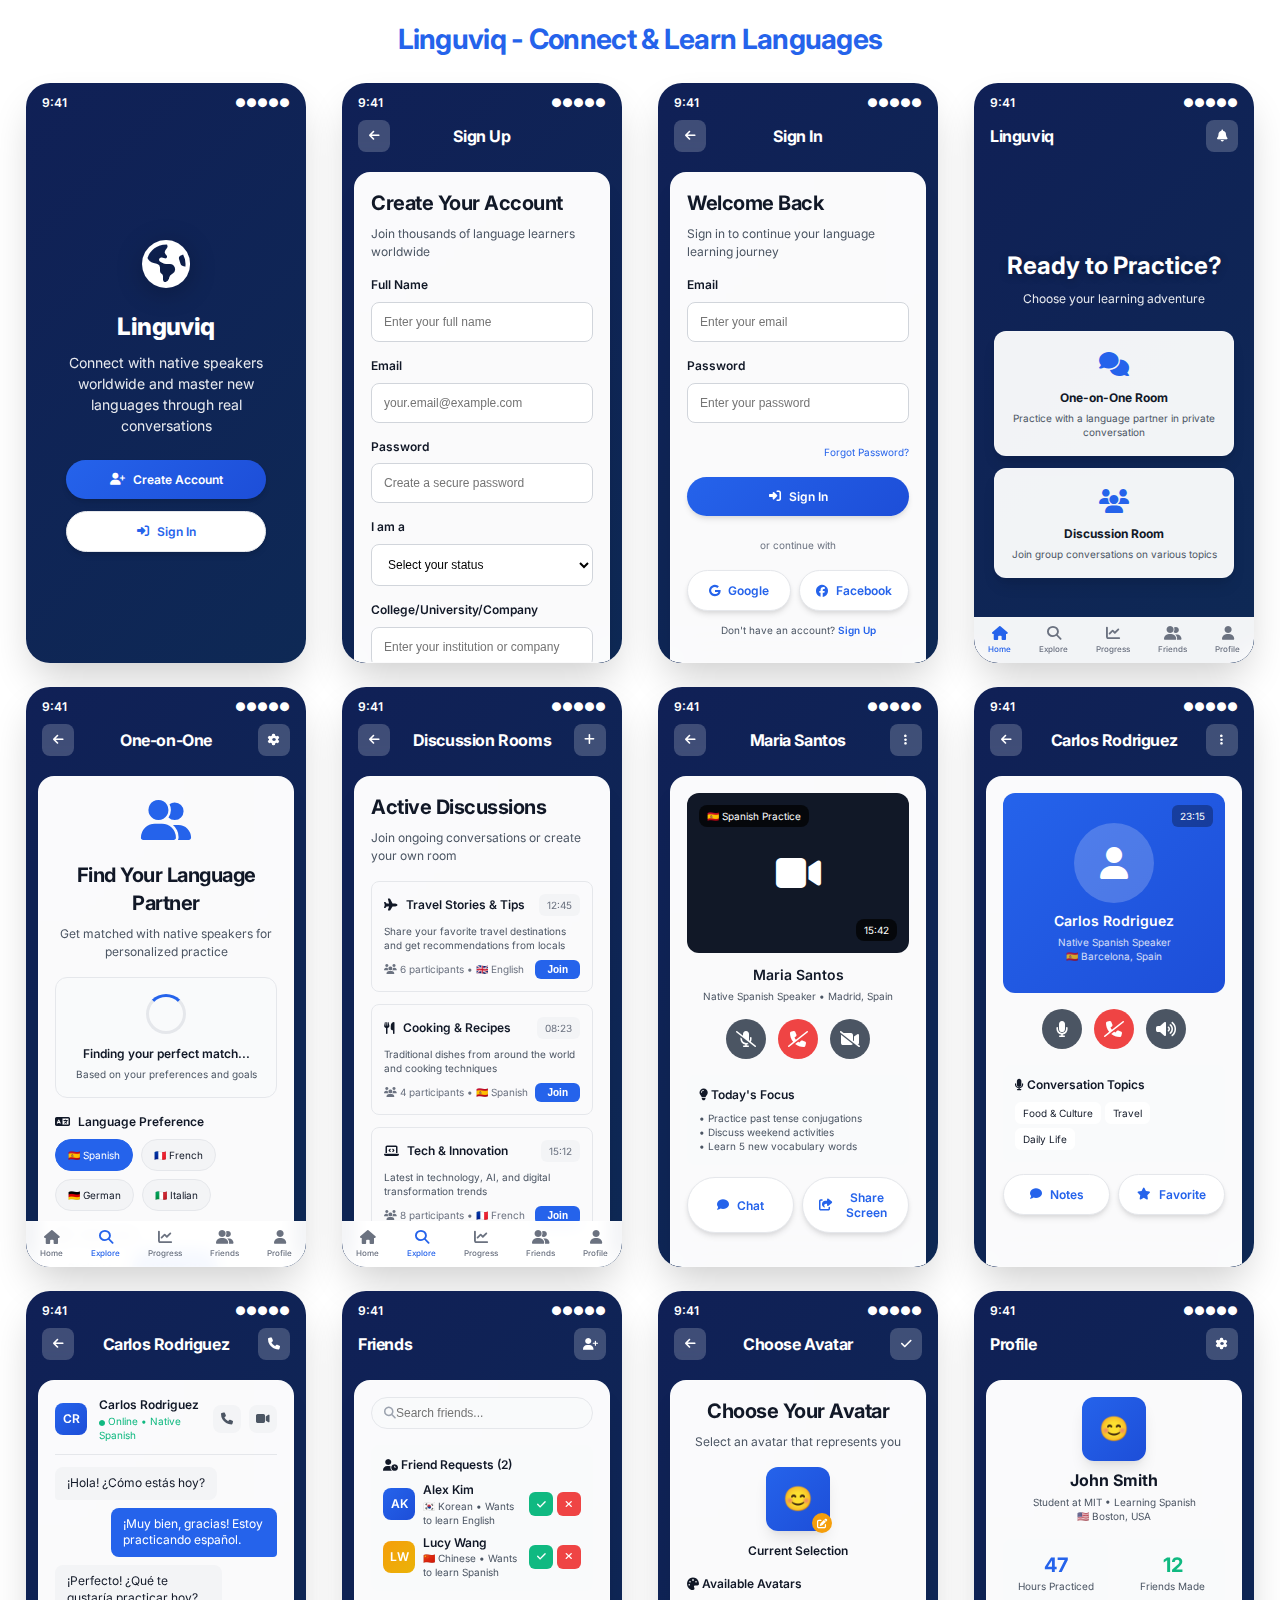
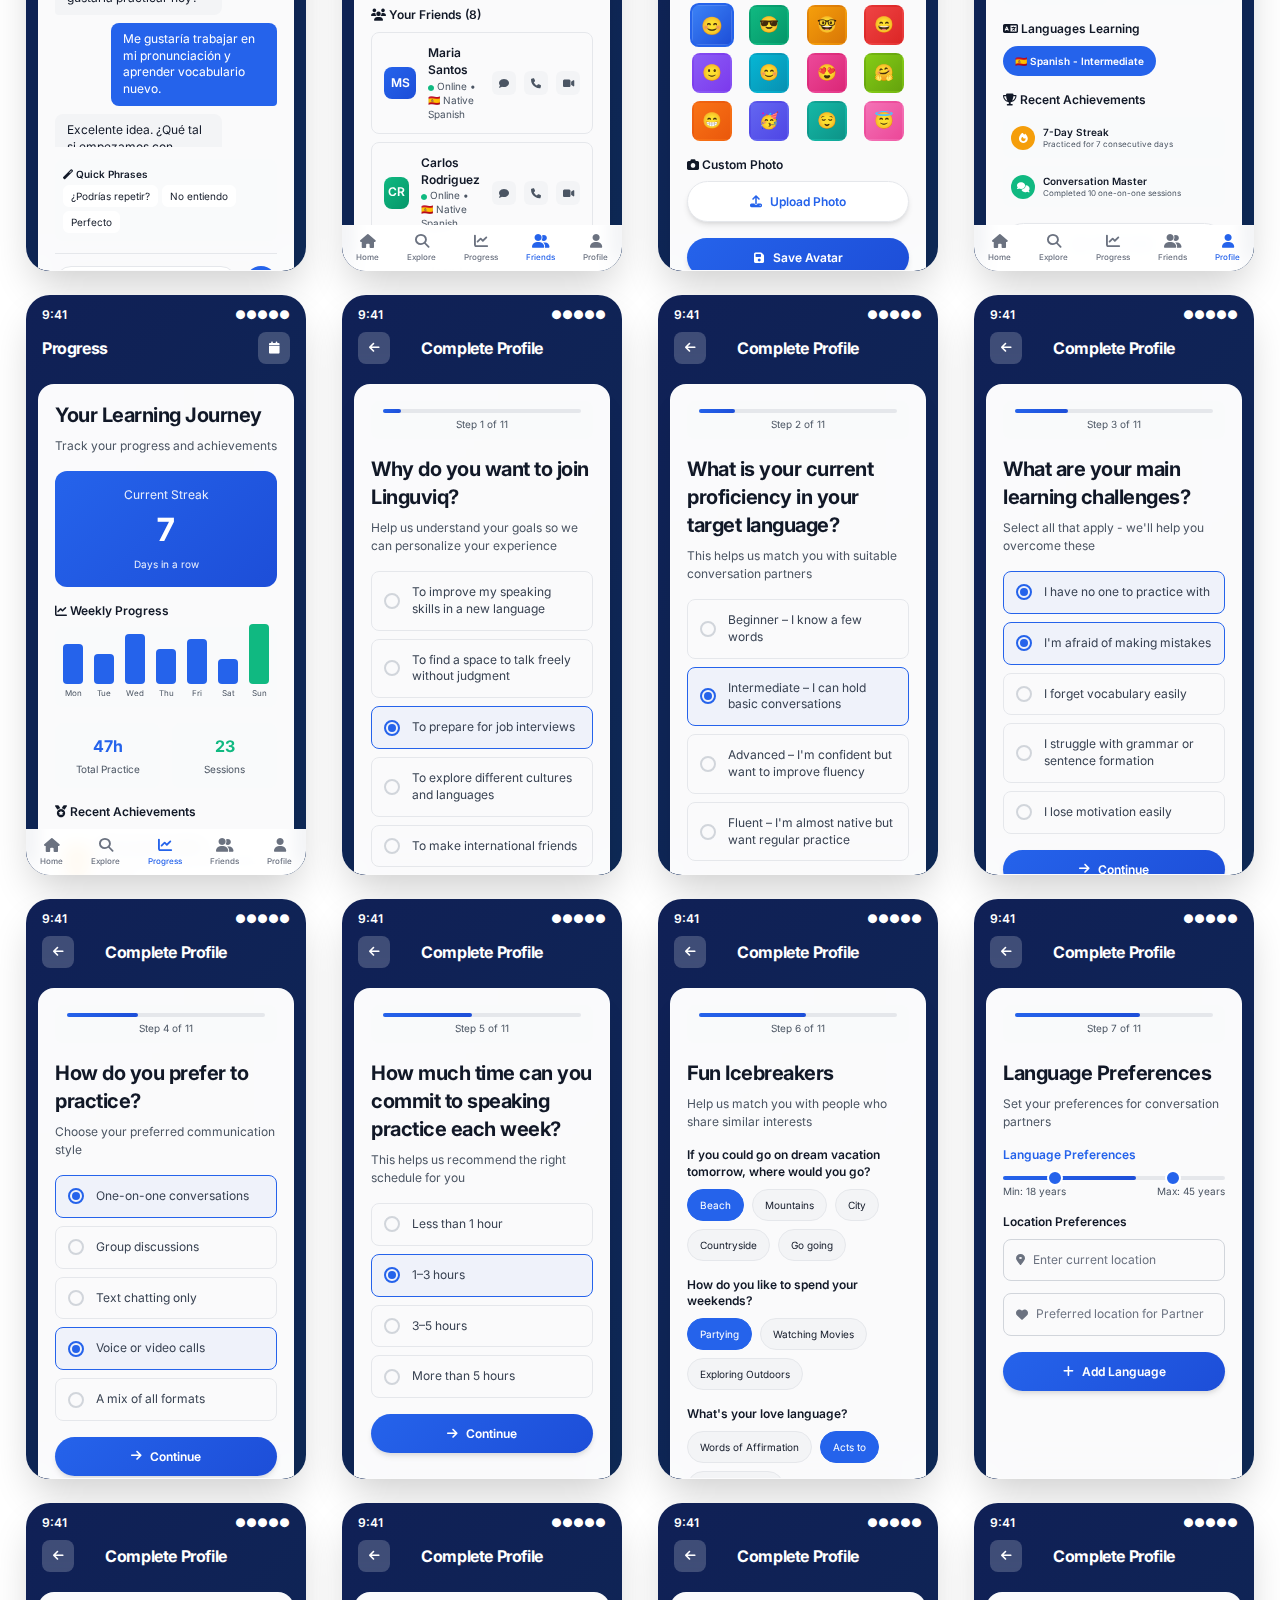
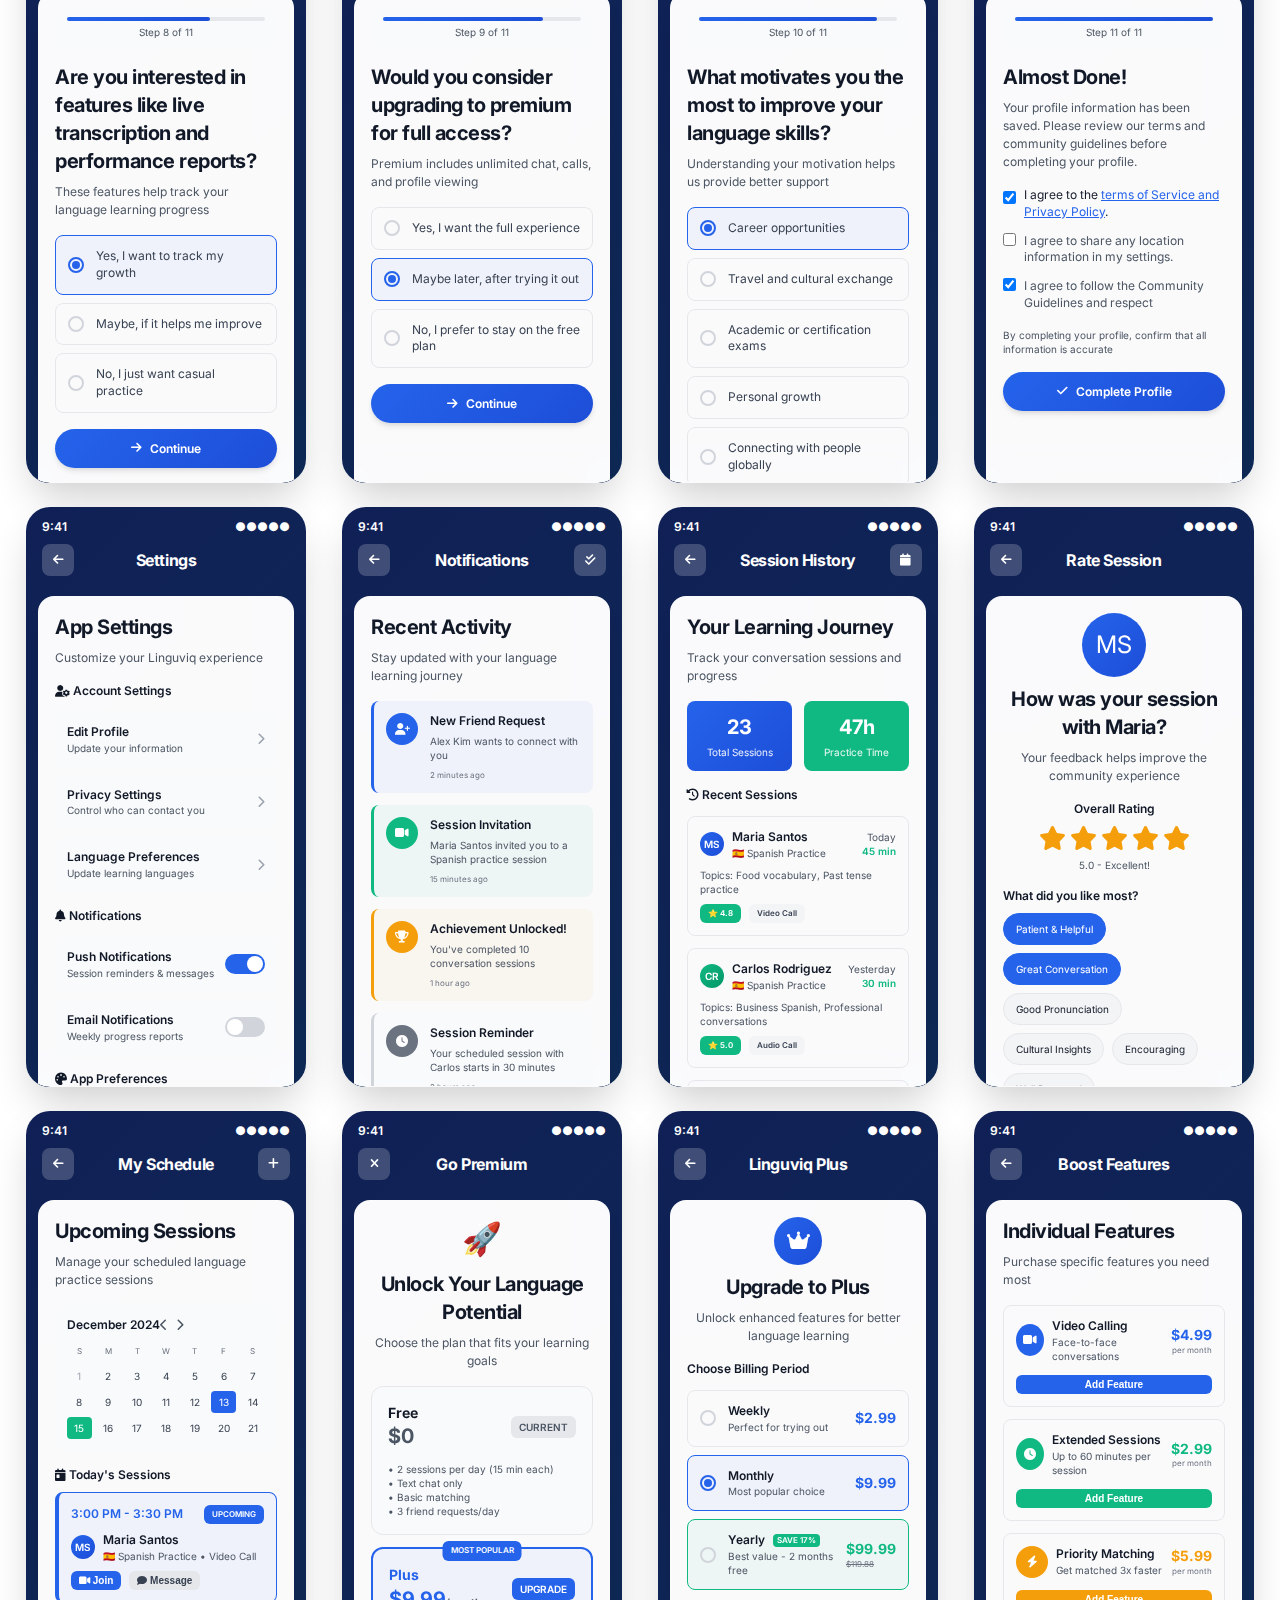
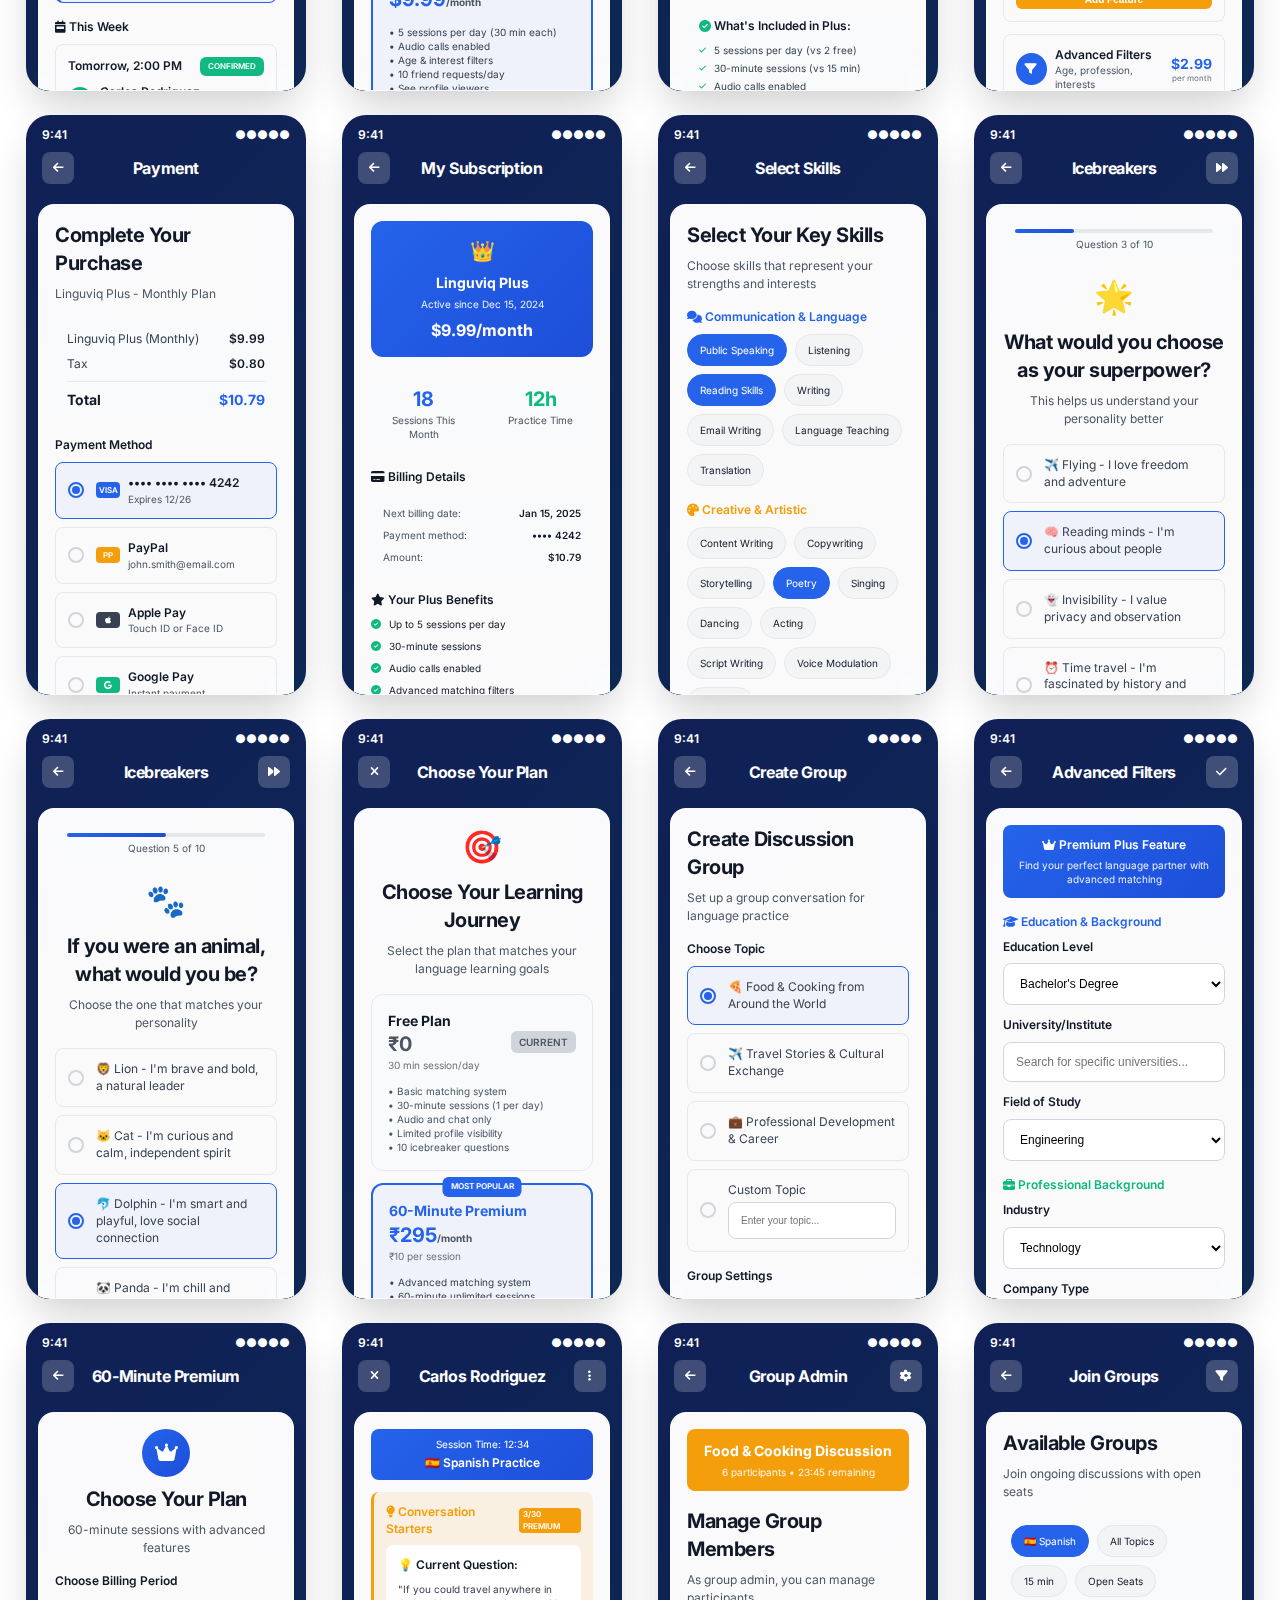
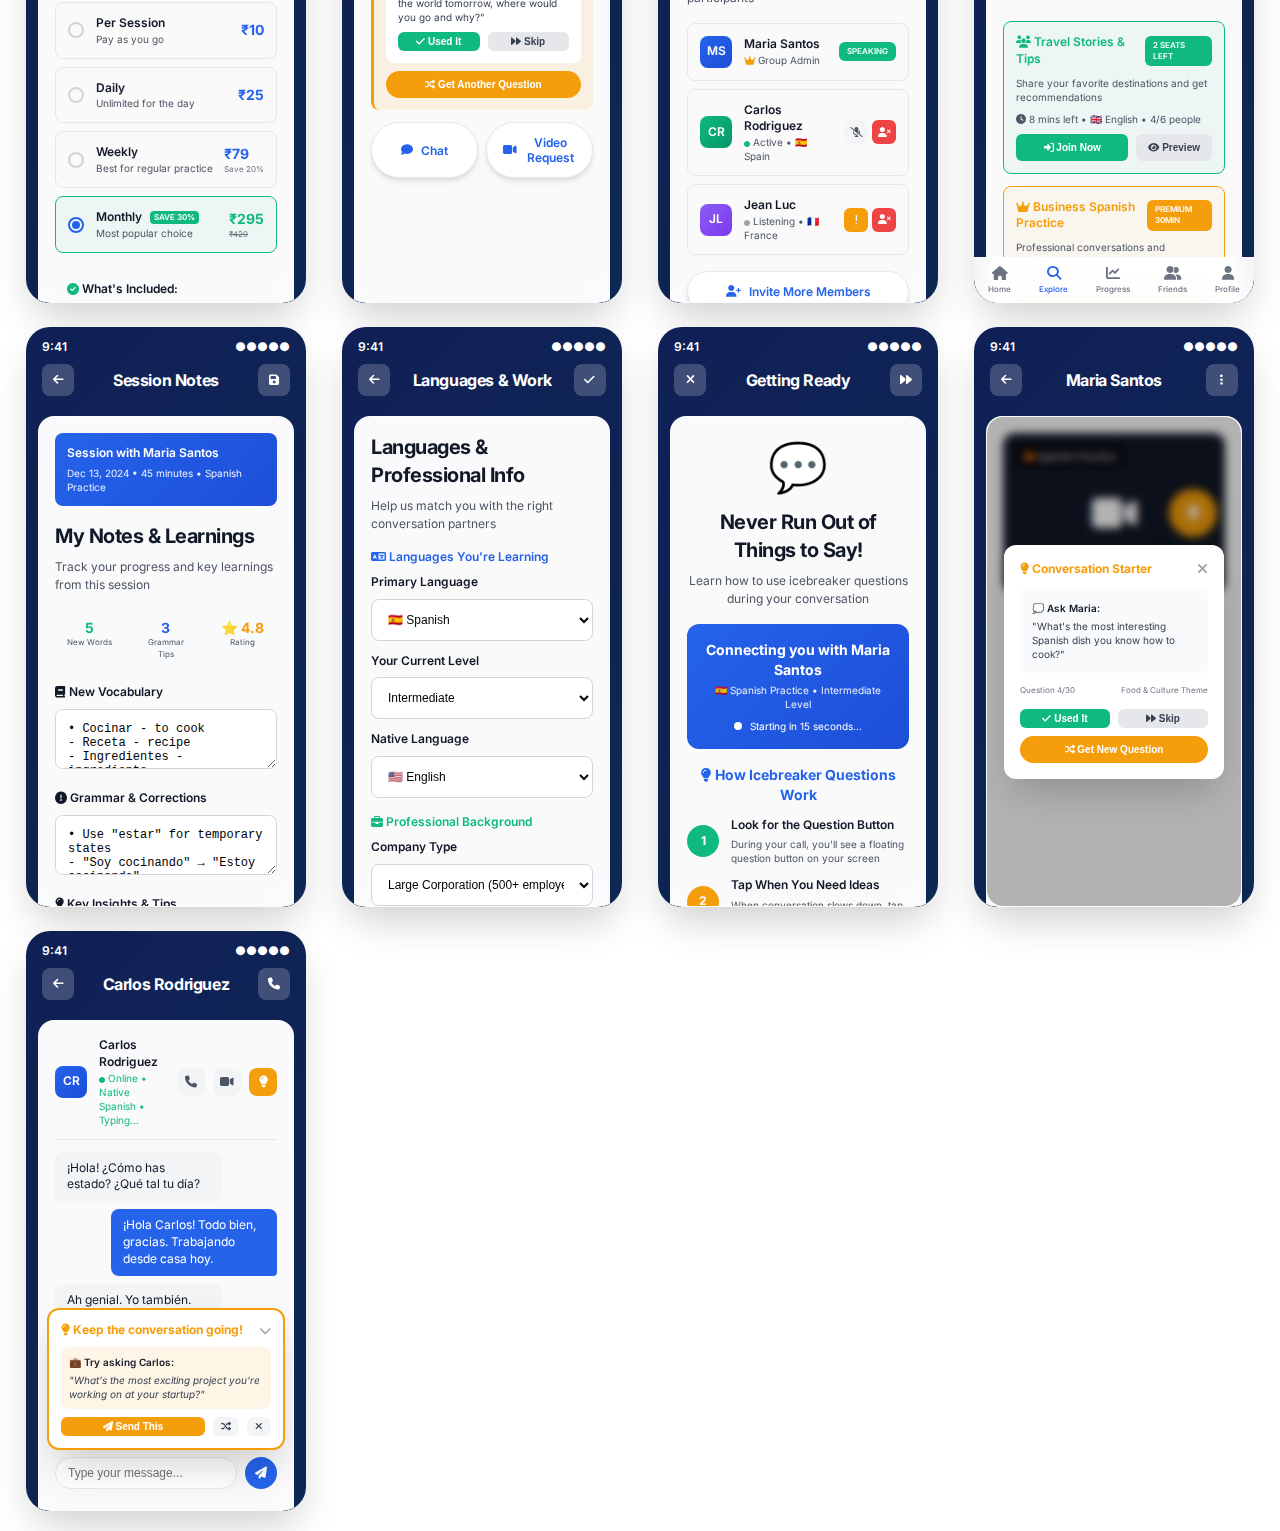
<file: New-Design-Updated.html>
<!DOCTYPE html>
<html lang="en">
<head>
    <meta charset="UTF-8">
    <meta name="viewport" content="width=device-width, initial-scale=1.0">
    <title>Linguviq App - Enhanced Design</title>
    <link href="https://fonts.googleapis.com/css2?family=Inter:wght@300;400;500;600;700;800&display=swap" rel="stylesheet">
    <link rel="stylesheet" href="https://cdnjs.cloudflare.com/ajax/libs/font-awesome/6.4.0/css/all.min.css">
    <style>
        :root {
            /* Single Blue Gradient Background */
            --gradient-bg: linear-gradient(135deg, #102056 0%, #0e2955 100%);
            --gradient-primary: linear-gradient(135deg, #2563EB 0%, #1D4ED8 100%);
            --gradient-light: linear-gradient(135deg, #3B82F6 0%, #60A5FA 100%);

            /* Colors */
            --primary: #2563EB;
            --primary-light: #3B82F6;
            --primary-dark: #1D4ED8;
            --secondary: #F59E0B;
            --success: #10B981;
            --error: #EF4444;
            --warning: #F59E0B;

            /* Neutrals */
            --white: #FFFFFF;
            --gray-50: #F9FAFB;
            --gray-100: #F3F4F6;
            --gray-200: #E5E7EB;
            --gray-300: #D1D5DB;
            --gray-400: #9CA3AF;
            --gray-500: #6B7280;
            --gray-600: #4B5563;
            --gray-700: #374151;
            --gray-800: #1F2937;
            --gray-900: #111827;

            /* Shadows */
            --shadow-xs: 0 1px 2px 0 rgba(0, 0, 0, 0.05);
            --shadow-sm: 0 1px 3px 0 rgba(0, 0, 0, 0.1), 0 1px 2px 0 rgba(0, 0, 0, 0.06);
            --shadow-md: 0 4px 6px -1px rgba(0, 0, 0, 0.1), 0 2px 4px -1px rgba(0, 0, 0, 0.06);
            --shadow-lg: 0 10px 15px -3px rgba(0, 0, 0, 0.1), 0 4px 6px -2px rgba(0, 0, 0, 0.05);
            --shadow-xl: 0 20px 25px -5px rgba(0, 0, 0, 0.1), 0 10px 10px -5px rgba(0, 0, 0, 0.04);
            --shadow-floating: 0 20px 40px -8px rgba(0, 0, 0, 0.2);

            /* Compact Spacing */
            --space-1: 0.25rem;  /* 4px */
            --space-2: 0.5rem;   /* 8px */
            --space-3: 0.75rem;  /* 12px */
            --space-4: 1rem;     /* 16px */
            --space-5: 1.25rem;  /* 20px */
            --space-6: 1.5rem;   /* 24px */

            /* Border Radius */
            --radius-sm: 0.25rem;
            --radius-md: 0.375rem;
            --radius-lg: 0.5rem;
            --radius-xl: 0.75rem;
            --radius-2xl: 1rem;
            --radius-3xl: 1.5rem;
            --radius-full: 9999px;

            /* Typography */
            --font-family: 'Inter', -apple-system, BlinkMacSystemFont, 'Segoe UI', Roboto, sans-serif;

            /* Effects */
            --blur-sm: blur(4px);
            --blur-md: blur(8px);
            --blur-lg: blur(16px);
        }
        
        * {
            margin: 0;
            padding: 0;
            box-sizing: border-box;
        }
        
        body {
            font-family: var(--font-family);
            background: white;
            color: var(--gray-900);
            line-height: 1.4;
            padding: var(--space-5);
            display: flex;
            flex-direction: column;
            align-items: center;
            min-height: 100vh;
        }
        
        h1 {
            color: var(--primary);
            font-size: 1.75rem;
            font-weight: 700;
            margin-bottom: var(--space-6);
            text-align: center;
            letter-spacing: -0.025em;
        }
        
        .screens-container {
            display: grid;
            grid-template-columns: repeat(auto-fit, minmax(280px, 1fr));
            gap: var(--space-6);
            max-width: 1400px;
            width: 100%;
        }
        
        .screen {
            width: 280px;
            height: 580px;
            border-radius: var(--radius-3xl);
            overflow: hidden;
            position: relative;
            transition: all 0.3s cubic-bezier(0.4, 0, 0.2, 1);
            justify-self: center;
            box-shadow: var(--shadow-floating);
        }
        
        .screen:hover {
            transform: translateY(-4px) scale(1.01);
        }
        
        .screen-content {
            height: 100%;
            display: flex;
            flex-direction: column;
            background: var(--gradient-bg);
            position: relative;
        }
        
        .status-bar {
            display: flex;
            justify-content: space-between;
            align-items: center;
            padding: var(--space-3) var(--space-4) var(--space-2) var(--space-4);
            font-size: 0.75rem;
            color: white;
            font-weight: 600;
        }
        
        .header {
            display: flex;
            justify-content: space-between;
            align-items: center;
            padding: 0 var(--space-4) var(--space-3) var(--space-4);
        }
        
        .logo {
            font-weight: 700;
            font-size: 1rem;
            color: white;
            letter-spacing: -0.025em;
        }
        
        .nav-button {
            background: rgba(255, 255, 255, 0.2);
            border: none;
            color: white;
            font-size: 0.75rem;
            border-radius: var(--radius-lg);
            width: 32px;
            height: 32px;
            display: flex;
            align-items: center;
            justify-content: center;
            backdrop-filter: var(--blur-sm);
            transition: all 0.2s ease;
            cursor: pointer;
        }
        
        .nav-button:hover {
            background: rgba(255, 255, 255, 0.3);
            transform: scale(1.05);
        }
        
        .floating-card {
            background: rgba(255, 255, 255, 0.98);
            backdrop-filter: var(--blur-lg);
            border-radius: var(--radius-2xl) var(--radius-2xl) 0 0;
            margin: var(--space-2) var(--space-3) 0 var(--space-3);
            padding: var(--space-4);
            box-shadow: var(--shadow-xl);
            border: 1px solid rgba(255, 255, 255, 0.2);
            flex: 1;
            overflow-y: auto;
            -ms-overflow-style: none;
            scrollbar-width: none;
        }
        
        .floating-card::-webkit-scrollbar {
            display: none;
        }
        
        .page-title {
            font-size: 1.25rem;
            font-weight: 700;
            margin-bottom: var(--space-2);
            color: var(--gray-900);
            letter-spacing: -0.025em;
        }
        
        .page-subtitle {
            font-size: 0.75rem;
            margin-bottom: var(--space-4);
            color: var(--gray-600);
            line-height: 1.5;
        }
        
        .button {
            background: var(--gradient-primary);
            color: white;
            border: none;
            padding: var(--space-3) var(--space-4);
            border-radius: var(--radius-full);
            font-weight: 600;
            font-size: 0.75rem;
            display: flex;
            align-items: center;
            justify-content: center;
            gap: var(--space-2);
            box-shadow: var(--shadow-md);
            transition: all 0.2s ease;
            cursor: pointer;
            font-family: var(--font-family);
            width: 100%;
        }
        
        .button:hover {
            transform: translateY(-1px);
            box-shadow: var(--shadow-lg);
        }
        
        .button-secondary {
            background: white;
            color: var(--primary);
            border: 1px solid var(--gray-200);
        }
        
        .button-secondary:hover {
            background: var(--gray-50);
        }
        
        .screen-title {
            text-align: center;
            margin-top: var(--space-2);
            font-size: 0.625rem;
            color: white;
            font-weight: 500;
            text-shadow: 0 2px 4px rgba(0, 0, 0, 0.3);
        }
        
        /* Welcome Screen */
        .welcome-hero {
            display: flex;
            flex-direction: column;
            align-items: center;
            justify-content: center;
            height: 100%;
            text-align: center;
            color: white;
            padding: var(--space-5);
        }
        
        .welcome-icon {
            font-size: 3rem;
            margin-bottom: var(--space-3);
            filter: drop-shadow(0 4px 12px rgba(0, 0, 0, 0.3));
        }
        
        .welcome-title {
            font-size: 1.5rem;
            font-weight: 800;
            margin-bottom: var(--space-2);
            letter-spacing: -0.025em;
        }
        
        .welcome-subtitle {
            font-size: 0.875rem;
            margin-bottom: var(--space-6);
            opacity: 0.9;
            line-height: 1.5;
            max-width: 220px;
        }
        
        .welcome-buttons {
            width: 100%;
            max-width: 200px;
            display: flex;
            flex-direction: column;
            gap: var(--space-3);
        }
        
        /* Enhanced Home Screen */
        .home-hero {
            display: flex;
            flex-direction: column;
            align-items: center;
            justify-content: center;
            height: 100%;
            padding: var(--space-4);
            color: white;
            text-align: center;
        }
        
        .home-title {
            font-size: 1.5rem;
            font-weight: 700;
            margin-bottom: var(--space-2);
            text-shadow: 0 2px 8px rgba(0, 0, 0, 0.3);
        }
        
        .home-subtitle {
            font-size: 0.75rem;
            margin-bottom: var(--space-6);
            opacity: 0.9;
        }
        
        .action-buttons {
            display: flex;
            flex-direction: column;
            gap: var(--space-3);
            width: 100%;
            max-width: 240px;
        }
        
        .action-card {
            background: rgba(255, 255, 255, 0.95);
            border-radius: var(--radius-xl);
            padding: var(--space-4);
            display: flex;
            flex-direction: column;
            align-items: center;
            text-align: center;
            box-shadow: var(--shadow-lg);
            transition: all 0.3s ease;
            cursor: pointer;
            border: 1px solid rgba(255, 255, 255, 0.2);
        }
        
        .action-card:hover {
            transform: translateY(-2px);
            box-shadow: var(--shadow-xl);
        }
        
        .action-icon {
            font-size: 1.5rem;
            color: var(--primary);
            margin-bottom: var(--space-2);
        }
        
        .action-title {
            font-size: 0.75rem;
            font-weight: 700;
            color: var(--gray-900);
            margin-bottom: var(--space-1);
        }
        
        .action-description {
            font-size: 0.625rem;
            color: var(--gray-600);
            line-height: 1.4;
        }

        /* One-on-One Room - Improved */
        .room-hero {
            text-align: center;
            margin-bottom: var(--space-4);
        }
        
        .room-icon {
            font-size: 2.5rem;
            color: var(--primary);
            margin-bottom: var(--space-3);
        }
        
        .matching-card {
            background: var(--gray-50);
            border-radius: var(--radius-xl);
            padding: var(--space-4);
            margin-bottom: var(--space-4);
            text-align: center;
            border: 1px solid var(--gray-200);
        }
        
        .matching-spinner {
            width: 40px;
            height: 40px;
            border: 3px solid var(--gray-200);
            border-top: 3px solid var(--primary);
            border-radius: 50%;
            animation: spin 1s linear infinite;
            margin: 0 auto var(--space-3);
        }
        
        @keyframes spin {
            0% { transform: rotate(0deg); }
            100% { transform: rotate(360deg); }
        }
        
        .filter-section {
            margin-bottom: var(--space-4);
        }
        
        .filter-title {
            font-size: 0.75rem;
            font-weight: 600;
            margin-bottom: var(--space-2);
            color: var(--gray-900);
            display: flex;
            align-items: center;
            gap: var(--space-2);
        }
        
        .filter-options {
            display: flex;
            flex-wrap: wrap;
            gap: var(--space-2);
        }
        
        .filter-chip {
            background: var(--gray-100);
            border: 1px solid var(--gray-200);
            border-radius: var(--radius-full);
            padding: var(--space-2) var(--space-3);
            font-size: 0.625rem;
            cursor: pointer;
            transition: all 0.2s ease;
        }
        
        .filter-chip:hover,
        .filter-chip.active {
            background: var(--primary);
            color: white;
            border-color: var(--primary);
        }

        /* Avatar Selection - Improved */
        .avatar-section {
            text-align: center;
            margin-bottom: var(--space-4);
        }
        
        .current-avatar {
            width: 64px;
            height: 64px;
            border-radius: var(--radius-xl);
            background: var(--gradient-primary);
            display: flex;
            align-items: center;
            justify-content: center;
            font-size: 1.5rem;
            color: white;
            margin: 0 auto var(--space-3);
            position: relative;
            cursor: pointer;
            transition: all 0.2s ease;
            box-shadow: var(--shadow-lg);
        }
        
        .current-avatar:hover {
            transform: scale(1.05);
        }
        
        .avatar-edit {
            position: absolute;
            bottom: -2px;
            right: -2px;
            width: 20px;
            height: 20px;
            background: var(--secondary);
            border-radius: 50%;
            display: flex;
            align-items: center;
            justify-content: center;
            color: white;
            font-size: 0.625rem;
        }
        
        .avatar-grid {
            display: grid;
            grid-template-columns: repeat(4, 1fr);
            gap: var(--space-2);
            margin-top: var(--space-3);
        }
        
        .avatar-option {
            width: 40px;
            height: 40px;
            border-radius: var(--radius-lg);
            display: flex;
            align-items: center;
            justify-content: center;
            font-size: 1rem;
            cursor: pointer;
            transition: all 0.2s ease;
            border: 2px solid transparent;
            justify-self: center;
        }
        
        .avatar-option:hover {
            transform: scale(1.1);
        }
        
        .avatar-option.selected {
            border-color: var(--primary);
            transform: scale(1.1);
        }

        /* Chat Interface */
        .chat-header {
            display: flex;
            align-items: center;
            gap: var(--space-3);
            padding-bottom: var(--space-3);
            border-bottom: 1px solid var(--gray-200);
            margin-bottom: var(--space-3);
        }
        
        .chat-avatar {
            width: 32px;
            height: 32px;
            border-radius: var(--radius-lg);
            background: var(--gradient-primary);
            display: flex;
            align-items: center;
            justify-content: center;
            color: white;
            font-weight: 600;
            font-size: 0.75rem;
        }
        
        .chat-info {
            flex: 1;
        }
        
        .chat-name {
            font-weight: 600;
            font-size: 0.75rem;
            color: var(--gray-900);
        }
        
        .chat-status {
            font-size: 0.625rem;
            color: var(--success);
        }
        
        .chat-actions {
            display: flex;
            gap: var(--space-2);
        }
        
        .chat-action {
            width: 28px;
            height: 28px;
            border-radius: var(--radius-lg);
            background: var(--gray-100);
            display: flex;
            align-items: center;
            justify-content: center;
            cursor: pointer;
            transition: all 0.2s ease;
            color: var(--gray-600);
            font-size: 0.75rem;
        }
        
        .chat-action:hover {
            background: var(--primary);
            color: white;
        }
        
        .chat-messages {
            flex: 1;
            display: flex;
            flex-direction: column;
            gap: var(--space-2);
            margin-bottom: var(--space-3);
            max-height: 280px;
            overflow-y: auto;
        }
        
        .message {
            max-width: 75%;
            padding: var(--space-2) var(--space-3);
            border-radius: var(--radius-lg);
            font-size: 0.75rem;
            line-height: 1.4;
        }
        
        .message-received {
            background: var(--gray-100);
            align-self: flex-start;
            border-bottom-left-radius: var(--radius-sm);
        }
        
        .message-sent {
            background: var(--primary);
            color: white;
            align-self: flex-end;
            border-bottom-right-radius: var(--radius-sm);
        }
        
        .chat-input {
            display: flex;
            gap: var(--space-2);
            padding-top: var(--space-3);
            border-top: 1px solid var(--gray-200);
        }
        
        .chat-input input {
            flex: 1;
            padding: var(--space-2) var(--space-3);
            border: 1px solid var(--gray-200);
            border-radius: var(--radius-full);
            font-size: 0.75rem;
            outline: none;
        }
        
        .send-button {
            width: 32px;
            height: 32px;
            background: var(--primary);
            border: none;
            border-radius: 50%;
            color: white;
            cursor: pointer;
            display: flex;
            align-items: center;
            justify-content: center;
            font-size: 0.75rem;
        }

        /* Form Styles */
        .form-group {
            margin-bottom: var(--space-4);
        }
        
        .form-label {
            display: block;
            font-size: 0.75rem;
            font-weight: 600;
            margin-bottom: var(--space-2);
            color: var(--gray-900);
        }
        
        .form-input {
            width: 100%;
            padding: var(--space-3);
            border: 1px solid var(--gray-300);
            border-radius: var(--radius-lg);
            font-size: 0.75rem;
            transition: all 0.2s ease;
        }
        
        .form-input:focus {
            outline: none;
            border-color: var(--primary);
            box-shadow: 0 0 0 3px rgba(37, 99, 235, 0.1);
        }
        
        .form-select {
            width: 100%;
            padding: var(--space-3);
            border: 1px solid var(--gray-300);
            border-radius: var(--radius-lg);
            font-size: 0.75rem;
            background: white;
            cursor: pointer;
        }

        /* Friends List */
        .search-bar {
            display: flex;
            align-items: center;
            background: var(--gray-50);
            border: 1px solid var(--gray-200);
            border-radius: var(--radius-full);
            padding: var(--space-2) var(--space-3);
            margin-bottom: var(--space-4);
        }
        
        .search-bar input {
            flex: 1;
            border: none;
            background: transparent;
            outline: none;
            font-size: 0.75rem;
        }
        
        .search-bar i {
            color: var(--gray-400);
            font-size: 0.75rem;
        }
        
        .friend-card {
            display: flex;
            align-items: center;
            gap: var(--space-3);
            padding: var(--space-3);
            border: 1px solid var(--gray-200);
            border-radius: var(--radius-lg);
            margin-bottom: var(--space-2);
            transition: all 0.2s ease;
        }
        
        .friend-card:hover {
            border-color: var(--primary);
            box-shadow: var(--shadow-sm);
        }
        
        .friend-avatar {
            width: 32px;
            height: 32px;
            border-radius: var(--radius-lg);
            background: var(--gradient-primary);
            display: flex;
            align-items: center;
            justify-content: center;
            color: white;
            font-weight: 600;
            font-size: 0.75rem;
        }
        
        .friend-info {
            flex: 1;
        }
        
        .friend-name {
            font-weight: 600;
            font-size: 0.75rem;
            color: var(--gray-900);
        }
        
        .friend-status {
            font-size: 0.625rem;
            color: var(--gray-600);
        }
        
        .friend-actions {
            display: flex;
            gap: var(--space-2);
        }
        
        .friend-action {
            width: 24px;
            height: 24px;
            border-radius: var(--radius-md);
            background: var(--gray-100);
            display: flex;
            align-items: center;
            justify-content: center;
            cursor: pointer;
            transition: all 0.2s ease;
            color: var(--gray-600);
            font-size: 0.625rem;
        }
        
        .friend-action:hover {
            background: var(--primary);
            color: white;
        }

        /* Tab Bar */
        .tab-bar {
            position: absolute;
            bottom: 0;
            left: 0;
            right: 0;
            display: flex;
            justify-content: space-around;
            background: rgba(255, 255, 255, 0.95);
            backdrop-filter: var(--blur-md);
            padding: var(--space-2) 0;
            border-top: 1px solid rgba(255, 255, 255, 0.2);
        }
        
        .tab {
            display: flex;
            flex-direction: column;
            align-items: center;
            font-size: 0.5rem;
            color: var(--gray-500);
            transition: all 0.2s ease;
            cursor: pointer;
            font-weight: 500;
        }
        
        .tab i {
            font-size: 0.875rem;
            margin-bottom: var(--space-1);
        }
        
        .tab.active {
            color: var(--primary);
        }
        
        /* Video Call Interface */
        .video-container {
            background: var(--gray-900);
            border-radius: var(--radius-xl);
            height: 160px;
            margin-bottom: var(--space-3);
            display: flex;
            align-items: center;
            justify-content: center;
            color: white;
            font-size: 2.5rem;
            position: relative;
        }
        
        .video-controls {
            display: flex;
            justify-content: center;
            gap: var(--space-3);
            margin: var(--space-4) 0;
        }
        
        .video-control {
            width: 40px;
            height: 40px;
            border-radius: 50%;
            display: flex;
            align-items: center;
            justify-content: center;
            color: white;
            cursor: pointer;
            transition: all 0.2s ease;
            font-size: 1rem;
        }
        
        .control-mute {
            background: var(--gray-600);
        }
        
        .control-end {
            background: var(--error);
        }
        
        .control-camera {
            background: var(--gray-600);
        }
        
        .video-control:hover {
            transform: scale(1.1);
        }

        /* Discussion Room */
        .room-list {
            display: flex;
            flex-direction: column;
            gap: var(--space-3);
        }
        
        .room-card {
            border: 1px solid var(--gray-200);
            border-radius: var(--radius-lg);
            padding: var(--space-3);
            transition: all 0.2s ease;
            cursor: pointer;
        }
        
        .room-card:hover {
            border-color: var(--primary);
            box-shadow: var(--shadow-sm);
        }
        
        .room-header {
            display: flex;
            justify-content: space-between;
            align-items: center;
            margin-bottom: var(--space-2);
        }
        
        .room-title {
            font-weight: 600;
            font-size: 0.75rem;
            color: var(--gray-900);
            display: flex;
            align-items: center;
            gap: var(--space-2);
        }
        
        .room-time {
            font-size: 0.625rem;
            color: var(--gray-500);
            background: var(--gray-100);
            padding: var(--space-1) var(--space-2);
            border-radius: var(--radius-md);
        }
        
        .room-description {
            font-size: 0.625rem;
            color: var(--gray-600);
            margin-bottom: var(--space-2);
            line-height: 1.4;
        }
        
        .room-footer {
            display: flex;
            justify-content: space-between;
            align-items: center;
        }
        
        .room-participants {
            font-size: 0.625rem;
            color: var(--gray-500);
        }
        
        .join-btn {
            background: var(--primary);
            color: white;
            border: none;
            padding: var(--space-1) var(--space-3);
            border-radius: var(--radius-md);
            font-size: 0.625rem;
            cursor: pointer;
            font-weight: 600;
        }

        /* Audio Call */
        .audio-container {
            background: var(--gradient-primary);
            border-radius: var(--radius-xl);
            height: 200px;
            margin-bottom: var(--space-4);
            display: flex;
            flex-direction: column;
            align-items: center;
            justify-content: center;
            color: white;
            text-align: center;
            position: relative;
        }

        .audio-avatar {
            width: 80px;
            height: 80px;
            border-radius: 50%;
            background: rgba(255, 255, 255, 0.2);
            display: flex;
            align-items: center;
            justify-content: center;
            font-size: 2rem;
            margin-bottom: var(--space-2);
            animation: pulse 2s infinite;
        }

        @keyframes pulse {
            0% { transform: scale(1); }
            50% { transform: scale(1.05); }
            100% { transform: scale(1); }
        }

        .call-timer {
            position: absolute;
            top: var(--space-3);
            right: var(--space-3);
            background: rgba(0, 0, 0, 0.3);
            padding: var(--space-1) var(--space-2);
            border-radius: var(--radius-md);
            font-size: 0.625rem;
        }

        /* Onboarding Styles */
        .option-list {
            display: flex;
            flex-direction: column;
            gap: var(--space-2);
            margin-bottom: var(--space-4);
        }
        
        .option-item {
            display: flex;
            align-items: center;
            gap: var(--space-3);
            padding: var(--space-3);
            border: 1px solid var(--gray-200);
            border-radius: var(--radius-lg);
            cursor: pointer;
            transition: all 0.2s ease;
        }
        
        .option-item:hover {
            border-color: var(--primary-light);
        }
        
        .option-item.selected {
            border-color: var(--primary);
            background: rgba(37, 99, 235, 0.05);
        }
        
        .option-radio {
            width: 16px;
            height: 16px;
            border: 2px solid var(--gray-300);
            border-radius: 50%;
            position: relative;
            flex-shrink: 0;
        }
        
        .option-item.selected .option-radio {
            border-color: var(--primary);
        }
        
        .option-item.selected .option-radio::after {
            content: '';
            position: absolute;
            top: 50%;
            left: 50%;
            transform: translate(-50%, -50%);
            width: 8px;
            height: 8px;
            background: var(--primary);
            border-radius: 50%;
        }
        
        .option-text {
            font-size: 0.75rem;
            color: var(--gray-700);
            line-height: 1.4;
        }
    </style>
</head>
<body>
    <h1>Linguviq - Connect & Learn Languages</h1>
    
    <div class="screens-container">
        <!-- Welcome Screen -->
        <div class="screen">
            <div class="screen-content">
                <div class="status-bar">
                    <span>9:41</span>
                    <span>●●●●●</span>
                </div>
                
                <div class="welcome-hero">
                    <div class="welcome-icon">
                        <i class="fas fa-globe-americas"></i>
                    </div>
                    <div class="welcome-title">Linguviq</div>
                    <div class="welcome-subtitle">Connect with native speakers worldwide and master new languages through real conversations</div>
                    
                    <div class="welcome-buttons">
                        <button class="button">
                            <i class="fas fa-user-plus"></i>
                            Create Account
                        </button>
                        <button class="button button-secondary">
                            <i class="fas fa-sign-in-alt"></i>
                            Sign In
                        </button>
                    </div>
                </div>
            </div>
            <div class="screen-title">Welcome Screen</div>
        </div>

        <!-- Sign Up Screen -->
        <div class="screen">
            <div class="screen-content">
                <div class="status-bar">
                    <span>9:41</span>
                    <span>●●●●●</span>
                </div>
                
                <div class="header">
                    <button class="nav-button">
                        <i class="fas fa-arrow-left"></i>
                    </button>
                    <div class="logo">Sign Up</div>
                    <div style="width: 32px;"></div>
                </div>
                
                <div class="floating-card">
                    <div class="page-title">Create Your Account</div>
                    <div class="page-subtitle">Join thousands of language learners worldwide</div>
                    
                    <div class="form-group">
                        <label class="form-label">Full Name</label>
                        <input type="text" class="form-input" placeholder="Enter your full name">
                    </div>
                    
                    <div class="form-group">
                        <label class="form-label">Email</label>
                        <input type="email" class="form-input" placeholder="your.email@example.com">
                    </div>
                    
                    <div class="form-group">
                        <label class="form-label">Password</label>
                        <input type="password" class="form-input" placeholder="Create a secure password">
                    </div>
                    
                    <div class="form-group">
                        <label class="form-label">I am a</label>
                        <select class="form-select">
                            <option>Select your status</option>
                            <option>Student</option>
                            <option>Working Professional</option>
                            <option>Graduate Student</option>
                            <option>Freelancer</option>
                            <option>Other</option>
                        </select>
                    </div>
                    
                    <div class="form-group">
                        <label class="form-label">College/University/Company</label>
                        <input type="text" class="form-input" placeholder="Enter your institution or company">
                    </div>
                    
                    <button class="button">
                        <i class="fas fa-user-plus"></i>
                        Create Account
                    </button>
                    
                    <div style="text-align: center; margin-top: var(--space-3); font-size: 0.625rem; color: var(--gray-600);">
                        Already have an account? <span style="color: var(--primary); cursor: pointer; font-weight: 600;">Sign In</span>
                    </div>
                </div>
            </div>
            <div class="screen-title">Sign Up</div>
        </div>

        <!-- Sign In Screen -->
        <div class="screen">
            <div class="screen-content">
                <div class="status-bar">
                    <span>9:41</span>
                    <span>●●●●●</span>
                </div>
                
                <div class="header">
                    <button class="nav-button">
                        <i class="fas fa-arrow-left"></i>
                    </button>
                    <div class="logo">Sign In</div>
                    <div style="width: 32px;"></div>
                </div>
                
                <div class="floating-card">
                    <div class="page-title">Welcome Back</div>
                    <div class="page-subtitle">Sign in to continue your language learning journey</div>
                    
                    <div class="form-group">
                        <label class="form-label">Email</label>
                        <input type="email" class="form-input" placeholder="Enter your email">
                    </div>
                    
                    <div class="form-group">
                        <label class="form-label">Password</label>
                        <input type="password" class="form-input" placeholder="Enter your password">
                    </div>
                    
                    <div style="text-align: right; margin-bottom: var(--space-4);">
                        <span style="font-size: 0.625rem; color: var(--primary); cursor: pointer;">Forgot Password?</span>
                    </div>
                    
                    <button class="button">
                        <i class="fas fa-sign-in-alt"></i>
                        Sign In
                    </button>
                    
                    <div style="text-align: center; margin: var(--space-4) 0;">
                        <span style="font-size: 0.625rem; color: var(--gray-500);">or continue with</span>
                    </div>
                    
                    <div style="display: flex; gap: var(--space-2);">
                        <button class="button button-secondary" style="flex: 1;">
                            <i class="fab fa-google"></i>
                            Google
                        </button>
                        <button class="button button-secondary" style="flex: 1;">
                            <i class="fab fa-facebook"></i>
                            Facebook
                        </button>
                    </div>
                    
                    <div style="text-align: center; margin-top: var(--space-3); font-size: 0.625rem; color: var(--gray-600);">
                        Don't have an account? <span style="color: var(--primary); cursor: pointer; font-weight: 600;">Sign Up</span>
                    </div>
                </div>
            </div>
            <div class="screen-title">Sign In</div>
        </div>

        <!-- Enhanced Home Screen -->
        <div class="screen">
            <div class="screen-content">
                <div class="status-bar">
                    <span>9:41</span>
                    <span>●●●●●</span>
                </div>
                
                <div class="header">
                    <div class="logo">Linguviq</div>
                    <button class="nav-button">
                        <i class="fas fa-bell"></i>
                    </button>
                </div>
                
                <div class="home-hero">
                    <div class="home-title">Ready to Practice?</div>
                    <div class="home-subtitle">Choose your learning adventure</div>
                    
                    <div class="action-buttons">
                        <div class="action-card">
                            <div class="action-icon">
                                <i class="fas fa-comments"></i>
                            </div>
                            <div class="action-title">One-on-One Room</div>
                            <div class="action-description">Practice with a language partner in private conversation</div>
                        </div>
                        
                        <div class="action-card">
                            <div class="action-icon">
                                <i class="fas fa-users"></i>
                            </div>
                            <div class="action-title">Discussion Room</div>
                            <div class="action-description">Join group conversations on various topics</div>
                        </div>
                    </div>
                </div>
                
                <div class="tab-bar">
                    <div class="tab active">
                        <i class="fas fa-home"></i>
                        <span>Home</span>
                    </div>
                    <div class="tab">
                        <i class="fas fa-search"></i>
                        <span>Explore</span>
                    </div>
                    <div class="tab">
                        <i class="fas fa-chart-line"></i>
                        <span>Progress</span>
                    </div>
                    <div class="tab">
                        <i class="fas fa-user-friends"></i>
                        <span>Friends</span>
                    </div>
                    <div class="tab">
                        <i class="fas fa-user"></i>
                        <span>Profile</span>
                    </div>
                </div>
            </div>
            <div class="screen-title">Home Screen</div>
        </div>

        <!-- Improved One-on-One Room -->
        <div class="screen">
            <div class="screen-content">
                <div class="status-bar">
                    <span>9:41</span>
                    <span>●●●●●</span>
                </div>
                
                <div class="header">
                    <button class="nav-button">
                        <i class="fas fa-arrow-left"></i>
                    </button>
                    <div class="logo">One-on-One</div>
                    <button class="nav-button">
                        <i class="fas fa-cog"></i>
                    </button>
                </div>
                
                <div class="floating-card">
                    <div class="room-hero">
                        <div class="room-icon">
                            <i class="fas fa-user-friends"></i>
                        </div>
                        <div class="page-title">Find Your Language Partner</div>
                        <div class="page-subtitle">Get matched with native speakers for personalized practice</div>
                    </div>
                    
                    <div class="matching-card">
                        <div class="matching-spinner"></div>
                        <div style="font-size: 0.75rem; font-weight: 600; margin-bottom: var(--space-1);">Finding your perfect match...</div>
                        <div style="font-size: 0.625rem; color: var(--gray-600);">Based on your preferences and goals</div>
                    </div>
                    
                    <div class="filter-section">
                        <div class="filter-title">
                            <i class="fas fa-language"></i>
                            Language Preference
                        </div>
                        <div class="filter-options">
                            <div class="filter-chip active">🇪🇸 Spanish</div>
                            <div class="filter-chip">🇫🇷 French</div>
                            <div class="filter-chip">🇩🇪 German</div>
                            <div class="filter-chip">🇮🇹 Italian</div>
                        </div>
                    </div>
                    
                    <div class="filter-section">
                        <div class="filter-title">
                            <i class="fas fa-graduation-cap"></i>
                            Skill Level
                        </div>
                        <div class="filter-options">
                            <div class="filter-chip">Beginner</div>
                            <div class="filter-chip active">Intermediate</div>
                            <div class="filter-chip">Advanced</div>
                        </div>
                    </div>
                    
                    <div class="filter-section">
                        <div class="filter-title">
                            <i class="fas fa-clock"></i>
                            Session Duration
                        </div>
                        <div class="filter-options">
                            <div class="filter-chip">15 min</div>
                            <div class="filter-chip active">30 min</div>
                            <div class="filter-chip">45 min</div>
                            <div class="filter-chip">60 min</div>
                        </div>
                    </div>
                    
                    <button class="button">
                        <i class="fas fa-search"></i>
                        Start Matching
                    </button>
                </div>
                
                <div class="tab-bar">
                    <div class="tab">
                        <i class="fas fa-home"></i>
                        <span>Home</span>
                    </div>
                    <div class="tab active">
                        <i class="fas fa-search"></i>
                        <span>Explore</span>
                    </div>
                    <div class="tab">
                        <i class="fas fa-chart-line"></i>
                        <span>Progress</span>
                    </div>
                    <div class="tab">
                        <i class="fas fa-user-friends"></i>
                        <span>Friends</span>
                    </div>
                    <div class="tab">
                        <i class="fas fa-user"></i>
                        <span>Profile</span>
                    </div>
                </div>
            </div>
            <div class="screen-title">One-on-One Room</div>
        </div>

        <!-- Discussion Room -->
        <div class="screen">
            <div class="screen-content">
                <div class="status-bar">
                    <span>9:41</span>
                    <span>●●●●●</span>
                </div>
                
                <div class="header">
                    <button class="nav-button">
                        <i class="fas fa-arrow-left"></i>
                    </button>
                    <div class="logo">Discussion Rooms</div>
                    <button class="nav-button">
                        <i class="fas fa-plus"></i>
                    </button>
                </div>
                
                <div class="floating-card">
                    <div class="page-title">Active Discussions</div>
                    <div class="page-subtitle">Join ongoing conversations or create your own room</div>
                    
                    <div class="room-list">
                        <div class="room-card">
                            <div class="room-header">
                                <div class="room-title">
                                    <i class="fas fa-plane"></i>
                                    Travel Stories & Tips
                                </div>
                                <div class="room-time">12:45</div>
                            </div>
                            <div class="room-description">Share your favorite travel destinations and get recommendations from locals</div>
                            <div class="room-footer">
                                <div class="room-participants">
                                    <i class="fas fa-users"></i>
                                    6 participants • 🇬🇧 English
                                </div>
                                <button class="join-btn">Join</button>
                            </div>
                        </div>
                        
                        <div class="room-card">
                            <div class="room-header">
                                <div class="room-title">
                                    <i class="fas fa-utensils"></i>
                                    Cooking & Recipes
                                </div>
                                <div class="room-time">08:23</div>
                            </div>
                            <div class="room-description">Traditional dishes from around the world and cooking techniques</div>
                            <div class="room-footer">
                                <div class="room-participants">
                                    <i class="fas fa-users"></i>
                                    4 participants • 🇪🇸 Spanish
                                </div>
                                <button class="join-btn">Join</button>
                            </div>
                        </div>
                        
                        <div class="room-card">
                            <div class="room-header">
                                <div class="room-title">
                                    <i class="fas fa-laptop-code"></i>
                                    Tech & Innovation
                                </div>
                                <div class="room-time">15:12</div>
                            </div>
                            <div class="room-description">Latest in technology, AI, and digital transformation trends</div>
                            <div class="room-footer">
                                <div class="room-participants">
                                    <i class="fas fa-users"></i>
                                    8 participants • 🇫🇷 French
                                </div>
                                <button class="join-btn">Join</button>
                            </div>
                        </div>
                        
                        <div class="room-card">
                            <div class="room-header">
                                <div class="room-title">
                                    <i class="fas fa-dumbbell"></i>
                                    Health & Fitness
                                </div>
                                <div class="room-time">05:38</div>
                            </div>
                            <div class="room-description">Workout routines, healthy recipes, and wellness tips</div>
                            <div class="room-footer">
                                <div class="room-participants">
                                    <i class="fas fa-users"></i>
                                    3 participants • 🇩🇪 German
                                </div>
                                <button class="join-btn">Join</button>
                            </div>
                        </div>
                    </div>
                    
                    <button class="button" style="margin-top: var(--space-3);">
                        <i class="fas fa-plus"></i>
                        Create New Room
                    </button>
                </div>
                
                <div class="tab-bar">
                    <div class="tab">
                        <i class="fas fa-home"></i>
                        <span>Home</span>
                    </div>
                    <div class="tab active">
                        <i class="fas fa-search"></i>
                        <span>Explore</span>
                    </div>
                    <div class="tab">
                        <i class="fas fa-chart-line"></i>
                        <span>Progress</span>
                    </div>
                    <div class="tab">
                        <i class="fas fa-user-friends"></i>
                        <span>Friends</span>
                    </div>
                    <div class="tab">
                        <i class="fas fa-user"></i>
                        <span>Profile</span>
                    </div>
                </div>
            </div>
            <div class="screen-title">Discussion Rooms</div>
        </div>

        <!-- Video Call Interface -->
        <div class="screen">
            <div class="screen-content">
                <div class="status-bar">
                    <span>9:41</span>
                    <span>●●●●●</span>
                </div>
                
                <div class="header">
                    <button class="nav-button">
                        <i class="fas fa-arrow-left"></i>
                    </button>
                    <div class="logo">Maria Santos</div>
                    <button class="nav-button">
                        <i class="fas fa-ellipsis-v"></i>
                    </button>
                </div>
                
                <div class="floating-card">
                    <div class="video-container">
                        <i class="fas fa-video"></i>
                        <div style="position: absolute; bottom: var(--space-3); right: var(--space-3); background: rgba(0, 0, 0, 0.7); border-radius: var(--radius-lg); padding: var(--space-1) var(--space-2); font-size: 0.625rem;">
                            15:42
                        </div>
                        <div style="position: absolute; top: var(--space-3); left: var(--space-3); background: rgba(0, 0, 0, 0.7); border-radius: var(--radius-lg); padding: var(--space-1) var(--space-2); font-size: 0.625rem;">
                            🇪🇸 Spanish Practice
                        </div>
                    </div>
                    
                    <div style="text-align: center; margin-bottom: var(--space-3);">
                        <div style="font-size: 0.875rem; font-weight: 600; margin-bottom: var(--space-1);">Maria Santos</div>
                        <div style="font-size: 0.625rem; color: var(--gray-600);">Native Spanish Speaker • Madrid, Spain</div>
                    </div>
                    
                    <div class="video-controls">
                        <div class="video-control control-mute">
                            <i class="fas fa-microphone-slash"></i>
                        </div>
                        <div class="video-control control-end">
                            <i class="fas fa-phone-slash"></i>
                        </div>
                        <div class="video-control control-camera">
                            <i class="fas fa-video-slash"></i>
                        </div>
                    </div>
                    
                    <div style="background: var(--gray-50); border-radius: var(--radius-lg); padding: var(--space-3); margin-bottom: var(--space-3);">
                        <div style="font-size: 0.75rem; font-weight: 600; margin-bottom: var(--space-2);">
                            <i class="fas fa-lightbulb"></i>
                            Today's Focus
                        </div>
                        <div style="font-size: 0.625rem; color: var(--gray-600); line-height: 1.4;">
                            • Practice past tense conjugations<br>
                            • Discuss weekend activities<br>
                            • Learn 5 new vocabulary words
                        </div>
                    </div>
                    
                    <div style="display: flex; gap: var(--space-2);">
                        <button class="button button-secondary" style="flex: 1;">
                            <i class="fas fa-comment"></i>
                            Chat
                        </button>
                        <button class="button button-secondary" style="flex: 1;">
                            <i class="fas fa-share-square"></i>
                            Share Screen
                        </button>
                    </div>
                </div>
            </div>
            <div class="screen-title">Video Call</div>
        </div>

        <!-- Audio Call Interface -->
        <div class="screen">
            <div class="screen-content">
                <div class="status-bar">
                    <span>9:41</span>
                    <span>●●●●●</span>
                </div>
                
                <div class="header">
                    <button class="nav-button">
                        <i class="fas fa-arrow-left"></i>
                    </button>
                    <div class="logo">Carlos Rodriguez</div>
                    <button class="nav-button">
                        <i class="fas fa-ellipsis-v"></i>
                    </button>
                </div>
                
                <div class="floating-card">
                    <div class="audio-container">
                        <div class="call-timer">23:15</div>
                        <div class="audio-avatar">
                            <i class="fas fa-user"></i>
                        </div>
                        <div style="font-size: 0.875rem; font-weight: 600; margin-bottom: var(--space-1);">Carlos Rodriguez</div>
                        <div style="font-size: 0.625rem; opacity: 0.8;">Native Spanish Speaker</div>
                        <div style="font-size: 0.625rem; opacity: 0.8;">🇪🇸 Barcelona, Spain</div>
                    </div>
                    
                    <div class="video-controls">
                        <div class="video-control control-mute">
                            <i class="fas fa-microphone"></i>
                        </div>
                        <div class="video-control control-end">
                            <i class="fas fa-phone-slash"></i>
                        </div>
                        <div class="video-control control-camera">
                            <i class="fas fa-volume-up"></i>
                        </div>
                    </div>
                    
                    <div style="background: var(--gray-50); border-radius: var(--radius-lg); padding: var(--space-3); margin-bottom: var(--space-3);">
                        <div style="font-size: 0.75rem; font-weight: 600; margin-bottom: var(--space-2);">
                            <i class="fas fa-microphone"></i>
                            Conversation Topics
                        </div>
                        <div style="display: flex; flex-wrap: wrap; gap: var(--space-1);">
                            <span style="background: white; padding: var(--space-1) var(--space-2); border-radius: var(--radius-md); font-size: 0.625rem;">Food & Culture</span>
                            <span style="background: white; padding: var(--space-1) var(--space-2); border-radius: var(--radius-md); font-size: 0.625rem;">Travel</span>
                            <span style="background: white; padding: var(--space-1) var(--space-2); border-radius: var(--radius-md); font-size: 0.625rem;">Daily Life</span>
                        </div>
                    </div>
                    
                    <div style="display: flex; gap: var(--space-2);">
                        <button class="button button-secondary" style="flex: 1;">
                            <i class="fas fa-comment"></i>
                            Notes
                        </button>
                        <button class="button button-secondary" style="flex: 1;">
                            <i class="fas fa-star"></i>
                            Favorite
                        </button>
                    </div>
                </div>
            </div>
            <div class="screen-title">Audio Call</div>
        </div>

        <!-- Chat Interface -->
        <div class="screen">
            <div class="screen-content">
                <div class="status-bar">
                    <span>9:41</span>
                    <span>●●●●●</span>
                </div>
                
                <div class="header">
                    <button class="nav-button">
                        <i class="fas fa-arrow-left"></i>
                    </button>
                    <div class="logo">Carlos Rodriguez</div>
                    <button class="nav-button">
                        <i class="fas fa-phone"></i>
                    </button>
                </div>
                
                <div class="floating-card">
                    <div class="chat-header">
                        <div class="chat-avatar">CR</div>
                        <div class="chat-info">
                            <div class="chat-name">Carlos Rodriguez</div>
                            <div class="chat-status">
                                <i class="fas fa-circle" style="font-size: 0.375rem;"></i>
                                Online • Native Spanish
                            </div>
                        </div>
                        <div class="chat-actions">
                            <div class="chat-action">
                                <i class="fas fa-phone"></i>
                            </div>
                            <div class="chat-action">
                                <i class="fas fa-video"></i>
                            </div>
                        </div>
                    </div>
                    
                    <div class="chat-messages">
                        <div class="message message-received">
                            ¡Hola! ¿Cómo estás hoy?
                        </div>
                        <div class="message message-sent">
                            ¡Muy bien, gracias! Estoy practicando español.
                        </div>
                        <div class="message message-received">
                            ¡Perfecto! ¿Qué te gustaría practicar hoy?
                        </div>
                        <div class="message message-sent">
                            Me gustaría trabajar en mi pronunciación y aprender vocabulario nuevo.
                        </div>
                        <div class="message message-received">
                            Excelente idea. ¿Qué tal si empezamos con palabras relacionadas con la comida?
                        </div>
                        <div class="message message-sent">
                            ¡Perfecto! Me encanta cocinar.
                        </div>
                        <div class="message message-received">
                            ¿Cuál es tu plato favorito?
                        </div>
                    </div>
                    
                    <div style="background: var(--gray-50); border-radius: var(--radius-lg); padding: var(--space-2); margin-bottom: var(--space-3);">
                        <div style="font-size: 0.625rem; font-weight: 600; margin-bottom: var(--space-1);">
                            <i class="fas fa-magic"></i>
                            Quick Phrases
                        </div>
                        <div style="display: flex; flex-wrap: wrap; gap: var(--space-1);">
                            <span style="background: white; padding: var(--space-1) var(--space-2); border-radius: var(--radius-md); font-size: 0.625rem; cursor: pointer;">¿Podrías repetir?</span>
                            <span style="background: white; padding: var(--space-1) var(--space-2); border-radius: var(--radius-md); font-size: 0.625rem; cursor: pointer;">No entiendo</span>
                            <span style="background: white; padding: var(--space-1) var(--space-2); border-radius: var(--radius-md); font-size: 0.625rem; cursor: pointer;">Perfecto</span>
                        </div>
                    </div>
                    
                    <div class="chat-input">
                        <input type="text" placeholder="Type your message...">
                        <button class="send-button">
                            <i class="fas fa-paper-plane"></i>
                        </button>
                    </div>
                </div>
            </div>
            <div class="screen-title">Chat Interface</div>
        </div>

        <!-- Friends List -->
        <div class="screen">
            <div class="screen-content">
                <div class="status-bar">
                    <span>9:41</span>
                    <span>●●●●●</span>
                </div>
                
                <div class="header">
                    <div class="logo">Friends</div>
                    <button class="nav-button">
                        <i class="fas fa-user-plus"></i>
                    </button>
                </div>
                
                <div class="floating-card">
                    <div class="search-bar">
                        <i class="fas fa-search"></i>
                        <input type="text" placeholder="Search friends...">
                    </div>
                    
                    <div style="background: var(--gray-50); border-radius: var(--radius-lg); padding: var(--space-3); margin-bottom: var(--space-4);">
                        <div style="font-size: 0.75rem; font-weight: 600; margin-bottom: var(--space-2); color: var(--gray-900);">
                            <i class="fas fa-user-clock"></i>
                            Friend Requests (2)
                        </div>
                        
                        <div style="display: flex; align-items: center; gap: var(--space-2); margin-bottom: var(--space-2);">
                            <div class="friend-avatar">AK</div>
                            <div class="friend-info">
                                <div class="friend-name">Alex Kim</div>
                                <div class="friend-status">🇰🇷 Korean • Wants to learn English</div>
                            </div>
                            <div style="display: flex; gap: var(--space-1);">
                                <button style="background: var(--success); color: white; border: none; width: 24px; height: 24px; border-radius: var(--radius-md); cursor: pointer; font-size: 0.625rem;">
                                    <i class="fas fa-check"></i>
                                </button>
                                <button style="background: var(--error); color: white; border: none; width: 24px; height: 24px; border-radius: var(--radius-md); cursor: pointer; font-size: 0.625rem;">
                                    <i class="fas fa-times"></i>
                                </button>
                            </div>
                        </div>
                        
                        <div style="display: flex; align-items: center; gap: var(--space-2);">
                            <div class="friend-avatar" style="background: linear-gradient(135deg, #F59E0B 0%, #EAB308 100%);">LW</div>
                            <div class="friend-info">
                                <div class="friend-name">Lucy Wang</div>
                                <div class="friend-status">🇨🇳 Chinese • Wants to learn Spanish</div>
                            </div>
                            <div style="display: flex; gap: var(--space-1);">
                                <button style="background: var(--success); color: white; border: none; width: 24px; height: 24px; border-radius: var(--radius-md); cursor: pointer; font-size: 0.625rem;">
                                    <i class="fas fa-check"></i>
                                </button>
                                <button style="background: var(--error); color: white; border: none; width: 24px; height: 24px; border-radius: var(--radius-md); cursor: pointer; font-size: 0.625rem;">
                                    <i class="fas fa-times"></i>
                                </button>
                            </div>
                        </div>
                    </div>
                    
                    <div style="font-size: 0.75rem; font-weight: 600; margin-bottom: var(--space-2); color: var(--gray-900);">
                        <i class="fas fa-users"></i>
                        Your Friends (8)
                    </div>
                    
                    <div class="friend-card">
                        <div class="friend-avatar">MS</div>
                        <div class="friend-info">
                            <div class="friend-name">Maria Santos</div>
                            <div class="friend-status">
                                <i class="fas fa-circle" style="font-size: 0.375rem; color: var(--success);"></i>
                                Online • 🇪🇸 Native Spanish
                            </div>
                        </div>
                        <div class="friend-actions">
                            <div class="friend-action">
                                <i class="fas fa-comment"></i>
                            </div>
                            <div class="friend-action">
                                <i class="fas fa-phone"></i>
                            </div>
                            <div class="friend-action">
                                <i class="fas fa-video"></i>
                            </div>
                        </div>
                    </div>
                    
                    <div class="friend-card">
                        <div class="friend-avatar" style="background: linear-gradient(135deg, #10B981 0%, #059669 100%);">CR</div>
                        <div class="friend-info">
                            <div class="friend-name">Carlos Rodriguez</div>
                            <div class="friend-status">
                                <i class="fas fa-circle" style="font-size: 0.375rem; color: var(--success);"></i>
                                Online • 🇪🇸 Native Spanish
                            </div>
                        </div>
                        <div class="friend-actions">
                            <div class="friend-action">
                                <i class="fas fa-comment"></i>
                            </div>
                            <div class="friend-action">
                                <i class="fas fa-phone"></i>
                            </div>
                            <div class="friend-action">
                                <i class="fas fa-video"></i>
                            </div>
                        </div>
                    </div>
                    
                    <div class="friend-card">
                        <div class="friend-avatar" style="background: linear-gradient(135deg, #8B5CF6 0%, #7C3AED 100%);">JL</div>
                        <div class="friend-info">
                            <div class="friend-name">Jean Luc</div>
                            <div class="friend-status">
                                <i class="fas fa-circle" style="font-size: 0.375rem; color: var(--gray-400);"></i>
                                Away • 🇫🇷 Native French
                            </div>
                        </div>
                        <div class="friend-actions">
                            <div class="friend-action">
                                <i class="fas fa-comment"></i>
                            </div>
                            <div class="friend-action">
                                <i class="fas fa-phone"></i>
                            </div>
                            <div class="friend-action">
                                <i class="fas fa-video"></i>
                            </div>
                        </div>
                    </div>
                    
                    <div class="friend-card">
                        <div class="friend-avatar" style="background: linear-gradient(135deg, #F59E0B 0%, #D97706 100%);">HS</div>
                        <div class="friend-info">
                            <div class="friend-name">Hans Schmidt</div>
                            <div class="friend-status">
                                <i class="fas fa-circle" style="font-size: 0.375rem; color: var(--success);"></i>
                                Online • 🇩🇪 Native German
                            </div>
                        </div>
                        <div class="friend-actions">
                            <div class="friend-action">
                                <i class="fas fa-comment"></i>
                            </div>
                            <div class="friend-action">
                                <i class="fas fa-phone"></i>
                            </div>
                            <div class="friend-action">
                                <i class="fas fa-video"></i>
                            </div>
                        </div>
                    </div>
                    
                    <div class="friend-card">
                        <div class="friend-avatar" style="background: linear-gradient(135deg, #EF4444 0%, #DC2626 100%);">GR</div>
                        <div class="friend-info">
                            <div class="friend-name">Giulia Rossi</div>
                            <div class="friend-status">
                                <i class="fas fa-circle" style="font-size: 0.375rem; color: var(--gray-400);"></i>
                                Offline • 🇮🇹 Native Italian
                            </div>
                        </div>
                        <div class="friend-actions">
                            <div class="friend-action">
                                <i class="fas fa-comment"></i>
                            </div>
                            <div class="friend-action">
                                <i class="fas fa-phone"></i>
                            </div>
                            <div class="friend-action">
                                <i class="fas fa-video"></i>
                            </div>
                        </div>
                    </div>
                </div>
                
                <div class="tab-bar">
                    <div class="tab">
                        <i class="fas fa-home"></i>
                        <span>Home</span>
                    </div>
                    <div class="tab">
                        <i class="fas fa-search"></i>
                        <span>Explore</span>
                    </div>
                    <div class="tab">
                        <i class="fas fa-chart-line"></i>
                        <span>Progress</span>
                    </div>
                    <div class="tab active">
                        <i class="fas fa-user-friends"></i>
                        <span>Friends</span>
                    </div>
                    <div class="tab">
                        <i class="fas fa-user"></i>
                        <span>Profile</span>
                    </div>
                </div>
            </div>
            <div class="screen-title">Friends List</div>
        </div>

        <!-- Avatar Selection Screen -->
        <div class="screen">
            <div class="screen-content">
                <div class="status-bar">
                    <span>9:41</span>
                    <span>●●●●●</span>
                </div>
                
                <div class="header">
                    <button class="nav-button">
                        <i class="fas fa-arrow-left"></i>
                    </button>
                    <div class="logo">Choose Avatar</div>
                    <button class="nav-button">
                        <i class="fas fa-check"></i>
                    </button>
                </div>
                
                <div class="floating-card">
                    <div class="avatar-section">
                        <div class="page-title">Choose Your Avatar</div>
                        <div class="page-subtitle">Select an avatar that represents you</div>
                        
                        <div class="current-avatar">
                            😊
                            <div class="avatar-edit">
                                <i class="fas fa-edit"></i>
                            </div>
                        </div>
                        
                        <div style="font-size: 0.75rem; font-weight: 600; margin-bottom: var(--space-2);">Current Selection</div>
                    </div>
                    
                    <div style="font-size: 0.75rem; font-weight: 600; margin-bottom: var(--space-2); color: var(--gray-900);">
                        <i class="fas fa-palette"></i>
                        Available Avatars
                    </div>
                    
                    <div class="avatar-grid">
                        <div class="avatar-option selected" style="background: linear-gradient(135deg, #3B82F6 0%, #1D4ED8 100%);">😊</div>
                        <div class="avatar-option" style="background: linear-gradient(135deg, #10B981 0%, #059669 100%);">😎</div>
                        <div class="avatar-option" style="background: linear-gradient(135deg, #F59E0B 0%, #D97706 100%);">🤓</div>
                        <div class="avatar-option" style="background: linear-gradient(135deg, #EF4444 0%, #DC2626 100%);">😄</div>
                        <div class="avatar-option" style="background: linear-gradient(135deg, #8B5CF6 0%, #7C3AED 100%);">🙂</div>
                        <div class="avatar-option" style="background: linear-gradient(135deg, #06B6D4 0%, #0891B2 100%);">😊</div>
                        <div class="avatar-option" style="background: linear-gradient(135deg, #EC4899 0%, #DB2777 100%);">😍</div>
                        <div class="avatar-option" style="background: linear-gradient(135deg, #84CC16 0%, #65A30D 100%);">🤗</div>
                        <div class="avatar-option" style="background: linear-gradient(135deg, #F97316 0%, #EA580C 100%);">😁</div>
                        <div class="avatar-option" style="background: linear-gradient(135deg, #6366F1 0%, #4F46E5 100%);">🥳</div>
                        <div class="avatar-option" style="background: linear-gradient(135deg, #14B8A6 0%, #0D9488 100%);">😌</div>
                        <div class="avatar-option" style="background: linear-gradient(135deg, #F472B6 0%, #EC4899 100%);">😇</div>
                    </div>
                    
                    <div style="margin-top: var(--space-4);">
                        <div style="font-size: 0.75rem; font-weight: 600; margin-bottom: var(--space-2); color: var(--gray-900);">
                            <i class="fas fa-camera"></i>
                            Custom Photo
                        </div>
                        <button class="button button-secondary">
                            <i class="fas fa-upload"></i>
                            Upload Photo
                        </button>
                    </div>
                    
                    <button class="button" style="margin-top: var(--space-4);">
                        <i class="fas fa-save"></i>
                        Save Avatar
                    </button>
                </div>
            </div>
            <div class="screen-title">Avatar Selection</div>
        </div>

        <!-- Profile Screen -->
        <div class="screen">
            <div class="screen-content">
                <div class="status-bar">
                    <span>9:41</span>
                    <span>●●●●●</span>
                </div>
                
                <div class="header">
                    <div class="logo">Profile</div>
                    <button class="nav-button">
                        <i class="fas fa-cog"></i>
                    </button>
                </div>
                
                <div class="floating-card">
                    <div style="text-align: center; margin-bottom: var(--space-4);">
                        <div class="current-avatar" style="margin: 0 auto var(--space-2);">
                            😊
                        </div>
                        <div style="font-size: 1rem; font-weight: 700; margin-bottom: var(--space-1);">John Smith</div>
                        <div style="font-size: 0.625rem; color: var(--gray-600);">Student at MIT • Learning Spanish</div>
                        <div style="font-size: 0.625rem; color: var(--gray-600);">🇺🇸 Boston, USA</div>
                    </div>
                    
                    <div style="display: grid; grid-template-columns: 1fr 1fr; gap: var(--space-3); margin-bottom: var(--space-4);">
                        <div style="background: var(--gray-50); border-radius: var(--radius-lg); padding: var(--space-3); text-align: center;">
                            <div style="font-size: 1.25rem; font-weight: 700; color: var(--primary);">47</div>
                            <div style="font-size: 0.625rem; color: var(--gray-600);">Hours Practiced</div>
                        </div>
                        <div style="background: var(--gray-50); border-radius: var(--radius-lg); padding: var(--space-3); text-align: center;">
                            <div style="font-size: 1.25rem; font-weight: 700; color: var(--success);">12</div>
                            <div style="font-size: 0.625rem; color: var(--gray-600);">Friends Made</div>
                        </div>
                    </div>
                    
                    <div style="margin-bottom: var(--space-4);">
                        <div style="font-size: 0.75rem; font-weight: 600; margin-bottom: var(--space-2); color: var(--gray-900);">
                            <i class="fas fa-language"></i>
                            Languages Learning
                        </div>
                        <div style="display: flex; gap: var(--space-2);">
                            <div style="background: var(--primary); color: white; padding: var(--space-2) var(--space-3); border-radius: var(--radius-full); font-size: 0.625rem; font-weight: 600;">
                                🇪🇸 Spanish - Intermediate
                            </div>
                        </div>
                    </div>
                    
                    <div style="margin-bottom: var(--space-4);">
                        <div style="font-size: 0.75rem; font-weight: 600; margin-bottom: var(--space-2); color: var(--gray-900);">
                            <i class="fas fa-trophy"></i>
                            Recent Achievements
                        </div>
                        <div style="display: flex; flex-direction: column; gap: var(--space-2);">
                            <div style="display: flex; align-items: center; gap: var(--space-2); padding: var(--space-2); background: var(--gray-50); border-radius: var(--radius-lg);">
                                <div style="width: 24px; height: 24px; background: var(--secondary); border-radius: 50%; display: flex; align-items: center; justify-content: center; color: white; font-size: 0.625rem;">
                                    <i class="fas fa-fire"></i>
                                </div>
                                <div>
                                    <div style="font-size: 0.625rem; font-weight: 600;">7-Day Streak</div>
                                    <div style="font-size: 0.5rem; color: var(--gray-600);">Practiced for 7 consecutive days</div>
                                </div>
                            </div>
                            <div style="display: flex; align-items: center; gap: var(--space-2); padding: var(--space-2); background: var(--gray-50); border-radius: var(--radius-lg);">
                                <div style="width: 24px; height: 24px; background: var(--success); border-radius: 50%; display: flex; align-items: center; justify-content: center; color: white; font-size: 0.625rem;">
                                    <i class="fas fa-comments"></i>
                                </div>
                                <div>
                                    <div style="font-size: 0.625rem; font-weight: 600;">Conversation Master</div>
                                    <div style="font-size: 0.5rem; color: var(--gray-600);">Completed 10 one-on-one sessions</div>
                                </div>
                            </div>
                        </div>
                    </div>
                    
                    <div style="display: flex; flex-direction: column; gap: var(--space-2);">
                        <button class="button button-secondary">
                            <i class="fas fa-edit"></i>
                            Edit Profile
                        </button>
                        <button class="button button-secondary">
                            <i class="fas fa-cog"></i>
                            Settings
                        </button>
                        <button class="button button-secondary">
                            <i class="fas fa-question-circle"></i>
                            Help & Support
                        </button>
                    </div>
                </div>
                
                <div class="tab-bar">
                    <div class="tab">
                        <i class="fas fa-home"></i>
                        <span>Home</span>
                    </div>
                    <div class="tab">
                        <i class="fas fa-search"></i>
                        <span>Explore</span>
                    </div>
                    <div class="tab">
                        <i class="fas fa-chart-line"></i>
                        <span>Progress</span>
                    </div>
                    <div class="tab">
                        <i class="fas fa-user-friends"></i>
                        <span>Friends</span>
                    </div>
                    <div class="tab active">
                        <i class="fas fa-user"></i>
                        <span>Profile</span>
                    </div>
                </div>
            </div>
            <div class="screen-title">Profile</div>
        </div>

        <!-- Progress Screen -->
        <div class="screen">
            <div class="screen-content">
                <div class="status-bar">
                    <span>9:41</span>
                    <span>●●●●●</span>
                </div>
                
                <div class="header">
                    <div class="logo">Progress</div>
                    <button class="nav-button">
                        <i class="fas fa-calendar"></i>
                    </button>
                </div>
                
                <div class="floating-card">
                    <div class="page-title">Your Learning Journey</div>
                    <div class="page-subtitle">Track your progress and achievements</div>
                    
                    <div style="background: var(--gradient-primary); color: white; border-radius: var(--radius-xl); padding: var(--space-4); margin-bottom: var(--space-4); text-align: center;">
                        <div style="font-size: 0.75rem; margin-bottom: var(--space-1); opacity: 0.9;">Current Streak</div>
                        <div style="font-size: 2rem; font-weight: 700; margin-bottom: var(--space-1);">7</div>
                        <div style="font-size: 0.625rem; opacity: 0.9;">Days in a row</div>
                    </div>
                    
                    <div style="margin-bottom: var(--space-4);">
                        <div style="font-size: 0.75rem; font-weight: 600; margin-bottom: var(--space-2); color: var(--gray-900);">
                            <i class="fas fa-chart-line"></i>
                            Weekly Progress
                        </div>
                        <div style="display: flex; justify-content: space-between; align-items: end; height: 80px; padding: var(--space-2); background: var(--gray-50); border-radius: var(--radius-lg);">
                            <div style="display: flex; flex-direction: column; align-items: center; gap: var(--space-1);">
                                <div style="width: 20px; height: 40px; background: var(--primary); border-radius: var(--radius-sm);"></div>
                                <div style="font-size: 0.5rem; color: var(--gray-600);">Mon</div>
                            </div>
                            <div style="display: flex; flex-direction: column; align-items: center; gap: var(--space-1);">
                                <div style="width: 20px; height: 30px; background: var(--primary); border-radius: var(--radius-sm);"></div>
                                <div style="font-size: 0.5rem; color: var(--gray-600);">Tue</div>
                            </div>
                            <div style="display: flex; flex-direction: column; align-items: center; gap: var(--space-1);">
                                <div style="width: 20px; height: 50px; background: var(--primary); border-radius: var(--radius-sm);"></div>
                                <div style="font-size: 0.5rem; color: var(--gray-600);">Wed</div>
                            </div>
                            <div style="display: flex; flex-direction: column; align-items: center; gap: var(--space-1);">
                                <div style="width: 20px; height: 35px; background: var(--primary); border-radius: var(--radius-sm);"></div>
                                <div style="font-size: 0.5rem; color: var(--gray-600);">Thu</div>
                            </div>
                            <div style="display: flex; flex-direction: column; align-items: center; gap: var(--space-1);">
                                <div style="width: 20px; height: 45px; background: var(--primary); border-radius: var(--radius-sm);"></div>
                                <div style="font-size: 0.5rem; color: var(--gray-600);">Fri</div>
                            </div>
                            <div style="display: flex; flex-direction: column; align-items: center; gap: var(--space-1);">
                                <div style="width: 20px; height: 25px; background: var(--primary); border-radius: var(--radius-sm);"></div>
                                <div style="font-size: 0.5rem; color: var(--gray-600);">Sat</div>
                            </div>
                            <div style="display: flex; flex-direction: column; align-items: center; gap: var(--space-1);">
                                <div style="width: 20px; height: 60px; background: var(--success); border-radius: var(--radius-sm);"></div>
                                <div style="font-size: 0.5rem; color: var(--gray-600);">Sun</div>
                            </div>
                        </div>
                    </div>
                    
                    <div style="display: grid; grid-template-columns: 1fr 1fr; gap: var(--space-3); margin-bottom: var(--space-4);">
                        <div style="background: var(--gray-50); border-radius: var(--radius-lg); padding: var(--space-3); text-align: center;">
                            <div style="font-size: 1rem; font-weight: 700; color: var(--primary); margin-bottom: var(--space-1);">47h</div>
                            <div style="font-size: 0.625rem; color: var(--gray-600);">Total Practice</div>
                        </div>
                        <div style="background: var(--gray-50); border-radius: var(--radius-lg); padding: var(--space-3); text-align: center;">
                            <div style="font-size: 1rem; font-weight: 700; color: var(--success); margin-bottom: var(--space-1);">23</div>
                            <div style="font-size: 0.625rem; color: var(--gray-600);">Sessions</div>
                        </div>
                    </div>
                    
                    <div style="margin-bottom: var(--space-4);">
                        <div style="font-size: 0.75rem; font-weight: 600; margin-bottom: var(--space-2); color: var(--gray-900);">
                            <i class="fas fa-medal"></i>
                            Recent Achievements
                        </div>
                        <div style="display: flex; flex-direction: column; gap: var(--space-2);">
                            <div style="display: flex; align-items: center; gap: var(--space-2); padding: var(--space-2); background: var(--gray-50); border-radius: var(--radius-lg);">
                                <div style="width: 32px; height: 32px; background: var(--secondary); border-radius: 50%; display: flex; align-items: center; justify-content: center; color: white; font-size: 0.75rem;">
                                    🏆
                                </div>
                                <div>
                                    <div style="font-size: 0.75rem; font-weight: 600;">First Conversation</div>
                                    <div style="font-size: 0.625rem; color: var(--gray-600);">Completed your first one-on-one session</div>
                                </div>
                            </div>
                            <div style="display: flex; align-items: center; gap: var(--space-2); padding: var(--space-2); background: var(--gray-50); border-radius: var(--radius-lg);">
                                <div style="width: 32px; height: 32px; background: var(--success); border-radius: 50%; display: flex; align-items: center; justify-content: center; color: white; font-size: 0.75rem;">
                                    🔥
                                </div>
                                <div>
                                    <div style="font-size: 0.75rem; font-weight: 600;">Week Warrior</div>
                                    <div style="font-size: 0.625rem; color: var(--gray-600);">7-day practice streak achieved</div>
                                </div>
                            </div>
                        </div>
                    </div>
                    
                    <button class="button">
                        <i class="fas fa-target"></i>
                        Set Learning Goals
                    </button>
                </div>
                
                <div class="tab-bar">
                    <div class="tab">
                        <i class="fas fa-home"></i>
                        <span>Home</span>
                    </div>
                    <div class="tab">
                        <i class="fas fa-search"></i>
                        <span>Explore</span>
                    </div>
                    <div class="tab active">
                        <i class="fas fa-chart-line"></i>
                        <span>Progress</span>
                    </div>
                    <div class="tab">
                        <i class="fas fa-user-friends"></i>
                        <span>Friends</span>
                    </div>
                    <div class="tab">
                        <i class="fas fa-user"></i>
                        <span>Profile</span>
                    </div>
                </div>
            </div>
            <div class="screen-title">Progress Tracking</div>
        </div>

        <!-- Onboarding: Why Join Linguviq -->
        <div class="screen">
            <div class="screen-content">
                <div class="status-bar">
                    <span>9:41</span>
                    <span>●●●●●</span>
                </div>
                
                <div class="header">
                    <button class="nav-button">
                        <i class="fas fa-arrow-left"></i>
                    </button>
                    <div class="logo">Complete Profile</div>
                    <div style="width: 32px;"></div>
                </div>
                
                <div class="floating-card">
                    <div style="background: var(--gray-50); border-radius: var(--radius-lg); padding: var(--space-2) var(--space-3); margin-bottom: var(--space-4);">
                        <div style="height: 4px; background: var(--gray-200); border-radius: var(--radius-sm);">
                            <div style="width: 9%; height: 100%; background: var(--gradient-primary); border-radius: var(--radius-sm);"></div>
                        </div>
                        <div style="font-size: 0.625rem; color: var(--gray-600); margin-top: var(--space-1); text-align: center;">Step 1 of 11</div>
                    </div>
                    
                    <div class="page-title">Why do you want to join Linguviq?</div>
                    <div class="page-subtitle">Help us understand your goals so we can personalize your experience</div>
                    
                    <div style="display: flex; flex-direction: column; gap: var(--space-2); margin-bottom: var(--space-4);">
                        <div class="option-item">
                            <div class="option-radio"></div>
                            <div class="option-text">To improve my speaking skills in a new language</div>
                        </div>
                        <div class="option-item">
                            <div class="option-radio"></div>
                            <div class="option-text">To find a space to talk freely without judgment</div>
                        </div>
                        <div class="option-item selected">
                            <div class="option-radio"></div>
                            <div class="option-text">To prepare for job interviews</div>
                        </div>
                        <div class="option-item">
                            <div class="option-radio"></div>
                            <div class="option-text">To explore different cultures and languages</div>
                        </div>
                        <div class="option-item">
                            <div class="option-radio"></div>
                            <div class="option-text">To make international friends</div>
                        </div>
                        <div class="option-item">
                            <div class="option-radio"></div>
                            <div class="option-text">To build confidence in speaking</div>
                        </div>
                    </div>
                    
                    <button class="button">
                        <i class="fas fa-arrow-right"></i>
                        Continue
                    </button>
                </div>
            </div>
            <div class="screen-title">Onboarding: Goals</div>
        </div>

        <!-- Onboarding: Current Proficiency -->
        <div class="screen">
            <div class="screen-content">
                <div class="status-bar">
                    <span>9:41</span>
                    <span>●●●●●</span>
                </div>
                
                <div class="header">
                    <button class="nav-button">
                        <i class="fas fa-arrow-left"></i>
                    </button>
                    <div class="logo">Complete Profile</div>
                    <div style="width: 32px;"></div>
                </div>
                
                <div class="floating-card">
                    <div style="background: var(--gray-50); border-radius: var(--radius-lg); padding: var(--space-2) var(--space-3); margin-bottom: var(--space-4);">
                        <div style="height: 4px; background: var(--gray-200); border-radius: var(--radius-sm);">
                            <div style="width: 18%; height: 100%; background: var(--gradient-primary); border-radius: var(--radius-sm);"></div>
                        </div>
                        <div style="font-size: 0.625rem; color: var(--gray-600); margin-top: var(--space-1); text-align: center;">Step 2 of 11</div>
                    </div>
                    
                    <div class="page-title">What is your current proficiency in your target language?</div>
                    <div class="page-subtitle">This helps us match you with suitable conversation partners</div>
                    
                    <div style="display: flex; flex-direction: column; gap: var(--space-2); margin-bottom: var(--space-4);">
                        <div class="option-item">
                            <div class="option-radio"></div>
                            <div class="option-text">Beginner – I know a few words</div>
                        </div>
                        <div class="option-item selected">
                            <div class="option-radio"></div>
                            <div class="option-text">Intermediate – I can hold basic conversations</div>
                        </div>
                        <div class="option-item">
                            <div class="option-radio"></div>
                            <div class="option-text">Advanced – I'm confident but want to improve fluency</div>
                        </div>
                        <div class="option-item">
                            <div class="option-radio"></div>
                            <div class="option-text">Fluent – I'm almost native but want regular practice</div>
                        </div>
                    </div>
                    
                    <button class="button">
                        <i class="fas fa-arrow-right"></i>
                        Continue
                    </button>
                </div>
            </div>
            <div class="screen-title">Onboarding: Proficiency</div>
        </div>

        <!-- Onboarding: Learning Challenges -->
        <div class="screen">
            <div class="screen-content">
                <div class="status-bar">
                    <span>9:41</span>
                    <span>●●●●●</span>
                </div>
                
                <div class="header">
                    <button class="nav-button">
                        <i class="fas fa-arrow-left"></i>
                    </button>
                    <div class="logo">Complete Profile</div>
                    <div style="width: 32px;"></div>
                </div>
                
                <div class="floating-card">
                    <div style="background: var(--gray-50); border-radius: var(--radius-lg); padding: var(--space-2) var(--space-3); margin-bottom: var(--space-4);">
                        <div style="height: 4px; background: var(--gray-200); border-radius: var(--radius-sm);">
                            <div style="width: 27%; height: 100%; background: var(--gradient-primary); border-radius: var(--radius-sm);"></div>
                        </div>
                        <div style="font-size: 0.625rem; color: var(--gray-600); margin-top: var(--space-1); text-align: center;">Step 3 of 11</div>
                    </div>
                    
                    <div class="page-title">What are your main learning challenges?</div>
                    <div class="page-subtitle">Select all that apply - we'll help you overcome these</div>
                    
                    <div style="display: flex; flex-direction: column; gap: var(--space-2); margin-bottom: var(--space-4);">
                        <div class="option-item selected">
                            <div class="option-radio"></div>
                            <div class="option-text">I have no one to practice with</div>
                        </div>
                        <div class="option-item selected">
                            <div class="option-radio"></div>
                            <div class="option-text">I'm afraid of making mistakes</div>
                        </div>
                        <div class="option-item">
                            <div class="option-radio"></div>
                            <div class="option-text">I forget vocabulary easily</div>
                        </div>
                        <div class="option-item">
                            <div class="option-radio"></div>
                            <div class="option-text">I struggle with grammar or sentence formation</div>
                        </div>
                        <div class="option-item">
                            <div class="option-radio"></div>
                            <div class="option-text">I lose motivation easily</div>
                        </div>
                    </div>
                    
                    <button class="button">
                        <i class="fas fa-arrow-right"></i>
                        Continue
                    </button>
                </div>
            </div>
            <div class="screen-title">Onboarding: Challenges</div>
        </div>

        <!-- Onboarding: Practice Preferences -->
        <div class="screen">
            <div class="screen-content">
                <div class="status-bar">
                    <span>9:41</span>
                    <span>●●●●●</span>
                </div>
                
                <div class="header">
                    <button class="nav-button">
                        <i class="fas fa-arrow-left"></i>
                    </button>
                    <div class="logo">Complete Profile</div>
                    <div style="width: 32px;"></div>
                </div>
                
                <div class="floating-card">
                    <div style="background: var(--gray-50); border-radius: var(--radius-lg); padding: var(--space-2) var(--space-3); margin-bottom: var(--space-4);">
                        <div style="height: 4px; background: var(--gray-200); border-radius: var(--radius-sm);">
                            <div style="width: 36%; height: 100%; background: var(--gradient-primary); border-radius: var(--radius-sm);"></div>
                        </div>
                        <div style="font-size: 0.625rem; color: var(--gray-600); margin-top: var(--space-1); text-align: center;">Step 4 of 11</div>
                    </div>
                    
                    <div class="page-title">How do you prefer to practice?</div>
                    <div class="page-subtitle">Choose your preferred communication style</div>
                    
                    <div style="display: flex; flex-direction: column; gap: var(--space-2); margin-bottom: var(--space-4);">
                        <div class="option-item selected">
                            <div class="option-radio"></div>
                            <div class="option-text">One-on-one conversations</div>
                        </div>
                        <div class="option-item">
                            <div class="option-radio"></div>
                            <div class="option-text">Group discussions</div>
                        </div>
                        <div class="option-item">
                            <div class="option-radio"></div>
                            <div class="option-text">Text chatting only</div>
                        </div>
                        <div class="option-item selected">
                            <div class="option-radio"></div>
                            <div class="option-text">Voice or video calls</div>
                        </div>
                        <div class="option-item">
                            <div class="option-radio"></div>
                            <div class="option-text">A mix of all formats</div>
                        </div>
                    </div>
                    
                    <button class="button">
                        <i class="fas fa-arrow-right"></i>
                        Continue
                    </button>
                </div>
            </div>
            <div class="screen-title">Onboarding: Practice Style</div>
        </div>

        <!-- Onboarding: Time Commitment -->
        <div class="screen">
            <div class="screen-content">
                <div class="status-bar">
                    <span>9:41</span>
                    <span>●●●●●</span>
                </div>
                
                <div class="header">
                    <button class="nav-button">
                        <i class="fas fa-arrow-left"></i>
                    </button>
                    <div class="logo">Complete Profile</div>
                    <div style="width: 32px;"></div>
                </div>
                
                <div class="floating-card">
                    <div style="background: var(--gray-50); border-radius: var(--radius-lg); padding: var(--space-2) var(--space-3); margin-bottom: var(--space-4);">
                        <div style="height: 4px; background: var(--gray-200); border-radius: var(--radius-sm);">
                            <div style="width: 45%; height: 100%; background: var(--gradient-primary); border-radius: var(--radius-sm);"></div>
                        </div>
                        <div style="font-size: 0.625rem; color: var(--gray-600); margin-top: var(--space-1); text-align: center;">Step 5 of 11</div>
                    </div>
                    
                    <div class="page-title">How much time can you commit to speaking practice each week?</div>
                    <div class="page-subtitle">This helps us recommend the right schedule for you</div>
                    
                    <div style="display: flex; flex-direction: column; gap: var(--space-2); margin-bottom: var(--space-4);">
                        <div class="option-item">
                            <div class="option-radio"></div>
                            <div class="option-text">Less than 1 hour</div>
                        </div>
                        <div class="option-item selected">
                            <div class="option-radio"></div>
                            <div class="option-text">1–3 hours</div>
                        </div>
                        <div class="option-item">
                            <div class="option-radio"></div>
                            <div class="option-text">3–5 hours</div>
                        </div>
                        <div class="option-item">
                            <div class="option-radio"></div>
                            <div class="option-text">More than 5 hours</div>
                        </div>
                    </div>
                    
                    <button class="button">
                        <i class="fas fa-arrow-right"></i>
                        Continue
                    </button>
                </div>
            </div>
            <div class="screen-title">Onboarding: Time Commitment</div>
        </div>

        <!-- Onboarding: Hobbies & Interests -->
        <div class="screen">
            <div class="screen-content">
                <div class="status-bar">
                    <span>9:41</span>
                    <span>●●●●●</span>
                </div>
                
                <div class="header">
                    <button class="nav-button">
                        <i class="fas fa-arrow-left"></i>
                    </button>
                    <div class="logo">Complete Profile</div>
                    <div style="width: 32px;"></div>
                </div>
                
                <div class="floating-card">
                    <div style="background: var(--gray-50); border-radius: var(--radius-lg); padding: var(--space-2) var(--space-3); margin-bottom: var(--space-4);">
                        <div style="height: 4px; background: var(--gray-200); border-radius: var(--radius-sm);">
                            <div style="width: 54%; height: 100%; background: var(--gradient-primary); border-radius: var(--radius-sm);"></div>
                        </div>
                        <div style="font-size: 0.625rem; color: var(--gray-600); margin-top: var(--space-1); text-align: center;">Step 6 of 11</div>
                    </div>
                    
                    <div class="page-title">Fun Icebreakers</div>
                    <div class="page-subtitle">Help us match you with people who share similar interests</div>
                    
                    <div style="margin-bottom: var(--space-4);">
                        <div style="font-size: 0.75rem; font-weight: 600; margin-bottom: var(--space-2);">If you could go on dream vacation tomorrow, where would you go?</div>
                        <div style="display: flex; flex-wrap: wrap; gap: var(--space-2);">
                            <div class="filter-chip active">Beach</div>
                            <div class="filter-chip">Mountains</div>
                            <div class="filter-chip">City</div>
                            <div class="filter-chip">Countryside</div>
                            <div class="filter-chip">Go going</div>
                        </div>
                    </div>
                    
                    <div style="margin-bottom: var(--space-4);">
                        <div style="font-size: 0.75rem; font-weight: 600; margin-bottom: var(--space-2);">How do you like to spend your weekends?</div>
                        <div style="display: flex; flex-wrap: wrap; gap: var(--space-2);">
                            <div class="filter-chip active">Partying</div>
                            <div class="filter-chip">Watching Movies</div>
                            <div class="filter-chip">Exploring Outdoors</div>
                        </div>
                    </div>
                    
                    <div style="margin-bottom: var(--space-4);">
                        <div style="font-size: 0.75rem; font-weight: 600; margin-bottom: var(--space-2);">What's your love language?</div>
                        <div style="display: flex; flex-wrap: wrap; gap: var(--space-2);">
                            <div class="filter-chip">Words of Affirmation</div>
                            <div class="filter-chip active">Acts to</div>
                            <div class="filter-chip">Physical Touch</div>
                        </div>
                    </div>
                    
                    <button class="button">
                        <i class="fas fa-arrow-right"></i>
                        Continue
                    </button>
                </div>
            </div>
            <div class="screen-title">Onboarding: Interests</div>
        </div>

        <!-- Onboarding: Language Preferences -->
        <div class="screen">
            <div class="screen-content">
                <div class="status-bar">
                    <span>9:41</span>
                    <span>●●●●●</span>
                </div>
                
                <div class="header">
                    <button class="nav-button">
                        <i class="fas fa-arrow-left"></i>
                    </button>
                    <div class="logo">Complete Profile</div>
                    <div style="width: 32px;"></div>
                </div>
                
                <div class="floating-card">
                    <div style="background: var(--gray-50); border-radius: var(--radius-lg); padding: var(--space-2) var(--space-3); margin-bottom: var(--space-4);">
                        <div style="height: 4px; background: var(--gray-200); border-radius: var(--radius-sm);">
                            <div style="width: 63%; height: 100%; background: var(--gradient-primary); border-radius: var(--radius-sm);"></div>
                        </div>
                        <div style="font-size: 0.625rem; color: var(--gray-600); margin-top: var(--space-1); text-align: center;">Step 7 of 11</div>
                    </div>
                    
                    <div class="page-title">Language Preferences</div>
                    <div class="page-subtitle">Set your preferences for conversation partners</div>
                    
                    <div style="margin-bottom: var(--space-4);">
                        <div style="font-size: 0.75rem; font-weight: 600; margin-bottom: var(--space-3); color: var(--primary);">Language Preferences</div>
                        <div style="margin-bottom: var(--space-3);">
                            <div style="height: 4px; background: var(--gray-200); border-radius: var(--radius-sm); position: relative;">
                                <div style="width: 60%; height: 100%; background: var(--gradient-primary); border-radius: var(--radius-sm);"></div>
                                <div style="position: absolute; left: 20%; top: -6px; width: 16px; height: 16px; background: var(--primary); border-radius: 50%; border: 2px solid white;"></div>
                                <div style="position: absolute; right: 20%; top: -6px; width: 16px; height: 16px; background: var(--primary); border-radius: 50%; border: 2px solid white;"></div>
                            </div>
                            <div style="display: flex; justify-content: space-between; margin-top: var(--space-1); font-size: 0.625rem; color: var(--gray-600);">
                                <span>Min: 18 years</span>
                                <span>Max: 45 years</span>
                            </div>
                        </div>
                    </div>
                    
                    <div style="margin-bottom: var(--space-4);">
                        <div style="font-size: 0.75rem; font-weight: 600; margin-bottom: var(--space-2);">Location Preferences</div>
                        
                        <div style="margin-bottom: var(--space-3);">
                            <div class="form-input" style="display: flex; align-items: center; gap: var(--space-2); color: var(--gray-500);">
                                <i class="fas fa-map-marker-alt"></i>
                                <span>Enter current location</span>
                            </div>
                        </div>
                        
                        <div style="margin-bottom: var(--space-4);">
                            <div class="form-input" style="display: flex; align-items: center; gap: var(--space-2); color: var(--gray-500);">
                                <i class="fas fa-heart"></i>
                                <span>Preferred location for Partner</span>
                            </div>
                        </div>
                    </div>
                    
                    <button class="button">
                        <i class="fas fa-plus"></i>
                        Add Language
                    </button>
                </div>
            </div>
            <div class="screen-title">Onboarding: Language Prefs</div>
        </div>

        <!-- Onboarding: Additional Questions -->
        <div class="screen">
            <div class="screen-content">
                <div class="status-bar">
                    <span>9:41</span>
                    <span>●●●●●</span>
                </div>
                
                <div class="header">
                    <button class="nav-button">
                        <i class="fas fa-arrow-left"></i>
                    </button>
                    <div class="logo">Complete Profile</div>
                    <div style="width: 32px;"></div>
                </div>
                
                <div class="floating-card">
                    <div style="background: var(--gray-50); border-radius: var(--radius-lg); padding: var(--space-2) var(--space-3); margin-bottom: var(--space-4);">
                        <div style="height: 4px; background: var(--gray-200); border-radius: var(--radius-sm);">
                            <div style="width: 72%; height: 100%; background: var(--gradient-primary); border-radius: var(--radius-sm);"></div>
                        </div>
                        <div style="font-size: 0.625rem; color: var(--gray-600); margin-top: var(--space-1); text-align: center;">Step 8 of 11</div>
                    </div>
                    
                    <div class="page-title">Are you interested in features like live transcription and performance reports?</div>
                    <div class="page-subtitle">These features help track your language learning progress</div>
                    
                    <div style="display: flex; flex-direction: column; gap: var(--space-2); margin-bottom: var(--space-4);">
                        <div class="option-item selected">
                            <div class="option-radio"></div>
                            <div class="option-text">Yes, I want to track my growth</div>
                        </div>
                        <div class="option-item">
                            <div class="option-radio"></div>
                            <div class="option-text">Maybe, if it helps me improve</div>
                        </div>
                        <div class="option-item">
                            <div class="option-radio"></div>
                            <div class="option-text">No, I just want casual practice</div>
                        </div>
                    </div>
                    
                    <button class="button">
                        <i class="fas fa-arrow-right"></i>
                        Continue
                    </button>
                </div>
            </div>
            <div class="screen-title">Onboarding: Features</div>
        </div>

        <!-- Onboarding: Premium Interest -->
        <div class="screen">
            <div class="screen-content">
                <div class="status-bar">
                    <span>9:41</span>
                    <span>●●●●●</span>
                </div>
                
                <div class="header">
                    <button class="nav-button">
                        <i class="fas fa-arrow-left"></i>
                    </button>
                    <div class="logo">Complete Profile</div>
                    <div style="width: 32px;"></div>
                </div>
                
                <div class="floating-card">
                    <div style="background: var(--gray-50); border-radius: var(--radius-lg); padding: var(--space-2) var(--space-3); margin-bottom: var(--space-4);">
                        <div style="height: 4px; background: var(--gray-200); border-radius: var(--radius-sm);">
                            <div style="width: 81%; height: 100%; background: var(--gradient-primary); border-radius: var(--radius-sm);"></div>
                        </div>
                        <div style="font-size: 0.625rem; color: var(--gray-600); margin-top: var(--space-1); text-align: center;">Step 9 of 11</div>
                    </div>
                    
                    <div class="page-title">Would you consider upgrading to premium for full access?</div>
                    <div class="page-subtitle">Premium includes unlimited chat, calls, and profile viewing</div>
                    
                    <div style="display: flex; flex-direction: column; gap: var(--space-2); margin-bottom: var(--space-4);">
                        <div class="option-item">
                            <div class="option-radio"></div>
                            <div class="option-text">Yes, I want the full experience</div>
                        </div>
                        <div class="option-item selected">
                            <div class="option-radio"></div>
                            <div class="option-text">Maybe later, after trying it out</div>
                        </div>
                        <div class="option-item">
                            <div class="option-radio"></div>
                            <div class="option-text">No, I prefer to stay on the free plan</div>
                        </div>
                    </div>
                    
                    <button class="button">
                        <i class="fas fa-arrow-right"></i>
                        Continue
                    </button>
                </div>
            </div>
            <div class="screen-title">Onboarding: Premium</div>
        </div>

        <!-- Onboarding: Motivation & Experience -->
        <div class="screen">
            <div class="screen-content">
                <div class="status-bar">
                    <span>9:41</span>
                    <span>●●●●●</span>
                </div>
                
                <div class="header">
                    <button class="nav-button">
                        <i class="fas fa-arrow-left"></i>
                    </button>
                    <div class="logo">Complete Profile</div>
                    <div style="width: 32px;"></div>
                </div>
                
                <div class="floating-card">
                    <div style="background: var(--gray-50); border-radius: var(--radius-lg); padding: var(--space-2) var(--space-3); margin-bottom: var(--space-4);">
                        <div style="height: 4px; background: var(--gray-200); border-radius: var(--radius-sm);">
                            <div style="width: 90%; height: 100%; background: var(--gradient-primary); border-radius: var(--radius-sm);"></div>
                        </div>
                        <div style="font-size: 0.625rem; color: var(--gray-600); margin-top: var(--space-1); text-align: center;">Step 10 of 11</div>
                    </div>
                    
                    <div class="page-title">What motivates you the most to improve your language skills?</div>
                    <div class="page-subtitle">Understanding your motivation helps us provide better support</div>
                    
                    <div style="display: flex; flex-direction: column; gap: var(--space-2); margin-bottom: var(--space-4);">
                        <div class="option-item selected">
                            <div class="option-radio"></div>
                            <div class="option-text">Career opportunities</div>
                        </div>
                        <div class="option-item">
                            <div class="option-radio"></div>
                            <div class="option-text">Travel and cultural exchange</div>
                        </div>
                        <div class="option-item">
                            <div class="option-radio"></div>
                            <div class="option-text">Academic or certification exams</div>
                        </div>
                        <div class="option-item">
                            <div class="option-radio"></div>
                            <div class="option-text">Personal growth</div>
                        </div>
                        <div class="option-item">
                            <div class="option-radio"></div>
                            <div class="option-text">Connecting with people globally</div>
                        </div>
                    </div>
                    
                    <button class="button">
                        <i class="fas fa-arrow-right"></i>
                        Continue
                    </button>
                </div>
            </div>
            <div class="screen-title">Onboarding: Motivation</div>
        </div>

        <!-- Onboarding: Final Step -->
        <div class="screen">
            <div class="screen-content">
                <div class="status-bar">
                    <span>9:41</span>
                    <span>●●●●●</span>
                </div>
                
                <div class="header">
                    <button class="nav-button">
                        <i class="fas fa-arrow-left"></i>
                    </button>
                    <div class="logo">Complete Profile</div>
                    <div style="width: 32px;"></div>
                </div>
                
                <div class="floating-card">
                    <div style="background: var(--gray-50); border-radius: var(--radius-lg); padding: var(--space-2) var(--space-3); margin-bottom: var(--space-4);">
                        <div style="height: 4px; background: var(--gray-200); border-radius: var(--radius-sm);">
                            <div style="width: 100%; height: 100%; background: var(--gradient-primary); border-radius: var(--radius-sm);"></div>
                        </div>
                        <div style="font-size: 0.625rem; color: var(--gray-600); margin-top: var(--space-1); text-align: center;">Step 11 of 11</div>
                    </div>
                    
                    <div class="page-title">Almost Done!</div>
                    <div class="page-subtitle">Your profile information has been saved. Please review our terms and community guidelines before completing your profile.</div>
                    
                    <div style="display: flex; flex-direction: column; gap: var(--space-3); margin-bottom: var(--space-4);">
                        <div style="display: flex; align-items: flex-start; gap: var(--space-2);">
                            <input type="checkbox" checked style="margin-top: var(--space-1);">
                            <div style="font-size: 0.75rem; line-height: 1.4;">
                                I agree to the <span style="color: var(--primary); text-decoration: underline;">terms of Service and Privacy Policy</span>.
                            </div>
                        </div>
                        
                        <div style="display: flex; align-items: flex-start; gap: var(--space-2);">
                            <input type="checkbox">
                            <div style="font-size: 0.75rem; line-height: 1.4; color: var(--gray-600);">
                                I agree to share any location information in my settings.
                            </div>
                        </div>
                        
                        <div style="display: flex; align-items: flex-start; gap: var(--space-2);">
                            <input type="checkbox" checked>
                            <div style="font-size: 0.75rem; line-height: 1.4; color: var(--gray-600);">
                                I agree to follow the Community Guidelines and respect
                            </div>
                        </div>
                    </div>
                    
                    <div style="font-size: 0.625rem; color: var(--gray-600); margin-bottom: var(--space-4); line-height: 1.4;">
                        By completing your profile, confirm that all information is accurate
                    </div>
                    
                    <button class="button">
                        <i class="fas fa-check"></i>
                        Complete Profile
                    </button>
                </div>
            </div>
            <div class="screen-title">Onboarding: Complete</div>
        </div>

        <!-- Settings & Preferences Screen -->
        <div class="screen">
            <div class="screen-content">
                <div class="status-bar">
                    <span>9:41</span>
                    <span>●●●●●</span>
                </div>
                
                <div class="header">
                    <button class="nav-button">
                        <i class="fas fa-arrow-left"></i>
                    </button>
                    <div class="logo">Settings</div>
                    <div style="width: 32px;"></div>
                </div>
                
                <div class="floating-card">
                    <div class="page-title">App Settings</div>
                    <div class="page-subtitle">Customize your Linguviq experience</div>
                    
                    <div style="margin-bottom: var(--space-4);">
                        <div style="font-size: 0.75rem; font-weight: 600; margin-bottom: var(--space-3); color: var(--gray-900);">
                            <i class="fas fa-user-cog"></i>
                            Account Settings
                        </div>
                        
                        <div style="display: flex; flex-direction: column; gap: var(--space-2);">
                            <div style="display: flex; justify-content: space-between; align-items: center; padding: var(--space-3); background: var(--gray-50); border-radius: var(--radius-lg);">
                                <div>
                                    <div style="font-size: 0.75rem; font-weight: 600;">Edit Profile</div>
                                    <div style="font-size: 0.625rem; color: var(--gray-600);">Update your information</div>
                                </div>
                                <i class="fas fa-chevron-right" style="color: var(--gray-400); font-size: 0.75rem;"></i>
                            </div>
                            
                            <div style="display: flex; justify-content: space-between; align-items: center; padding: var(--space-3); background: var(--gray-50); border-radius: var(--radius-lg);">
                                <div>
                                    <div style="font-size: 0.75rem; font-weight: 600;">Privacy Settings</div>
                                    <div style="font-size: 0.625rem; color: var(--gray-600);">Control who can contact you</div>
                                </div>
                                <i class="fas fa-chevron-right" style="color: var(--gray-400); font-size: 0.75rem;"></i>
                            </div>
                            
                            <div style="display: flex; justify-content: space-between; align-items: center; padding: var(--space-3); background: var(--gray-50); border-radius: var(--radius-lg);">
                                <div>
                                    <div style="font-size: 0.75rem; font-weight: 600;">Language Preferences</div>
                                    <div style="font-size: 0.625rem; color: var(--gray-600);">Update learning languages</div>
                                </div>
                                <i class="fas fa-chevron-right" style="color: var(--gray-400); font-size: 0.75rem;"></i>
                            </div>
                        </div>
                    </div>
                    
                    <div style="margin-bottom: var(--space-4);">
                        <div style="font-size: 0.75rem; font-weight: 600; margin-bottom: var(--space-3); color: var(--gray-900);">
                            <i class="fas fa-bell"></i>
                            Notifications
                        </div>
                        
                        <div style="display: flex; flex-direction: column; gap: var(--space-2);">
                            <div style="display: flex; justify-content: space-between; align-items: center; padding: var(--space-3); background: var(--gray-50); border-radius: var(--radius-lg);">
                                <div>
                                    <div style="font-size: 0.75rem; font-weight: 600;">Push Notifications</div>
                                    <div style="font-size: 0.625rem; color: var(--gray-600);">Session reminders & messages</div>
                                </div>
                                <div style="width: 40px; height: 20px; background: var(--primary); border-radius: var(--radius-full); position: relative; cursor: pointer;">
                                    <div style="width: 16px; height: 16px; background: white; border-radius: 50%; position: absolute; top: 2px; right: 2px; transition: all 0.2s ease;"></div>
                                </div>
                            </div>
                            
                            <div style="display: flex; justify-content: space-between; align-items: center; padding: var(--space-3); background: var(--gray-50); border-radius: var(--radius-lg);">
                                <div>
                                    <div style="font-size: 0.75rem; font-weight: 600;">Email Notifications</div>
                                    <div style="font-size: 0.625rem; color: var(--gray-600);">Weekly progress reports</div>
                                </div>
                                <div style="width: 40px; height: 20px; background: var(--gray-300); border-radius: var(--radius-full); position: relative; cursor: pointer;">
                                    <div style="width: 16px; height: 16px; background: white; border-radius: 50%; position: absolute; top: 2px; left: 2px; transition: all 0.2s ease;"></div>
                                </div>
                            </div>
                        </div>
                    </div>
                    
                    <div style="margin-bottom: var(--space-4);">
                        <div style="font-size: 0.75rem; font-weight: 600; margin-bottom: var(--space-3); color: var(--gray-900);">
                            <i class="fas fa-palette"></i>
                            App Preferences
                        </div>
                        
                        <div style="display: flex; flex-direction: column; gap: var(--space-2);">
                            <div style="display: flex; justify-content: space-between; align-items: center; padding: var(--space-3); background: var(--gray-50); border-radius: var(--radius-lg);">
                                <div>
                                    <div style="font-size: 0.75rem; font-weight: 600;">Dark Mode</div>
                                    <div style="font-size: 0.625rem; color: var(--gray-600);">Switch to dark theme</div>
                                </div>
                                <div style="width: 40px; height: 20px; background: var(--gray-300); border-radius: var(--radius-full); position: relative; cursor: pointer;">
                                    <div style="width: 16px; height: 16px; background: white; border-radius: 50%; position: absolute; top: 2px; left: 2px; transition: all 0.2s ease;"></div>
                                </div>
                            </div>
                            
                            <div style="display: flex; justify-content: space-between; align-items: center; padding: var(--space-3); background: var(--gray-50); border-radius: var(--radius-lg);">
                                <div>
                                    <div style="font-size: 0.75rem; font-weight: 600;">Sound Effects</div>
                                    <div style="font-size: 0.625rem; color: var(--gray-600);">App sounds and alerts</div>
                                </div>
                                <div style="width: 40px; height: 20px; background: var(--primary); border-radius: var(--radius-full); position: relative; cursor: pointer;">
                                    <div style="width: 16px; height: 16px; background: white; border-radius: 50%; position: absolute; top: 2px; right: 2px; transition: all 0.2s ease;"></div>
                                </div>
                            </div>
                        </div>
                    </div>
                    
                    <div style="display: flex; flex-direction: column; gap: var(--space-2);">
                        <button class="button button-secondary">
                            <i class="fas fa-question-circle"></i>
                            Help & Support
                        </button>
                        <button class="button button-secondary" style="color: var(--error); border-color: var(--error);">
                            <i class="fas fa-sign-out-alt"></i>
                            Sign Out
                        </button>
                    </div>
                </div>
            </div>
            <div class="screen-title">Settings</div>
        </div>

        <!-- Notifications Center -->
        <div class="screen">
            <div class="screen-content">
                <div class="status-bar">
                    <span>9:41</span>
                    <span>●●●●●</span>
                </div>
                
                <div class="header">
                    <button class="nav-button">
                        <i class="fas fa-arrow-left"></i>
                    </button>
                    <div class="logo">Notifications</div>
                    <button class="nav-button">
                        <i class="fas fa-check-double"></i>
                    </button>
                </div>
                
                <div class="floating-card">
                    <div class="page-title">Recent Activity</div>
                    <div class="page-subtitle">Stay updated with your language learning journey</div>
                    
                    <div style="display: flex; flex-direction: column; gap: var(--space-3);">
                        
                        <!-- Friend Request Notification -->
                        <div style="display: flex; gap: var(--space-3); padding: var(--space-3); background: rgba(37, 99, 235, 0.05); border-left: 3px solid var(--primary); border-radius: var(--radius-lg);">
                            <div style="width: 32px; height: 32px; background: var(--primary); border-radius: 50%; display: flex; align-items: center; justify-content: center; color: white; font-size: 0.75rem; flex-shrink: 0;">
                                <i class="fas fa-user-plus"></i>
                            </div>
                            <div style="flex: 1;">
                                <div style="font-size: 0.75rem; font-weight: 600; margin-bottom: var(--space-1);">New Friend Request</div>
                                <div style="font-size: 0.625rem; color: var(--gray-600); margin-bottom: var(--space-2);">Alex Kim wants to connect with you</div>
                                <div style="font-size: 0.5rem; color: var(--gray-500);">2 minutes ago</div>
                            </div>
                        </div>
                        
                        <!-- Session Invitation -->
                        <div style="display: flex; gap: var(--space-3); padding: var(--space-3); background: rgba(16, 185, 129, 0.05); border-left: 3px solid var(--success); border-radius: var(--radius-lg);">
                            <div style="width: 32px; height: 32px; background: var(--success); border-radius: 50%; display: flex; align-items: center; justify-content: center; color: white; font-size: 0.75rem; flex-shrink: 0;">
                                <i class="fas fa-video"></i>
                            </div>
                            <div style="flex: 1;">
                                <div style="font-size: 0.75rem; font-weight: 600; margin-bottom: var(--space-1);">Session Invitation</div>
                                <div style="font-size: 0.625rem; color: var(--gray-600); margin-bottom: var(--space-2);">Maria Santos invited you to a Spanish practice session</div>
                                <div style="font-size: 0.5rem; color: var(--gray-500);">15 minutes ago</div>
                            </div>
                        </div>
                        
                        <!-- Achievement Unlocked -->
                        <div style="display: flex; gap: var(--space-3); padding: var(--space-3); background: rgba(245, 158, 11, 0.05); border-left: 3px solid var(--secondary); border-radius: var(--radius-lg);">
                            <div style="width: 32px; height: 32px; background: var(--secondary); border-radius: 50%; display: flex; align-items: center; justify-content: center; color: white; font-size: 0.75rem; flex-shrink: 0;">
                                <i class="fas fa-trophy"></i>
                            </div>
                            <div style="flex: 1;">
                                <div style="font-size: 0.75rem; font-weight: 600; margin-bottom: var(--space-1);">Achievement Unlocked!</div>
                                <div style="font-size: 0.625rem; color: var(--gray-600); margin-bottom: var(--space-2);">You've completed 10 conversation sessions</div>
                                <div style="font-size: 0.5rem; color: var(--gray-500);">1 hour ago</div>
                            </div>
                        </div>
                        
                        <!-- Session Reminder -->
                        <div style="display: flex; gap: var(--space-3); padding: var(--space-3); background: var(--gray-50); border-left: 3px solid var(--gray-300); border-radius: var(--radius-lg);">
                            <div style="width: 32px; height: 32px; background: var(--gray-500); border-radius: 50%; display: flex; align-items: center; justify-content: center; color: white; font-size: 0.75rem; flex-shrink: 0;">
                                <i class="fas fa-clock"></i>
                            </div>
                            <div style="flex: 1;">
                                <div style="font-size: 0.75rem; font-weight: 600; margin-bottom: var(--space-1);">Session Reminder</div>
                                <div style="font-size: 0.625rem; color: var(--gray-600); margin-bottom: var(--space-2);">Your scheduled session with Carlos starts in 30 minutes</div>
                                <div style="font-size: 0.5rem; color: var(--gray-500);">2 hours ago</div>
                            </div>
                        </div>
                        
                        <!-- Weekly Progress -->
                        <div style="display: flex; gap: var(--space-3); padding: var(--space-3); background: var(--gray-50); border-left: 3px solid var(--gray-300); border-radius: var(--radius-lg);">
                            <div style="width: 32px; height: 32px; background: var(--primary); border-radius: 50%; display: flex; align-items: center; justify-content: center; color: white; font-size: 0.75rem; flex-shrink: 0;">
                                <i class="fas fa-chart-line"></i>
                            </div>
                            <div style="flex: 1;">
                                <div style="font-size: 0.75rem; font-weight: 600; margin-bottom: var(--space-1);">Weekly Progress Report</div>
                                <div style="font-size: 0.625rem; color: var(--gray-600); margin-bottom: var(--space-2);">You practiced 4.5 hours this week - great job!</div>
                                <div style="font-size: 0.5rem; color: var(--gray-500);">1 day ago</div>
                            </div>
                        </div>
                        
                        <!-- New Message -->
                        <div style="display: flex; gap: var(--space-3); padding: var(--space-3); background: var(--gray-50); border-left: 3px solid var(--gray-300); border-radius: var(--radius-lg);">
                            <div style="width: 32px; height: 32px; background: var(--primary); border-radius: 50%; display: flex; align-items: center; justify-content: center; color: white; font-size: 0.75rem; flex-shrink: 0;">
                                <i class="fas fa-comment"></i>
                            </div>
                            <div style="flex: 1;">
                                <div style="font-size: 0.75rem; font-weight: 600; margin-bottom: var(--space-1);">New Message</div>
                                <div style="font-size: 0.625rem; color: var(--gray-600); margin-bottom: var(--space-2);">Jean Luc: "Thanks for the great practice session!"</div>
                                <div style="font-size: 0.5rem; color: var(--gray-500);">2 days ago</div>
                            </div>
                        </div>
                        
                    </div>
                </div>
            </div>
            <div class="screen-title">Notifications</div>
        </div>

        <!-- Session History & Statistics -->
        <div class="screen">
            <div class="screen-content">
                <div class="status-bar">
                    <span>9:41</span>
                    <span>●●●●●</span>
                </div>
                
                <div class="header">
                    <button class="nav-button">
                        <i class="fas fa-arrow-left"></i>
                    </button>
                    <div class="logo">Session History</div>
                    <button class="nav-button">
                        <i class="fas fa-calendar"></i>
                    </button>
                </div>
                
                <div class="floating-card">
                    <div class="page-title">Your Learning Journey</div>
                    <div class="page-subtitle">Track your conversation sessions and progress</div>
                    
                    <!-- Stats Overview -->
                    <div style="display: grid; grid-template-columns: 1fr 1fr; gap: var(--space-3); margin-bottom: var(--space-4);">
                        <div style="background: var(--gradient-primary); color: white; border-radius: var(--radius-lg); padding: var(--space-3); text-align: center;">
                            <div style="font-size: 1.25rem; font-weight: 700; margin-bottom: var(--space-1);">23</div>
                            <div style="font-size: 0.625rem; opacity: 0.9;">Total Sessions</div>
                        </div>
                        <div style="background: var(--success); color: white; border-radius: var(--radius-lg); padding: var(--space-3); text-align: center;">
                            <div style="font-size: 1.25rem; font-weight: 700; margin-bottom: var(--space-1);">47h</div>
                            <div style="font-size: 0.625rem; opacity: 0.9;">Practice Time</div>
                        </div>
                    </div>
                    
                    <!-- Recent Sessions -->
                    <div style="font-size: 0.75rem; font-weight: 600; margin-bottom: var(--space-3); color: var(--gray-900);">
                        <i class="fas fa-history"></i>
                        Recent Sessions
                    </div>
                    
                    <div style="display: flex; flex-direction: column; gap: var(--space-3);">
                        
                        <!-- Session 1 -->
                        <div style="border: 1px solid var(--gray-200); border-radius: var(--radius-lg); padding: var(--space-3);">
                            <div style="display: flex; justify-content: space-between; align-items: center; margin-bottom: var(--space-2);">
                                <div style="display: flex; align-items: center; gap: var(--space-2);">
                                    <div style="width: 24px; height: 24px; background: var(--gradient-primary); border-radius: 50%; display: flex; align-items: center; justify-content: center; color: white; font-size: 0.625rem; font-weight: 600;">MS</div>
                                    <div>
                                        <div style="font-size: 0.75rem; font-weight: 600;">Maria Santos</div>
                                        <div style="font-size: 0.625rem; color: var(--gray-600);">🇪🇸 Spanish Practice</div>
                                    </div>
                                </div>
                                <div style="text-align: right;">
                                    <div style="font-size: 0.625rem; color: var(--gray-600);">Today</div>
                                    <div style="font-size: 0.625rem; font-weight: 600; color: var(--success);">45 min</div>
                                </div>
                            </div>
                            <div style="font-size: 0.625rem; color: var(--gray-600); margin-bottom: var(--space-2);">
                                Topics: Food vocabulary, Past tense practice
                            </div>
                            <div style="display: flex; gap: var(--space-2);">
                                <div style="background: var(--success); color: white; padding: var(--space-1) var(--space-2); border-radius: var(--radius-md); font-size: 0.5rem; font-weight: 600;">
                                    ⭐ 4.8
                                </div>
                                <div style="background: var(--gray-100); color: var(--gray-700); padding: var(--space-1) var(--space-2); border-radius: var(--radius-md); font-size: 0.5rem; font-weight: 600;">
                                    Video Call
                                </div>
                            </div>
                        </div>
                        
                        <!-- Session 2 -->
                        <div style="border: 1px solid var(--gray-200); border-radius: var(--radius-lg); padding: var(--space-3);">
                            <div style="display: flex; justify-content: space-between; align-items: center; margin-bottom: var(--space-2);">
                                <div style="display: flex; align-items: center; gap: var(--space-2);">
                                    <div style="width: 24px; height: 24px; background: linear-gradient(135deg, #10B981 0%, #059669 100%); border-radius: 50%; display: flex; align-items: center; justify-content: center; color: white; font-size: 0.625rem; font-weight: 600;">CR</div>
                                    <div>
                                        <div style="font-size: 0.75rem; font-weight: 600;">Carlos Rodriguez</div>
                                        <div style="font-size: 0.625rem; color: var(--gray-600);">🇪🇸 Spanish Practice</div>
                                    </div>
                                </div>
                                <div style="text-align: right;">
                                    <div style="font-size: 0.625rem; color: var(--gray-600);">Yesterday</div>
                                    <div style="font-size: 0.625rem; font-weight: 600; color: var(--success);">30 min</div>
                                </div>
                            </div>
                            <div style="font-size: 0.625rem; color: var(--gray-600); margin-bottom: var(--space-2);">
                                Topics: Business Spanish, Professional conversations
                            </div>
                            <div style="display: flex; gap: var(--space-2);">
                                <div style="background: var(--success); color: white; padding: var(--space-1) var(--space-2); border-radius: var(--radius-md); font-size: 0.5rem; font-weight: 600;">
                                    ⭐ 5.0
                                </div>
                                <div style="background: var(--gray-100); color: var(--gray-700); padding: var(--space-1) var(--space-2); border-radius: var(--radius-md); font-size: 0.5rem; font-weight: 600;">
                                    Audio Call
                                </div>
                            </div>
                        </div>
                        
                        <!-- Session 3 -->
                        <div style="border: 1px solid var(--gray-200); border-radius: var(--radius-lg); padding: var(--space-3);">
                            <div style="display: flex; justify-content: space-between; align-items: center; margin-bottom: var(--space-2);">
                                <div style="display: flex; align-items: center; gap: var(--space-2);">
                                    <div style="width: 24px; height: 24px; background: linear-gradient(135deg, #8B5CF6 0%, #7C3AED 100%); border-radius: 50%; display: flex; align-items: center; justify-content: center; color: white; font-size: 0.625rem; font-weight: 600;">JL</div>
                                    <div>
                                        <div style="font-size: 0.75rem; font-weight: 600;">Jean Luc</div>
                                        <div style="font-size: 0.625rem; color: var(--gray-600);">🇫🇷 French Practice</div>
                                    </div>
                                </div>
                                <div style="text-align: right;">
                                    <div style="font-size: 0.625rem; color: var(--gray-600);">2 days ago</div>
                                    <div style="font-size: 0.625rem; font-weight: 600; color: var(--success);">25 min</div>
                                </div>
                            </div>
                            <div style="font-size: 0.625rem; color: var(--gray-600); margin-bottom: var(--space-2);">
                                Topics: French culture, Travel phrases
                            </div>
                            <div style="display: flex; gap: var(--space-2);">
                                <div style="background: var(--success); color: white; padding: var(--space-1) var(--space-2); border-radius: var(--radius-md); font-size: 0.5rem; font-weight: 600;">
                                    ⭐ 4.5
                                </div>
                                <div style="background: var(--gray-100); color: var(--gray-700); padding: var(--space-1) var(--space-2); border-radius: var(--radius-md); font-size: 0.5rem; font-weight: 600;">
                                    Text Chat
                                </div>
                            </div>
                        </div>
                        
                    </div>
                    
                    <button class="button" style="margin-top: var(--space-4);">
                        <i class="fas fa-download"></i>
                        Export History
                    </button>
                </div>
            </div>
            <div class="screen-title">Session History</div>
        </div>

        <!-- Partner Rating & Feedback System -->
        <div class="screen">
            <div class="screen-content">
                <div class="status-bar">
                    <span>9:41</span>
                    <span>●●●●●</span>
                </div>
                
                <div class="header">
                    <button class="nav-button">
                        <i class="fas fa-arrow-left"></i>
                    </button>
                    <div class="logo">Rate Session</div>
                    <div style="width: 32px;"></div>
                </div>
                
                <div class="floating-card">
                    <div style="text-align: center; margin-bottom: var(--space-4);">
                        <div style="width: 64px; height: 64px; background: var(--gradient-primary); border-radius: 50%; display: flex; align-items: center; justify-content: center; color: white; font-size: 1.5rem; margin: 0 auto var(--space-2);">MS</div>
                        <div class="page-title">How was your session with Maria?</div>
                        <div class="page-subtitle">Your feedback helps improve the community experience</div>
                    </div>
                    
                    <!-- Star Rating -->
                    <div style="text-align: center; margin-bottom: var(--space-4);">
                        <div style="font-size: 0.75rem; font-weight: 600; margin-bottom: var(--space-2);">Overall Rating</div>
                        <div style="display: flex; justify-content: center; gap: var(--space-1); margin-bottom: var(--space-2);">
                            <i class="fas fa-star" style="color: var(--secondary); font-size: 1.5rem;"></i>
                            <i class="fas fa-star" style="color: var(--secondary); font-size: 1.5rem;"></i>
                            <i class="fas fa-star" style="color: var(--secondary); font-size: 1.5rem;"></i>
                            <i class="fas fa-star" style="color: var(--secondary); font-size: 1.5rem;"></i>
                            <i class="fas fa-star" style="color: var(--secondary); font-size: 1.5rem;"></i>
                        </div>
                        <div style="font-size: 0.625rem; color: var(--gray-600);">5.0 - Excellent!</div>
                    </div>
                    
                    <!-- Quick Feedback Options -->
                    <div style="margin-bottom: var(--space-4);">
                        <div style="font-size: 0.75rem; font-weight: 600; margin-bottom: var(--space-2);">What did you like most?</div>
                        <div style="display: flex; flex-wrap: wrap; gap: var(--space-2);">
                            <div class="filter-chip active">Patient & Helpful</div>
                            <div class="filter-chip active">Great Conversation</div>
                            <div class="filter-chip">Good Pronunciation</div>
                            <div class="filter-chip">Cultural Insights</div>
                            <div class="filter-chip">Encouraging</div>
                            <div class="filter-chip">Well Prepared</div>
                        </div>
                    </div>
                    
                    <!-- Detailed Categories -->
                    <div style="margin-bottom: var(--space-4);">
                        <div style="font-size: 0.75rem; font-weight: 600; margin-bottom: var(--space-3);">Rate Different Aspects</div>
                        
                        <div style="display: flex; flex-direction: column; gap: var(--space-3);">
                            <div>
                                <div style="display: flex; justify-content: space-between; align-items: center; margin-bottom: var(--space-1);">
                                    <span style="font-size: 0.625rem; color: var(--gray-700);">Communication</span>
                                    <div style="display: flex; gap: 2px;">
                                        <i class="fas fa-star" style="color: var(--secondary); font-size: 0.75rem;"></i>
                                        <i class="fas fa-star" style="color: var(--secondary); font-size: 0.75rem;"></i>
                                        <i class="fas fa-star" style="color: var(--secondary); font-size: 0.75rem;"></i>
                                        <i class="fas fa-star" style="color: var(--secondary); font-size: 0.75rem;"></i>
                                        <i class="fas fa-star" style="color: var(--secondary); font-size: 0.75rem;"></i>
                                    </div>
                                </div>
                            </div>
                            
                            <div>
                                <div style="display: flex; justify-content: space-between; align-items: center; margin-bottom: var(--space-1);">
                                    <span style="font-size: 0.625rem; color: var(--gray-700);">Patience</span>
                                    <div style="display: flex; gap: 2px;">
                                        <i class="fas fa-star" style="color: var(--secondary); font-size: 0.75rem;"></i>
                                        <i class="fas fa-star" style="color: var(--secondary); font-size: 0.75rem;"></i>
                                        <i class="fas fa-star" style="color: var(--secondary); font-size: 0.75rem;"></i>
                                        <i class="fas fa-star" style="color: var(--secondary); font-size: 0.75rem;"></i>
                                        <i class="fas fa-star" style="color: var(--gray-300); font-size: 0.75rem;"></i>
                                    </div>
                                </div>
                            </div>
                            
                            <div>
                                <div style="display: flex; justify-content: space-between; align-items: center; margin-bottom: var(--space-1);">
                                    <span style="font-size: 0.625rem; color: var(--gray-700);">Helpfulness</span>
                                    <div style="display: flex; gap: 2px;">
                                        <i class="fas fa-star" style="color: var(--secondary); font-size: 0.75rem;"></i>
                                        <i class="fas fa-star" style="color: var(--secondary); font-size: 0.75rem;"></i>
                                        <i class="fas fa-star" style="color: var(--secondary); font-size: 0.75rem;"></i>
                                        <i class="fas fa-star" style="color: var(--secondary); font-size: 0.75rem;"></i>
                                        <i class="fas fa-star" style="color: var(--secondary); font-size: 0.75rem;"></i>
                                    </div>
                                </div>
                            </div>
                        </div>
                    </div>
                    
                    <!-- Written Feedback -->
                    <div style="margin-bottom: var(--space-4);">
                        <div style="font-size: 0.75rem; font-weight: 600; margin-bottom: var(--space-2);">Additional Comments (Optional)</div>
                        <textarea class="form-input" style="min-height: 60px; resize: vertical;" placeholder="Share your thoughts about this session..."></textarea>
                    </div>
                    
                    <!-- Action Buttons -->
                    <div style="display: flex; flex-direction: column; gap: var(--space-2);">
                        <button class="button">
                            <i class="fas fa-heart"></i>
                            Add to Favorites
                        </button>
                        <button class="button">
                            <i class="fas fa-paper-plane"></i>
                            Submit Feedback
                        </button>
                        <button class="button button-secondary">
                            <i class="fas fa-times"></i>
                            Skip for Now
                        </button>
                    </div>
                </div>
            </div>
            <div class="screen-title">Rate Partner</div>
        </div>

        <!-- Scheduled Sessions & Calendar -->
        <div class="screen">
            <div class="screen-content">
                <div class="status-bar">
                    <span>9:41</span>
                    <span>●●●●●</span>
                </div>
                
                <div class="header">
                    <button class="nav-button">
                        <i class="fas fa-arrow-left"></i>
                    </button>
                    <div class="logo">My Schedule</div>
                    <button class="nav-button">
                        <i class="fas fa-plus"></i>
                    </button>
                </div>
                
                <div class="floating-card">
                    <div class="page-title">Upcoming Sessions</div>
                    <div class="page-subtitle">Manage your scheduled language practice sessions</div>
                    
                    <!-- Mini Calendar -->
                    <div style="background: var(--gray-50); border-radius: var(--radius-lg); padding: var(--space-3); margin-bottom: var(--space-4);">
                        <div style="display: flex; justify-content: between; align-items: center; margin-bottom: var(--space-2);">
                            <div style="font-size: 0.75rem; font-weight: 600;">December 2024</div>
                            <div style="display: flex; gap: var(--space-2);">
                                <button style="background: none; border: none; color: var(--gray-600); font-size: 0.75rem;">
                                    <i class="fas fa-chevron-left"></i>
                                </button>
                                <button style="background: none; border: none; color: var(--gray-600); font-size: 0.75rem;">
                                    <i class="fas fa-chevron-right"></i>
                                </button>
                            </div>
                        </div>
                        <div style="display: grid; grid-template-columns: repeat(7, 1fr); gap: var(--space-1); text-align: center;">
                            <div style="font-size: 0.5rem; color: var(--gray-500); padding: var(--space-1);">S</div>
                            <div style="font-size: 0.5rem; color: var(--gray-500); padding: var(--space-1);">M</div>
                            <div style="font-size: 0.5rem; color: var(--gray-500); padding: var(--space-1);">T</div>
                            <div style="font-size: 0.5rem; color: var(--gray-500); padding: var(--space-1);">W</div>
                            <div style="font-size: 0.5rem; color: var(--gray-500); padding: var(--space-1);">T</div>
                            <div style="font-size: 0.5rem; color: var(--gray-500); padding: var(--space-1);">F</div>
                            <div style="font-size: 0.5rem; color: var(--gray-500); padding: var(--space-1);">S</div>
                            <div style="font-size: 0.625rem; color: var(--gray-400); padding: var(--space-1);">1</div>
                            <div style="font-size: 0.625rem; color: var(--gray-700); padding: var(--space-1);">2</div>
                            <div style="font-size: 0.625rem; color: var(--gray-700); padding: var(--space-1);">3</div>
                            <div style="font-size: 0.625rem; color: var(--gray-700); padding: var(--space-1);">4</div>
                            <div style="font-size: 0.625rem; color: var(--gray-700); padding: var(--space-1);">5</div>
                            <div style="font-size: 0.625rem; color: var(--gray-700); padding: var(--space-1);">6</div>
                            <div style="font-size: 0.625rem; color: var(--gray-700); padding: var(--space-1);">7</div>
                            <div style="font-size: 0.625rem; color: var(--gray-700); padding: var(--space-1);">8</div>
                            <div style="font-size: 0.625rem; color: var(--gray-700); padding: var(--space-1);">9</div>
                            <div style="font-size: 0.625rem; color: var(--gray-700); padding: var(--space-1);">10</div>
                            <div style="font-size: 0.625rem; color: var(--gray-700); padding: var(--space-1);">11</div>
                            <div style="font-size: 0.625rem; color: var(--gray-700); padding: var(--space-1);">12</div>
                            <div style="font-size: 0.625rem; background: var(--primary); color: white; padding: var(--space-1); border-radius: var(--radius-sm);">13</div>
                            <div style="font-size: 0.625rem; color: var(--gray-700); padding: var(--space-1);">14</div>
                            <div style="font-size: 0.625rem; background: var(--success); color: white; padding: var(--space-1); border-radius: var(--radius-sm);">15</div>
                            <div style="font-size: 0.625rem; color: var(--gray-700); padding: var(--space-1);">16</div>
                            <div style="font-size: 0.625rem; color: var(--gray-700); padding: var(--space-1);">17</div>
                            <div style="font-size: 0.625rem; color: var(--gray-700); padding: var(--space-1);">18</div>
                            <div style="font-size: 0.625rem; color: var(--gray-700); padding: var(--space-1);">19</div>
                            <div style="font-size: 0.625rem; color: var(--gray-700); padding: var(--space-1);">20</div>
                            <div style="font-size: 0.625rem; color: var(--gray-700); padding: var(--space-1);">21</div>
                        </div>
                    </div>
                    
                    <!-- Today's Sessions -->
                    <div style="margin-bottom: var(--space-4);">
                        <div style="font-size: 0.75rem; font-weight: 600; margin-bottom: var(--space-2); color: var(--gray-900);">
                            <i class="fas fa-calendar-day"></i>
                            Today's Sessions
                        </div>
                        
                        <div style="display: flex; flex-direction: column; gap: var(--space-2);">
                            <div style="border: 1px solid var(--primary); border-left: 4px solid var(--primary); border-radius: var(--radius-lg); padding: var(--space-3); background: rgba(37, 99, 235, 0.05);">
                                <div style="display: flex; justify-content: space-between; align-items: center; margin-bottom: var(--space-2);">
                                    <div style="font-size: 0.75rem; font-weight: 600; color: var(--primary);">3:00 PM - 3:30 PM</div>
                                    <div style="background: var(--primary); color: white; padding: var(--space-1) var(--space-2); border-radius: var(--radius-md); font-size: 0.5rem; font-weight: 600;">
                                        UPCOMING
                                    </div>
                                </div>
                                <div style="display: flex; align-items: center; gap: var(--space-2); margin-bottom: var(--space-2);">
                                    <div style="width: 24px; height: 24px; background: var(--gradient-primary); border-radius: 50%; display: flex; align-items: center; justify-content: center; color: white; font-size: 0.625rem; font-weight: 600;">MS</div>
                                    <div>
                                        <div style="font-size: 0.75rem; font-weight: 600;">Maria Santos</div>
                                        <div style="font-size: 0.625rem; color: var(--gray-600);">🇪🇸 Spanish Practice • Video Call</div>
                                    </div>
                                </div>
                                <div style="display: flex; gap: var(--space-2);">
                                    <button style="background: var(--primary); color: white; border: none; padding: var(--space-1) var(--space-2); border-radius: var(--radius-md); font-size: 0.625rem; font-weight: 600;">
                                        <i class="fas fa-video"></i> Join
                                    </button>
                                    <button style="background: var(--gray-200); color: var(--gray-700); border: none; padding: var(--space-1) var(--space-2); border-radius: var(--radius-md); font-size: 0.625rem; font-weight: 600;">
                                        <i class="fas fa-comment"></i> Message
                                    </button>
                                </div>
                            </div>
                        </div>
                    </div>
                    
                    <!-- Upcoming This Week -->
                    <div style="margin-bottom: var(--space-4);">
                        <div style="font-size: 0.75rem; font-weight: 600; margin-bottom: var(--space-2); color: var(--gray-900);">
                            <i class="fas fa-calendar-week"></i>
                            This Week
                        </div>
                        
                        <div style="display: flex; flex-direction: column; gap: var(--space-2);">
                            <div style="border: 1px solid var(--gray-200); border-radius: var(--radius-lg); padding: var(--space-3);">
                                <div style="display: flex; justify-content: space-between; align-items: center; margin-bottom: var(--space-2);">
                                    <div style="font-size: 0.75rem; font-weight: 600;">Tomorrow, 2:00 PM</div>
                                    <div style="background: var(--success); color: white; padding: var(--space-1) var(--space-2); border-radius: var(--radius-md); font-size: 0.5rem; font-weight: 600;">
                                        CONFIRMED
                                    </div>
                                </div>
                                <div style="display: flex; align-items: center; gap: var(--space-2);">
                                    <div style="width: 24px; height: 24px; background: linear-gradient(135deg, #10B981 0%, #059669 100%); border-radius: 50%; display: flex; align-items: center; justify-content: center; color: white; font-size: 0.625rem; font-weight: 600;">CR</div>
                                    <div>
                                        <div style="font-size: 0.75rem; font-weight: 600;">Carlos Rodriguez</div>
                                        <div style="font-size: 0.625rem; color: var(--gray-600);">🇪🇸 Spanish Practice • Audio Call</div>
                                    </div>
                                </div>
                            </div>
                            
                            <div style="border: 1px solid var(--gray-200); border-radius: var(--radius-lg); padding: var(--space-3);">
                                <div style="display: flex; justify-content: space-between; align-items: center; margin-bottom: var(--space-2);">
                                    <div style="font-size: 0.75rem; font-weight: 600;">Friday, 6:00 PM</div>
                                    <div style="background: var(--warning); color: white; padding: var(--space-1) var(--space-2); border-radius: var(--radius-md); font-size: 0.5rem; font-weight: 600;">
                                        PENDING
                                    </div>
                                </div>
                                <div style="display: flex; align-items: center; gap: var(--space-2);">
                                    <div style="width: 24px; height: 24px; background: linear-gradient(135deg, #8B5CF6 0%, #7C3AED 100%); border-radius: 50%; display: flex; align-items: center; justify-content: center; color: white; font-size: 0.625rem; font-weight: 600;">JL</div>
                                    <div>
                                        <div style="font-size: 0.75rem; font-weight: 600;">Jean Luc</div>
                                        <div style="font-size: 0.625rem; color: var(--gray-600);">🇫🇷 French Practice • Text Chat</div>
                                    </div>
                                </div>
                            </div>
                        </div>
                    </div>
                    
                    <button class="button">
                        <i class="fas fa-plus"></i>
                        Schedule New Session
                    </button>
                </div>
            </div>
            <div class="screen-title">My Schedule</div>
        </div>

        <!-- Premium Features Comparison -->
        <div class="screen">
            <div class="screen-content">
                <div class="status-bar">
                    <span>9:41</span>
                    <span>●●●●●</span>
                </div>
                
                <div class="header">
                    <button class="nav-button">
                        <i class="fas fa-times"></i>
                    </button>
                    <div class="logo">Go Premium</div>
                    <div style="width: 32px;"></div>
                </div>
                
                <div class="floating-card">
                    <div style="text-align: center; margin-bottom: var(--space-4);">
                        <div style="font-size: 2rem; margin-bottom: var(--space-2);">🚀</div>
                        <div class="page-title">Unlock Your Language Potential</div>
                        <div class="page-subtitle">Choose the plan that fits your learning goals</div>
                    </div>
                    
                    <!-- Plan Comparison -->
                    <div style="display: flex; flex-direction: column; gap: var(--space-3); margin-bottom: var(--space-4);">
                        
                        <!-- Free Plan -->
                        <div style="border: 1px solid var(--gray-200); border-radius: var(--radius-xl); padding: var(--space-4); background: var(--gray-50);">
                            <div style="display: flex; justify-content: space-between; align-items: center; margin-bottom: var(--space-3);">
                                <div>
                                    <div style="font-size: 0.875rem; font-weight: 700;">Free</div>
                                    <div style="font-size: 1.25rem; font-weight: 700; color: var(--gray-600);">$0</div>
                                </div>
                                <div style="background: var(--gray-200); color: var(--gray-600); padding: var(--space-1) var(--space-2); border-radius: var(--radius-md); font-size: 0.625rem; font-weight: 600;">
                                    CURRENT
                                </div>
                            </div>
                            <div style="font-size: 0.625rem; color: var(--gray-600); line-height: 1.4;">
                                • 2 sessions per day (15 min each)<br>
                                • Text chat only<br>
                                • Basic matching<br>
                                • 3 friend requests/day
                            </div>
                        </div>
                        
                        <!-- Plus Plan -->
                        <div style="border: 2px solid var(--primary); border-radius: var(--radius-xl); padding: var(--space-4); background: rgba(37, 99, 235, 0.05); position: relative;">
                            <div style="position: absolute; top: -8px; left: 50%; transform: translateX(-50%); background: var(--primary); color: white; padding: var(--space-1) var(--space-2); border-radius: var(--radius-md); font-size: 0.5rem; font-weight: 600;">
                                MOST POPULAR
                            </div>
                            <div style="display: flex; justify-content: space-between; align-items: center; margin-bottom: var(--space-3);">
                                <div>
                                    <div style="font-size: 0.875rem; font-weight: 700; color: var(--primary);">Plus</div>
                                    <div style="font-size: 1.25rem; font-weight: 700; color: var(--primary);">$9.99<span style="font-size: 0.625rem; color: var(--gray-600);">/month</span></div>
                                </div>
                                <div style="background: var(--primary); color: white; padding: var(--space-1) var(--space-2); border-radius: var(--radius-md); font-size: 0.625rem; font-weight: 600;">
                                    UPGRADE
                                </div>
                            </div>
                            <div style="font-size: 0.625rem; color: var(--gray-700); line-height: 1.4;">
                                • 5 sessions per day (30 min each)<br>
                                • Audio calls enabled<br>
                                • Age & interest filters<br>
                                • 10 friend requests/day<br>
                                • See profile viewers
                            </div>
                        </div>
                        
                        <!-- Pro Plan -->
                        <div style="border: 1px solid var(--secondary); border-radius: var(--radius-xl); padding: var(--space-4); background: rgba(245, 158, 11, 0.05);">
                            <div style="display: flex; justify-content: space-between; align-items: center; margin-bottom: var(--space-3);">
                                <div>
                                    <div style="font-size: 0.875rem; font-weight: 700; color: var(--secondary);">Pro</div>
                                    <div style="font-size: 1.25rem; font-weight: 700; color: var(--secondary);">$19.99<span style="font-size: 0.625rem; color: var(--gray-600);">/month</span></div>
                                </div>
                                <div style="background: var(--secondary); color: white; padding: var(--space-1) var(--space-2); border-radius: var(--radius-md); font-size: 0.625rem; font-weight: 600;">
                                    PREMIUM
                                </div>
                            </div>
                            <div style="font-size: 0.625rem; color: var(--gray-700); line-height: 1.4;">
                                • Unlimited sessions (60 min each)<br>
                                • Video calls + screen sharing<br>
                                • All advanced filters<br>
                                • Priority matching<br>
                                • Session recording & analytics
                            </div>
                        </div>
                    </div>
                    
                    <!-- Popular Features -->
                    <div style="background: var(--gradient-primary); color: white; border-radius: var(--radius-xl); padding: var(--space-4); margin-bottom: var(--space-4);">
                        <div style="font-size: 0.75rem; font-weight: 600; margin-bottom: var(--space-2);">
                            🔥 What Premium Users Love Most:
                        </div>
                        <div style="font-size: 0.625rem; line-height: 1.4; opacity: 0.9;">
                            "Video calls made all the difference in my pronunciation!"<br>
                            "Finding native speakers from my field was game-changing."<br>
                            "Recording sessions helped me track my progress."
                        </div>
                    </div>
                    
                    <button class="button">
                        <i class="fas fa-crown"></i>
                        Choose Your Plan
                    </button>
                </div>
            </div>
            <div class="screen-title">Premium Plans</div>
        </div>

        <!-- Subscription Selection -->
        <div class="screen">
            <div class="screen-content">
                <div class="status-bar">
                    <span>9:41</span>
                    <span>●●●●●</span>
                </div>
                
                <div class="header">
                    <button class="nav-button">
                        <i class="fas fa-arrow-left"></i>
                    </button>
                    <div class="logo">Linguviq Plus</div>
                    <div style="width: 32px;"></div>
                </div>
                
                <div class="floating-card">
                    <div style="text-align: center; margin-bottom: var(--space-4);">
                        <div style="width: 48px; height: 48px; background: var(--gradient-primary); border-radius: 50%; display: flex; align-items: center; justify-content: center; color: white; font-size: 1.25rem; margin: 0 auto var(--space-2);">
                            <i class="fas fa-crown"></i>
                        </div>
                        <div class="page-title">Upgrade to Plus</div>
                        <div class="page-subtitle">Unlock enhanced features for better language learning</div>
                    </div>
                    
                    <!-- Billing Options -->
                    <div style="margin-bottom: var(--space-4);">
                        <div style="font-size: 0.75rem; font-weight: 600; margin-bottom: var(--space-3);">Choose Billing Period</div>
                        
                        <div style="display: flex; flex-direction: column; gap: var(--space-2);">
                            <div class="option-item">
                                <div class="option-radio"></div>
                                <div style="flex: 1;">
                                    <div style="display: flex; justify-content: space-between; align-items: center;">
                                        <div>
                                            <div style="font-size: 0.75rem; font-weight: 600;">Weekly</div>
                                            <div style="font-size: 0.625rem; color: var(--gray-600);">Perfect for trying out</div>
                                        </div>
                                        <div style="font-size: 0.875rem; font-weight: 700; color: var(--primary);">$2.99</div>
                                    </div>
                                </div>
                            </div>
                            
                            <div class="option-item selected">
                                <div class="option-radio"></div>
                                <div style="flex: 1;">
                                    <div style="display: flex; justify-content: space-between; align-items: center;">
                                        <div>
                                            <div style="font-size: 0.75rem; font-weight: 600;">Monthly</div>
                                            <div style="font-size: 0.625rem; color: var(--gray-600);">Most popular choice</div>
                                        </div>
                                        <div style="font-size: 0.875rem; font-weight: 700; color: var(--primary);">$9.99</div>
                                    </div>
                                </div>
                            </div>
                            
                            <div class="option-item" style="border-color: var(--success); background: rgba(16, 185, 129, 0.05);">
                                <div class="option-radio"></div>
                                <div style="flex: 1;">
                                    <div style="display: flex; justify-content: space-between; align-items: center;">
                                        <div>
                                            <div style="display: flex; align-items: center; gap: var(--space-2);">
                                                <span style="font-size: 0.75rem; font-weight: 600;">Yearly</span>
                                                <span style="background: var(--success); color: white; padding: 1px var(--space-1); border-radius: var(--radius-sm); font-size: 0.5rem; font-weight: 600;">SAVE 17%</span>
                                            </div>
                                            <div style="font-size: 0.625rem; color: var(--gray-600);">Best value - 2 months free</div>
                                        </div>
                                        <div>
                                            <div style="font-size: 0.875rem; font-weight: 700; color: var(--success);">$99.99</div>
                                            <div style="font-size: 0.5rem; color: var(--gray-500); text-decoration: line-through;">$119.88</div>
                                        </div>
                                    </div>
                                </div>
                            </div>
                        </div>
                    </div>
                    
                    <!-- What's Included -->
                    <div style="background: var(--gray-50); border-radius: var(--radius-lg); padding: var(--space-3); margin-bottom: var(--space-4);">
                        <div style="font-size: 0.75rem; font-weight: 600; margin-bottom: var(--space-2);">
                            <i class="fas fa-check-circle" style="color: var(--success);"></i>
                            What's Included in Plus:
                        </div>
                        <div style="display: flex; flex-direction: column; gap: var(--space-1);">
                            <div style="font-size: 0.625rem; color: var(--gray-700); display: flex; align-items: center; gap: var(--space-2);">
                                <i class="fas fa-check" style="color: var(--success); font-size: 0.5rem;"></i>
                                5 sessions per day (vs 2 free)
                            </div>
                            <div style="font-size: 0.625rem; color: var(--gray-700); display: flex; align-items: center; gap: var(--space-2);">
                                <i class="fas fa-check" style="color: var(--success); font-size: 0.5rem;"></i>
                                30-minute sessions (vs 15 min)
                            </div>
                            <div style="font-size: 0.625rem; color: var(--gray-700); display: flex; align-items: center; gap: var(--space-2);">
                                <i class="fas fa-check" style="color: var(--success); font-size: 0.5rem;"></i>
                                Audio calls enabled
                            </div>
                            <div style="font-size: 0.625rem; color: var(--gray-700); display: flex; align-items: center; gap: var(--space-2);">
                                <i class="fas fa-check" style="color: var(--success); font-size: 0.5rem;"></i>
                                Advanced matching filters
                            </div>
                            <div style="font-size: 0.625rem; color: var(--gray-700); display: flex; align-items: center; gap: var(--space-2);">
                                <i class="fas fa-check" style="color: var(--success); font-size: 0.5rem;"></i>
                                See who viewed your profile
                            </div>
                        </div>
                    </div>
                    
                    <!-- Terms -->
                    <div style="font-size: 0.5rem; color: var(--gray-500); text-align: center; margin-bottom: var(--space-3); line-height: 1.4;">
                        Auto-renewable subscription. Cancel anytime in settings. 
                        By continuing, you agree to our Terms & Privacy Policy.
                    </div>
                    
                    <button class="button">
                        <i class="fas fa-credit-card"></i>
                        Continue to Payment
                    </button>
                </div>
            </div>
            <div class="screen-title">Select Plan</div>
        </div>

        <!-- Individual Feature Purchase -->
        <div class="screen">
            <div class="screen-content">
                <div class="status-bar">
                    <span>9:41</span>
                    <span>●●●●●</span>
                </div>
                
                <div class="header">
                    <button class="nav-button">
                        <i class="fas fa-arrow-left"></i>
                    </button>
                    <div class="logo">Boost Features</div>
                    <div style="width: 32px;"></div>
                </div>
                
                <div class="floating-card">
                    <div class="page-title">Individual Features</div>
                    <div class="page-subtitle">Purchase specific features you need most</div>
                    
                    <div style="display: flex; flex-direction: column; gap: var(--space-3); margin-bottom: var(--space-4);">
                        
                        <!-- Video Calling -->
                        <div style="border: 1px solid var(--gray-200); border-radius: var(--radius-lg); padding: var(--space-3);">
                            <div style="display: flex; justify-content: space-between; align-items: center; margin-bottom: var(--space-2);">
                                <div style="display: flex; align-items: center; gap: var(--space-2);">
                                    <div style="width: 32px; height: 32px; background: var(--primary); border-radius: 50%; display: flex; align-items: center; justify-content: center; color: white; font-size: 0.75rem;">
                                        <i class="fas fa-video"></i>
                                    </div>
                                    <div>
                                        <div style="font-size: 0.75rem; font-weight: 600;">Video Calling</div>
                                        <div style="font-size: 0.625rem; color: var(--gray-600);">Face-to-face conversations</div>
                                    </div>
                                </div>
                                <div style="text-align: right;">
                                    <div style="font-size: 0.875rem; font-weight: 700; color: var(--primary);">$4.99</div>
                                    <div style="font-size: 0.5rem; color: var(--gray-500);">per month</div>
                                </div>
                            </div>
                            <button style="background: var(--primary); color: white; border: none; padding: var(--space-1) var(--space-3); border-radius: var(--radius-md); font-size: 0.625rem; font-weight: 600; width: 100%;">
                                Add Feature
                            </button>
                        </div>
                        
                        <!-- Extended Sessions -->
                        <div style="border: 1px solid var(--gray-200); border-radius: var(--radius-lg); padding: var(--space-3);">
                            <div style="display: flex; justify-content: space-between; align-items: center; margin-bottom: var(--space-2);">
                                <div style="display: flex; align-items: center; gap: var(--space-2);">
                                    <div style="width: 32px; height: 32px; background: var(--success); border-radius: 50%; display: flex; align-items: center; justify-content: center; color: white; font-size: 0.75rem;">
                                        <i class="fas fa-clock"></i>
                                    </div>
                                    <div>
                                        <div style="font-size: 0.75rem; font-weight: 600;">Extended Sessions</div>
                                        <div style="font-size: 0.625rem; color: var(--gray-600);">Up to 60 minutes per session</div>
                                    </div>
                                </div>
                                <div style="text-align: right;">
                                    <div style="font-size: 0.875rem; font-weight: 700; color: var(--success);">$2.99</div>
                                    <div style="font-size: 0.5rem; color: var(--gray-500);">per month</div>
                                </div>
                            </div>
                            <button style="background: var(--success); color: white; border: none; padding: var(--space-1) var(--space-3); border-radius: var(--radius-md); font-size: 0.625rem; font-weight: 600; width: 100%;">
                                Add Feature
                            </button>
                        </div>
                        
                        <!-- Priority Matching -->
                        <div style="border: 1px solid var(--gray-200); border-radius: var(--radius-lg); padding: var(--space-3);">
                            <div style="display: flex; justify-content: space-between; align-items: center; margin-bottom: var(--space-2);">
                                <div style="display: flex; align-items: center; gap: var(--space-2);">
                                    <div style="width: 32px; height: 32px; background: var(--secondary); border-radius: 50%; display: flex; align-items: center; justify-content: center; color: white; font-size: 0.75rem;">
                                        <i class="fas fa-bolt"></i>
                                    </div>
                                    <div>
                                        <div style="font-size: 0.75rem; font-weight: 600;">Priority Matching</div>
                                        <div style="font-size: 0.625rem; color: var(--gray-600);">Get matched 3x faster</div>
                                    </div>
                                </div>
                                <div style="text-align: right;">
                                    <div style="font-size: 0.875rem; font-weight: 700; color: var(--secondary);">$5.99</div>
                                    <div style="font-size: 0.5rem; color: var(--gray-500);">per month</div>
                                </div>
                            </div>
                            <button style="background: var(--secondary); color: white; border: none; padding: var(--space-1) var(--space-3); border-radius: var(--radius-md); font-size: 0.625rem; font-weight: 600; width: 100%;">
                                Add Feature
                            </button>
                        </div>
                        
                        <!-- Advanced Filters -->
                        <div style="border: 1px solid var(--gray-200); border-radius: var(--radius-lg); padding: var(--space-3);">
                            <div style="display: flex; justify-content: space-between; align-items: center; margin-bottom: var(--space-2);">
                                <div style="display: flex; align-items: center; gap: var(--space-2);">
                                    <div style="width: 32px; height: 32px; background: var(--primary); border-radius: 50%; display: flex; align-items: center; justify-content: center; color: white; font-size: 0.75rem;">
                                        <i class="fas fa-filter"></i>
                                    </div>
                                    <div>
                                        <div style="font-size: 0.75rem; font-weight: 600;">Advanced Filters</div>
                                        <div style="font-size: 0.625rem; color: var(--gray-600);">Age, profession, interests</div>
                                    </div>
                                </div>
                                <div style="text-align: right;">
                                    <div style="font-size: 0.875rem; font-weight: 700; color: var(--primary);">$2.99</div>
                                    <div style="font-size: 0.5rem; color: var(--gray-500);">per month</div>
                                </div>
                            </div>
                            <button style="background: var(--primary); color: white; border: none; padding: var(--space-1) var(--space-3); border-radius: var(--radius-md); font-size: 0.625rem; font-weight: 600; width: 100%;">
                                Add Feature
                            </button>
                        </div>
                        
                        <!-- Daily Boosts -->
                        <div style="border: 2px solid var(--secondary); border-radius: var(--radius-lg); padding: var(--space-3); background: rgba(245, 158, 11, 0.05);">
                            <div style="display: flex; justify-content: space-between; align-items: center; margin-bottom: var(--space-2);">
                                <div style="display: flex; align-items: center; gap: var(--space-2);">
                                    <div style="width: 32px; height: 32px; background: var(--secondary); border-radius: 50%; display: flex; align-items: center; justify-content: center; color: white; font-size: 0.75rem;">
                                        <i class="fas fa-rocket"></i>
                                    </div>
                                    <div>
                                        <div style="font-size: 0.75rem; font-weight: 600;">24-Hour Boost</div>
                                        <div style="font-size: 0.625rem; color: var(--gray-600);">Unlimited everything for 1 day</div>
                                    </div>
                                </div>
                                <div style="text-align: right;">
                                    <div style="font-size: 0.875rem; font-weight: 700; color: var(--secondary);">$1.99</div>
                                    <div style="font-size: 0.5rem; color: var(--gray-500);">24 hours</div>
                                </div>
                            </div>
                            <button style="background: var(--secondary); color: white; border: none; padding: var(--space-1) var(--space-3); border-radius: var(--radius-md); font-size: 0.625rem; font-weight: 600; width: 100%;">
                                Get Boost
                            </button>
                        </div>
                    </div>
                    
                    <div style="background: var(--gray-50); border-radius: var(--radius-lg); padding: var(--space-3); text-align: center;">
                        <div style="font-size: 0.75rem; font-weight: 600; margin-bottom: var(--space-1);">💡 Pro Tip</div>
                        <div style="font-size: 0.625rem; color: var(--gray-600);">Save money by choosing a full plan instead of individual features!</div>
                    </div>
                </div>
            </div>
            <div class="screen-title">Feature Store</div>
        </div>

        <!-- Payment Methods -->
        <div class="screen">
            <div class="screen-content">
                <div class="status-bar">
                    <span>9:41</span>
                    <span>●●●●●</span>
                </div>
                
                <div class="header">
                    <button class="nav-button">
                        <i class="fas fa-arrow-left"></i>
                    </button>
                    <div class="logo">Payment</div>
                    <div style="width: 32px;"></div>
                </div>
                
                <div class="floating-card">
                    <div class="page-title">Complete Your Purchase</div>
                    <div class="page-subtitle">Linguviq Plus - Monthly Plan</div>
                    
                    <!-- Order Summary -->
                    <div style="background: var(--gray-50); border-radius: var(--radius-lg); padding: var(--space-3); margin-bottom: var(--space-4);">
                        <div style="display: flex; justify-content: space-between; align-items: center; margin-bottom: var(--space-2);">
                            <span style="font-size: 0.75rem; color: var(--gray-700);">Linguviq Plus (Monthly)</span>
                            <span style="font-size: 0.75rem; font-weight: 600;">$9.99</span>
                        </div>
                        <div style="display: flex; justify-content: space-between; align-items: center; margin-bottom: var(--space-2);">
                            <span style="font-size: 0.75rem; color: var(--gray-700);">Tax</span>
                            <span style="font-size: 0.75rem; font-weight: 600;">$0.80</span>
                        </div>
                        <div style="border-top: 1px solid var(--gray-200); padding-top: var(--space-2); display: flex; justify-content: space-between; align-items: center;">
                            <span style="font-size: 0.875rem; font-weight: 700;">Total</span>
                            <span style="font-size: 0.875rem; font-weight: 700; color: var(--primary);">$10.79</span>
                        </div>
                    </div>
                    
                    <!-- Payment Methods -->
                    <div style="margin-bottom: var(--space-4);">
                        <div style="font-size: 0.75rem; font-weight: 600; margin-bottom: var(--space-2);">Payment Method</div>
                        
                        <div style="display: flex; flex-direction: column; gap: var(--space-2);">
                            <div class="option-item selected">
                                <div class="option-radio"></div>
                                <div style="display: flex; align-items: center; gap: var(--space-2);">
                                    <div style="width: 24px; height: 16px; background: var(--primary); border-radius: var(--radius-sm); display: flex; align-items: center; justify-content: center; color: white; font-size: 0.5rem; font-weight: 600;">VISA</div>
                                    <div>
                                        <div style="font-size: 0.75rem; font-weight: 600;">•••• •••• •••• 4242</div>
                                        <div style="font-size: 0.625rem; color: var(--gray-600);">Expires 12/26</div>
                                    </div>
                                </div>
                            </div>
                            
                            <div class="option-item">
                                <div class="option-radio"></div>
                                <div style="display: flex; align-items: center; gap: var(--space-2);">
                                    <div style="width: 24px; height: 16px; background: var(--secondary); border-radius: var(--radius-sm); display: flex; align-items: center; justify-content: center; color: white; font-size: 0.5rem; font-weight: 600;">PP</div>
                                    <div>
                                        <div style="font-size: 0.75rem; font-weight: 600;">PayPal</div>
                                        <div style="font-size: 0.625rem; color: var(--gray-600);">john.smith@email.com</div>
                                    </div>
                                </div>
                            </div>
                            
                            <div class="option-item">
                                <div class="option-radio"></div>
                                <div style="display: flex; align-items: center; gap: var(--space-2);">
                                    <div style="width: 24px; height: 16px; background: var(--gray-700); border-radius: var(--radius-sm); display: flex; align-items: center; justify-content: center; color: white; font-size: 0.5rem; font-weight: 600;">
                                        <i class="fab fa-apple"></i>
                                    </div>
                                    <div>
                                        <div style="font-size: 0.75rem; font-weight: 600;">Apple Pay</div>
                                        <div style="font-size: 0.625rem; color: var(--gray-600);">Touch ID or Face ID</div>
                                    </div>
                                </div>
                            </div>
                            
                            <div class="option-item">
                                <div class="option-radio"></div>
                                <div style="display: flex; align-items: center; gap: var(--space-2);">
                                    <div style="width: 24px; height: 16px; background: var(--success); border-radius: var(--radius-sm); display: flex; align-items: center; justify-content: center; color: white; font-size: 0.5rem; font-weight: 600;">
                                        <i class="fab fa-google"></i>
                                    </div>
                                    <div>
                                        <div style="font-size: 0.75rem; font-weight: 600;">Google Pay</div>
                                        <div style="font-size: 0.625rem; color: var(--gray-600);">Instant payment</div>
                                    </div>
                                </div>
                            </div>
                        </div>
                    </div>
                    
                    <button class="button button-secondary" style="margin-bottom: var(--space-2);">
                        <i class="fas fa-plus"></i>
                        Add New Payment Method
                    </button>
                    
                    <!-- Terms Agreement -->
                    <div style="display: flex; align-items: center; gap: var(--space-2); margin-bottom: var(--space-4);">
                        <input type="checkbox" checked>
                        <div style="font-size: 0.625rem; color: var(--gray-600); line-height: 1.4;">
                            I agree to the <span style="color: var(--primary);">Terms of Service</span> and auto-renewal of my subscription
                        </div>
                    </div>
                    
                    <button class="button">
                        <i class="fas fa-lock"></i>
                        Complete Purchase - $10.79
                    </button>
                    
                    <div style="text-align: center; margin-top: var(--space-2); font-size: 0.5rem; color: var(--gray-500);">
                        🔒 Secure payment • Cancel anytime
                    </div>
                </div>
            </div>
            <div class="screen-title">Payment</div>
        </div>

        <!-- Subscription Management -->
        <div class="screen">
            <div class="screen-content">
                <div class="status-bar">
                    <span>9:41</span>
                    <span>●●●●●</span>
                </div>
                
                <div class="header">
                    <button class="nav-button">
                        <i class="fas fa-arrow-left"></i>
                    </button>
                    <div class="logo">My Subscription</div>
                    <div style="width: 32px;"></div>
                </div>
                
                <div class="floating-card">
                    <!-- Current Plan Status -->
                    <div style="background: var(--gradient-primary); color: white; border-radius: var(--radius-xl); padding: var(--space-4); margin-bottom: var(--space-4); text-align: center;">
                        <div style="font-size: 1.25rem; margin-bottom: var(--space-2);">👑</div>
                        <div style="font-size: 0.875rem; font-weight: 700; margin-bottom: var(--space-1);">Linguviq Plus</div>
                        <div style="font-size: 0.625rem; opacity: 0.9; margin-bottom: var(--space-2);">Active since Dec 15, 2024</div>
                        <div style="font-size: 1rem; font-weight: 700;">$9.99/month</div>
                    </div>
                    
                    <!-- Usage Stats -->
                    <div style="display: grid; grid-template-columns: 1fr 1fr; gap: var(--space-3); margin-bottom: var(--space-4);">
                        <div style="background: var(--gray-50); border-radius: var(--radius-lg); padding: var(--space-3); text-align: center;">
                            <div style="font-size: 1.25rem; font-weight: 700; color: var(--primary);">18</div>
                            <div style="font-size: 0.625rem; color: var(--gray-600);">Sessions This Month</div>
                        </div>
                        <div style="background: var(--gray-50); border-radius: var(--radius-lg); padding: var(--space-3); text-align: center;">
                            <div style="font-size: 1.25rem; font-weight: 700; color: var(--success);">12h</div>
                            <div style="font-size: 0.625rem; color: var(--gray-600);">Practice Time</div>
                        </div>
                    </div>
                    
                    <!-- Billing Information -->
                    <div style="margin-bottom: var(--space-4);">
                        <div style="font-size: 0.75rem; font-weight: 600; margin-bottom: var(--space-2);">
                            <i class="fas fa-credit-card"></i>
                            Billing Details
                        </div>
                        
                        <div style="background: var(--gray-50); border-radius: var(--radius-lg); padding: var(--space-3);">
                            <div style="display: flex; justify-content: space-between; align-items: center; margin-bottom: var(--space-2);">
                                <span style="font-size: 0.625rem; color: var(--gray-600);">Next billing date:</span>
                                <span style="font-size: 0.625rem; font-weight: 600;">Jan 15, 2025</span>
                            </div>
                            <div style="display: flex; justify-content: space-between; align-items: center; margin-bottom: var(--space-2);">
                                <span style="font-size: 0.625rem; color: var(--gray-600);">Payment method:</span>
                                <span style="font-size: 0.625rem; font-weight: 600;">•••• 4242</span>
                            </div>
                            <div style="display: flex; justify-content: space-between; align-items: center;">
                                <span style="font-size: 0.625rem; color: var(--gray-600);">Amount:</span>
                                <span style="font-size: 0.625rem; font-weight: 600;">$10.79</span>
                            </div>
                        </div>
                    </div>
                    
                    <!-- Plan Benefits -->
                    <div style="margin-bottom: var(--space-4);">
                        <div style="font-size: 0.75rem; font-weight: 600; margin-bottom: var(--space-2);">
                            <i class="fas fa-star"></i>
                            Your Plus Benefits
                        </div>
                        
                        <div style="display: flex; flex-direction: column; gap: var(--space-2);">
                            <div style="display: flex; align-items: center; gap: var(--space-2); font-size: 0.625rem;">
                                <i class="fas fa-check-circle" style="color: var(--success);"></i>
                                <span>Up to 5 sessions per day</span>
                            </div>
                            <div style="display: flex; align-items: center; gap: var(--space-2); font-size: 0.625rem;">
                                <i class="fas fa-check-circle" style="color: var(--success);"></i>
                                <span>30-minute sessions</span>
                            </div>
                            <div style="display: flex; align-items: center; gap: var(--space-2); font-size: 0.625rem;">
                                <i class="fas fa-check-circle" style="color: var(--success);"></i>
                                <span>Audio calls enabled</span>
                            </div>
                            <div style="display: flex; align-items: center; gap: var(--space-2); font-size: 0.625rem;">
                                <i class="fas fa-check-circle" style="color: var(--success);"></i>
                                <span>Advanced matching filters</span>
                            </div>
                        </div>
                    </div>
                    
                    <!-- Action Buttons -->
                    <div style="display: flex; flex-direction: column; gap: var(--space-2);">
                        <button class="button">
                            <i class="fas fa-arrow-up"></i>
                            Upgrade to Pro
                        </button>
                        <button class="button button-secondary">
                            <i class="fas fa-edit"></i>
                            Change Payment Method
                        </button>
                        <button class="button button-secondary">
                            <i class="fas fa-pause"></i>
                            Pause Subscription
                        </button>
                        <button class="button button-secondary" style="color: var(--error); border-color: var(--error);">
                            <i class="fas fa-times"></i>
                            Cancel Subscription
                        </button>
                    </div>
                    
                    <div style="text-align: center; margin-top: var(--space-3); font-size: 0.5rem; color: var(--gray-500);">
                        Need help? Contact our support team
                    </div>
                </div>
            </div>
            <div class="screen-title">Subscription</div>
        </div>

        <!-- Skills Selection Screen -->
        <div class="screen">
            <div class="screen-content">
                <div class="status-bar">
                    <span>9:41</span>
                    <span>●●●●●</span>
                </div>
                
                <div class="header">
                    <button class="nav-button">
                        <i class="fas fa-arrow-left"></i>
                    </button>
                    <div class="logo">Select Skills</div>
                    <div style="width: 32px;"></div>
                </div>
                
                <div class="floating-card">
                    <div class="page-title">Select Your Key Skills</div>
                    <div class="page-subtitle">Choose skills that represent your strengths and interests</div>
                    
                    <!-- Communication Skills -->
                    <div style="margin-bottom: var(--space-4);">
                        <div style="font-size: 0.75rem; font-weight: 600; margin-bottom: var(--space-2); color: var(--primary);">
                            <i class="fas fa-comments"></i>
                            Communication & Language
                        </div>
                        <div style="display: flex; flex-wrap: wrap; gap: var(--space-2);">
                            <div class="filter-chip active">Public Speaking</div>
                            <div class="filter-chip">Listening</div>
                            <div class="filter-chip active">Reading Skills</div>
                            <div class="filter-chip">Writing</div>
                            <div class="filter-chip">Email Writing</div>
                            <div class="filter-chip">Language Teaching</div>
                            <div class="filter-chip">Translation</div>
                        </div>
                    </div>
                    
                    <!-- Creative Skills -->
                    <div style="margin-bottom: var(--space-4);">
                        <div style="font-size: 0.75rem; font-weight: 600; margin-bottom: var(--space-2); color: var(--secondary);">
                            <i class="fas fa-palette"></i>
                            Creative & Artistic
                        </div>
                        <div style="display: flex; flex-wrap: wrap; gap: var(--space-2);">
                            <div class="filter-chip">Content Writing</div>
                            <div class="filter-chip">Copywriting</div>
                            <div class="filter-chip">Storytelling</div>
                            <div class="filter-chip active">Poetry</div>
                            <div class="filter-chip">Singing</div>
                            <div class="filter-chip">Dancing</div>
                            <div class="filter-chip">Acting</div>
                            <div class="filter-chip">Script Writing</div>
                            <div class="filter-chip">Voice Modulation</div>
                            <div class="filter-chip">Blogging</div>
                        </div>
                    </div>
                    
                    <!-- Professional Skills -->
                    <div style="margin-bottom: var(--space-4);">
                        <div style="font-size: 0.75rem; font-weight: 600; margin-bottom: var(--space-2); color: var(--success);">
                            <i class="fas fa-briefcase"></i>
                            Professional & Business
                        </div>
                        <div style="display: flex; flex-wrap: wrap; gap: var(--space-2);">
                            <div class="filter-chip">Sales</div>
                            <div class="filter-chip active">Marketing</div>
                            <div class="filter-chip">Negotiation</div>
                            <div class="filter-chip">Leadership</div>
                            <div class="filter-chip active">Interview Skills</div>
                            <div class="filter-chip">Teamwork</div>
                            <div class="filter-chip">Debating</div>
                            <div class="filter-chip">Customer Support</div>
                            <div class="filter-chip">Presentation Skills</div>
                        </div>
                    </div>
                    
                    <!-- Digital Skills -->
                    <div style="margin-bottom: var(--space-4);">
                        <div style="font-size: 0.75rem; font-weight: 600; margin-bottom: var(--space-2); color: var(--primary);">
                            <i class="fas fa-laptop"></i>
                            Digital & Tech
                        </div>
                        <div style="display: flex; flex-wrap: wrap; gap: var(--space-2);">
                            <div class="filter-chip">Social Media Management</div>
                            <div class="filter-chip">Content Creation</div>
                            <div class="filter-chip">Podcasting</div>
                            <div class="filter-chip">Video Editing</div>
                            <div class="filter-chip active">Online Teaching</div>
                            <div class="filter-chip">Basic Graphic Design</div>
                        </div>
                    </div>
                    
                    <!-- Personal Skills -->
                    <div style="margin-bottom: var(--space-4);">
                        <div style="font-size: 0.75rem; font-weight: 600; margin-bottom: var(--space-2); color: var(--secondary);">
                            <i class="fas fa-heart"></i>
                            Personal & Soft Skills
                        </div>
                        <div style="display: flex; flex-wrap: wrap; gap: var(--space-2);">
                            <div class="filter-chip active">Empathy</div>
                            <div class="filter-chip active">Confidence</div>
                            <div class="filter-chip">Time Management</div>
                            <div class="filter-chip">Emotional Intelligence</div>
                            <div class="filter-chip">Adaptability</div>
                            <div class="filter-chip active">Creativity</div>
                            <div class="filter-chip">Critical Thinking</div>
                            <div class="filter-chip">Problem Solving</div>
                            <div class="filter-chip">Public Relations</div>
                        </div>
                    </div>
                    
                    <!-- Custom Skill Input -->
                    <div style="margin-bottom: var(--space-4);">
                        <div style="font-size: 0.75rem; font-weight: 600; margin-bottom: var(--space-2);">Other Skills</div>
                        <input type="text" class="form-input" placeholder="Add a custom skill...">
                    </div>
                    
                    <button class="button">
                        <i class="fas fa-check"></i>
                        Save Skills (8 selected)
                    </button>
                </div>
            </div>
            <div class="screen-title">Skills Selection</div>
        </div>

        <!-- Icebreaker Questions Screen -->
        <div class="screen">
            <div class="screen-content">
                <div class="status-bar">
                    <span>9:41</span>
                    <span>●●●●●</span>
                </div>
                
                <div class="header">
                    <button class="nav-button">
                        <i class="fas fa-arrow-left"></i>
                    </button>
                    <div class="logo">Icebreakers</div>
                    <button class="nav-button">
                        <i class="fas fa-forward"></i>
                    </button>
                </div>
                
                <div class="floating-card">
                    <div style="background: var(--gray-50); border-radius: var(--radius-lg); padding: var(--space-2) var(--space-3); margin-bottom: var(--space-4);">
                        <div style="height: 4px; background: var(--gray-200); border-radius: var(--radius-sm);">
                            <div style="width: 30%; height: 100%; background: var(--gradient-primary); border-radius: var(--radius-sm);"></div>
                        </div>
                        <div style="font-size: 0.625rem; color: var(--gray-600); margin-top: var(--space-1); text-align: center;">Question 3 of 10</div>
                    </div>
                    
                    <div style="text-align: center; margin-bottom: var(--space-4);">
                        <div style="font-size: 2rem; margin-bottom: var(--space-2);">🌟</div>
                        <div class="page-title">What would you choose as your superpower?</div>
                        <div class="page-subtitle">This helps us understand your personality better</div>
                    </div>
                    
                    <div style="display: flex; flex-direction: column; gap: var(--space-2); margin-bottom: var(--space-4);">
                        <div class="option-item">
                            <div class="option-radio"></div>
                            <div class="option-text">✈️ Flying - I love freedom and adventure</div>
                        </div>
                        <div class="option-item selected">
                            <div class="option-radio"></div>
                            <div class="option-text">🧠 Reading minds - I'm curious about people</div>
                        </div>
                        <div class="option-item">
                            <div class="option-radio"></div>
                            <div class="option-text">👻 Invisibility - I value privacy and observation</div>
                        </div>
                        <div class="option-item">
                            <div class="option-radio"></div>
                            <div class="option-text">⏰ Time travel - I'm fascinated by history and future</div>
                        </div>
                        <div class="option-item">
                            <div class="option-radio"></div>
                            <div style="flex: 1;">
                                <div class="option-text">Other</div>
                                <input type="text" class="form-input" style="margin-top: var(--space-1); font-size: 0.625rem;" placeholder="Describe your ideal superpower...">
                            </div>
                        </div>
                    </div>
                    
                    <button class="button">
                        <i class="fas fa-arrow-right"></i>
                        Next Question
                    </button>
                </div>
            </div>
            <div class="screen-title">Personality Questions</div>
        </div>

        <!-- Animal Personality Question -->
        <div class="screen">
            <div class="screen-content">
                <div class="status-bar">
                    <span>9:41</span>
                    <span>●●●●●</span>
                </div>
                
                <div class="header">
                    <button class="nav-button">
                        <i class="fas fa-arrow-left"></i>
                    </button>
                    <div class="logo">Icebreakers</div>
                    <button class="nav-button">
                        <i class="fas fa-forward"></i>
                    </button>
                </div>
                
                <div class="floating-card">
                    <div style="background: var(--gray-50); border-radius: var(--radius-lg); padding: var(--space-2) var(--space-3); margin-bottom: var(--space-4);">
                        <div style="height: 4px; background: var(--gray-200); border-radius: var(--radius-sm);">
                            <div style="width: 50%; height: 100%; background: var(--gradient-primary); border-radius: var(--radius-sm);"></div>
                        </div>
                        <div style="font-size: 0.625rem; color: var(--gray-600); margin-top: var(--space-1); text-align: center;">Question 5 of 10</div>
                    </div>
                    
                    <div style="text-align: center; margin-bottom: var(--space-4);">
                        <div style="font-size: 2rem; margin-bottom: var(--space-2);">🐾</div>
                        <div class="page-title">If you were an animal, what would you be?</div>
                        <div class="page-subtitle">Choose the one that matches your personality</div>
                    </div>
                    
                    <div style="display: flex; flex-direction: column; gap: var(--space-2); margin-bottom: var(--space-4);">
                        <div class="option-item">
                            <div class="option-radio"></div>
                            <div class="option-text">🦁 Lion - I'm brave and bold, a natural leader</div>
                        </div>
                        <div class="option-item">
                            <div class="option-radio"></div>
                            <div class="option-text">🐱 Cat - I'm curious and calm, independent spirit</div>
                        </div>
                        <div class="option-item selected">
                            <div class="option-radio"></div>
                            <div class="option-text">🐬 Dolphin - I'm smart and playful, love social connection</div>
                        </div>
                        <div class="option-item">
                            <div class="option-radio"></div>
                            <div class="option-text">🐼 Panda - I'm chill and adorable, prefer peaceful vibes</div>
                        </div>
                        <div class="option-item">
                            <div class="option-radio"></div>
                            <div style="flex: 1;">
                                <div class="option-text">Other animal</div>
                                <input type="text" class="form-input" style="margin-top: var(--space-1); font-size: 0.625rem;" placeholder="Which animal represents you?">
                            </div>
                        </div>
                    </div>
                    
                    <button class="button">
                        <i class="fas fa-arrow-right"></i>
                        Next Question
                    </button>
                </div>
            </div>
            <div class="screen-title">Animal Personality</div>
        </div>

        <!-- Updated Premium Plans Screen -->
        <div class="screen">
            <div class="screen-content">
                <div class="status-bar">
                    <span>9:41</span>
                    <span>●●●●●</span>
                </div>
                
                <div class="header">
                    <button class="nav-button">
                        <i class="fas fa-times"></i>
                    </button>
                    <div class="logo">Choose Your Plan</div>
                    <div style="width: 32px;"></div>
                </div>
                
                <div class="floating-card">
                    <div style="text-align: center; margin-bottom: var(--space-4);">
                        <div style="font-size: 2rem; margin-bottom: var(--space-2);">🎯</div>
                        <div class="page-title">Choose Your Learning Journey</div>
                        <div class="page-subtitle">Select the plan that matches your language learning goals</div>
                    </div>
                    
                    <!-- Free Plan -->
                    <div style="border: 1px solid var(--gray-200); border-radius: var(--radius-xl); padding: var(--space-4); margin-bottom: var(--space-3); background: var(--gray-50);">
                        <div style="display: flex; justify-content: space-between; align-items: center; margin-bottom: var(--space-3);">
                            <div>
                                <div style="font-size: 0.875rem; font-weight: 700;">Free Plan</div>
                                <div style="font-size: 1.25rem; font-weight: 700; color: var(--gray-600);">₹0</div>
                                <div style="font-size: 0.625rem; color: var(--gray-500);">30 min session/day</div>
                            </div>
                            <div style="background: var(--gray-300); color: var(--gray-600); padding: var(--space-1) var(--space-2); border-radius: var(--radius-md); font-size: 0.625rem; font-weight: 600;">
                                CURRENT
                            </div>
                        </div>
                        <div style="font-size: 0.625rem; color: var(--gray-600); line-height: 1.4;">
                            • Basic matching system<br>
                            • 30-minute sessions (1 per day)<br>
                            • Audio and chat only<br>
                            • Limited profile visibility<br>
                            • 10 icebreaker questions
                        </div>
                    </div>
                    
                    <!-- 60-Minute Premium Plan -->
                    <div style="border: 2px solid var(--primary); border-radius: var(--radius-xl); padding: var(--space-4); margin-bottom: var(--space-3); background: rgba(37, 99, 235, 0.05); position: relative;">
                        <div style="position: absolute; top: -8px; left: 50%; transform: translateX(-50%); background: var(--primary); color: white; padding: var(--space-1) var(--space-2); border-radius: var(--radius-md); font-size: 0.5rem; font-weight: 600;">
                            MOST POPULAR
                        </div>
                        <div style="display: flex; justify-content: space-between; align-items: center; margin-bottom: var(--space-3);">
                            <div>
                                <div style="font-size: 0.875rem; font-weight: 700; color: var(--primary);">60-Minute Premium</div>
                                <div style="font-size: 1.25rem; font-weight: 700; color: var(--primary);">₹295<span style="font-size: 0.625rem; color: var(--gray-600);">/month</span></div>
                                <div style="font-size: 0.625rem; color: var(--gray-500);">₹10 per session</div>
                            </div>
                        </div>
                        <div style="font-size: 0.625rem; color: var(--gray-700); line-height: 1.4;">
                            • Advanced matching system<br>
                            • 60-minute unlimited sessions<br>
                            • Video calls after 25 minutes<br>
                            • Full profile visibility<br>
                            • Age & gender filters<br>
                            • 30 icebreaker questions<br>
                            • Join/create 30-min groups
                        </div>
                    </div>
                    
                    <!-- 90-Minute Premium Plus Plan -->
                    <div style="border: 2px solid var(--secondary); border-radius: var(--radius-xl); padding: var(--space-4); margin-bottom: var(--space-4); background: rgba(245, 158, 11, 0.05);">
                        <div style="display: flex; justify-content: space-between; align-items: center; margin-bottom: var(--space-3);">
                            <div>
                                <div style="font-size: 0.875rem; font-weight: 700; color: var(--secondary);">90-Minute Premium Plus</div>
                                <div style="font-size: 1.25rem; font-weight: 700; color: var(--secondary);">₹349<span style="font-size: 0.625rem; color: var(--gray-600);">/month</span></div>
                                <div style="font-size: 0.625rem; color: var(--gray-500);">₹15 per session</div>
                            </div>
                            <div style="background: var(--secondary); color: white; padding: var(--space-1) var(--space-2); border-radius: var(--radius-md); font-size: 0.625rem; font-weight: 600;">
                                PREMIUM PLUS
                            </div>
                        </div>
                        <div style="font-size: 0.625rem; color: var(--gray-700); line-height: 1.4;">
                            • Priority matching system<br>
                            • 90-minute unlimited sessions<br>
                            • All 57 icebreaker questions<br>
                            • Advanced filters (skills, education)<br>
                            • Join/create 45-min groups<br>
                            • Group admin rights<br>
                            • Session history & notes<br>
                            • Unlimited friend requests
                        </div>
                    </div>
                    
                    <button class="button">
                        <i class="fas fa-crown"></i>
                        Start 60-Minute Premium
                    </button>
                    
                    <div style="text-align: center; margin-top: var(--space-2); font-size: 0.625rem; color: var(--gray-600);">
                        Try risk-free • Cancel anytime
                    </div>
                </div>
            </div>
            <div class="screen-title">Premium Plans</div>
        </div>

        <!-- Group Creation Screen -->
        <div class="screen">
            <div class="screen-content">
                <div class="status-bar">
                    <span>9:41</span>
                    <span>●●●●●</span>
                </div>
                
                <div class="header">
                    <button class="nav-button">
                        <i class="fas fa-arrow-left"></i>
                    </button>
                    <div class="logo">Create Group</div>
                    <div style="width: 32px;"></div>
                </div>
                
                <div class="floating-card">
                    <div class="page-title">Create Discussion Group</div>
                    <div class="page-subtitle">Set up a group conversation for language practice</div>
                    
                    <!-- Topic Selection -->
                    <div style="margin-bottom: var(--space-4);">
                        <div style="font-size: 0.75rem; font-weight: 600; margin-bottom: var(--space-2);">Choose Topic</div>
                        <div style="display: flex; flex-direction: column; gap: var(--space-2);">
                            <div class="option-item selected">
                                <div class="option-radio"></div>
                                <div class="option-text">🍕 Food & Cooking from Around the World</div>
                            </div>
                            <div class="option-item">
                                <div class="option-radio"></div>
                                <div class="option-text">✈️ Travel Stories & Cultural Exchange</div>
                            </div>
                            <div class="option-item">
                                <div class="option-radio"></div>
                                <div class="option-text">💼 Professional Development & Career</div>
                            </div>
                            <div class="option-item">
                                <div class="option-radio"></div>
                                <div style="flex: 1;">
                                    <div class="option-text">Custom Topic</div>
                                    <input type="text" class="form-input" style="margin-top: var(--space-1); font-size: 0.625rem;" placeholder="Enter your topic...">
                                </div>
                            </div>
                        </div>
                    </div>
                    
                    <!-- Group Settings -->
                    <div style="margin-bottom: var(--space-4);">
                        <div style="font-size: 0.75rem; font-weight: 600; margin-bottom: var(--space-2);">Group Settings</div>
                        
                        <div style="background: var(--gray-50); border-radius: var(--radius-lg); padding: var(--space-3);">
                            <div style="display: flex; justify-content: space-between; align-items: center; margin-bottom: var(--space-2);">
                                <span style="font-size: 0.625rem; color: var(--gray-700);">Group Size:</span>
                                <select style="border: 1px solid var(--gray-300); border-radius: var(--radius-md); padding: var(--space-1); font-size: 0.625rem;">
                                    <option>4 people</option>
                                    <option selected>6 people</option>
                                    <option>8 people</option>
                                </select>
                            </div>
                            <div style="display: flex; justify-content: space-between; align-items: center; margin-bottom: var(--space-2);">
                                <span style="font-size: 0.625rem; color: var(--gray-700);">Duration:</span>
                                <select style="border: 1px solid var(--gray-300); border-radius: var(--radius-md); padding: var(--space-1); font-size: 0.625rem;">
                                    <option>15 minutes</option>
                                    <option selected>30 minutes</option>
                                    <option>45 minutes</option>
                                </select>
                            </div>
                            <div style="display: flex; justify-content: space-between; align-items: center;">
                                <span style="font-size: 0.625rem; color: var(--gray-700);">Language:</span>
                                <select style="border: 1px solid var(--gray-300); border-radius: var(--radius-md); padding: var(--space-1); font-size: 0.625rem;">
                                    <option>🇬🇧 English</option>
                                    <option selected>🇪🇸 Spanish</option>
                                    <option>🇫🇷 French</option>
                                    <option>🇩🇪 German</option>
                                </select>
                            </div>
                        </div>
                    </div>
                    
                    <!-- Participant Filters -->
                    <div style="margin-bottom: var(--space-4);">
                        <div style="font-size: 0.75rem; font-weight: 600; margin-bottom: var(--space-2);">
                            <i class="fas fa-filter"></i>
                            Participant Filters
                        </div>
                        
                        <div style="margin-bottom: var(--space-3);">
                            <div style="font-size: 0.625rem; color: var(--gray-700); margin-bottom: var(--space-1);">Age Range:</div>
                            <div style="display: flex; gap: var(--space-2);">
                                <select style="flex: 1; border: 1px solid var(--gray-300); border-radius: var(--radius-md); padding: var(--space-1); font-size: 0.625rem;">
                                    <option>18</option>
                                    <option selected>20</option>
                                    <option>25</option>
                                </select>
                                <span style="align-self: center; font-size: 0.625rem;">to</span>
                                <select style="flex: 1; border: 1px solid var(--gray-300); border-radius: var(--radius-md); padding: var(--space-1); font-size: 0.625rem;">
                                    <option>30</option>
                                    <option selected>35</option>
                                    <option>40</option>
                                </select>
                            </div>
                        </div>
                        
                        <div style="margin-bottom: var(--space-3);">
                            <div style="font-size: 0.625rem; color: var(--gray-700); margin-bottom: var(--space-1);">Skill Level:</div>
                            <div style="display: flex; flex-wrap: wrap; gap: var(--space-2);">
                                <div class="filter-chip">Beginner</div>
                                <div class="filter-chip active">Intermediate</div>
                                <div class="filter-chip active">Advanced</div>
                            </div>
                        </div>
                        
                        <div>
                            <div style="font-size: 0.625rem; color: var(--gray-700); margin-bottom: var(--space-1);">Interests:</div>
                            <div style="display: flex; flex-wrap: wrap; gap: var(--space-2);">
                                <div class="filter-chip active">Cooking</div>
                                <div class="filter-chip active">Travel</div>
                                <div class="filter-chip">Movies</div>
                                <div class="filter-chip">Music</div>
                                <div class="filter-chip">Sports</div>
                            </div>
                        </div>
                    </div>
                    
                    <button class="button">
                        <i class="fas fa-users"></i>
                        Create Group & Start Matching
                    </button>
                </div>
            </div>
            <div class="screen-title">Create Group</div>
        </div>

        <!-- Advanced Filters Screen -->
        <div class="screen">
            <div class="screen-content">
                <div class="status-bar">
                    <span>9:41</span>
                    <span>●●●●●</span>
                </div>
                
                <div class="header">
                    <button class="nav-button">
                        <i class="fas fa-arrow-left"></i>
                    </button>
                    <div class="logo">Advanced Filters</div>
                    <button class="nav-button">
                        <i class="fas fa-check"></i>
                    </button>
                </div>
                
                <div class="floating-card">
                    <div style="background: var(--gradient-primary); color: white; border-radius: var(--radius-lg); padding: var(--space-3); margin-bottom: var(--space-4); text-align: center;">
                        <div style="font-size: 0.75rem; font-weight: 600; margin-bottom: var(--space-1);">
                            <i class="fas fa-crown"></i>
                            Premium Plus Feature
                        </div>
                        <div style="font-size: 0.625rem; opacity: 0.9;">Find your perfect language partner with advanced matching</div>
                    </div>
                    
                    <!-- Education Filters -->
                    <div style="margin-bottom: var(--space-4);">
                        <div style="font-size: 0.75rem; font-weight: 600; margin-bottom: var(--space-2); color: var(--primary);">
                            <i class="fas fa-graduation-cap"></i>
                            Education & Background
                        </div>
                        
                        <div style="margin-bottom: var(--space-3);">
                            <label class="form-label">Education Level</label>
                            <select class="form-select">
                                <option>Any</option>
                                <option>High School</option>
                                <option selected>Bachelor's Degree</option>
                                <option>Master's Degree</option>
                                <option>PhD</option>
                            </select>
                        </div>
                        
                        <div style="margin-bottom: var(--space-3);">
                            <label class="form-label">University/Institute</label>
                            <input type="text" class="form-input" placeholder="Search for specific universities...">
                        </div>
                        
                        <div>
                            <label class="form-label">Field of Study</label>
                            <select class="form-select">
                                <option>Any</option>
                                <option>Computer Science</option>
                                <option>Business Administration</option>
                                <option selected>Engineering</option>
                                <option>Medicine</option>
                                <option>Arts & Literature</option>
                                <option>Psychology</option>
                            </select>
                        </div>
                    </div>
                    
                    <!-- Professional Filters -->
                    <div style="margin-bottom: var(--space-4);">
                        <div style="font-size: 0.75rem; font-weight: 600; margin-bottom: var(--space-2); color: var(--success);">
                            <i class="fas fa-briefcase"></i>
                            Professional Background
                        </div>
                        
                        <div style="margin-bottom: var(--space-3);">
                            <label class="form-label">Industry</label>
                            <select class="form-select">
                                <option>Any</option>
                                <option selected>Technology</option>
                                <option>Healthcare</option>
                                <option>Finance</option>
                                <option>Education</option>
                                <option>Marketing</option>
                                <option>Consulting</option>
                            </select>
                        </div>
                        
                        <div>
                            <label class="form-label">Company Type</label>
                            <select class="form-select">
                                <option>Any</option>
                                <option>Startup</option>
                                <option>Corporate</option>
                                <option>Non-profit</option>
                                <option>Government</option>
                                <option>Self-employed</option>
                            </select>
                        </div>
                    </div>
                    
                    <!-- Skills & Interests -->
                    <div style="margin-bottom: var(--space-4);">
                        <div style="font-size: 0.75rem; font-weight: 600; margin-bottom: var(--space-2); color: var(--secondary);">
                            <i class="fas fa-star"></i>
                            Skills & Interests
                        </div>
                        
                        <div style="margin-bottom: var(--space-3);">
                            <div style="font-size: 0.625rem; color: var(--gray-700); margin-bottom: var(--space-1);">Required Skills:</div>
                            <div style="display: flex; flex-wrap: wrap; gap: var(--space-2);">
                                <div class="filter-chip active">Public Speaking</div>
                                <div class="filter-chip">Marketing</div>
                                <div class="filter-chip active">Leadership</div>
                                <div class="filter-chip">Content Writing</div>
                                <div class="filter-chip">Presentation Skills</div>
                            </div>
                        </div>
                        
                        <div>
                            <div style="font-size: 0.625rem; color: var(--gray-700); margin-bottom: var(--space-1);">Shared Hobbies:</div>
                            <div style="display: flex; flex-wrap: wrap; gap: var(--space-2);">
                                <div class="filter-chip active">Travel</div>
                                <div class="filter-chip">Reading</div>
                                <div class="filter-chip active">Photography</div>
                                <div class="filter-chip">Cooking</div>
                                <div class="filter-chip">Music</div>
                                <div class="filter-chip">Fitness</div>
                            </div>
                        </div>
                    </div>
                    
                    <div style="display: flex; gap: var(--space-2);">
                        <button class="button button-secondary" style="flex: 1;">
                            <i class="fas fa-undo"></i>
                            Reset
                        </button>
                        <button class="button" style="flex: 2;">
                            <i class="fas fa-search"></i>
                            Apply Filters
                        </button>
                    </div>
                </div>
            </div>
            <div class="screen-title">Advanced Filters</div>
        </div>

        <!-- Subscription Selection -->
        <div class="screen">
            <div class="screen-content">
                <div class="status-bar">
                    <span>9:41</span>
                    <span>●●●●●</span>
                </div>
                
                <div class="header">
                    <button class="nav-button">
                        <i class="fas fa-arrow-left"></i>
                    </button>
                    <div class="logo">60-Minute Premium</div>
                    <div style="width: 32px;"></div>
                </div>
                
                <div class="floating-card">
                    <div style="text-align: center; margin-bottom: var(--space-4);">
                        <div style="width: 48px; height: 48px; background: var(--gradient-primary); border-radius: 50%; display: flex; align-items: center; justify-content: center; color: white; font-size: 1.25rem; margin: 0 auto var(--space-2);">
                            <i class="fas fa-crown"></i>
                        </div>
                        <div class="page-title">Choose Your Plan</div>
                        <div class="page-subtitle">60-minute sessions with advanced features</div>
                    </div>
                    
                    <!-- Billing Options -->
                    <div style="margin-bottom: var(--space-4);">
                        <div style="font-size: 0.75rem; font-weight: 600; margin-bottom: var(--space-3);">Choose Billing Period</div>
                        
                        <div style="display: flex; flex-direction: column; gap: var(--space-2);">
                            <div class="option-item">
                                <div class="option-radio"></div>
                                <div style="flex: 1;">
                                    <div style="display: flex; justify-content: space-between; align-items: center;">
                                        <div>
                                            <div style="font-size: 0.75rem; font-weight: 600;">Per Session</div>
                                            <div style="font-size: 0.625rem; color: var(--gray-600);">Pay as you go</div>
                                        </div>
                                        <div style="font-size: 0.875rem; font-weight: 700; color: var(--primary);">₹10</div>
                                    </div>
                                </div>
                            </div>
                            
                            <div class="option-item">
                                <div class="option-radio"></div>
                                <div style="flex: 1;">
                                    <div style="display: flex; justify-content: space-between; align-items: center;">
                                        <div>
                                            <div style="font-size: 0.75rem; font-weight: 600;">Daily</div>
                                            <div style="font-size: 0.625rem; color: var(--gray-600);">Unlimited for the day</div>
                                        </div>
                                        <div style="font-size: 0.875rem; font-weight: 700; color: var(--primary);">₹25</div>
                                    </div>
                                </div>
                            </div>
                            
                            <div class="option-item">
                                <div class="option-radio"></div>
                                <div style="flex: 1;">
                                    <div style="display: flex; justify-content: space-between; align-items: center;">
                                        <div>
                                            <div style="font-size: 0.75rem; font-weight: 600;">Weekly</div>
                                            <div style="font-size: 0.625rem; color: var(--gray-600);">Best for regular practice</div>
                                        </div>
                                        <div>
                                            <div style="font-size: 0.875rem; font-weight: 700; color: var(--primary);">₹79</div>
                                            <div style="font-size: 0.5rem; color: var(--gray-500);">Save 20%</div>
                                        </div>
                                    </div>
                                </div>
                            </div>
                            
                            <div class="option-item selected" style="border-color: var(--success); background: rgba(16, 185, 129, 0.05);">
                                <div class="option-radio"></div>
                                <div style="flex: 1;">
                                    <div style="display: flex; justify-content: space-between; align-items: center;">
                                        <div>
                                            <div style="display: flex; align-items: center; gap: var(--space-2);">
                                                <span style="font-size: 0.75rem; font-weight: 600;">Monthly</span>
                                                <span style="background: var(--success); color: white; padding: 1px var(--space-1); border-radius: var(--radius-sm); font-size: 0.5rem; font-weight: 600;">SAVE 30%</span>
                                            </div>
                                            <div style="font-size: 0.625rem; color: var(--gray-600);">Most popular choice</div>
                                        </div>
                                        <div>
                                            <div style="font-size: 0.875rem; font-weight: 700; color: var(--success);">₹295</div>
                                            <div style="font-size: 0.5rem; color: var(--gray-500); text-decoration: line-through;">₹420</div>
                                        </div>
                                    </div>
                                </div>
                            </div>
                        </div>
                    </div>
                    
                    <!-- What's Included -->
                    <div style="background: var(--gray-50); border-radius: var(--radius-lg); padding: var(--space-3); margin-bottom: var(--space-4);">
                        <div style="font-size: 0.75rem; font-weight: 600; margin-bottom: var(--space-2);">
                            <i class="fas fa-check-circle" style="color: var(--success);"></i>
                            What's Included:
                        </div>
                        <div style="display: flex; flex-direction: column; gap: var(--space-1);">
                            <div style="font-size: 0.625rem; color: var(--gray-700); display: flex; align-items: center; gap: var(--space-2);">
                                <i class="fas fa-check" style="color: var(--success); font-size: 0.5rem;"></i>
                                60-minute unlimited sessions
                            </div>
                            <div style="font-size: 0.625rem; color: var(--gray-700); display: flex; align-items: center; gap: var(--space-2);">
                                <i class="fas fa-check" style="color: var(--success); font-size: 0.5rem;"></i>
                                Video calls after 25 minutes
                            </div>
                            <div style="font-size: 0.625rem; color: var(--gray-700); display: flex; align-items: center; gap: var(--space-2);">
                                <i class="fas fa-check" style="color: var(--success); font-size: 0.5rem;"></i>
                                Advanced matching & filters
                            </div>
                            <div style="font-size: 0.625rem; color: var(--gray-700); display: flex; align-items: center; gap: var(--space-2);">
                                <i class="fas fa-check" style="color: var(--success); font-size: 0.5rem;"></i>
                                30 icebreaker questions
                            </div>
                            <div style="font-size: 0.625rem; color: var(--gray-700); display: flex; align-items: center; gap: var(--space-2);">
                                <i class="fas fa-check" style="color: var(--success); font-size: 0.5rem;"></i>
                                Full profile visibility
                            </div>
                        </div>
                    </div>
                    
                    <!-- Terms -->
                    <div style="font-size: 0.5rem; color: var(--gray-500); text-align: center; margin-bottom: var(--space-3); line-height: 1.4;">
                        Auto-renewable subscription. Cancel anytime in settings. 
                        By continuing, you agree to our Terms & Privacy Policy.
                    </div>
                    
                    <button class="button">
                        <i class="fas fa-credit-card"></i>
                        Continue to Payment
                    </button>
                </div>
            </div>
            <div class="screen-title">Select Plan</div>
        </div>


        <!-- Live Icebreaker Questions Overlay During Call -->
<div class="screen">
    <div class="screen-content">
        <div class="status-bar">
            <span>9:41</span>
            <span>●●●●●</span>
        </div>
        
        <div class="header">
            <button class="nav-button">
                <i class="fas fa-times"></i>
            </button>
            <div class="logo">Carlos Rodriguez</div>
            <button class="nav-button">
                <i class="fas fa-ellipsis-v"></i>
            </button>
        </div>
        
        <div class="floating-card">
            <!-- Call timer and basic info -->
            <div style="background: var(--gradient-primary); color: white; border-radius: var(--radius-lg); padding: var(--space-2); margin-bottom: var(--space-3); text-align: center;">
                <div style="font-size: 0.625rem; margin-bottom: var(--space-1);">Session Time: 12:34</div>
                <div style="font-size: 0.75rem; font-weight: 600;">🇪🇸 Spanish Practice</div>
            </div>
            
            <!-- Icebreaker Questions Panel -->
            <div style="background: rgba(245, 158, 11, 0.1); border-left: 3px solid var(--secondary); border-radius: var(--radius-lg); padding: var(--space-3); margin-bottom: var(--space-3);">
                <div style="display: flex; justify-content: space-between; align-items: center; margin-bottom: var(--space-2);">
                    <div style="font-size: 0.75rem; font-weight: 600; color: var(--secondary);">
                        <i class="fas fa-lightbulb"></i>
                        Conversation Starters
                    </div>
                    <div style="background: var(--secondary); color: white; padding: 1px var(--space-1); border-radius: var(--radius-sm); font-size: 0.5rem; font-weight: 600;">
                        3/30 PREMIUM
                    </div>
                </div>
                
                <div style="background: white; border-radius: var(--radius-lg); padding: var(--space-3); margin-bottom: var(--space-2);">
                    <div style="font-size: 0.75rem; font-weight: 600; margin-bottom: var(--space-2); color: var(--gray-900);">
                        💡 Current Question:
                    </div>
                    <div style="font-size: 0.625rem; color: var(--gray-700); line-height: 1.4; margin-bottom: var(--space-2);">
                        "If you could travel anywhere in the world tomorrow, where would you go and why?"
                    </div>
                    <div style="display: flex; gap: var(--space-2);">
                        <button style="background: var(--success); color: white; border: none; padding: var(--space-1) var(--space-2); border-radius: var(--radius-md); font-size: 0.625rem; font-weight: 600; flex: 1;">
                            <i class="fas fa-check"></i> Used It
                        </button>
                        <button style="background: var(--gray-200); color: var(--gray-700); border: none; padding: var(--space-1) var(--space-2); border-radius: var(--radius-md); font-size: 0.625rem; font-weight: 600; flex: 1;">
                            <i class="fas fa-forward"></i> Skip
                        </button>
                    </div>
                </div>
                
                <button style="background: var(--secondary); color: white; border: none; padding: var(--space-2) var(--space-3); border-radius: var(--radius-full); font-size: 0.625rem; font-weight: 600; width: 100%;">
                    <i class="fas fa-random"></i>
                    Get Another Question
                </button>
            </div>
            
            <!-- Quick Actions -->
            <div style="display: grid; grid-template-columns: 1fr 1fr; gap: var(--space-2);">
                <button class="button button-secondary">
                    <i class="fas fa-comment"></i>
                    Chat
                </button>
                <button class="button button-secondary">
                    <i class="fas fa-video"></i>
                    Video Request
                </button>
            </div>
        </div>
    </div>
    <div class="screen-title">Call with Icebreakers</div>
</div>

<!-- Group Admin Panel -->
<div class="screen">
    <div class="screen-content">
        <div class="status-bar">
            <span>9:41</span>
            <span>●●●●●</span>
        </div>
        
        <div class="header">
            <button class="nav-button">
                <i class="fas fa-arrow-left"></i>
            </button>
            <div class="logo">Group Admin</div>
            <button class="nav-button">
                <i class="fas fa-cog"></i>
            </button>
        </div>
        
        <div class="floating-card">
            <div style="background: var(--secondary); color: white; border-radius: var(--radius-lg); padding: var(--space-3); margin-bottom: var(--space-4); text-align: center;">
                <div style="font-size: 0.875rem; font-weight: 700; margin-bottom: var(--space-1);">Food & Cooking Discussion</div>
                <div style="font-size: 0.625rem; opacity: 0.9;">6 participants • 23:45 remaining</div>
            </div>
            
            <div class="page-title">Manage Group Members</div>
            <div class="page-subtitle">As group admin, you can manage participants</div>
            
            <!-- Member List -->
            <div style="display: flex; flex-direction: column; gap: var(--space-2); margin-bottom: var(--space-4);">
                
                <div style="display: flex; align-items: center; gap: var(--space-3); padding: var(--space-3); border: 1px solid var(--gray-200); border-radius: var(--radius-lg);">
                    <div class="chat-avatar">MS</div>
                    <div style="flex: 1;">
                        <div style="font-size: 0.75rem; font-weight: 600;">Maria Santos</div>
                        <div style="font-size: 0.625rem; color: var(--gray-600);">
                            <i class="fas fa-crown" style="color: var(--secondary);"></i>
                            Group Admin
                        </div>
                    </div>
                    <div style="display: flex; gap: var(--space-1);">
                        <div style="background: var(--success); color: white; padding: var(--space-1) var(--space-2); border-radius: var(--radius-md); font-size: 0.5rem; font-weight: 600;">
                            SPEAKING
                        </div>
                    </div>
                </div>
                
                <div style="display: flex; align-items: center; gap: var(--space-3); padding: var(--space-3); border: 1px solid var(--gray-200); border-radius: var(--radius-lg);">
                    <div style="width: 32px; height: 32px; background: linear-gradient(135deg, #10B981 0%, #059669 100%); border-radius: var(--radius-lg); display: flex; align-items: center; justify-content: center; color: white; font-weight: 600; font-size: 0.75rem;">CR</div>
                    <div style="flex: 1;">
                        <div style="font-size: 0.75rem; font-weight: 600;">Carlos Rodriguez</div>
                        <div style="font-size: 0.625rem; color: var(--gray-600);">
                            <i class="fas fa-circle" style="color: var(--success); font-size: 0.375rem;"></i>
                            Active • 🇪🇸 Spain
                        </div>
                    </div>
                    <div style="display: flex; gap: var(--space-1);">
                        <button style="background: var(--gray-100); color: var(--gray-600); border: none; width: 24px; height: 24px; border-radius: var(--radius-md); font-size: 0.625rem;">
                            <i class="fas fa-microphone-slash"></i>
                        </button>
                        <button style="background: var(--error); color: white; border: none; width: 24px; height: 24px; border-radius: var(--radius-md); font-size: 0.625rem;">
                            <i class="fas fa-user-times"></i>
                        </button>
                    </div>
                </div>
                
                <div style="display: flex; align-items: center; gap: var(--space-3); padding: var(--space-3); border: 1px solid var(--gray-200); border-radius: var(--radius-lg);">
                    <div style="width: 32px; height: 32px; background: linear-gradient(135deg, #8B5CF6 0%, #7C3AED 100%); border-radius: var(--radius-lg); display: flex; align-items: center; justify-content: center; color: white; font-weight: 600; font-size: 0.75rem;">JL</div>
                    <div style="flex: 1;">
                        <div style="font-size: 0.75rem; font-weight: 600;">Jean Luc</div>
                        <div style="font-size: 0.625rem; color: var(--gray-600);">
                            <i class="fas fa-circle" style="color: var(--gray-400); font-size: 0.375rem;"></i>
                            Listening • 🇫🇷 France
                        </div>
                    </div>
                    <div style="display: flex; gap: var(--space-1);">
                        <button style="background: var(--warning); color: white; border: none; width: 24px; height: 24px; border-radius: var(--radius-md); font-size: 0.625rem;">
                            <i class="fas fa-exclamation"></i>
                        </button>
                        <button style="background: var(--error); color: white; border: none; width: 24px; height: 24px; border-radius: var(--radius-md); font-size: 0.625rem;">
                            <i class="fas fa-user-times"></i>
                        </button>
                    </div>
                </div>
            </div>
            
            <div style="display: flex; flex-direction: column; gap: var(--space-2);">
                <button class="button button-secondary">
                    <i class="fas fa-user-plus"></i>
                    Invite More Members
                </button>
                <button class="button button-secondary" style="color: var(--error); border-color: var(--error);">
                    <i class="fas fa-sign-out-alt"></i>
                    End Group Session
                </button>
            </div>
        </div>
    </div>
    <div class="screen-title">Group Admin</div>
</div>

<!-- Join Available Groups -->
<div class="screen">
    <div class="screen-content">
        <div class="status-bar">
            <span>9:41</span>
            <span>●●●●●</span>
        </div>
        
        <div class="header">
            <button class="nav-button">
                <i class="fas fa-arrow-left"></i>
            </button>
            <div class="logo">Join Groups</div>
            <button class="nav-button">
                <i class="fas fa-filter"></i>
            </button>
        </div>
        
        <div class="floating-card">
            <div class="page-title">Available Groups</div>
            <div class="page-subtitle">Join ongoing discussions with open seats</div>
            
            <!-- Filter Bar -->
            <div style="background: var(--gray-50); border-radius: var(--radius-lg); padding: var(--space-2); margin-bottom: var(--space-4);">
                <div style="display: flex; flex-wrap: wrap; gap: var(--space-2);">
                    <div class="filter-chip active">🇪🇸 Spanish</div>
                    <div class="filter-chip">All Topics</div>
                    <div class="filter-chip">15 min</div>
                    <div class="filter-chip">Open Seats</div>
                </div>
            </div>
            
            <!-- Available Groups List -->
            <div style="display: flex; flex-direction: column; gap: var(--space-3);">
                
                <!-- Group 1 - Can Join -->
                <div style="border: 1px solid var(--success); border-radius: var(--radius-lg); padding: var(--space-3); background: rgba(16, 185, 129, 0.05);">
                    <div style="display: flex; justify-content: space-between; align-items: center; margin-bottom: var(--space-2);">
                        <div style="font-size: 0.75rem; font-weight: 600; color: var(--success);">
                            <i class="fas fa-users"></i>
                            Travel Stories & Tips
                        </div>
                        <div style="background: var(--success); color: white; padding: var(--space-1) var(--space-2); border-radius: var(--radius-md); font-size: 0.5rem; font-weight: 600;">
                            2 SEATS LEFT
                        </div>
                    </div>
                    <div style="font-size: 0.625rem; color: var(--gray-600); margin-bottom: var(--space-2);">
                        Share your favorite destinations and get recommendations
                    </div>
                    <div style="display: flex; justify-content: space-between; align-items: center; margin-bottom: var(--space-2);">
                        <div style="font-size: 0.625rem; color: var(--gray-600);">
                            <i class="fas fa-clock"></i> 8 mins left • 🇬🇧 English • 4/6 people
                        </div>
                    </div>
                    <div style="display: flex; gap: var(--space-2);">
                        <button style="background: var(--success); color: white; border: none; padding: var(--space-2) var(--space-3); border-radius: var(--radius-md); font-size: 0.625rem; font-weight: 600; flex: 1;">
                            <i class="fas fa-sign-in-alt"></i>
                            Join Now
                        </button>
                        <button style="background: var(--gray-200); color: var(--gray-700); border: none; padding: var(--space-2) var(--space-3); border-radius: var(--radius-md); font-size: 0.625rem; font-weight: 600;">
                            <i class="fas fa-eye"></i>
                            Preview
                        </button>
                    </div>
                </div>
                
                <!-- Group 2 - Premium Required -->
                <div style="border: 1px solid var(--secondary); border-radius: var(--radius-lg); padding: var(--space-3); background: rgba(245, 158, 11, 0.05);">
                    <div style="display: flex; justify-content: space-between; align-items: center; margin-bottom: var(--space-2);">
                        <div style="font-size: 0.75rem; font-weight: 600; color: var(--secondary);">
                            <i class="fas fa-crown"></i>
                            Business Spanish Practice
                        </div>
                        <div style="background: var(--secondary); color: white; padding: var(--space-1) var(--space-2); border-radius: var(--radius-md); font-size: 0.5rem; font-weight: 600;">
                            PREMIUM 30MIN
                        </div>
                    </div>
                    <div style="font-size: 0.625rem; color: var(--gray-600); margin-bottom: var(--space-2);">
                        Professional conversations and workplace scenarios
                    </div>
                    <div style="display: flex; justify-content: space-between; align-items: center; margin-bottom: var(--space-2);">
                        <div style="font-size: 0.625rem; color: var(--gray-600);">
                            <i class="fas fa-clock"></i> 18 mins left • 🇪🇸 Spanish • 3/6 people
                        </div>
                    </div>
                    <button style="background: var(--secondary); color: white; border: none; padding: var(--space-2) var(--space-3); border-radius: var(--radius-md); font-size: 0.625rem; font-weight: 600; width: 100%;">
                        <i class="fas fa-lock"></i>
                        Upgrade to Join
                    </button>
                </div>
                
                <!-- Group 3 - Full -->
                <div style="border: 1px solid var(--gray-300); border-radius: var(--radius-lg); padding: var(--space-3); background: var(--gray-50); opacity: 0.7;">
                    <div style="display: flex; justify-content: space-between; align-items: center; margin-bottom: var(--space-2);">
                        <div style="font-size: 0.75rem; font-weight: 600; color: var(--gray-600);">
                            <i class="fas fa-utensils"></i>
                            Cooking & Recipes
                        </div>
                        <div style="background: var(--gray-400); color: white; padding: var(--space-1) var(--space-2); border-radius: var(--radius-md); font-size: 0.5rem; font-weight: 600;">
                            FULL
                        </div>
                    </div>
                    <div style="font-size: 0.625rem; color: var(--gray-600); margin-bottom: var(--space-2);">
                        Traditional dishes from around the world
                    </div>
                    <div style="display: flex; justify-content: space-between; align-items: center;">
                        <div style="font-size: 0.625rem; color: var(--gray-600);">
                            <i class="fas fa-clock"></i> 5 mins left • 🇪🇸 Spanish • 6/6 people
                        </div>
                    </div>
                </div>
                
            </div>
            
            <button class="button" style="margin-top: var(--space-4);">
                <i class="fas fa-plus"></i>
                Create New Group
            </button>
        </div>
        
        <div class="tab-bar">
            <div class="tab">
                <i class="fas fa-home"></i>
                <span>Home</span>
            </div>
            <div class="tab active">
                <i class="fas fa-search"></i>
                <span>Explore</span>
            </div>
            <div class="tab">
                <i class="fas fa-chart-line"></i>
                <span>Progress</span>
            </div>
            <div class="tab">
                <i class="fas fa-user-friends"></i>
                <span>Friends</span>
            </div>
            <div class="tab">
                <i class="fas fa-user"></i>
                <span>Profile</span>
            </div>
        </div>
    </div>
    <div class="screen-title">Join Groups</div>
</div>

<!-- Session Notes -->
<div class="screen">
    <div class="screen-content">
        <div class="status-bar">
            <span>9:41</span>
            <span>●●●●●</span>
        </div>
        
        <div class="header">
            <button class="nav-button">
                <i class="fas fa-arrow-left"></i>
            </button>
            <div class="logo">Session Notes</div>
            <button class="nav-button">
                <i class="fas fa-save"></i>
            </button>
        </div>
        
        <div class="floating-card">
            <div style="background: var(--gradient-primary); color: white; border-radius: var(--radius-lg); padding: var(--space-3); margin-bottom: var(--space-4);">
                <div style="font-size: 0.75rem; font-weight: 600; margin-bottom: var(--space-1);">Session with Maria Santos</div>
                <div style="font-size: 0.625rem; opacity: 0.9;">Dec 13, 2024 • 45 minutes • Spanish Practice</div>
            </div>
            
            <div class="page-title">My Notes & Learnings</div>
            <div class="page-subtitle">Track your progress and key learnings from this session</div>
            
            <!-- Quick Stats -->
            <div style="display: grid; grid-template-columns: 1fr 1fr 1fr; gap: var(--space-2); margin-bottom: var(--space-4);">
                <div style="background: var(--gray-50); border-radius: var(--radius-lg); padding: var(--space-2); text-align: center;">
                    <div style="font-size: 0.875rem; font-weight: 700; color: var(--success);">5</div>
                    <div style="font-size: 0.5rem; color: var(--gray-600);">New Words</div>
                </div>
                <div style="background: var(--gray-50); border-radius: var(--radius-lg); padding: var(--space-2); text-align: center;">
                    <div style="font-size: 0.875rem; font-weight: 700; color: var(--primary);">3</div>
                    <div style="font-size: 0.5rem; color: var(--gray-600);">Grammar Tips</div>
                </div>
                <div style="background: var(--gray-50); border-radius: var(--radius-lg); padding: var(--space-2); text-align: center;">
                    <div style="font-size: 0.875rem; font-weight: 700; color: var(--secondary);">⭐ 4.8</div>
                    <div style="font-size: 0.5rem; color: var(--gray-600);">Rating</div>
                </div>
            </div>
            
            <!-- Notes Sections -->
            <div style="margin-bottom: var(--space-4);">
                <div style="font-size: 0.75rem; font-weight: 600; margin-bottom: var(--space-2);">
                    <i class="fas fa-book"></i>
                    New Vocabulary
                </div>
                <textarea class="form-input" style="min-height: 60px;" placeholder="Write down new words you learned...">• Cocinar - to cook
- Receta - recipe  
- Ingredientes - ingredients
- Delicioso - delicious
- Preparar - to prepare</textarea>
            </div>
            
            <div style="margin-bottom: var(--space-4);">
                <div style="font-size: 0.75rem; font-weight: 600; margin-bottom: var(--space-2);">
                    <i class="fas fa-exclamation-circle"></i>
                    Grammar & Corrections
                </div>
                <textarea class="form-input" style="min-height: 60px;" placeholder="Note grammar rules or corrections...">• Use "estar" for temporary states
- "Soy cocinando" → "Estoy cocinando" 
- Remember gender agreements with adjectives</textarea>
            </div>
            
            <div style="margin-bottom: var(--space-4);">
                <div style="font-size: 0.75rem; font-weight: 600; margin-bottom: var(--space-2);">
                    <i class="fas fa-lightbulb"></i>
                    Key Insights & Tips
                </div>
                <textarea class="form-input" style="min-height: 60px;" placeholder="What did you learn about speaking or culture?">Maria shared great tips about Spanish cooking terms. Practice rolling R's more. She's from Madrid - accent is different from Mexican Spanish I learned before.</textarea>
            </div>
            
            <div style="margin-bottom: var(--space-4);">
                <div style="font-size: 0.75rem; font-weight: 600; margin-bottom: var(--space-2);">
                    <i class="fas fa-target"></i>
                    Practice Goals for Next Time
                </div>
                <textarea class="form-input" style="min-height: 40px;" placeholder="What will you focus on in your next session?">Focus on food vocabulary, practice past tense conjugations, work on pronunciation of RR sounds</textarea>
            </div>
            
            <div style="display: flex; gap: var(--space-2);">
                <button class="button button-secondary" style="flex: 1;">
                    <i class="fas fa-share"></i>
                    Share Notes
                </button>
                <button class="button" style="flex: 2;">
                    <i class="fas fa-save"></i>
                    Save Notes
                </button>
            </div>
        </div>
    </div>
    <div class="screen-title">Session Notes</div>
</div>

<!-- Language & Company Selection -->
<div class="screen">
    <div class="screen-content">
        <div class="status-bar">
            <span>9:41</span>
            <span>●●●●●</span>
        </div>
        
        <div class="header">
            <button class="nav-button">
                <i class="fas fa-arrow-left"></i>
            </button>
            <div class="logo">Languages & Work</div>
            <button class="nav-button">
                <i class="fas fa-check"></i>
            </button>
        </div>
        
        <div class="floating-card">
            <div class="page-title">Languages & Professional Info</div>
            <div class="page-subtitle">Help us match you with the right conversation partners</div>
            
            <!-- Language Preferences -->
            <div style="margin-bottom: var(--space-4);">
                <div style="font-size: 0.75rem; font-weight: 600; margin-bottom: var(--space-2); color: var(--primary);">
                    <i class="fas fa-language"></i>
                    Languages You're Learning
                </div>
                
                <div style="margin-bottom: var(--space-3);">
                    <label class="form-label">Primary Language</label>
                    <select class="form-select">
                        <option>Select language...</option>
                        <option selected>🇪🇸 Spanish</option>
                        <option>🇫🇷 French</option>
                        <option>🇩🇪 German</option>
                        <option>🇮🇹 Italian</option>
                        <option>🇵🇹 Portuguese</option>
                        <option>🇯🇵 Japanese</option>
                        <option>🇰🇷 Korean</option>
                        <option>🇨🇳 Chinese (Mandarin)</option>
                        <option>🇮🇳 Hindi</option>
                    </select>
                </div>
                
                <div style="margin-bottom: var(--space-3);">
                    <label class="form-label">Your Current Level</label>
                    <select class="form-select">
                        <option>Beginner</option>
                        <option selected>Intermediate</option>
                        <option>Advanced</option>
                        <option>Fluent</option>
                    </select>
                </div>
                
                <div>
                    <label class="form-label">Native Language</label>
                    <select class="form-select">
                        <option selected>🇺🇸 English</option>
                        <option>🇮🇳 Hindi</option>
                        <option>🇪🇸 Spanish</option>
                        <option>🇫🇷 French</option>
                        <option>🇩🇪 German</option>
                        <option>Other</option>
                    </select>
                </div>
            </div>
            
            <!-- Professional Information -->
            <div style="margin-bottom: var(--space-4);">
                <div style="font-size: 0.75rem; font-weight: 600; margin-bottom: var(--space-2); color: var(--success);">
                    <i class="fas fa-briefcase"></i>
                    Professional Background
                </div>
                
                <div style="margin-bottom: var(--space-3);">
                    <label class="form-label">Company Type</label>
                    <select class="form-select">
                        <option>Select company type...</option>
                        <option>Startup (1-50 employees)</option>
                        <option>Mid-size (51-500 employees)</option>
                        <option selected>Large Corporation (500+ employees)</option>
                        <option>Government</option>
                        <option>Non-profit</option>
                        <option>Self-employed/Freelancer</option>
                        <option>Student</option>
                        <option>Not working</option>
                    </select>
                </div>
                
                <div style="margin-bottom: var(--space-3);">
                    <label class="form-label">Industry</label>
                    <select class="form-select">
                        <option>Select industry...</option>
                        <option selected>Technology/Software</option>
                        <option>Healthcare/Medical</option>
                        <option>Finance/Banking</option>
                        <option>Education</option>
                        <option>Marketing/Advertising</option>
                        <option>Consulting</option>
                        <option>Manufacturing</option>
                        <option>Retail/E-commerce</option>
                        <option>Media/Entertainment</option>
                        <option>Real Estate</option>
                        <option>Legal</option>
                        <option>Other</option>
                    </select>
                </div>
                
                <div>
                    <label class="form-label">Company Name (Optional)</label>
                    <input type="text" class="form-input" placeholder="e.g., Google, Microsoft, etc.">
                </div>
            </div>
            
            <!-- Matching Preferences -->
            <div style="background: var(--gray-50); border-radius: var(--radius-lg); padding: var(--space-3); margin-bottom: var(--space-4);">
                <div style="font-size: 0.75rem; font-weight: 600; margin-bottom: var(--space-2);">
                    <i class="fas fa-users"></i>
                    Matching Preferences
                </div>
                <div style="display: flex; align-items: center; gap: var(--space-2); margin-bottom: var(--space-2);">
                    <input type="checkbox" checked>
                    <span style="font-size: 0.625rem;">Match me with people from similar industries</span>
                </div>
                <div style="display: flex; align-items: center; gap: var(--space-2);">
                    <input type="checkbox">
                    <span style="font-size: 0.625rem;">Prefer native speakers of my target language</span>
                </div>
            </div>
            
            <button class="button">
                <i class="fas fa-save"></i>
                Save Language & Work Info
            </button>
        </div>
    </div>
    <div class="screen-title">Languages & Work</div>
</div>


<!-- Pre-Call Icebreaker Guide Screen -->
<div class="screen">
    <div class="screen-content">
        <div class="status-bar">
            <span>9:41</span>
            <span>●●●●●</span>
        </div>
        
        <div class="header">
            <button class="nav-button">
                <i class="fas fa-times"></i>
            </button>
            <div class="logo">Getting Ready</div>
            <button class="nav-button">
                <i class="fas fa-forward"></i>
            </button>
        </div>
        
        <div class="floating-card">
            <div style="text-align: center; margin-bottom: var(--space-4);">
                <div style="font-size: 3rem; margin-bottom: var(--space-2);">💬</div>
                <div class="page-title">Never Run Out of Things to Say!</div>
                <div class="page-subtitle">Learn how to use icebreaker questions during your conversation</div>
            </div>
            
            <!-- Connecting Soon -->
            <div style="background: var(--gradient-primary); color: white; border-radius: var(--radius-xl); padding: var(--space-4); margin-bottom: var(--space-4); text-align: center;">
                <div style="font-size: 0.875rem; font-weight: 700; margin-bottom: var(--space-1);">Connecting you with Maria Santos</div>
                <div style="font-size: 0.625rem; opacity: 0.9; margin-bottom: var(--space-2);">🇪🇸 Spanish Practice • Intermediate Level</div>
                <div style="display: flex; align-items: center; justify-content: center; gap: var(--space-2);">
                    <div style="width: 8px; height: 8px; background: white; border-radius: 50%; animation: pulse 1.5s infinite;"></div>
                    <span style="font-size: 0.625rem;">Starting in 15 seconds...</span>
                </div>
            </div>
            
            <!-- How Icebreakers Work -->
            <div style="margin-bottom: var(--space-4);">
                <div style="font-size: 0.875rem; font-weight: 700; margin-bottom: var(--space-3); text-align: center; color: var(--primary);">
                    <i class="fas fa-lightbulb"></i>
                    How Icebreaker Questions Work
                </div>
                
                <div style="display: flex; flex-direction: column; gap: var(--space-3);">
                    
                    <!-- Step 1 -->
                    <div style="display: flex; gap: var(--space-3); align-items: center;">
                        <div style="width: 32px; height: 32px; background: var(--success); color: white; border-radius: 50%; display: flex; align-items: center; justify-content: center; font-weight: 700; font-size: 0.75rem; flex-shrink: 0;">1</div>
                        <div>
                            <div style="font-size: 0.75rem; font-weight: 600; margin-bottom: var(--space-1);">Look for the Question Button</div>
                            <div style="font-size: 0.625rem; color: var(--gray-600); line-height: 1.4;">During your call, you'll see a floating question button on your screen</div>
                        </div>
                    </div>
                    
                    <!-- Step 2 -->
                    <div style="display: flex; gap: var(--space-3); align-items: center;">
                        <div style="width: 32px; height: 32px; background: var(--secondary); color: white; border-radius: 50%; display: flex; align-items: center; justify-content: center; font-weight: 700; font-size: 0.75rem; flex-shrink: 0;">2</div>
                        <div>
                            <div style="font-size: 0.75rem; font-weight: 600; margin-bottom: var(--space-1);">Tap When You Need Ideas</div>
                            <div style="font-size: 0.625rem; color: var(--gray-600); line-height: 1.4;">When conversation slows down, tap the button to get a fun question</div>
                        </div>
                    </div>
                    
                    <!-- Step 3 -->
                    <div style="display: flex; gap: var(--space-3); align-items: center;">
                        <div style="width: 32px; height: 32px; background: var(--primary); color: white; border-radius: 50%; display: flex; align-items: center; justify-content: center; font-weight: 700; font-size: 0.75rem; flex-shrink: 0;">3</div>
                        <div>
                            <div style="font-size: 0.75rem; font-weight: 600; margin-bottom: var(--space-1);">Ask & Keep Talking</div>
                            <div style="font-size: 0.625rem; color: var(--gray-600); line-height: 1.4;">Read the question aloud to your partner and enjoy the conversation!</div>
                        </div>
                    </div>
                </div>
            </div>
            
            <!-- Sample Questions Preview -->
            <div style="background: rgba(245, 158, 11, 0.1); border-radius: var(--radius-lg); padding: var(--space-3); margin-bottom: var(--space-4);">
                <div style="font-size: 0.75rem; font-weight: 600; margin-bottom: var(--space-2); color: var(--secondary);">
                    <i class="fas fa-eye"></i>
                    Sample Questions You'll Get:
                </div>
                <div style="font-size: 0.625rem; color: var(--gray-700); line-height: 1.4;">
                    • "If you could travel anywhere tomorrow, where would you go?"<br>
                    • "What's the most interesting food you've ever tried?"<br>
                    • "If you were a superhero, what would your power be?"<br>
                    • "What's your favorite way to spend weekends?"
                </div>
            </div>
            
            <!-- Tips -->
            <div style="background: var(--gray-50); border-radius: var(--radius-lg); padding: var(--space-3); margin-bottom: var(--space-4);">
                <div style="font-size: 0.75rem; font-weight: 600; margin-bottom: var(--space-2);">
                    <i class="fas fa-star"></i>
                    Pro Tips:
                </div>
                <div style="font-size: 0.625rem; color: var(--gray-600); line-height: 1.4;">
                    • Questions are personalized based on both your profiles<br>
                    • You can skip questions you don't like<br>
                    • Premium users get access to all 57 questions<br>
                    • Questions help you practice specific vocabulary themes
                </div>
            </div>
            
            <button class="button">
                <i class="fas fa-phone"></i>
                Got It! Start My Call
            </button>
            
            <div style="text-align: center; margin-top: var(--space-2);">
                <span style="font-size: 0.625rem; color: var(--gray-500);">
                    <input type="checkbox" style="margin-right: var(--space-1);">
                    Don't show this guide again
                </span>
            </div>
        </div>
    </div>
    <div class="screen-title">Icebreaker Guide</div>
</div>

<!-- Video Call with Floating Icebreaker Popup -->
<div class="screen">
    <div class="screen-content">
        <div class="status-bar">
            <span>9:41</span>
            <span>●●●●●</span>
        </div>
        
        <div class="header">
            <button class="nav-button">
                <i class="fas fa-arrow-left"></i>
            </button>
            <div class="logo">Maria Santos</div>
            <button class="nav-button">
                <i class="fas fa-ellipsis-v"></i>
            </button>
        </div>
        
        <div class="floating-card">
            <!-- Video Container -->
            <div class="video-container" style="position: relative;">
                <i class="fas fa-video"></i>
                <div style="position: absolute; bottom: var(--space-3); right: var(--space-3); background: rgba(0, 0, 0, 0.7); border-radius: var(--radius-lg); padding: var(--space-1) var(--space-2); font-size: 0.625rem;">
                    28:42
                </div>
                <div style="position: absolute; top: var(--space-3); left: var(--space-3); background: rgba(0, 0, 0, 0.7); border-radius: var(--radius-lg); padding: var(--space-1) var(--space-2); font-size: 0.625rem;">
                    🇪🇸 Spanish Practice
                </div>
                
                <!-- Floating Icebreaker Button -->
                <div style="position: absolute; right: var(--space-2); top: 50%; transform: translateY(-50%);">
                    <button style="width: 48px; height: 48px; background: var(--secondary); color: white; border: none; border-radius: 50%; display: flex; align-items: center; justify-content: center; font-size: 1rem; box-shadow: var(--shadow-floating); animation: bounce 2s infinite;">
                        <i class="fas fa-lightbulb"></i>
                    </button>
                </div>
            </div>
            
            <!-- Floating Icebreaker Popup (Semi-Transparent Overlay) -->
            <div style="position: absolute; top: 0; left: 0; right: 0; bottom: 0; background: rgba(0, 0, 0, 0.3); backdrop-filter: var(--blur-sm); border-radius: var(--radius-2xl); display: flex; align-items: center; justify-content: center; z-index: 10;">
                <div style="background: white; border-radius: var(--radius-xl); padding: var(--space-4); margin: var(--space-4); box-shadow: var(--shadow-floating); max-width: 220px; width: 100%;">
                    
                    <!-- Close Button -->
                    <div style="display: flex; justify-content: space-between; align-items: center; margin-bottom: var(--space-3);">
                        <div style="font-size: 0.75rem; font-weight: 700; color: var(--secondary);">
                            <i class="fas fa-lightbulb"></i>
                            Conversation Starter
                        </div>
                        <button style="background: none; border: none; color: var(--gray-400); font-size: 0.875rem; cursor: pointer;">
                            <i class="fas fa-times"></i>
                        </button>
                    </div>
                    
                    <!-- Current Question -->
                    <div style="background: var(--gray-50); border-radius: var(--radius-lg); padding: var(--space-3); margin-bottom: var(--space-3);">
                        <div style="font-size: 0.625rem; font-weight: 600; margin-bottom: var(--space-1); color: var(--gray-900);">
                            💭 Ask Maria:
                        </div>
                        <div style="font-size: 0.625rem; color: var(--gray-700); line-height: 1.4;">
                            "What's the most interesting Spanish dish you know how to cook?"
                        </div>
                    </div>
                    
                    <!-- Question Stats -->
                    <div style="display: flex; justify-content: space-between; align-items: center; margin-bottom: var(--space-3); font-size: 0.5rem; color: var(--gray-500);">
                        <span>Question 4/30</span>
                        <span>Food & Culture Theme</span>
                    </div>
                    
                    <!-- Action Buttons -->
                    <div style="display: flex; gap: var(--space-2); margin-bottom: var(--space-2);">
                        <button style="background: var(--success); color: white; border: none; padding: var(--space-1) var(--space-2); border-radius: var(--radius-md); font-size: 0.625rem; font-weight: 600; flex: 1;">
                            <i class="fas fa-check"></i> Used It
                        </button>
                        <button style="background: var(--gray-200); color: var(--gray-700); border: none; padding: var(--space-1) var(--space-2); border-radius: var(--radius-md); font-size: 0.625rem; font-weight: 600; flex: 1;">
                            <i class="fas fa-forward"></i> Skip
                        </button>
                    </div>
                    
                    <button style="background: var(--secondary); color: white; border: none; padding: var(--space-2) var(--space-3); border-radius: var(--radius-full); font-size: 0.625rem; font-weight: 600; width: 100%;">
                        <i class="fas fa-random"></i>
                        Get New Question
                    </button>
                </div>
            </div>
            
            <!-- Call Controls (Behind overlay but still visible) -->
            <div style="text-align: center; margin-bottom: var(--space-3); opacity: 0.7;">
                <div style="font-size: 0.875rem; font-weight: 600; margin-bottom: var(--space-1);">Maria Santos</div>
                <div style="font-size: 0.625rem; color: var(--gray-600);">Native Spanish Speaker • Madrid, Spain</div>
            </div>
            
            <div class="video-controls" style="opacity: 0.7;">
                <div class="video-control control-mute">
                    <i class="fas fa-microphone"></i>
                </div>
                <div class="video-control control-end">
                    <i class="fas fa-phone-slash"></i>
                </div>
                <div class="video-control control-camera">
                    <i class="fas fa-video"></i>
                </div>
            </div>
        </div>
    </div>
    <div class="screen-title">Video Call with Icebreaker</div>
</div>

<!-- Text Chat with Icebreaker Popup -->
<div class="screen">
    <div class="screen-content">
        <div class="status-bar">
            <span>9:41</span>
            <span>●●●●●</span>
        </div>
        
        <div class="header">
            <button class="nav-button">
                <i class="fas fa-arrow-left"></i>
            </button>
            <div class="logo">Carlos Rodriguez</div>
            <button class="nav-button">
                <i class="fas fa-phone"></i>
            </button>
        </div>
        
        <div class="floating-card" style="position: relative;">
            <!-- Chat Header -->
            <div class="chat-header">
                <div class="chat-avatar">CR</div>
                <div class="chat-info">
                    <div class="chat-name">Carlos Rodriguez</div>
                    <div class="chat-status">
                        <i class="fas fa-circle" style="font-size: 0.375rem;"></i>
                        Online • Native Spanish • Typing...
                    </div>
                </div>
                <div class="chat-actions">
                    <div class="chat-action">
                        <i class="fas fa-phone"></i>
                    </div>
                    <div class="chat-action">
                        <i class="fas fa-video"></i>
                    </div>
                    <!-- Icebreaker Button in Header -->
                    <button style="width: 28px; height: 28px; border-radius: var(--radius-lg); background: var(--secondary); color: white; border: none; display: flex; align-items: center; justify-content: center; cursor: pointer; font-size: 0.75rem; animation: pulse 2s infinite;">
                        <i class="fas fa-lightbulb"></i>
                    </button>
                </div>
            </div>
            
            <!-- Chat Messages -->
            <div class="chat-messages">
                <div class="message message-received">
                    ¡Hola! ¿Cómo has estado? ¿Qué tal tu día?
                </div>
                <div class="message message-sent">
                    ¡Hola Carlos! Todo bien, gracias. Trabajando desde casa hoy.
                </div>
                <div class="message message-received">
                    Ah genial. Yo también. ¿En qué trabajas exactamente?
                </div>
                <div class="message message-sent">
                    Soy ingeniero de software. ¿Y tú?
                </div>
                <div class="message message-received">
                    ¡Qué coincidencia! Yo también. Trabajo en una startup aquí en Barcelona.
                </div>
                <div class="message message-sent">
                    ¡Increíble! 
                </div>
                <div style="text-align: center; margin: var(--space-2) 0;">
                    <span style="background: var(--gray-100); color: var(--gray-500); padding: var(--space-1) var(--space-2); border-radius: var(--radius-full); font-size: 0.5rem;">
                        Conversation has been quiet for 30 seconds...
                    </span>
                </div>
            </div>
            
            <!-- Floating Icebreaker Popup (Slides up from bottom) -->
            <div style="position: absolute; bottom: 60px; left: var(--space-2); right: var(--space-2); background: white; border: 2px solid var(--secondary); border-radius: var(--radius-xl); padding: var(--space-3); box-shadow: var(--shadow-floating); z-index: 10;">
                
                <!-- Header with close -->
                <div style="display: flex; justify-content: space-between; align-items: center; margin-bottom: var(--space-2);">
                    <div style="font-size: 0.75rem; font-weight: 700; color: var(--secondary);">
                        <i class="fas fa-lightbulb"></i>
                        Keep the conversation going!
                    </div>
                    <button style="background: none; border: none; color: var(--gray-400); font-size: 0.75rem;">
                        <i class="fas fa-chevron-down"></i>
                    </button>
                </div>
                
                <!-- Question -->
                <div style="background: rgba(245, 158, 11, 0.1); border-radius: var(--radius-lg); padding: var(--space-2); margin-bottom: var(--space-2);">
                    <div style="font-size: 0.625rem; font-weight: 600; margin-bottom: var(--space-1);">
                        💼 Try asking Carlos:
                    </div>
                    <div style="font-size: 0.625rem; color: var(--gray-700); line-height: 1.4; font-style: italic;">
                        "What's the most exciting project you're working on at your startup?"
                    </div>
                </div>
                
                <!-- Quick Actions -->
                <div style="display: flex; gap: var(--space-2);">
                    <button style="background: var(--secondary); color: white; border: none; padding: var(--space-1) var(--space-2); border-radius: var(--radius-md); font-size: 0.625rem; font-weight: 600; flex: 1;">
                        <i class="fas fa-paper-plane"></i> Send This
                    </button>
                    <button style="background: var(--gray-100); color: var(--gray-700); border: none; padding: var(--space-1) var(--space-2); border-radius: var(--radius-md); font-size: 0.625rem; font-weight: 600;">
                        <i class="fas fa-random"></i>
                    </button>
                    <button style="background: var(--gray-100); color: var(--gray-700); border: none; padding: var(--space-1) var(--space-2); border-radius: var(--radius-md); font-size: 0.625rem; font-weight: 600;">
                        <i class="fas fa-times"></i>
                    </button>
                </div>
            </div>
            
            <!-- Chat Input -->
            <div class="chat-input">
                <input type="text" placeholder="Type your message..." value="">
                <button class="send-button">
                    <i class="fas fa-paper-plane"></i>
                </button>
            </div>
        </div>
    </div>
    <div class="screen-title">Chat with Icebreaker</div>
</div>

<style>
@keyframes bounce {
    0%, 20%, 50%, 80%, 100% {
        transform: translateY(0);
    }
    40% {
        transform: translateY(-10px);
    }
    60% {
        transform: translateY(-5px);
    }
}

@keyframes pulse {
    0% {
        transform: scale(1);
    }
    50% {
        transform: scale(1.05);
    }
    100% {
        transform: scale(1);
    }
}
</style>

    </div>
</body>
</html>
</file>
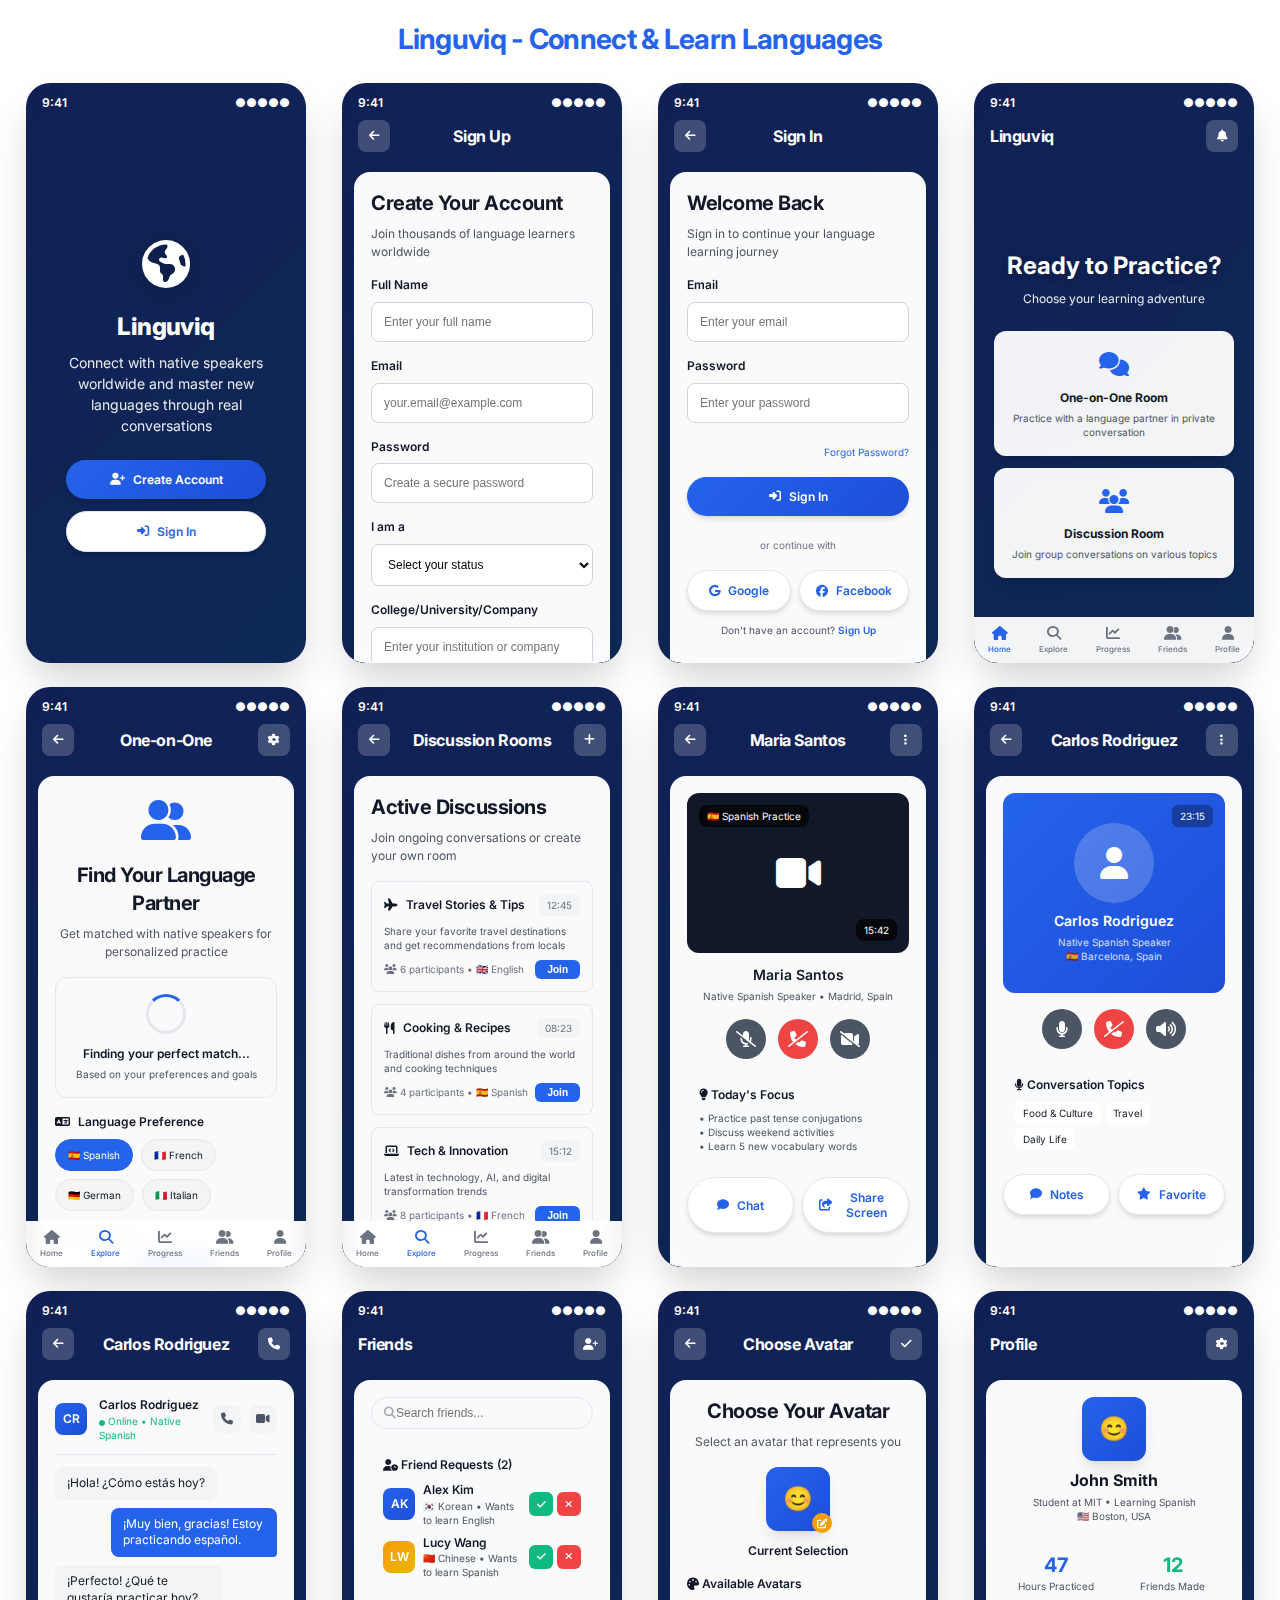
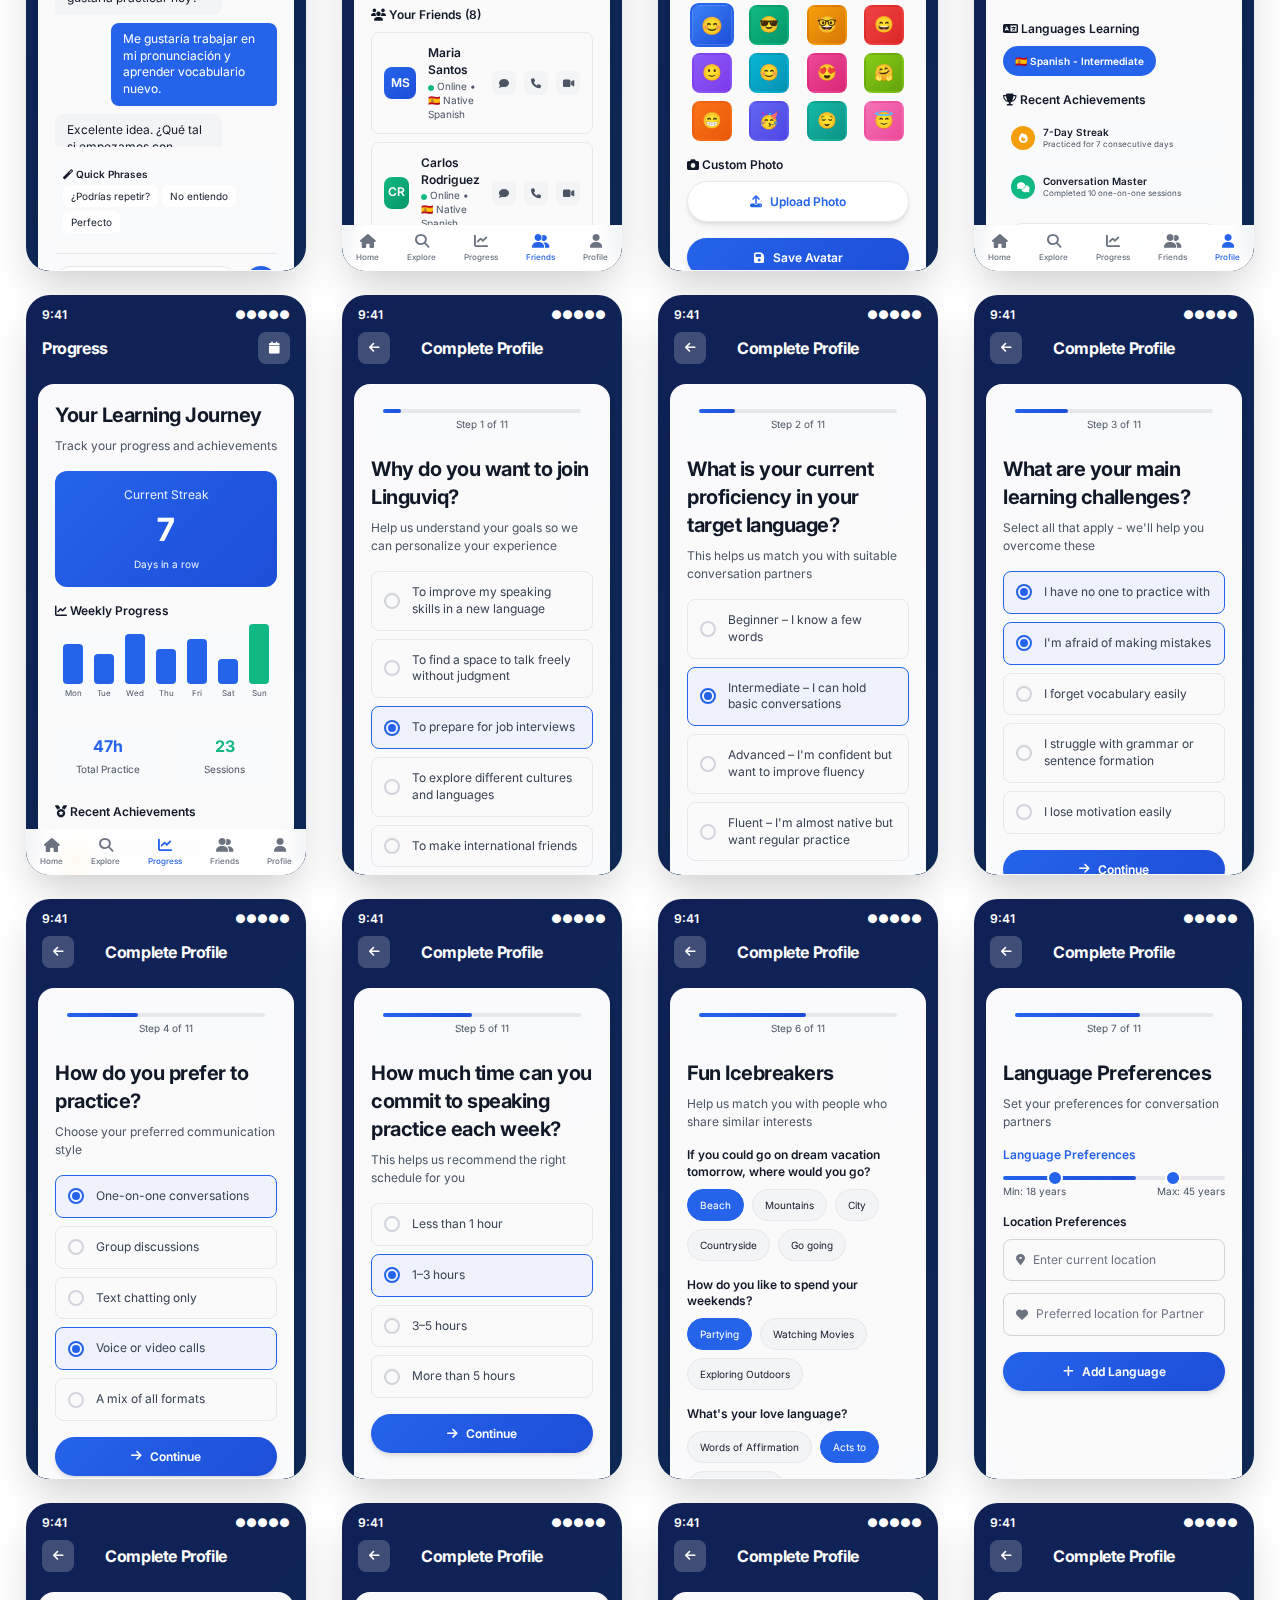
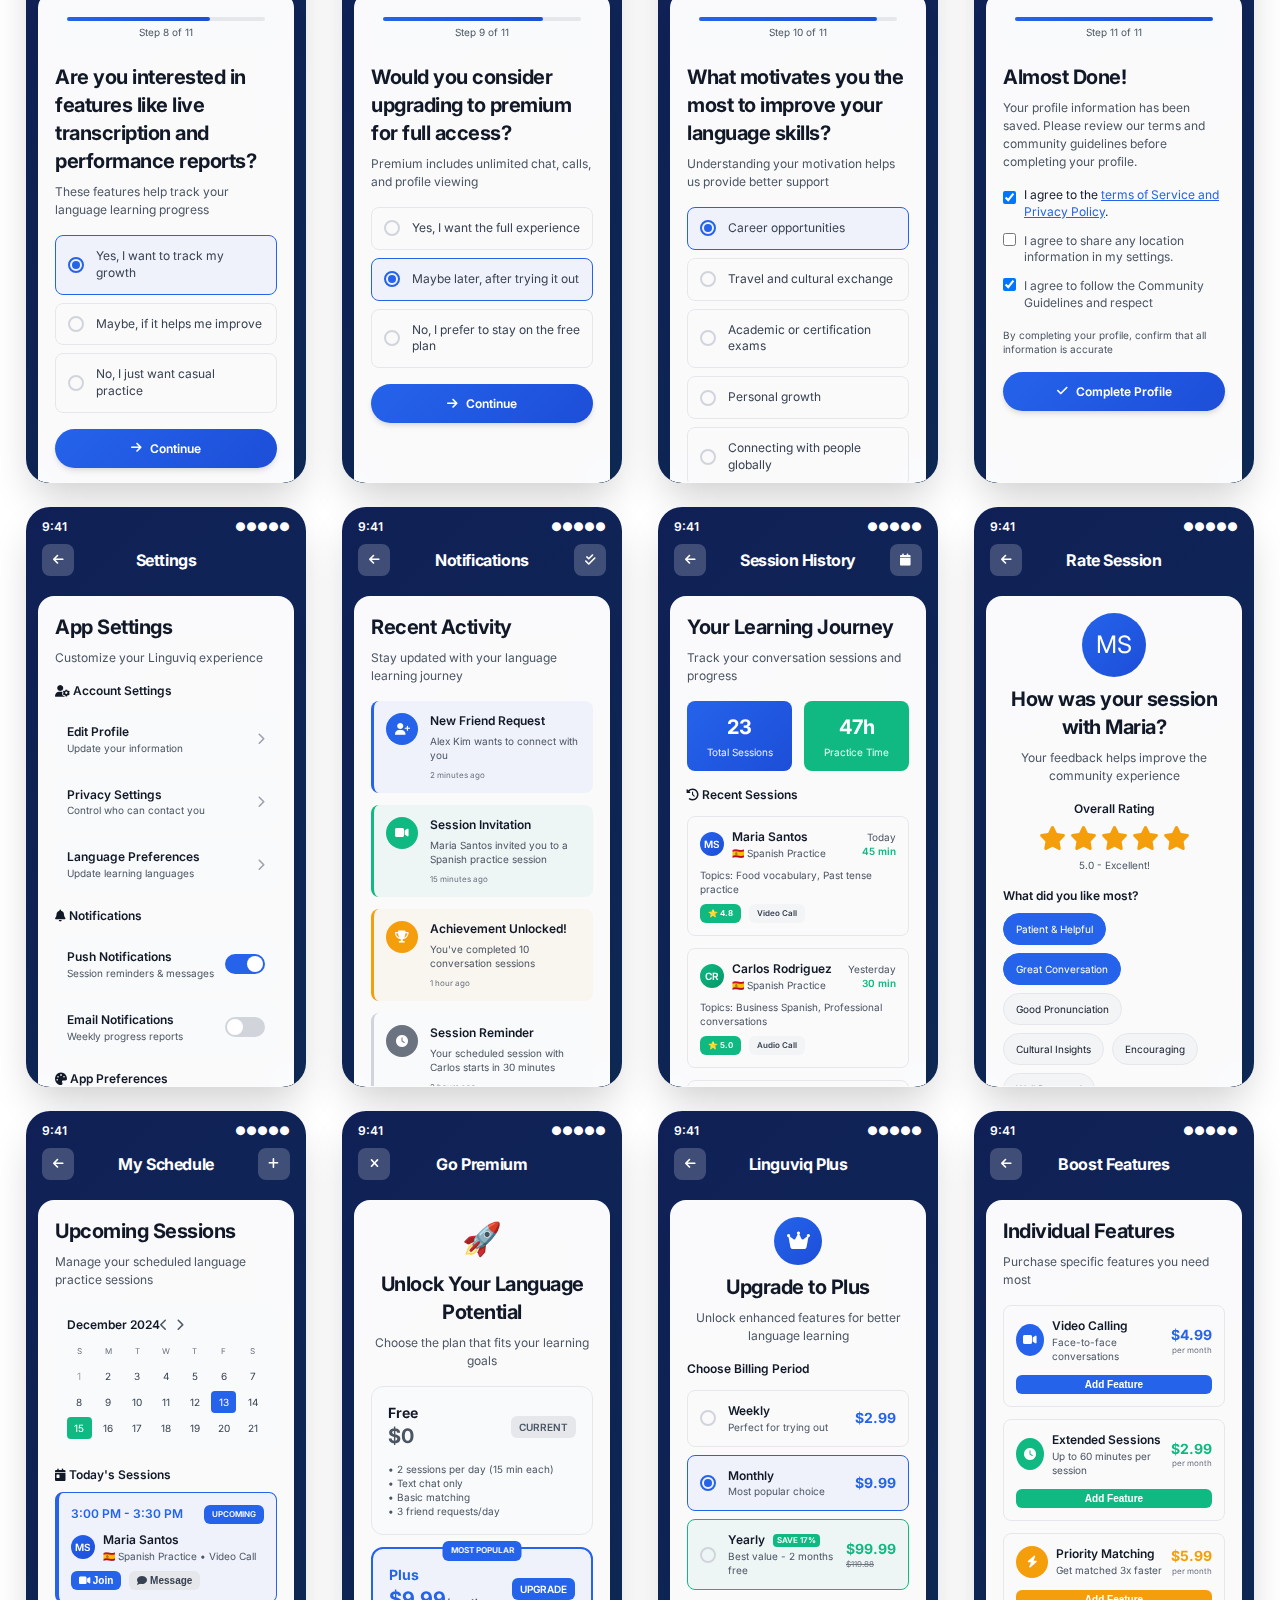
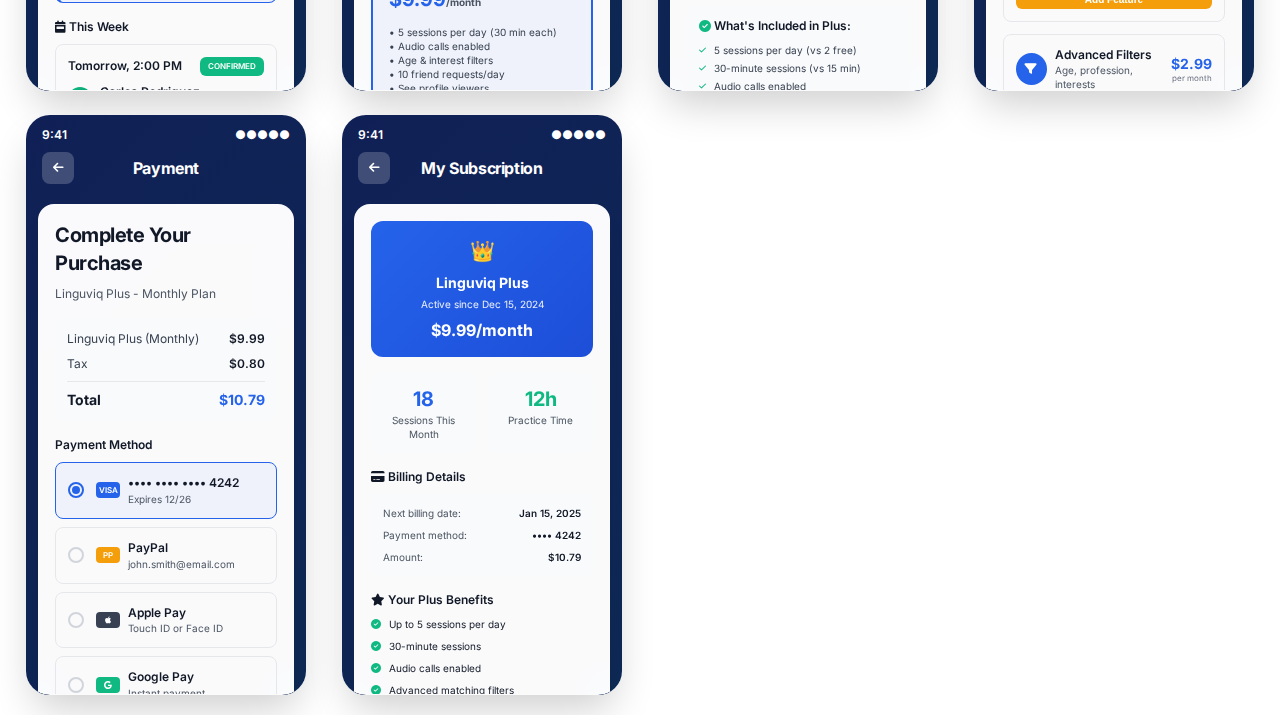
<file: New-Design.html>
<!DOCTYPE html>
<html lang="en">
<head>
    <meta charset="UTF-8">
    <meta name="viewport" content="width=device-width, initial-scale=1.0">
    <title>Linguviq App - Enhanced Design</title>
    <link href="https://fonts.googleapis.com/css2?family=Inter:wght@300;400;500;600;700;800&display=swap" rel="stylesheet">
    <link rel="stylesheet" href="https://cdnjs.cloudflare.com/ajax/libs/font-awesome/6.4.0/css/all.min.css">
    <style>
        :root {
            /* Single Blue Gradient Background */
            --gradient-bg: linear-gradient(135deg, #102056 0%, #0e2955 100%);
            --gradient-primary: linear-gradient(135deg, #2563EB 0%, #1D4ED8 100%);
            --gradient-light: linear-gradient(135deg, #3B82F6 0%, #60A5FA 100%);

            /* Colors */
            --primary: #2563EB;
            --primary-light: #3B82F6;
            --primary-dark: #1D4ED8;
            --secondary: #F59E0B;
            --success: #10B981;
            --error: #EF4444;
            --warning: #F59E0B;

            /* Neutrals */
            --white: #FFFFFF;
            --gray-50: #F9FAFB;
            --gray-100: #F3F4F6;
            --gray-200: #E5E7EB;
            --gray-300: #D1D5DB;
            --gray-400: #9CA3AF;
            --gray-500: #6B7280;
            --gray-600: #4B5563;
            --gray-700: #374151;
            --gray-800: #1F2937;
            --gray-900: #111827;

            /* Shadows */
            --shadow-xs: 0 1px 2px 0 rgba(0, 0, 0, 0.05);
            --shadow-sm: 0 1px 3px 0 rgba(0, 0, 0, 0.1), 0 1px 2px 0 rgba(0, 0, 0, 0.06);
            --shadow-md: 0 4px 6px -1px rgba(0, 0, 0, 0.1), 0 2px 4px -1px rgba(0, 0, 0, 0.06);
            --shadow-lg: 0 10px 15px -3px rgba(0, 0, 0, 0.1), 0 4px 6px -2px rgba(0, 0, 0, 0.05);
            --shadow-xl: 0 20px 25px -5px rgba(0, 0, 0, 0.1), 0 10px 10px -5px rgba(0, 0, 0, 0.04);
            --shadow-floating: 0 20px 40px -8px rgba(0, 0, 0, 0.2);

            /* Compact Spacing */
            --space-1: 0.25rem;  /* 4px */
            --space-2: 0.5rem;   /* 8px */
            --space-3: 0.75rem;  /* 12px */
            --space-4: 1rem;     /* 16px */
            --space-5: 1.25rem;  /* 20px */
            --space-6: 1.5rem;   /* 24px */

            /* Border Radius */
            --radius-sm: 0.25rem;
            --radius-md: 0.375rem;
            --radius-lg: 0.5rem;
            --radius-xl: 0.75rem;
            --radius-2xl: 1rem;
            --radius-3xl: 1.5rem;
            --radius-full: 9999px;

            /* Typography */
            --font-family: 'Inter', -apple-system, BlinkMacSystemFont, 'Segoe UI', Roboto, sans-serif;

            /* Effects */
            --blur-sm: blur(4px);
            --blur-md: blur(8px);
            --blur-lg: blur(16px);
        }
        
        * {
            margin: 0;
            padding: 0;
            box-sizing: border-box;
        }
        
        body {
            font-family: var(--font-family);
            background: white;
            color: var(--gray-900);
            line-height: 1.4;
            padding: var(--space-5);
            display: flex;
            flex-direction: column;
            align-items: center;
            min-height: 100vh;
        }
        
        h1 {
            color: var(--primary);
            font-size: 1.75rem;
            font-weight: 700;
            margin-bottom: var(--space-6);
            text-align: center;
            letter-spacing: -0.025em;
        }
        
        .screens-container {
            display: grid;
            grid-template-columns: repeat(auto-fit, minmax(280px, 1fr));
            gap: var(--space-6);
            max-width: 1400px;
            width: 100%;
        }
        
        .screen {
            width: 280px;
            height: 580px;
            border-radius: var(--radius-3xl);
            overflow: hidden;
            position: relative;
            transition: all 0.3s cubic-bezier(0.4, 0, 0.2, 1);
            justify-self: center;
            box-shadow: var(--shadow-floating);
        }
        
        .screen:hover {
            transform: translateY(-4px) scale(1.01);
        }
        
        .screen-content {
            height: 100%;
            display: flex;
            flex-direction: column;
            background: var(--gradient-bg);
            position: relative;
        }
        
        .status-bar {
            display: flex;
            justify-content: space-between;
            align-items: center;
            padding: var(--space-3) var(--space-4) var(--space-2) var(--space-4);
            font-size: 0.75rem;
            color: white;
            font-weight: 600;
        }
        
        .header {
            display: flex;
            justify-content: space-between;
            align-items: center;
            padding: 0 var(--space-4) var(--space-3) var(--space-4);
        }
        
        .logo {
            font-weight: 700;
            font-size: 1rem;
            color: white;
            letter-spacing: -0.025em;
        }
        
        .nav-button {
            background: rgba(255, 255, 255, 0.2);
            border: none;
            color: white;
            font-size: 0.75rem;
            border-radius: var(--radius-lg);
            width: 32px;
            height: 32px;
            display: flex;
            align-items: center;
            justify-content: center;
            backdrop-filter: var(--blur-sm);
            transition: all 0.2s ease;
            cursor: pointer;
        }
        
        .nav-button:hover {
            background: rgba(255, 255, 255, 0.3);
            transform: scale(1.05);
        }
        
        .floating-card {
            background: rgba(255, 255, 255, 0.98);
            backdrop-filter: var(--blur-lg);
            border-radius: var(--radius-2xl) var(--radius-2xl) 0 0;
            margin: var(--space-2) var(--space-3) 0 var(--space-3);
            padding: var(--space-4);
            box-shadow: var(--shadow-xl);
            border: 1px solid rgba(255, 255, 255, 0.2);
            flex: 1;
            overflow-y: auto;
            -ms-overflow-style: none;
            scrollbar-width: none;
        }
        
        .floating-card::-webkit-scrollbar {
            display: none;
        }
        
        .page-title {
            font-size: 1.25rem;
            font-weight: 700;
            margin-bottom: var(--space-2);
            color: var(--gray-900);
            letter-spacing: -0.025em;
        }
        
        .page-subtitle {
            font-size: 0.75rem;
            margin-bottom: var(--space-4);
            color: var(--gray-600);
            line-height: 1.5;
        }
        
        .button {
            background: var(--gradient-primary);
            color: white;
            border: none;
            padding: var(--space-3) var(--space-4);
            border-radius: var(--radius-full);
            font-weight: 600;
            font-size: 0.75rem;
            display: flex;
            align-items: center;
            justify-content: center;
            gap: var(--space-2);
            box-shadow: var(--shadow-md);
            transition: all 0.2s ease;
            cursor: pointer;
            font-family: var(--font-family);
            width: 100%;
        }
        
        .button:hover {
            transform: translateY(-1px);
            box-shadow: var(--shadow-lg);
        }
        
        .button-secondary {
            background: white;
            color: var(--primary);
            border: 1px solid var(--gray-200);
        }
        
        .button-secondary:hover {
            background: var(--gray-50);
        }
        
        .screen-title {
            text-align: center;
            margin-top: var(--space-2);
            font-size: 0.625rem;
            color: white;
            font-weight: 500;
            text-shadow: 0 2px 4px rgba(0, 0, 0, 0.3);
        }
        
        /* Welcome Screen */
        .welcome-hero {
            display: flex;
            flex-direction: column;
            align-items: center;
            justify-content: center;
            height: 100%;
            text-align: center;
            color: white;
            padding: var(--space-5);
        }
        
        .welcome-icon {
            font-size: 3rem;
            margin-bottom: var(--space-3);
            filter: drop-shadow(0 4px 12px rgba(0, 0, 0, 0.3));
        }
        
        .welcome-title {
            font-size: 1.5rem;
            font-weight: 800;
            margin-bottom: var(--space-2);
            letter-spacing: -0.025em;
        }
        
        .welcome-subtitle {
            font-size: 0.875rem;
            margin-bottom: var(--space-6);
            opacity: 0.9;
            line-height: 1.5;
            max-width: 220px;
        }
        
        .welcome-buttons {
            width: 100%;
            max-width: 200px;
            display: flex;
            flex-direction: column;
            gap: var(--space-3);
        }
        
        /* Enhanced Home Screen */
        .home-hero {
            display: flex;
            flex-direction: column;
            align-items: center;
            justify-content: center;
            height: 100%;
            padding: var(--space-4);
            color: white;
            text-align: center;
        }
        
        .home-title {
            font-size: 1.5rem;
            font-weight: 700;
            margin-bottom: var(--space-2);
            text-shadow: 0 2px 8px rgba(0, 0, 0, 0.3);
        }
        
        .home-subtitle {
            font-size: 0.75rem;
            margin-bottom: var(--space-6);
            opacity: 0.9;
        }
        
        .action-buttons {
            display: flex;
            flex-direction: column;
            gap: var(--space-3);
            width: 100%;
            max-width: 240px;
        }
        
        .action-card {
            background: rgba(255, 255, 255, 0.95);
            border-radius: var(--radius-xl);
            padding: var(--space-4);
            display: flex;
            flex-direction: column;
            align-items: center;
            text-align: center;
            box-shadow: var(--shadow-lg);
            transition: all 0.3s ease;
            cursor: pointer;
            border: 1px solid rgba(255, 255, 255, 0.2);
        }
        
        .action-card:hover {
            transform: translateY(-2px);
            box-shadow: var(--shadow-xl);
        }
        
        .action-icon {
            font-size: 1.5rem;
            color: var(--primary);
            margin-bottom: var(--space-2);
        }
        
        .action-title {
            font-size: 0.75rem;
            font-weight: 700;
            color: var(--gray-900);
            margin-bottom: var(--space-1);
        }
        
        .action-description {
            font-size: 0.625rem;
            color: var(--gray-600);
            line-height: 1.4;
        }

        /* One-on-One Room - Improved */
        .room-hero {
            text-align: center;
            margin-bottom: var(--space-4);
        }
        
        .room-icon {
            font-size: 2.5rem;
            color: var(--primary);
            margin-bottom: var(--space-3);
        }
        
        .matching-card {
            background: var(--gray-50);
            border-radius: var(--radius-xl);
            padding: var(--space-4);
            margin-bottom: var(--space-4);
            text-align: center;
            border: 1px solid var(--gray-200);
        }
        
        .matching-spinner {
            width: 40px;
            height: 40px;
            border: 3px solid var(--gray-200);
            border-top: 3px solid var(--primary);
            border-radius: 50%;
            animation: spin 1s linear infinite;
            margin: 0 auto var(--space-3);
        }
        
        @keyframes spin {
            0% { transform: rotate(0deg); }
            100% { transform: rotate(360deg); }
        }
        
        .filter-section {
            margin-bottom: var(--space-4);
        }
        
        .filter-title {
            font-size: 0.75rem;
            font-weight: 600;
            margin-bottom: var(--space-2);
            color: var(--gray-900);
            display: flex;
            align-items: center;
            gap: var(--space-2);
        }
        
        .filter-options {
            display: flex;
            flex-wrap: wrap;
            gap: var(--space-2);
        }
        
        .filter-chip {
            background: var(--gray-100);
            border: 1px solid var(--gray-200);
            border-radius: var(--radius-full);
            padding: var(--space-2) var(--space-3);
            font-size: 0.625rem;
            cursor: pointer;
            transition: all 0.2s ease;
        }
        
        .filter-chip:hover,
        .filter-chip.active {
            background: var(--primary);
            color: white;
            border-color: var(--primary);
        }

        /* Avatar Selection - Improved */
        .avatar-section {
            text-align: center;
            margin-bottom: var(--space-4);
        }
        
        .current-avatar {
            width: 64px;
            height: 64px;
            border-radius: var(--radius-xl);
            background: var(--gradient-primary);
            display: flex;
            align-items: center;
            justify-content: center;
            font-size: 1.5rem;
            color: white;
            margin: 0 auto var(--space-3);
            position: relative;
            cursor: pointer;
            transition: all 0.2s ease;
            box-shadow: var(--shadow-lg);
        }
        
        .current-avatar:hover {
            transform: scale(1.05);
        }
        
        .avatar-edit {
            position: absolute;
            bottom: -2px;
            right: -2px;
            width: 20px;
            height: 20px;
            background: var(--secondary);
            border-radius: 50%;
            display: flex;
            align-items: center;
            justify-content: center;
            color: white;
            font-size: 0.625rem;
        }
        
        .avatar-grid {
            display: grid;
            grid-template-columns: repeat(4, 1fr);
            gap: var(--space-2);
            margin-top: var(--space-3);
        }
        
        .avatar-option {
            width: 40px;
            height: 40px;
            border-radius: var(--radius-lg);
            display: flex;
            align-items: center;
            justify-content: center;
            font-size: 1rem;
            cursor: pointer;
            transition: all 0.2s ease;
            border: 2px solid transparent;
            justify-self: center;
        }
        
        .avatar-option:hover {
            transform: scale(1.1);
        }
        
        .avatar-option.selected {
            border-color: var(--primary);
            transform: scale(1.1);
        }

        /* Chat Interface */
        .chat-header {
            display: flex;
            align-items: center;
            gap: var(--space-3);
            padding-bottom: var(--space-3);
            border-bottom: 1px solid var(--gray-200);
            margin-bottom: var(--space-3);
        }
        
        .chat-avatar {
            width: 32px;
            height: 32px;
            border-radius: var(--radius-lg);
            background: var(--gradient-primary);
            display: flex;
            align-items: center;
            justify-content: center;
            color: white;
            font-weight: 600;
            font-size: 0.75rem;
        }
        
        .chat-info {
            flex: 1;
        }
        
        .chat-name {
            font-weight: 600;
            font-size: 0.75rem;
            color: var(--gray-900);
        }
        
        .chat-status {
            font-size: 0.625rem;
            color: var(--success);
        }
        
        .chat-actions {
            display: flex;
            gap: var(--space-2);
        }
        
        .chat-action {
            width: 28px;
            height: 28px;
            border-radius: var(--radius-lg);
            background: var(--gray-100);
            display: flex;
            align-items: center;
            justify-content: center;
            cursor: pointer;
            transition: all 0.2s ease;
            color: var(--gray-600);
            font-size: 0.75rem;
        }
        
        .chat-action:hover {
            background: var(--primary);
            color: white;
        }
        
        .chat-messages {
            flex: 1;
            display: flex;
            flex-direction: column;
            gap: var(--space-2);
            margin-bottom: var(--space-3);
            max-height: 280px;
            overflow-y: auto;
        }
        
        .message {
            max-width: 75%;
            padding: var(--space-2) var(--space-3);
            border-radius: var(--radius-lg);
            font-size: 0.75rem;
            line-height: 1.4;
        }
        
        .message-received {
            background: var(--gray-100);
            align-self: flex-start;
            border-bottom-left-radius: var(--radius-sm);
        }
        
        .message-sent {
            background: var(--primary);
            color: white;
            align-self: flex-end;
            border-bottom-right-radius: var(--radius-sm);
        }
        
        .chat-input {
            display: flex;
            gap: var(--space-2);
            padding-top: var(--space-3);
            border-top: 1px solid var(--gray-200);
        }
        
        .chat-input input {
            flex: 1;
            padding: var(--space-2) var(--space-3);
            border: 1px solid var(--gray-200);
            border-radius: var(--radius-full);
            font-size: 0.75rem;
            outline: none;
        }
        
        .send-button {
            width: 32px;
            height: 32px;
            background: var(--primary);
            border: none;
            border-radius: 50%;
            color: white;
            cursor: pointer;
            display: flex;
            align-items: center;
            justify-content: center;
            font-size: 0.75rem;
        }

        /* Form Styles */
        .form-group {
            margin-bottom: var(--space-4);
        }
        
        .form-label {
            display: block;
            font-size: 0.75rem;
            font-weight: 600;
            margin-bottom: var(--space-2);
            color: var(--gray-900);
        }
        
        .form-input {
            width: 100%;
            padding: var(--space-3);
            border: 1px solid var(--gray-300);
            border-radius: var(--radius-lg);
            font-size: 0.75rem;
            transition: all 0.2s ease;
        }
        
        .form-input:focus {
            outline: none;
            border-color: var(--primary);
            box-shadow: 0 0 0 3px rgba(37, 99, 235, 0.1);
        }
        
        .form-select {
            width: 100%;
            padding: var(--space-3);
            border: 1px solid var(--gray-300);
            border-radius: var(--radius-lg);
            font-size: 0.75rem;
            background: white;
            cursor: pointer;
        }

        /* Friends List */
        .search-bar {
            display: flex;
            align-items: center;
            background: var(--gray-50);
            border: 1px solid var(--gray-200);
            border-radius: var(--radius-full);
            padding: var(--space-2) var(--space-3);
            margin-bottom: var(--space-4);
        }
        
        .search-bar input {
            flex: 1;
            border: none;
            background: transparent;
            outline: none;
            font-size: 0.75rem;
        }
        
        .search-bar i {
            color: var(--gray-400);
            font-size: 0.75rem;
        }
        
        .friend-card {
            display: flex;
            align-items: center;
            gap: var(--space-3);
            padding: var(--space-3);
            border: 1px solid var(--gray-200);
            border-radius: var(--radius-lg);
            margin-bottom: var(--space-2);
            transition: all 0.2s ease;
        }
        
        .friend-card:hover {
            border-color: var(--primary);
            box-shadow: var(--shadow-sm);
        }
        
        .friend-avatar {
            width: 32px;
            height: 32px;
            border-radius: var(--radius-lg);
            background: var(--gradient-primary);
            display: flex;
            align-items: center;
            justify-content: center;
            color: white;
            font-weight: 600;
            font-size: 0.75rem;
        }
        
        .friend-info {
            flex: 1;
        }
        
        .friend-name {
            font-weight: 600;
            font-size: 0.75rem;
            color: var(--gray-900);
        }
        
        .friend-status {
            font-size: 0.625rem;
            color: var(--gray-600);
        }
        
        .friend-actions {
            display: flex;
            gap: var(--space-2);
        }
        
        .friend-action {
            width: 24px;
            height: 24px;
            border-radius: var(--radius-md);
            background: var(--gray-100);
            display: flex;
            align-items: center;
            justify-content: center;
            cursor: pointer;
            transition: all 0.2s ease;
            color: var(--gray-600);
            font-size: 0.625rem;
        }
        
        .friend-action:hover {
            background: var(--primary);
            color: white;
        }

        /* Tab Bar */
        .tab-bar {
            position: absolute;
            bottom: 0;
            left: 0;
            right: 0;
            display: flex;
            justify-content: space-around;
            background: rgba(255, 255, 255, 0.95);
            backdrop-filter: var(--blur-md);
            padding: var(--space-2) 0;
            border-top: 1px solid rgba(255, 255, 255, 0.2);
        }
        
        .tab {
            display: flex;
            flex-direction: column;
            align-items: center;
            font-size: 0.5rem;
            color: var(--gray-500);
            transition: all 0.2s ease;
            cursor: pointer;
            font-weight: 500;
        }
        
        .tab i {
            font-size: 0.875rem;
            margin-bottom: var(--space-1);
        }
        
        .tab.active {
            color: var(--primary);
        }
        
        /* Video Call Interface */
        .video-container {
            background: var(--gray-900);
            border-radius: var(--radius-xl);
            height: 160px;
            margin-bottom: var(--space-3);
            display: flex;
            align-items: center;
            justify-content: center;
            color: white;
            font-size: 2.5rem;
            position: relative;
        }
        
        .video-controls {
            display: flex;
            justify-content: center;
            gap: var(--space-3);
            margin: var(--space-4) 0;
        }
        
        .video-control {
            width: 40px;
            height: 40px;
            border-radius: 50%;
            display: flex;
            align-items: center;
            justify-content: center;
            color: white;
            cursor: pointer;
            transition: all 0.2s ease;
            font-size: 1rem;
        }
        
        .control-mute {
            background: var(--gray-600);
        }
        
        .control-end {
            background: var(--error);
        }
        
        .control-camera {
            background: var(--gray-600);
        }
        
        .video-control:hover {
            transform: scale(1.1);
        }

        /* Discussion Room */
        .room-list {
            display: flex;
            flex-direction: column;
            gap: var(--space-3);
        }
        
        .room-card {
            border: 1px solid var(--gray-200);
            border-radius: var(--radius-lg);
            padding: var(--space-3);
            transition: all 0.2s ease;
            cursor: pointer;
        }
        
        .room-card:hover {
            border-color: var(--primary);
            box-shadow: var(--shadow-sm);
        }
        
        .room-header {
            display: flex;
            justify-content: space-between;
            align-items: center;
            margin-bottom: var(--space-2);
        }
        
        .room-title {
            font-weight: 600;
            font-size: 0.75rem;
            color: var(--gray-900);
            display: flex;
            align-items: center;
            gap: var(--space-2);
        }
        
        .room-time {
            font-size: 0.625rem;
            color: var(--gray-500);
            background: var(--gray-100);
            padding: var(--space-1) var(--space-2);
            border-radius: var(--radius-md);
        }
        
        .room-description {
            font-size: 0.625rem;
            color: var(--gray-600);
            margin-bottom: var(--space-2);
            line-height: 1.4;
        }
        
        .room-footer {
            display: flex;
            justify-content: space-between;
            align-items: center;
        }
        
        .room-participants {
            font-size: 0.625rem;
            color: var(--gray-500);
        }
        
        .join-btn {
            background: var(--primary);
            color: white;
            border: none;
            padding: var(--space-1) var(--space-3);
            border-radius: var(--radius-md);
            font-size: 0.625rem;
            cursor: pointer;
            font-weight: 600;
        }

        /* Audio Call */
        .audio-container {
            background: var(--gradient-primary);
            border-radius: var(--radius-xl);
            height: 200px;
            margin-bottom: var(--space-4);
            display: flex;
            flex-direction: column;
            align-items: center;
            justify-content: center;
            color: white;
            text-align: center;
            position: relative;
        }

        .audio-avatar {
            width: 80px;
            height: 80px;
            border-radius: 50%;
            background: rgba(255, 255, 255, 0.2);
            display: flex;
            align-items: center;
            justify-content: center;
            font-size: 2rem;
            margin-bottom: var(--space-2);
            animation: pulse 2s infinite;
        }

        @keyframes pulse {
            0% { transform: scale(1); }
            50% { transform: scale(1.05); }
            100% { transform: scale(1); }
        }

        .call-timer {
            position: absolute;
            top: var(--space-3);
            right: var(--space-3);
            background: rgba(0, 0, 0, 0.3);
            padding: var(--space-1) var(--space-2);
            border-radius: var(--radius-md);
            font-size: 0.625rem;
        }

        /* Onboarding Styles */
        .option-list {
            display: flex;
            flex-direction: column;
            gap: var(--space-2);
            margin-bottom: var(--space-4);
        }
        
        .option-item {
            display: flex;
            align-items: center;
            gap: var(--space-3);
            padding: var(--space-3);
            border: 1px solid var(--gray-200);
            border-radius: var(--radius-lg);
            cursor: pointer;
            transition: all 0.2s ease;
        }
        
        .option-item:hover {
            border-color: var(--primary-light);
        }
        
        .option-item.selected {
            border-color: var(--primary);
            background: rgba(37, 99, 235, 0.05);
        }
        
        .option-radio {
            width: 16px;
            height: 16px;
            border: 2px solid var(--gray-300);
            border-radius: 50%;
            position: relative;
            flex-shrink: 0;
        }
        
        .option-item.selected .option-radio {
            border-color: var(--primary);
        }
        
        .option-item.selected .option-radio::after {
            content: '';
            position: absolute;
            top: 50%;
            left: 50%;
            transform: translate(-50%, -50%);
            width: 8px;
            height: 8px;
            background: var(--primary);
            border-radius: 50%;
        }
        
        .option-text {
            font-size: 0.75rem;
            color: var(--gray-700);
            line-height: 1.4;
        }
    </style>
</head>
<body>
    <h1>Linguviq - Connect & Learn Languages</h1>
    
    <div class="screens-container">
        <!-- Welcome Screen -->
        <div class="screen">
            <div class="screen-content">
                <div class="status-bar">
                    <span>9:41</span>
                    <span>●●●●●</span>
                </div>
                
                <div class="welcome-hero">
                    <div class="welcome-icon">
                        <i class="fas fa-globe-americas"></i>
                    </div>
                    <div class="welcome-title">Linguviq</div>
                    <div class="welcome-subtitle">Connect with native speakers worldwide and master new languages through real conversations</div>
                    
                    <div class="welcome-buttons">
                        <button class="button">
                            <i class="fas fa-user-plus"></i>
                            Create Account
                        </button>
                        <button class="button button-secondary">
                            <i class="fas fa-sign-in-alt"></i>
                            Sign In
                        </button>
                    </div>
                </div>
            </div>
            <div class="screen-title">Welcome Screen</div>
        </div>

        <!-- Sign Up Screen -->
        <div class="screen">
            <div class="screen-content">
                <div class="status-bar">
                    <span>9:41</span>
                    <span>●●●●●</span>
                </div>
                
                <div class="header">
                    <button class="nav-button">
                        <i class="fas fa-arrow-left"></i>
                    </button>
                    <div class="logo">Sign Up</div>
                    <div style="width: 32px;"></div>
                </div>
                
                <div class="floating-card">
                    <div class="page-title">Create Your Account</div>
                    <div class="page-subtitle">Join thousands of language learners worldwide</div>
                    
                    <div class="form-group">
                        <label class="form-label">Full Name</label>
                        <input type="text" class="form-input" placeholder="Enter your full name">
                    </div>
                    
                    <div class="form-group">
                        <label class="form-label">Email</label>
                        <input type="email" class="form-input" placeholder="your.email@example.com">
                    </div>
                    
                    <div class="form-group">
                        <label class="form-label">Password</label>
                        <input type="password" class="form-input" placeholder="Create a secure password">
                    </div>
                    
                    <div class="form-group">
                        <label class="form-label">I am a</label>
                        <select class="form-select">
                            <option>Select your status</option>
                            <option>Student</option>
                            <option>Working Professional</option>
                            <option>Graduate Student</option>
                            <option>Freelancer</option>
                            <option>Other</option>
                        </select>
                    </div>
                    
                    <div class="form-group">
                        <label class="form-label">College/University/Company</label>
                        <input type="text" class="form-input" placeholder="Enter your institution or company">
                    </div>
                    
                    <button class="button">
                        <i class="fas fa-user-plus"></i>
                        Create Account
                    </button>
                    
                    <div style="text-align: center; margin-top: var(--space-3); font-size: 0.625rem; color: var(--gray-600);">
                        Already have an account? <span style="color: var(--primary); cursor: pointer; font-weight: 600;">Sign In</span>
                    </div>
                </div>
            </div>
            <div class="screen-title">Sign Up</div>
        </div>

        <!-- Sign In Screen -->
        <div class="screen">
            <div class="screen-content">
                <div class="status-bar">
                    <span>9:41</span>
                    <span>●●●●●</span>
                </div>
                
                <div class="header">
                    <button class="nav-button">
                        <i class="fas fa-arrow-left"></i>
                    </button>
                    <div class="logo">Sign In</div>
                    <div style="width: 32px;"></div>
                </div>
                
                <div class="floating-card">
                    <div class="page-title">Welcome Back</div>
                    <div class="page-subtitle">Sign in to continue your language learning journey</div>
                    
                    <div class="form-group">
                        <label class="form-label">Email</label>
                        <input type="email" class="form-input" placeholder="Enter your email">
                    </div>
                    
                    <div class="form-group">
                        <label class="form-label">Password</label>
                        <input type="password" class="form-input" placeholder="Enter your password">
                    </div>
                    
                    <div style="text-align: right; margin-bottom: var(--space-4);">
                        <span style="font-size: 0.625rem; color: var(--primary); cursor: pointer;">Forgot Password?</span>
                    </div>
                    
                    <button class="button">
                        <i class="fas fa-sign-in-alt"></i>
                        Sign In
                    </button>
                    
                    <div style="text-align: center; margin: var(--space-4) 0;">
                        <span style="font-size: 0.625rem; color: var(--gray-500);">or continue with</span>
                    </div>
                    
                    <div style="display: flex; gap: var(--space-2);">
                        <button class="button button-secondary" style="flex: 1;">
                            <i class="fab fa-google"></i>
                            Google
                        </button>
                        <button class="button button-secondary" style="flex: 1;">
                            <i class="fab fa-facebook"></i>
                            Facebook
                        </button>
                    </div>
                    
                    <div style="text-align: center; margin-top: var(--space-3); font-size: 0.625rem; color: var(--gray-600);">
                        Don't have an account? <span style="color: var(--primary); cursor: pointer; font-weight: 600;">Sign Up</span>
                    </div>
                </div>
            </div>
            <div class="screen-title">Sign In</div>
        </div>

        <!-- Enhanced Home Screen -->
        <div class="screen">
            <div class="screen-content">
                <div class="status-bar">
                    <span>9:41</span>
                    <span>●●●●●</span>
                </div>
                
                <div class="header">
                    <div class="logo">Linguviq</div>
                    <button class="nav-button">
                        <i class="fas fa-bell"></i>
                    </button>
                </div>
                
                <div class="home-hero">
                    <div class="home-title">Ready to Practice?</div>
                    <div class="home-subtitle">Choose your learning adventure</div>
                    
                    <div class="action-buttons">
                        <div class="action-card">
                            <div class="action-icon">
                                <i class="fas fa-comments"></i>
                            </div>
                            <div class="action-title">One-on-One Room</div>
                            <div class="action-description">Practice with a language partner in private conversation</div>
                        </div>
                        
                        <div class="action-card">
                            <div class="action-icon">
                                <i class="fas fa-users"></i>
                            </div>
                            <div class="action-title">Discussion Room</div>
                            <div class="action-description">Join group conversations on various topics</div>
                        </div>
                    </div>
                </div>
                
                <div class="tab-bar">
                    <div class="tab active">
                        <i class="fas fa-home"></i>
                        <span>Home</span>
                    </div>
                    <div class="tab">
                        <i class="fas fa-search"></i>
                        <span>Explore</span>
                    </div>
                    <div class="tab">
                        <i class="fas fa-chart-line"></i>
                        <span>Progress</span>
                    </div>
                    <div class="tab">
                        <i class="fas fa-user-friends"></i>
                        <span>Friends</span>
                    </div>
                    <div class="tab">
                        <i class="fas fa-user"></i>
                        <span>Profile</span>
                    </div>
                </div>
            </div>
            <div class="screen-title">Home Screen</div>
        </div>

        <!-- Improved One-on-One Room -->
        <div class="screen">
            <div class="screen-content">
                <div class="status-bar">
                    <span>9:41</span>
                    <span>●●●●●</span>
                </div>
                
                <div class="header">
                    <button class="nav-button">
                        <i class="fas fa-arrow-left"></i>
                    </button>
                    <div class="logo">One-on-One</div>
                    <button class="nav-button">
                        <i class="fas fa-cog"></i>
                    </button>
                </div>
                
                <div class="floating-card">
                    <div class="room-hero">
                        <div class="room-icon">
                            <i class="fas fa-user-friends"></i>
                        </div>
                        <div class="page-title">Find Your Language Partner</div>
                        <div class="page-subtitle">Get matched with native speakers for personalized practice</div>
                    </div>
                    
                    <div class="matching-card">
                        <div class="matching-spinner"></div>
                        <div style="font-size: 0.75rem; font-weight: 600; margin-bottom: var(--space-1);">Finding your perfect match...</div>
                        <div style="font-size: 0.625rem; color: var(--gray-600);">Based on your preferences and goals</div>
                    </div>
                    
                    <div class="filter-section">
                        <div class="filter-title">
                            <i class="fas fa-language"></i>
                            Language Preference
                        </div>
                        <div class="filter-options">
                            <div class="filter-chip active">🇪🇸 Spanish</div>
                            <div class="filter-chip">🇫🇷 French</div>
                            <div class="filter-chip">🇩🇪 German</div>
                            <div class="filter-chip">🇮🇹 Italian</div>
                        </div>
                    </div>
                    
                    <div class="filter-section">
                        <div class="filter-title">
                            <i class="fas fa-graduation-cap"></i>
                            Skill Level
                        </div>
                        <div class="filter-options">
                            <div class="filter-chip">Beginner</div>
                            <div class="filter-chip active">Intermediate</div>
                            <div class="filter-chip">Advanced</div>
                        </div>
                    </div>
                    
                    <div class="filter-section">
                        <div class="filter-title">
                            <i class="fas fa-clock"></i>
                            Session Duration
                        </div>
                        <div class="filter-options">
                            <div class="filter-chip">15 min</div>
                            <div class="filter-chip active">30 min</div>
                            <div class="filter-chip">45 min</div>
                            <div class="filter-chip">60 min</div>
                        </div>
                    </div>
                    
                    <button class="button">
                        <i class="fas fa-search"></i>
                        Start Matching
                    </button>
                </div>
                
                <div class="tab-bar">
                    <div class="tab">
                        <i class="fas fa-home"></i>
                        <span>Home</span>
                    </div>
                    <div class="tab active">
                        <i class="fas fa-search"></i>
                        <span>Explore</span>
                    </div>
                    <div class="tab">
                        <i class="fas fa-chart-line"></i>
                        <span>Progress</span>
                    </div>
                    <div class="tab">
                        <i class="fas fa-user-friends"></i>
                        <span>Friends</span>
                    </div>
                    <div class="tab">
                        <i class="fas fa-user"></i>
                        <span>Profile</span>
                    </div>
                </div>
            </div>
            <div class="screen-title">One-on-One Room</div>
        </div>

        <!-- Discussion Room -->
        <div class="screen">
            <div class="screen-content">
                <div class="status-bar">
                    <span>9:41</span>
                    <span>●●●●●</span>
                </div>
                
                <div class="header">
                    <button class="nav-button">
                        <i class="fas fa-arrow-left"></i>
                    </button>
                    <div class="logo">Discussion Rooms</div>
                    <button class="nav-button">
                        <i class="fas fa-plus"></i>
                    </button>
                </div>
                
                <div class="floating-card">
                    <div class="page-title">Active Discussions</div>
                    <div class="page-subtitle">Join ongoing conversations or create your own room</div>
                    
                    <div class="room-list">
                        <div class="room-card">
                            <div class="room-header">
                                <div class="room-title">
                                    <i class="fas fa-plane"></i>
                                    Travel Stories & Tips
                                </div>
                                <div class="room-time">12:45</div>
                            </div>
                            <div class="room-description">Share your favorite travel destinations and get recommendations from locals</div>
                            <div class="room-footer">
                                <div class="room-participants">
                                    <i class="fas fa-users"></i>
                                    6 participants • 🇬🇧 English
                                </div>
                                <button class="join-btn">Join</button>
                            </div>
                        </div>
                        
                        <div class="room-card">
                            <div class="room-header">
                                <div class="room-title">
                                    <i class="fas fa-utensils"></i>
                                    Cooking & Recipes
                                </div>
                                <div class="room-time">08:23</div>
                            </div>
                            <div class="room-description">Traditional dishes from around the world and cooking techniques</div>
                            <div class="room-footer">
                                <div class="room-participants">
                                    <i class="fas fa-users"></i>
                                    4 participants • 🇪🇸 Spanish
                                </div>
                                <button class="join-btn">Join</button>
                            </div>
                        </div>
                        
                        <div class="room-card">
                            <div class="room-header">
                                <div class="room-title">
                                    <i class="fas fa-laptop-code"></i>
                                    Tech & Innovation
                                </div>
                                <div class="room-time">15:12</div>
                            </div>
                            <div class="room-description">Latest in technology, AI, and digital transformation trends</div>
                            <div class="room-footer">
                                <div class="room-participants">
                                    <i class="fas fa-users"></i>
                                    8 participants • 🇫🇷 French
                                </div>
                                <button class="join-btn">Join</button>
                            </div>
                        </div>
                        
                        <div class="room-card">
                            <div class="room-header">
                                <div class="room-title">
                                    <i class="fas fa-dumbbell"></i>
                                    Health & Fitness
                                </div>
                                <div class="room-time">05:38</div>
                            </div>
                            <div class="room-description">Workout routines, healthy recipes, and wellness tips</div>
                            <div class="room-footer">
                                <div class="room-participants">
                                    <i class="fas fa-users"></i>
                                    3 participants • 🇩🇪 German
                                </div>
                                <button class="join-btn">Join</button>
                            </div>
                        </div>
                    </div>
                    
                    <button class="button" style="margin-top: var(--space-3);">
                        <i class="fas fa-plus"></i>
                        Create New Room
                    </button>
                </div>
                
                <div class="tab-bar">
                    <div class="tab">
                        <i class="fas fa-home"></i>
                        <span>Home</span>
                    </div>
                    <div class="tab active">
                        <i class="fas fa-search"></i>
                        <span>Explore</span>
                    </div>
                    <div class="tab">
                        <i class="fas fa-chart-line"></i>
                        <span>Progress</span>
                    </div>
                    <div class="tab">
                        <i class="fas fa-user-friends"></i>
                        <span>Friends</span>
                    </div>
                    <div class="tab">
                        <i class="fas fa-user"></i>
                        <span>Profile</span>
                    </div>
                </div>
            </div>
            <div class="screen-title">Discussion Rooms</div>
        </div>

        <!-- Video Call Interface -->
        <div class="screen">
            <div class="screen-content">
                <div class="status-bar">
                    <span>9:41</span>
                    <span>●●●●●</span>
                </div>
                
                <div class="header">
                    <button class="nav-button">
                        <i class="fas fa-arrow-left"></i>
                    </button>
                    <div class="logo">Maria Santos</div>
                    <button class="nav-button">
                        <i class="fas fa-ellipsis-v"></i>
                    </button>
                </div>
                
                <div class="floating-card">
                    <div class="video-container">
                        <i class="fas fa-video"></i>
                        <div style="position: absolute; bottom: var(--space-3); right: var(--space-3); background: rgba(0, 0, 0, 0.7); border-radius: var(--radius-lg); padding: var(--space-1) var(--space-2); font-size: 0.625rem;">
                            15:42
                        </div>
                        <div style="position: absolute; top: var(--space-3); left: var(--space-3); background: rgba(0, 0, 0, 0.7); border-radius: var(--radius-lg); padding: var(--space-1) var(--space-2); font-size: 0.625rem;">
                            🇪🇸 Spanish Practice
                        </div>
                    </div>
                    
                    <div style="text-align: center; margin-bottom: var(--space-3);">
                        <div style="font-size: 0.875rem; font-weight: 600; margin-bottom: var(--space-1);">Maria Santos</div>
                        <div style="font-size: 0.625rem; color: var(--gray-600);">Native Spanish Speaker • Madrid, Spain</div>
                    </div>
                    
                    <div class="video-controls">
                        <div class="video-control control-mute">
                            <i class="fas fa-microphone-slash"></i>
                        </div>
                        <div class="video-control control-end">
                            <i class="fas fa-phone-slash"></i>
                        </div>
                        <div class="video-control control-camera">
                            <i class="fas fa-video-slash"></i>
                        </div>
                    </div>
                    
                    <div style="background: var(--gray-50); border-radius: var(--radius-lg); padding: var(--space-3); margin-bottom: var(--space-3);">
                        <div style="font-size: 0.75rem; font-weight: 600; margin-bottom: var(--space-2);">
                            <i class="fas fa-lightbulb"></i>
                            Today's Focus
                        </div>
                        <div style="font-size: 0.625rem; color: var(--gray-600); line-height: 1.4;">
                            • Practice past tense conjugations<br>
                            • Discuss weekend activities<br>
                            • Learn 5 new vocabulary words
                        </div>
                    </div>
                    
                    <div style="display: flex; gap: var(--space-2);">
                        <button class="button button-secondary" style="flex: 1;">
                            <i class="fas fa-comment"></i>
                            Chat
                        </button>
                        <button class="button button-secondary" style="flex: 1;">
                            <i class="fas fa-share-square"></i>
                            Share Screen
                        </button>
                    </div>
                </div>
            </div>
            <div class="screen-title">Video Call</div>
        </div>

        <!-- Audio Call Interface -->
        <div class="screen">
            <div class="screen-content">
                <div class="status-bar">
                    <span>9:41</span>
                    <span>●●●●●</span>
                </div>
                
                <div class="header">
                    <button class="nav-button">
                        <i class="fas fa-arrow-left"></i>
                    </button>
                    <div class="logo">Carlos Rodriguez</div>
                    <button class="nav-button">
                        <i class="fas fa-ellipsis-v"></i>
                    </button>
                </div>
                
                <div class="floating-card">
                    <div class="audio-container">
                        <div class="call-timer">23:15</div>
                        <div class="audio-avatar">
                            <i class="fas fa-user"></i>
                        </div>
                        <div style="font-size: 0.875rem; font-weight: 600; margin-bottom: var(--space-1);">Carlos Rodriguez</div>
                        <div style="font-size: 0.625rem; opacity: 0.8;">Native Spanish Speaker</div>
                        <div style="font-size: 0.625rem; opacity: 0.8;">🇪🇸 Barcelona, Spain</div>
                    </div>
                    
                    <div class="video-controls">
                        <div class="video-control control-mute">
                            <i class="fas fa-microphone"></i>
                        </div>
                        <div class="video-control control-end">
                            <i class="fas fa-phone-slash"></i>
                        </div>
                        <div class="video-control control-camera">
                            <i class="fas fa-volume-up"></i>
                        </div>
                    </div>
                    
                    <div style="background: var(--gray-50); border-radius: var(--radius-lg); padding: var(--space-3); margin-bottom: var(--space-3);">
                        <div style="font-size: 0.75rem; font-weight: 600; margin-bottom: var(--space-2);">
                            <i class="fas fa-microphone"></i>
                            Conversation Topics
                        </div>
                        <div style="display: flex; flex-wrap: wrap; gap: var(--space-1);">
                            <span style="background: white; padding: var(--space-1) var(--space-2); border-radius: var(--radius-md); font-size: 0.625rem;">Food & Culture</span>
                            <span style="background: white; padding: var(--space-1) var(--space-2); border-radius: var(--radius-md); font-size: 0.625rem;">Travel</span>
                            <span style="background: white; padding: var(--space-1) var(--space-2); border-radius: var(--radius-md); font-size: 0.625rem;">Daily Life</span>
                        </div>
                    </div>
                    
                    <div style="display: flex; gap: var(--space-2);">
                        <button class="button button-secondary" style="flex: 1;">
                            <i class="fas fa-comment"></i>
                            Notes
                        </button>
                        <button class="button button-secondary" style="flex: 1;">
                            <i class="fas fa-star"></i>
                            Favorite
                        </button>
                    </div>
                </div>
            </div>
            <div class="screen-title">Audio Call</div>
        </div>

        <!-- Chat Interface -->
        <div class="screen">
            <div class="screen-content">
                <div class="status-bar">
                    <span>9:41</span>
                    <span>●●●●●</span>
                </div>
                
                <div class="header">
                    <button class="nav-button">
                        <i class="fas fa-arrow-left"></i>
                    </button>
                    <div class="logo">Carlos Rodriguez</div>
                    <button class="nav-button">
                        <i class="fas fa-phone"></i>
                    </button>
                </div>
                
                <div class="floating-card">
                    <div class="chat-header">
                        <div class="chat-avatar">CR</div>
                        <div class="chat-info">
                            <div class="chat-name">Carlos Rodriguez</div>
                            <div class="chat-status">
                                <i class="fas fa-circle" style="font-size: 0.375rem;"></i>
                                Online • Native Spanish
                            </div>
                        </div>
                        <div class="chat-actions">
                            <div class="chat-action">
                                <i class="fas fa-phone"></i>
                            </div>
                            <div class="chat-action">
                                <i class="fas fa-video"></i>
                            </div>
                        </div>
                    </div>
                    
                    <div class="chat-messages">
                        <div class="message message-received">
                            ¡Hola! ¿Cómo estás hoy?
                        </div>
                        <div class="message message-sent">
                            ¡Muy bien, gracias! Estoy practicando español.
                        </div>
                        <div class="message message-received">
                            ¡Perfecto! ¿Qué te gustaría practicar hoy?
                        </div>
                        <div class="message message-sent">
                            Me gustaría trabajar en mi pronunciación y aprender vocabulario nuevo.
                        </div>
                        <div class="message message-received">
                            Excelente idea. ¿Qué tal si empezamos con palabras relacionadas con la comida?
                        </div>
                        <div class="message message-sent">
                            ¡Perfecto! Me encanta cocinar.
                        </div>
                        <div class="message message-received">
                            ¿Cuál es tu plato favorito?
                        </div>
                    </div>
                    
                    <div style="background: var(--gray-50); border-radius: var(--radius-lg); padding: var(--space-2); margin-bottom: var(--space-3);">
                        <div style="font-size: 0.625rem; font-weight: 600; margin-bottom: var(--space-1);">
                            <i class="fas fa-magic"></i>
                            Quick Phrases
                        </div>
                        <div style="display: flex; flex-wrap: wrap; gap: var(--space-1);">
                            <span style="background: white; padding: var(--space-1) var(--space-2); border-radius: var(--radius-md); font-size: 0.625rem; cursor: pointer;">¿Podrías repetir?</span>
                            <span style="background: white; padding: var(--space-1) var(--space-2); border-radius: var(--radius-md); font-size: 0.625rem; cursor: pointer;">No entiendo</span>
                            <span style="background: white; padding: var(--space-1) var(--space-2); border-radius: var(--radius-md); font-size: 0.625rem; cursor: pointer;">Perfecto</span>
                        </div>
                    </div>
                    
                    <div class="chat-input">
                        <input type="text" placeholder="Type your message...">
                        <button class="send-button">
                            <i class="fas fa-paper-plane"></i>
                        </button>
                    </div>
                </div>
            </div>
            <div class="screen-title">Chat Interface</div>
        </div>

        <!-- Friends List -->
        <div class="screen">
            <div class="screen-content">
                <div class="status-bar">
                    <span>9:41</span>
                    <span>●●●●●</span>
                </div>
                
                <div class="header">
                    <div class="logo">Friends</div>
                    <button class="nav-button">
                        <i class="fas fa-user-plus"></i>
                    </button>
                </div>
                
                <div class="floating-card">
                    <div class="search-bar">
                        <i class="fas fa-search"></i>
                        <input type="text" placeholder="Search friends...">
                    </div>
                    
                    <div style="background: var(--gray-50); border-radius: var(--radius-lg); padding: var(--space-3); margin-bottom: var(--space-4);">
                        <div style="font-size: 0.75rem; font-weight: 600; margin-bottom: var(--space-2); color: var(--gray-900);">
                            <i class="fas fa-user-clock"></i>
                            Friend Requests (2)
                        </div>
                        
                        <div style="display: flex; align-items: center; gap: var(--space-2); margin-bottom: var(--space-2);">
                            <div class="friend-avatar">AK</div>
                            <div class="friend-info">
                                <div class="friend-name">Alex Kim</div>
                                <div class="friend-status">🇰🇷 Korean • Wants to learn English</div>
                            </div>
                            <div style="display: flex; gap: var(--space-1);">
                                <button style="background: var(--success); color: white; border: none; width: 24px; height: 24px; border-radius: var(--radius-md); cursor: pointer; font-size: 0.625rem;">
                                    <i class="fas fa-check"></i>
                                </button>
                                <button style="background: var(--error); color: white; border: none; width: 24px; height: 24px; border-radius: var(--radius-md); cursor: pointer; font-size: 0.625rem;">
                                    <i class="fas fa-times"></i>
                                </button>
                            </div>
                        </div>
                        
                        <div style="display: flex; align-items: center; gap: var(--space-2);">
                            <div class="friend-avatar" style="background: linear-gradient(135deg, #F59E0B 0%, #EAB308 100%);">LW</div>
                            <div class="friend-info">
                                <div class="friend-name">Lucy Wang</div>
                                <div class="friend-status">🇨🇳 Chinese • Wants to learn Spanish</div>
                            </div>
                            <div style="display: flex; gap: var(--space-1);">
                                <button style="background: var(--success); color: white; border: none; width: 24px; height: 24px; border-radius: var(--radius-md); cursor: pointer; font-size: 0.625rem;">
                                    <i class="fas fa-check"></i>
                                </button>
                                <button style="background: var(--error); color: white; border: none; width: 24px; height: 24px; border-radius: var(--radius-md); cursor: pointer; font-size: 0.625rem;">
                                    <i class="fas fa-times"></i>
                                </button>
                            </div>
                        </div>
                    </div>
                    
                    <div style="font-size: 0.75rem; font-weight: 600; margin-bottom: var(--space-2); color: var(--gray-900);">
                        <i class="fas fa-users"></i>
                        Your Friends (8)
                    </div>
                    
                    <div class="friend-card">
                        <div class="friend-avatar">MS</div>
                        <div class="friend-info">
                            <div class="friend-name">Maria Santos</div>
                            <div class="friend-status">
                                <i class="fas fa-circle" style="font-size: 0.375rem; color: var(--success);"></i>
                                Online • 🇪🇸 Native Spanish
                            </div>
                        </div>
                        <div class="friend-actions">
                            <div class="friend-action">
                                <i class="fas fa-comment"></i>
                            </div>
                            <div class="friend-action">
                                <i class="fas fa-phone"></i>
                            </div>
                            <div class="friend-action">
                                <i class="fas fa-video"></i>
                            </div>
                        </div>
                    </div>
                    
                    <div class="friend-card">
                        <div class="friend-avatar" style="background: linear-gradient(135deg, #10B981 0%, #059669 100%);">CR</div>
                        <div class="friend-info">
                            <div class="friend-name">Carlos Rodriguez</div>
                            <div class="friend-status">
                                <i class="fas fa-circle" style="font-size: 0.375rem; color: var(--success);"></i>
                                Online • 🇪🇸 Native Spanish
                            </div>
                        </div>
                        <div class="friend-actions">
                            <div class="friend-action">
                                <i class="fas fa-comment"></i>
                            </div>
                            <div class="friend-action">
                                <i class="fas fa-phone"></i>
                            </div>
                            <div class="friend-action">
                                <i class="fas fa-video"></i>
                            </div>
                        </div>
                    </div>
                    
                    <div class="friend-card">
                        <div class="friend-avatar" style="background: linear-gradient(135deg, #8B5CF6 0%, #7C3AED 100%);">JL</div>
                        <div class="friend-info">
                            <div class="friend-name">Jean Luc</div>
                            <div class="friend-status">
                                <i class="fas fa-circle" style="font-size: 0.375rem; color: var(--gray-400);"></i>
                                Away • 🇫🇷 Native French
                            </div>
                        </div>
                        <div class="friend-actions">
                            <div class="friend-action">
                                <i class="fas fa-comment"></i>
                            </div>
                            <div class="friend-action">
                                <i class="fas fa-phone"></i>
                            </div>
                            <div class="friend-action">
                                <i class="fas fa-video"></i>
                            </div>
                        </div>
                    </div>
                    
                    <div class="friend-card">
                        <div class="friend-avatar" style="background: linear-gradient(135deg, #F59E0B 0%, #D97706 100%);">HS</div>
                        <div class="friend-info">
                            <div class="friend-name">Hans Schmidt</div>
                            <div class="friend-status">
                                <i class="fas fa-circle" style="font-size: 0.375rem; color: var(--success);"></i>
                                Online • 🇩🇪 Native German
                            </div>
                        </div>
                        <div class="friend-actions">
                            <div class="friend-action">
                                <i class="fas fa-comment"></i>
                            </div>
                            <div class="friend-action">
                                <i class="fas fa-phone"></i>
                            </div>
                            <div class="friend-action">
                                <i class="fas fa-video"></i>
                            </div>
                        </div>
                    </div>
                    
                    <div class="friend-card">
                        <div class="friend-avatar" style="background: linear-gradient(135deg, #EF4444 0%, #DC2626 100%);">GR</div>
                        <div class="friend-info">
                            <div class="friend-name">Giulia Rossi</div>
                            <div class="friend-status">
                                <i class="fas fa-circle" style="font-size: 0.375rem; color: var(--gray-400);"></i>
                                Offline • 🇮🇹 Native Italian
                            </div>
                        </div>
                        <div class="friend-actions">
                            <div class="friend-action">
                                <i class="fas fa-comment"></i>
                            </div>
                            <div class="friend-action">
                                <i class="fas fa-phone"></i>
                            </div>
                            <div class="friend-action">
                                <i class="fas fa-video"></i>
                            </div>
                        </div>
                    </div>
                </div>
                
                <div class="tab-bar">
                    <div class="tab">
                        <i class="fas fa-home"></i>
                        <span>Home</span>
                    </div>
                    <div class="tab">
                        <i class="fas fa-search"></i>
                        <span>Explore</span>
                    </div>
                    <div class="tab">
                        <i class="fas fa-chart-line"></i>
                        <span>Progress</span>
                    </div>
                    <div class="tab active">
                        <i class="fas fa-user-friends"></i>
                        <span>Friends</span>
                    </div>
                    <div class="tab">
                        <i class="fas fa-user"></i>
                        <span>Profile</span>
                    </div>
                </div>
            </div>
            <div class="screen-title">Friends List</div>
        </div>

        <!-- Avatar Selection Screen -->
        <div class="screen">
            <div class="screen-content">
                <div class="status-bar">
                    <span>9:41</span>
                    <span>●●●●●</span>
                </div>
                
                <div class="header">
                    <button class="nav-button">
                        <i class="fas fa-arrow-left"></i>
                    </button>
                    <div class="logo">Choose Avatar</div>
                    <button class="nav-button">
                        <i class="fas fa-check"></i>
                    </button>
                </div>
                
                <div class="floating-card">
                    <div class="avatar-section">
                        <div class="page-title">Choose Your Avatar</div>
                        <div class="page-subtitle">Select an avatar that represents you</div>
                        
                        <div class="current-avatar">
                            😊
                            <div class="avatar-edit">
                                <i class="fas fa-edit"></i>
                            </div>
                        </div>
                        
                        <div style="font-size: 0.75rem; font-weight: 600; margin-bottom: var(--space-2);">Current Selection</div>
                    </div>
                    
                    <div style="font-size: 0.75rem; font-weight: 600; margin-bottom: var(--space-2); color: var(--gray-900);">
                        <i class="fas fa-palette"></i>
                        Available Avatars
                    </div>
                    
                    <div class="avatar-grid">
                        <div class="avatar-option selected" style="background: linear-gradient(135deg, #3B82F6 0%, #1D4ED8 100%);">😊</div>
                        <div class="avatar-option" style="background: linear-gradient(135deg, #10B981 0%, #059669 100%);">😎</div>
                        <div class="avatar-option" style="background: linear-gradient(135deg, #F59E0B 0%, #D97706 100%);">🤓</div>
                        <div class="avatar-option" style="background: linear-gradient(135deg, #EF4444 0%, #DC2626 100%);">😄</div>
                        <div class="avatar-option" style="background: linear-gradient(135deg, #8B5CF6 0%, #7C3AED 100%);">🙂</div>
                        <div class="avatar-option" style="background: linear-gradient(135deg, #06B6D4 0%, #0891B2 100%);">😊</div>
                        <div class="avatar-option" style="background: linear-gradient(135deg, #EC4899 0%, #DB2777 100%);">😍</div>
                        <div class="avatar-option" style="background: linear-gradient(135deg, #84CC16 0%, #65A30D 100%);">🤗</div>
                        <div class="avatar-option" style="background: linear-gradient(135deg, #F97316 0%, #EA580C 100%);">😁</div>
                        <div class="avatar-option" style="background: linear-gradient(135deg, #6366F1 0%, #4F46E5 100%);">🥳</div>
                        <div class="avatar-option" style="background: linear-gradient(135deg, #14B8A6 0%, #0D9488 100%);">😌</div>
                        <div class="avatar-option" style="background: linear-gradient(135deg, #F472B6 0%, #EC4899 100%);">😇</div>
                    </div>
                    
                    <div style="margin-top: var(--space-4);">
                        <div style="font-size: 0.75rem; font-weight: 600; margin-bottom: var(--space-2); color: var(--gray-900);">
                            <i class="fas fa-camera"></i>
                            Custom Photo
                        </div>
                        <button class="button button-secondary">
                            <i class="fas fa-upload"></i>
                            Upload Photo
                        </button>
                    </div>
                    
                    <button class="button" style="margin-top: var(--space-4);">
                        <i class="fas fa-save"></i>
                        Save Avatar
                    </button>
                </div>
            </div>
            <div class="screen-title">Avatar Selection</div>
        </div>

        <!-- Profile Screen -->
        <div class="screen">
            <div class="screen-content">
                <div class="status-bar">
                    <span>9:41</span>
                    <span>●●●●●</span>
                </div>
                
                <div class="header">
                    <div class="logo">Profile</div>
                    <button class="nav-button">
                        <i class="fas fa-cog"></i>
                    </button>
                </div>
                
                <div class="floating-card">
                    <div style="text-align: center; margin-bottom: var(--space-4);">
                        <div class="current-avatar" style="margin: 0 auto var(--space-2);">
                            😊
                        </div>
                        <div style="font-size: 1rem; font-weight: 700; margin-bottom: var(--space-1);">John Smith</div>
                        <div style="font-size: 0.625rem; color: var(--gray-600);">Student at MIT • Learning Spanish</div>
                        <div style="font-size: 0.625rem; color: var(--gray-600);">🇺🇸 Boston, USA</div>
                    </div>
                    
                    <div style="display: grid; grid-template-columns: 1fr 1fr; gap: var(--space-3); margin-bottom: var(--space-4);">
                        <div style="background: var(--gray-50); border-radius: var(--radius-lg); padding: var(--space-3); text-align: center;">
                            <div style="font-size: 1.25rem; font-weight: 700; color: var(--primary);">47</div>
                            <div style="font-size: 0.625rem; color: var(--gray-600);">Hours Practiced</div>
                        </div>
                        <div style="background: var(--gray-50); border-radius: var(--radius-lg); padding: var(--space-3); text-align: center;">
                            <div style="font-size: 1.25rem; font-weight: 700; color: var(--success);">12</div>
                            <div style="font-size: 0.625rem; color: var(--gray-600);">Friends Made</div>
                        </div>
                    </div>
                    
                    <div style="margin-bottom: var(--space-4);">
                        <div style="font-size: 0.75rem; font-weight: 600; margin-bottom: var(--space-2); color: var(--gray-900);">
                            <i class="fas fa-language"></i>
                            Languages Learning
                        </div>
                        <div style="display: flex; gap: var(--space-2);">
                            <div style="background: var(--primary); color: white; padding: var(--space-2) var(--space-3); border-radius: var(--radius-full); font-size: 0.625rem; font-weight: 600;">
                                🇪🇸 Spanish - Intermediate
                            </div>
                        </div>
                    </div>
                    
                    <div style="margin-bottom: var(--space-4);">
                        <div style="font-size: 0.75rem; font-weight: 600; margin-bottom: var(--space-2); color: var(--gray-900);">
                            <i class="fas fa-trophy"></i>
                            Recent Achievements
                        </div>
                        <div style="display: flex; flex-direction: column; gap: var(--space-2);">
                            <div style="display: flex; align-items: center; gap: var(--space-2); padding: var(--space-2); background: var(--gray-50); border-radius: var(--radius-lg);">
                                <div style="width: 24px; height: 24px; background: var(--secondary); border-radius: 50%; display: flex; align-items: center; justify-content: center; color: white; font-size: 0.625rem;">
                                    <i class="fas fa-fire"></i>
                                </div>
                                <div>
                                    <div style="font-size: 0.625rem; font-weight: 600;">7-Day Streak</div>
                                    <div style="font-size: 0.5rem; color: var(--gray-600);">Practiced for 7 consecutive days</div>
                                </div>
                            </div>
                            <div style="display: flex; align-items: center; gap: var(--space-2); padding: var(--space-2); background: var(--gray-50); border-radius: var(--radius-lg);">
                                <div style="width: 24px; height: 24px; background: var(--success); border-radius: 50%; display: flex; align-items: center; justify-content: center; color: white; font-size: 0.625rem;">
                                    <i class="fas fa-comments"></i>
                                </div>
                                <div>
                                    <div style="font-size: 0.625rem; font-weight: 600;">Conversation Master</div>
                                    <div style="font-size: 0.5rem; color: var(--gray-600);">Completed 10 one-on-one sessions</div>
                                </div>
                            </div>
                        </div>
                    </div>
                    
                    <div style="display: flex; flex-direction: column; gap: var(--space-2);">
                        <button class="button button-secondary">
                            <i class="fas fa-edit"></i>
                            Edit Profile
                        </button>
                        <button class="button button-secondary">
                            <i class="fas fa-cog"></i>
                            Settings
                        </button>
                        <button class="button button-secondary">
                            <i class="fas fa-question-circle"></i>
                            Help & Support
                        </button>
                    </div>
                </div>
                
                <div class="tab-bar">
                    <div class="tab">
                        <i class="fas fa-home"></i>
                        <span>Home</span>
                    </div>
                    <div class="tab">
                        <i class="fas fa-search"></i>
                        <span>Explore</span>
                    </div>
                    <div class="tab">
                        <i class="fas fa-chart-line"></i>
                        <span>Progress</span>
                    </div>
                    <div class="tab">
                        <i class="fas fa-user-friends"></i>
                        <span>Friends</span>
                    </div>
                    <div class="tab active">
                        <i class="fas fa-user"></i>
                        <span>Profile</span>
                    </div>
                </div>
            </div>
            <div class="screen-title">Profile</div>
        </div>

        <!-- Progress Screen -->
        <div class="screen">
            <div class="screen-content">
                <div class="status-bar">
                    <span>9:41</span>
                    <span>●●●●●</span>
                </div>
                
                <div class="header">
                    <div class="logo">Progress</div>
                    <button class="nav-button">
                        <i class="fas fa-calendar"></i>
                    </button>
                </div>
                
                <div class="floating-card">
                    <div class="page-title">Your Learning Journey</div>
                    <div class="page-subtitle">Track your progress and achievements</div>
                    
                    <div style="background: var(--gradient-primary); color: white; border-radius: var(--radius-xl); padding: var(--space-4); margin-bottom: var(--space-4); text-align: center;">
                        <div style="font-size: 0.75rem; margin-bottom: var(--space-1); opacity: 0.9;">Current Streak</div>
                        <div style="font-size: 2rem; font-weight: 700; margin-bottom: var(--space-1);">7</div>
                        <div style="font-size: 0.625rem; opacity: 0.9;">Days in a row</div>
                    </div>
                    
                    <div style="margin-bottom: var(--space-4);">
                        <div style="font-size: 0.75rem; font-weight: 600; margin-bottom: var(--space-2); color: var(--gray-900);">
                            <i class="fas fa-chart-line"></i>
                            Weekly Progress
                        </div>
                        <div style="display: flex; justify-content: space-between; align-items: end; height: 80px; padding: var(--space-2); background: var(--gray-50); border-radius: var(--radius-lg);">
                            <div style="display: flex; flex-direction: column; align-items: center; gap: var(--space-1);">
                                <div style="width: 20px; height: 40px; background: var(--primary); border-radius: var(--radius-sm);"></div>
                                <div style="font-size: 0.5rem; color: var(--gray-600);">Mon</div>
                            </div>
                            <div style="display: flex; flex-direction: column; align-items: center; gap: var(--space-1);">
                                <div style="width: 20px; height: 30px; background: var(--primary); border-radius: var(--radius-sm);"></div>
                                <div style="font-size: 0.5rem; color: var(--gray-600);">Tue</div>
                            </div>
                            <div style="display: flex; flex-direction: column; align-items: center; gap: var(--space-1);">
                                <div style="width: 20px; height: 50px; background: var(--primary); border-radius: var(--radius-sm);"></div>
                                <div style="font-size: 0.5rem; color: var(--gray-600);">Wed</div>
                            </div>
                            <div style="display: flex; flex-direction: column; align-items: center; gap: var(--space-1);">
                                <div style="width: 20px; height: 35px; background: var(--primary); border-radius: var(--radius-sm);"></div>
                                <div style="font-size: 0.5rem; color: var(--gray-600);">Thu</div>
                            </div>
                            <div style="display: flex; flex-direction: column; align-items: center; gap: var(--space-1);">
                                <div style="width: 20px; height: 45px; background: var(--primary); border-radius: var(--radius-sm);"></div>
                                <div style="font-size: 0.5rem; color: var(--gray-600);">Fri</div>
                            </div>
                            <div style="display: flex; flex-direction: column; align-items: center; gap: var(--space-1);">
                                <div style="width: 20px; height: 25px; background: var(--primary); border-radius: var(--radius-sm);"></div>
                                <div style="font-size: 0.5rem; color: var(--gray-600);">Sat</div>
                            </div>
                            <div style="display: flex; flex-direction: column; align-items: center; gap: var(--space-1);">
                                <div style="width: 20px; height: 60px; background: var(--success); border-radius: var(--radius-sm);"></div>
                                <div style="font-size: 0.5rem; color: var(--gray-600);">Sun</div>
                            </div>
                        </div>
                    </div>
                    
                    <div style="display: grid; grid-template-columns: 1fr 1fr; gap: var(--space-3); margin-bottom: var(--space-4);">
                        <div style="background: var(--gray-50); border-radius: var(--radius-lg); padding: var(--space-3); text-align: center;">
                            <div style="font-size: 1rem; font-weight: 700; color: var(--primary); margin-bottom: var(--space-1);">47h</div>
                            <div style="font-size: 0.625rem; color: var(--gray-600);">Total Practice</div>
                        </div>
                        <div style="background: var(--gray-50); border-radius: var(--radius-lg); padding: var(--space-3); text-align: center;">
                            <div style="font-size: 1rem; font-weight: 700; color: var(--success); margin-bottom: var(--space-1);">23</div>
                            <div style="font-size: 0.625rem; color: var(--gray-600);">Sessions</div>
                        </div>
                    </div>
                    
                    <div style="margin-bottom: var(--space-4);">
                        <div style="font-size: 0.75rem; font-weight: 600; margin-bottom: var(--space-2); color: var(--gray-900);">
                            <i class="fas fa-medal"></i>
                            Recent Achievements
                        </div>
                        <div style="display: flex; flex-direction: column; gap: var(--space-2);">
                            <div style="display: flex; align-items: center; gap: var(--space-2); padding: var(--space-2); background: var(--gray-50); border-radius: var(--radius-lg);">
                                <div style="width: 32px; height: 32px; background: var(--secondary); border-radius: 50%; display: flex; align-items: center; justify-content: center; color: white; font-size: 0.75rem;">
                                    🏆
                                </div>
                                <div>
                                    <div style="font-size: 0.75rem; font-weight: 600;">First Conversation</div>
                                    <div style="font-size: 0.625rem; color: var(--gray-600);">Completed your first one-on-one session</div>
                                </div>
                            </div>
                            <div style="display: flex; align-items: center; gap: var(--space-2); padding: var(--space-2); background: var(--gray-50); border-radius: var(--radius-lg);">
                                <div style="width: 32px; height: 32px; background: var(--success); border-radius: 50%; display: flex; align-items: center; justify-content: center; color: white; font-size: 0.75rem;">
                                    🔥
                                </div>
                                <div>
                                    <div style="font-size: 0.75rem; font-weight: 600;">Week Warrior</div>
                                    <div style="font-size: 0.625rem; color: var(--gray-600);">7-day practice streak achieved</div>
                                </div>
                            </div>
                        </div>
                    </div>
                    
                    <button class="button">
                        <i class="fas fa-target"></i>
                        Set Learning Goals
                    </button>
                </div>
                
                <div class="tab-bar">
                    <div class="tab">
                        <i class="fas fa-home"></i>
                        <span>Home</span>
                    </div>
                    <div class="tab">
                        <i class="fas fa-search"></i>
                        <span>Explore</span>
                    </div>
                    <div class="tab active">
                        <i class="fas fa-chart-line"></i>
                        <span>Progress</span>
                    </div>
                    <div class="tab">
                        <i class="fas fa-user-friends"></i>
                        <span>Friends</span>
                    </div>
                    <div class="tab">
                        <i class="fas fa-user"></i>
                        <span>Profile</span>
                    </div>
                </div>
            </div>
            <div class="screen-title">Progress Tracking</div>
        </div>

        <!-- Onboarding: Why Join Linguviq -->
        <div class="screen">
            <div class="screen-content">
                <div class="status-bar">
                    <span>9:41</span>
                    <span>●●●●●</span>
                </div>
                
                <div class="header">
                    <button class="nav-button">
                        <i class="fas fa-arrow-left"></i>
                    </button>
                    <div class="logo">Complete Profile</div>
                    <div style="width: 32px;"></div>
                </div>
                
                <div class="floating-card">
                    <div style="background: var(--gray-50); border-radius: var(--radius-lg); padding: var(--space-2) var(--space-3); margin-bottom: var(--space-4);">
                        <div style="height: 4px; background: var(--gray-200); border-radius: var(--radius-sm);">
                            <div style="width: 9%; height: 100%; background: var(--gradient-primary); border-radius: var(--radius-sm);"></div>
                        </div>
                        <div style="font-size: 0.625rem; color: var(--gray-600); margin-top: var(--space-1); text-align: center;">Step 1 of 11</div>
                    </div>
                    
                    <div class="page-title">Why do you want to join Linguviq?</div>
                    <div class="page-subtitle">Help us understand your goals so we can personalize your experience</div>
                    
                    <div style="display: flex; flex-direction: column; gap: var(--space-2); margin-bottom: var(--space-4);">
                        <div class="option-item">
                            <div class="option-radio"></div>
                            <div class="option-text">To improve my speaking skills in a new language</div>
                        </div>
                        <div class="option-item">
                            <div class="option-radio"></div>
                            <div class="option-text">To find a space to talk freely without judgment</div>
                        </div>
                        <div class="option-item selected">
                            <div class="option-radio"></div>
                            <div class="option-text">To prepare for job interviews</div>
                        </div>
                        <div class="option-item">
                            <div class="option-radio"></div>
                            <div class="option-text">To explore different cultures and languages</div>
                        </div>
                        <div class="option-item">
                            <div class="option-radio"></div>
                            <div class="option-text">To make international friends</div>
                        </div>
                        <div class="option-item">
                            <div class="option-radio"></div>
                            <div class="option-text">To build confidence in speaking</div>
                        </div>
                    </div>
                    
                    <button class="button">
                        <i class="fas fa-arrow-right"></i>
                        Continue
                    </button>
                </div>
            </div>
            <div class="screen-title">Onboarding: Goals</div>
        </div>

        <!-- Onboarding: Current Proficiency -->
        <div class="screen">
            <div class="screen-content">
                <div class="status-bar">
                    <span>9:41</span>
                    <span>●●●●●</span>
                </div>
                
                <div class="header">
                    <button class="nav-button">
                        <i class="fas fa-arrow-left"></i>
                    </button>
                    <div class="logo">Complete Profile</div>
                    <div style="width: 32px;"></div>
                </div>
                
                <div class="floating-card">
                    <div style="background: var(--gray-50); border-radius: var(--radius-lg); padding: var(--space-2) var(--space-3); margin-bottom: var(--space-4);">
                        <div style="height: 4px; background: var(--gray-200); border-radius: var(--radius-sm);">
                            <div style="width: 18%; height: 100%; background: var(--gradient-primary); border-radius: var(--radius-sm);"></div>
                        </div>
                        <div style="font-size: 0.625rem; color: var(--gray-600); margin-top: var(--space-1); text-align: center;">Step 2 of 11</div>
                    </div>
                    
                    <div class="page-title">What is your current proficiency in your target language?</div>
                    <div class="page-subtitle">This helps us match you with suitable conversation partners</div>
                    
                    <div style="display: flex; flex-direction: column; gap: var(--space-2); margin-bottom: var(--space-4);">
                        <div class="option-item">
                            <div class="option-radio"></div>
                            <div class="option-text">Beginner – I know a few words</div>
                        </div>
                        <div class="option-item selected">
                            <div class="option-radio"></div>
                            <div class="option-text">Intermediate – I can hold basic conversations</div>
                        </div>
                        <div class="option-item">
                            <div class="option-radio"></div>
                            <div class="option-text">Advanced – I'm confident but want to improve fluency</div>
                        </div>
                        <div class="option-item">
                            <div class="option-radio"></div>
                            <div class="option-text">Fluent – I'm almost native but want regular practice</div>
                        </div>
                    </div>
                    
                    <button class="button">
                        <i class="fas fa-arrow-right"></i>
                        Continue
                    </button>
                </div>
            </div>
            <div class="screen-title">Onboarding: Proficiency</div>
        </div>

        <!-- Onboarding: Learning Challenges -->
        <div class="screen">
            <div class="screen-content">
                <div class="status-bar">
                    <span>9:41</span>
                    <span>●●●●●</span>
                </div>
                
                <div class="header">
                    <button class="nav-button">
                        <i class="fas fa-arrow-left"></i>
                    </button>
                    <div class="logo">Complete Profile</div>
                    <div style="width: 32px;"></div>
                </div>
                
                <div class="floating-card">
                    <div style="background: var(--gray-50); border-radius: var(--radius-lg); padding: var(--space-2) var(--space-3); margin-bottom: var(--space-4);">
                        <div style="height: 4px; background: var(--gray-200); border-radius: var(--radius-sm);">
                            <div style="width: 27%; height: 100%; background: var(--gradient-primary); border-radius: var(--radius-sm);"></div>
                        </div>
                        <div style="font-size: 0.625rem; color: var(--gray-600); margin-top: var(--space-1); text-align: center;">Step 3 of 11</div>
                    </div>
                    
                    <div class="page-title">What are your main learning challenges?</div>
                    <div class="page-subtitle">Select all that apply - we'll help you overcome these</div>
                    
                    <div style="display: flex; flex-direction: column; gap: var(--space-2); margin-bottom: var(--space-4);">
                        <div class="option-item selected">
                            <div class="option-radio"></div>
                            <div class="option-text">I have no one to practice with</div>
                        </div>
                        <div class="option-item selected">
                            <div class="option-radio"></div>
                            <div class="option-text">I'm afraid of making mistakes</div>
                        </div>
                        <div class="option-item">
                            <div class="option-radio"></div>
                            <div class="option-text">I forget vocabulary easily</div>
                        </div>
                        <div class="option-item">
                            <div class="option-radio"></div>
                            <div class="option-text">I struggle with grammar or sentence formation</div>
                        </div>
                        <div class="option-item">
                            <div class="option-radio"></div>
                            <div class="option-text">I lose motivation easily</div>
                        </div>
                    </div>
                    
                    <button class="button">
                        <i class="fas fa-arrow-right"></i>
                        Continue
                    </button>
                </div>
            </div>
            <div class="screen-title">Onboarding: Challenges</div>
        </div>

        <!-- Onboarding: Practice Preferences -->
        <div class="screen">
            <div class="screen-content">
                <div class="status-bar">
                    <span>9:41</span>
                    <span>●●●●●</span>
                </div>
                
                <div class="header">
                    <button class="nav-button">
                        <i class="fas fa-arrow-left"></i>
                    </button>
                    <div class="logo">Complete Profile</div>
                    <div style="width: 32px;"></div>
                </div>
                
                <div class="floating-card">
                    <div style="background: var(--gray-50); border-radius: var(--radius-lg); padding: var(--space-2) var(--space-3); margin-bottom: var(--space-4);">
                        <div style="height: 4px; background: var(--gray-200); border-radius: var(--radius-sm);">
                            <div style="width: 36%; height: 100%; background: var(--gradient-primary); border-radius: var(--radius-sm);"></div>
                        </div>
                        <div style="font-size: 0.625rem; color: var(--gray-600); margin-top: var(--space-1); text-align: center;">Step 4 of 11</div>
                    </div>
                    
                    <div class="page-title">How do you prefer to practice?</div>
                    <div class="page-subtitle">Choose your preferred communication style</div>
                    
                    <div style="display: flex; flex-direction: column; gap: var(--space-2); margin-bottom: var(--space-4);">
                        <div class="option-item selected">
                            <div class="option-radio"></div>
                            <div class="option-text">One-on-one conversations</div>
                        </div>
                        <div class="option-item">
                            <div class="option-radio"></div>
                            <div class="option-text">Group discussions</div>
                        </div>
                        <div class="option-item">
                            <div class="option-radio"></div>
                            <div class="option-text">Text chatting only</div>
                        </div>
                        <div class="option-item selected">
                            <div class="option-radio"></div>
                            <div class="option-text">Voice or video calls</div>
                        </div>
                        <div class="option-item">
                            <div class="option-radio"></div>
                            <div class="option-text">A mix of all formats</div>
                        </div>
                    </div>
                    
                    <button class="button">
                        <i class="fas fa-arrow-right"></i>
                        Continue
                    </button>
                </div>
            </div>
            <div class="screen-title">Onboarding: Practice Style</div>
        </div>

        <!-- Onboarding: Time Commitment -->
        <div class="screen">
            <div class="screen-content">
                <div class="status-bar">
                    <span>9:41</span>
                    <span>●●●●●</span>
                </div>
                
                <div class="header">
                    <button class="nav-button">
                        <i class="fas fa-arrow-left"></i>
                    </button>
                    <div class="logo">Complete Profile</div>
                    <div style="width: 32px;"></div>
                </div>
                
                <div class="floating-card">
                    <div style="background: var(--gray-50); border-radius: var(--radius-lg); padding: var(--space-2) var(--space-3); margin-bottom: var(--space-4);">
                        <div style="height: 4px; background: var(--gray-200); border-radius: var(--radius-sm);">
                            <div style="width: 45%; height: 100%; background: var(--gradient-primary); border-radius: var(--radius-sm);"></div>
                        </div>
                        <div style="font-size: 0.625rem; color: var(--gray-600); margin-top: var(--space-1); text-align: center;">Step 5 of 11</div>
                    </div>
                    
                    <div class="page-title">How much time can you commit to speaking practice each week?</div>
                    <div class="page-subtitle">This helps us recommend the right schedule for you</div>
                    
                    <div style="display: flex; flex-direction: column; gap: var(--space-2); margin-bottom: var(--space-4);">
                        <div class="option-item">
                            <div class="option-radio"></div>
                            <div class="option-text">Less than 1 hour</div>
                        </div>
                        <div class="option-item selected">
                            <div class="option-radio"></div>
                            <div class="option-text">1–3 hours</div>
                        </div>
                        <div class="option-item">
                            <div class="option-radio"></div>
                            <div class="option-text">3–5 hours</div>
                        </div>
                        <div class="option-item">
                            <div class="option-radio"></div>
                            <div class="option-text">More than 5 hours</div>
                        </div>
                    </div>
                    
                    <button class="button">
                        <i class="fas fa-arrow-right"></i>
                        Continue
                    </button>
                </div>
            </div>
            <div class="screen-title">Onboarding: Time Commitment</div>
        </div>

        <!-- Onboarding: Hobbies & Interests -->
        <div class="screen">
            <div class="screen-content">
                <div class="status-bar">
                    <span>9:41</span>
                    <span>●●●●●</span>
                </div>
                
                <div class="header">
                    <button class="nav-button">
                        <i class="fas fa-arrow-left"></i>
                    </button>
                    <div class="logo">Complete Profile</div>
                    <div style="width: 32px;"></div>
                </div>
                
                <div class="floating-card">
                    <div style="background: var(--gray-50); border-radius: var(--radius-lg); padding: var(--space-2) var(--space-3); margin-bottom: var(--space-4);">
                        <div style="height: 4px; background: var(--gray-200); border-radius: var(--radius-sm);">
                            <div style="width: 54%; height: 100%; background: var(--gradient-primary); border-radius: var(--radius-sm);"></div>
                        </div>
                        <div style="font-size: 0.625rem; color: var(--gray-600); margin-top: var(--space-1); text-align: center;">Step 6 of 11</div>
                    </div>
                    
                    <div class="page-title">Fun Icebreakers</div>
                    <div class="page-subtitle">Help us match you with people who share similar interests</div>
                    
                    <div style="margin-bottom: var(--space-4);">
                        <div style="font-size: 0.75rem; font-weight: 600; margin-bottom: var(--space-2);">If you could go on dream vacation tomorrow, where would you go?</div>
                        <div style="display: flex; flex-wrap: wrap; gap: var(--space-2);">
                            <div class="filter-chip active">Beach</div>
                            <div class="filter-chip">Mountains</div>
                            <div class="filter-chip">City</div>
                            <div class="filter-chip">Countryside</div>
                            <div class="filter-chip">Go going</div>
                        </div>
                    </div>
                    
                    <div style="margin-bottom: var(--space-4);">
                        <div style="font-size: 0.75rem; font-weight: 600; margin-bottom: var(--space-2);">How do you like to spend your weekends?</div>
                        <div style="display: flex; flex-wrap: wrap; gap: var(--space-2);">
                            <div class="filter-chip active">Partying</div>
                            <div class="filter-chip">Watching Movies</div>
                            <div class="filter-chip">Exploring Outdoors</div>
                        </div>
                    </div>
                    
                    <div style="margin-bottom: var(--space-4);">
                        <div style="font-size: 0.75rem; font-weight: 600; margin-bottom: var(--space-2);">What's your love language?</div>
                        <div style="display: flex; flex-wrap: wrap; gap: var(--space-2);">
                            <div class="filter-chip">Words of Affirmation</div>
                            <div class="filter-chip active">Acts to</div>
                            <div class="filter-chip">Physical Touch</div>
                        </div>
                    </div>
                    
                    <button class="button">
                        <i class="fas fa-arrow-right"></i>
                        Continue
                    </button>
                </div>
            </div>
            <div class="screen-title">Onboarding: Interests</div>
        </div>

        <!-- Onboarding: Language Preferences -->
        <div class="screen">
            <div class="screen-content">
                <div class="status-bar">
                    <span>9:41</span>
                    <span>●●●●●</span>
                </div>
                
                <div class="header">
                    <button class="nav-button">
                        <i class="fas fa-arrow-left"></i>
                    </button>
                    <div class="logo">Complete Profile</div>
                    <div style="width: 32px;"></div>
                </div>
                
                <div class="floating-card">
                    <div style="background: var(--gray-50); border-radius: var(--radius-lg); padding: var(--space-2) var(--space-3); margin-bottom: var(--space-4);">
                        <div style="height: 4px; background: var(--gray-200); border-radius: var(--radius-sm);">
                            <div style="width: 63%; height: 100%; background: var(--gradient-primary); border-radius: var(--radius-sm);"></div>
                        </div>
                        <div style="font-size: 0.625rem; color: var(--gray-600); margin-top: var(--space-1); text-align: center;">Step 7 of 11</div>
                    </div>
                    
                    <div class="page-title">Language Preferences</div>
                    <div class="page-subtitle">Set your preferences for conversation partners</div>
                    
                    <div style="margin-bottom: var(--space-4);">
                        <div style="font-size: 0.75rem; font-weight: 600; margin-bottom: var(--space-3); color: var(--primary);">Language Preferences</div>
                        <div style="margin-bottom: var(--space-3);">
                            <div style="height: 4px; background: var(--gray-200); border-radius: var(--radius-sm); position: relative;">
                                <div style="width: 60%; height: 100%; background: var(--gradient-primary); border-radius: var(--radius-sm);"></div>
                                <div style="position: absolute; left: 20%; top: -6px; width: 16px; height: 16px; background: var(--primary); border-radius: 50%; border: 2px solid white;"></div>
                                <div style="position: absolute; right: 20%; top: -6px; width: 16px; height: 16px; background: var(--primary); border-radius: 50%; border: 2px solid white;"></div>
                            </div>
                            <div style="display: flex; justify-content: space-between; margin-top: var(--space-1); font-size: 0.625rem; color: var(--gray-600);">
                                <span>Min: 18 years</span>
                                <span>Max: 45 years</span>
                            </div>
                        </div>
                    </div>
                    
                    <div style="margin-bottom: var(--space-4);">
                        <div style="font-size: 0.75rem; font-weight: 600; margin-bottom: var(--space-2);">Location Preferences</div>
                        
                        <div style="margin-bottom: var(--space-3);">
                            <div class="form-input" style="display: flex; align-items: center; gap: var(--space-2); color: var(--gray-500);">
                                <i class="fas fa-map-marker-alt"></i>
                                <span>Enter current location</span>
                            </div>
                        </div>
                        
                        <div style="margin-bottom: var(--space-4);">
                            <div class="form-input" style="display: flex; align-items: center; gap: var(--space-2); color: var(--gray-500);">
                                <i class="fas fa-heart"></i>
                                <span>Preferred location for Partner</span>
                            </div>
                        </div>
                    </div>
                    
                    <button class="button">
                        <i class="fas fa-plus"></i>
                        Add Language
                    </button>
                </div>
            </div>
            <div class="screen-title">Onboarding: Language Prefs</div>
        </div>

        <!-- Onboarding: Additional Questions -->
        <div class="screen">
            <div class="screen-content">
                <div class="status-bar">
                    <span>9:41</span>
                    <span>●●●●●</span>
                </div>
                
                <div class="header">
                    <button class="nav-button">
                        <i class="fas fa-arrow-left"></i>
                    </button>
                    <div class="logo">Complete Profile</div>
                    <div style="width: 32px;"></div>
                </div>
                
                <div class="floating-card">
                    <div style="background: var(--gray-50); border-radius: var(--radius-lg); padding: var(--space-2) var(--space-3); margin-bottom: var(--space-4);">
                        <div style="height: 4px; background: var(--gray-200); border-radius: var(--radius-sm);">
                            <div style="width: 72%; height: 100%; background: var(--gradient-primary); border-radius: var(--radius-sm);"></div>
                        </div>
                        <div style="font-size: 0.625rem; color: var(--gray-600); margin-top: var(--space-1); text-align: center;">Step 8 of 11</div>
                    </div>
                    
                    <div class="page-title">Are you interested in features like live transcription and performance reports?</div>
                    <div class="page-subtitle">These features help track your language learning progress</div>
                    
                    <div style="display: flex; flex-direction: column; gap: var(--space-2); margin-bottom: var(--space-4);">
                        <div class="option-item selected">
                            <div class="option-radio"></div>
                            <div class="option-text">Yes, I want to track my growth</div>
                        </div>
                        <div class="option-item">
                            <div class="option-radio"></div>
                            <div class="option-text">Maybe, if it helps me improve</div>
                        </div>
                        <div class="option-item">
                            <div class="option-radio"></div>
                            <div class="option-text">No, I just want casual practice</div>
                        </div>
                    </div>
                    
                    <button class="button">
                        <i class="fas fa-arrow-right"></i>
                        Continue
                    </button>
                </div>
            </div>
            <div class="screen-title">Onboarding: Features</div>
        </div>

        <!-- Onboarding: Premium Interest -->
        <div class="screen">
            <div class="screen-content">
                <div class="status-bar">
                    <span>9:41</span>
                    <span>●●●●●</span>
                </div>
                
                <div class="header">
                    <button class="nav-button">
                        <i class="fas fa-arrow-left"></i>
                    </button>
                    <div class="logo">Complete Profile</div>
                    <div style="width: 32px;"></div>
                </div>
                
                <div class="floating-card">
                    <div style="background: var(--gray-50); border-radius: var(--radius-lg); padding: var(--space-2) var(--space-3); margin-bottom: var(--space-4);">
                        <div style="height: 4px; background: var(--gray-200); border-radius: var(--radius-sm);">
                            <div style="width: 81%; height: 100%; background: var(--gradient-primary); border-radius: var(--radius-sm);"></div>
                        </div>
                        <div style="font-size: 0.625rem; color: var(--gray-600); margin-top: var(--space-1); text-align: center;">Step 9 of 11</div>
                    </div>
                    
                    <div class="page-title">Would you consider upgrading to premium for full access?</div>
                    <div class="page-subtitle">Premium includes unlimited chat, calls, and profile viewing</div>
                    
                    <div style="display: flex; flex-direction: column; gap: var(--space-2); margin-bottom: var(--space-4);">
                        <div class="option-item">
                            <div class="option-radio"></div>
                            <div class="option-text">Yes, I want the full experience</div>
                        </div>
                        <div class="option-item selected">
                            <div class="option-radio"></div>
                            <div class="option-text">Maybe later, after trying it out</div>
                        </div>
                        <div class="option-item">
                            <div class="option-radio"></div>
                            <div class="option-text">No, I prefer to stay on the free plan</div>
                        </div>
                    </div>
                    
                    <button class="button">
                        <i class="fas fa-arrow-right"></i>
                        Continue
                    </button>
                </div>
            </div>
            <div class="screen-title">Onboarding: Premium</div>
        </div>

        <!-- Onboarding: Motivation & Experience -->
        <div class="screen">
            <div class="screen-content">
                <div class="status-bar">
                    <span>9:41</span>
                    <span>●●●●●</span>
                </div>
                
                <div class="header">
                    <button class="nav-button">
                        <i class="fas fa-arrow-left"></i>
                    </button>
                    <div class="logo">Complete Profile</div>
                    <div style="width: 32px;"></div>
                </div>
                
                <div class="floating-card">
                    <div style="background: var(--gray-50); border-radius: var(--radius-lg); padding: var(--space-2) var(--space-3); margin-bottom: var(--space-4);">
                        <div style="height: 4px; background: var(--gray-200); border-radius: var(--radius-sm);">
                            <div style="width: 90%; height: 100%; background: var(--gradient-primary); border-radius: var(--radius-sm);"></div>
                        </div>
                        <div style="font-size: 0.625rem; color: var(--gray-600); margin-top: var(--space-1); text-align: center;">Step 10 of 11</div>
                    </div>
                    
                    <div class="page-title">What motivates you the most to improve your language skills?</div>
                    <div class="page-subtitle">Understanding your motivation helps us provide better support</div>
                    
                    <div style="display: flex; flex-direction: column; gap: var(--space-2); margin-bottom: var(--space-4);">
                        <div class="option-item selected">
                            <div class="option-radio"></div>
                            <div class="option-text">Career opportunities</div>
                        </div>
                        <div class="option-item">
                            <div class="option-radio"></div>
                            <div class="option-text">Travel and cultural exchange</div>
                        </div>
                        <div class="option-item">
                            <div class="option-radio"></div>
                            <div class="option-text">Academic or certification exams</div>
                        </div>
                        <div class="option-item">
                            <div class="option-radio"></div>
                            <div class="option-text">Personal growth</div>
                        </div>
                        <div class="option-item">
                            <div class="option-radio"></div>
                            <div class="option-text">Connecting with people globally</div>
                        </div>
                    </div>
                    
                    <button class="button">
                        <i class="fas fa-arrow-right"></i>
                        Continue
                    </button>
                </div>
            </div>
            <div class="screen-title">Onboarding: Motivation</div>
        </div>

        <!-- Onboarding: Final Step -->
        <div class="screen">
            <div class="screen-content">
                <div class="status-bar">
                    <span>9:41</span>
                    <span>●●●●●</span>
                </div>
                
                <div class="header">
                    <button class="nav-button">
                        <i class="fas fa-arrow-left"></i>
                    </button>
                    <div class="logo">Complete Profile</div>
                    <div style="width: 32px;"></div>
                </div>
                
                <div class="floating-card">
                    <div style="background: var(--gray-50); border-radius: var(--radius-lg); padding: var(--space-2) var(--space-3); margin-bottom: var(--space-4);">
                        <div style="height: 4px; background: var(--gray-200); border-radius: var(--radius-sm);">
                            <div style="width: 100%; height: 100%; background: var(--gradient-primary); border-radius: var(--radius-sm);"></div>
                        </div>
                        <div style="font-size: 0.625rem; color: var(--gray-600); margin-top: var(--space-1); text-align: center;">Step 11 of 11</div>
                    </div>
                    
                    <div class="page-title">Almost Done!</div>
                    <div class="page-subtitle">Your profile information has been saved. Please review our terms and community guidelines before completing your profile.</div>
                    
                    <div style="display: flex; flex-direction: column; gap: var(--space-3); margin-bottom: var(--space-4);">
                        <div style="display: flex; align-items: flex-start; gap: var(--space-2);">
                            <input type="checkbox" checked style="margin-top: var(--space-1);">
                            <div style="font-size: 0.75rem; line-height: 1.4;">
                                I agree to the <span style="color: var(--primary); text-decoration: underline;">terms of Service and Privacy Policy</span>.
                            </div>
                        </div>
                        
                        <div style="display: flex; align-items: flex-start; gap: var(--space-2);">
                            <input type="checkbox">
                            <div style="font-size: 0.75rem; line-height: 1.4; color: var(--gray-600);">
                                I agree to share any location information in my settings.
                            </div>
                        </div>
                        
                        <div style="display: flex; align-items: flex-start; gap: var(--space-2);">
                            <input type="checkbox" checked>
                            <div style="font-size: 0.75rem; line-height: 1.4; color: var(--gray-600);">
                                I agree to follow the Community Guidelines and respect
                            </div>
                        </div>
                    </div>
                    
                    <div style="font-size: 0.625rem; color: var(--gray-600); margin-bottom: var(--space-4); line-height: 1.4;">
                        By completing your profile, confirm that all information is accurate
                    </div>
                    
                    <button class="button">
                        <i class="fas fa-check"></i>
                        Complete Profile
                    </button>
                </div>
            </div>
            <div class="screen-title">Onboarding: Complete</div>
        </div>

        <!-- Settings & Preferences Screen -->
        <div class="screen">
            <div class="screen-content">
                <div class="status-bar">
                    <span>9:41</span>
                    <span>●●●●●</span>
                </div>
                
                <div class="header">
                    <button class="nav-button">
                        <i class="fas fa-arrow-left"></i>
                    </button>
                    <div class="logo">Settings</div>
                    <div style="width: 32px;"></div>
                </div>
                
                <div class="floating-card">
                    <div class="page-title">App Settings</div>
                    <div class="page-subtitle">Customize your Linguviq experience</div>
                    
                    <div style="margin-bottom: var(--space-4);">
                        <div style="font-size: 0.75rem; font-weight: 600; margin-bottom: var(--space-3); color: var(--gray-900);">
                            <i class="fas fa-user-cog"></i>
                            Account Settings
                        </div>
                        
                        <div style="display: flex; flex-direction: column; gap: var(--space-2);">
                            <div style="display: flex; justify-content: space-between; align-items: center; padding: var(--space-3); background: var(--gray-50); border-radius: var(--radius-lg);">
                                <div>
                                    <div style="font-size: 0.75rem; font-weight: 600;">Edit Profile</div>
                                    <div style="font-size: 0.625rem; color: var(--gray-600);">Update your information</div>
                                </div>
                                <i class="fas fa-chevron-right" style="color: var(--gray-400); font-size: 0.75rem;"></i>
                            </div>
                            
                            <div style="display: flex; justify-content: space-between; align-items: center; padding: var(--space-3); background: var(--gray-50); border-radius: var(--radius-lg);">
                                <div>
                                    <div style="font-size: 0.75rem; font-weight: 600;">Privacy Settings</div>
                                    <div style="font-size: 0.625rem; color: var(--gray-600);">Control who can contact you</div>
                                </div>
                                <i class="fas fa-chevron-right" style="color: var(--gray-400); font-size: 0.75rem;"></i>
                            </div>
                            
                            <div style="display: flex; justify-content: space-between; align-items: center; padding: var(--space-3); background: var(--gray-50); border-radius: var(--radius-lg);">
                                <div>
                                    <div style="font-size: 0.75rem; font-weight: 600;">Language Preferences</div>
                                    <div style="font-size: 0.625rem; color: var(--gray-600);">Update learning languages</div>
                                </div>
                                <i class="fas fa-chevron-right" style="color: var(--gray-400); font-size: 0.75rem;"></i>
                            </div>
                        </div>
                    </div>
                    
                    <div style="margin-bottom: var(--space-4);">
                        <div style="font-size: 0.75rem; font-weight: 600; margin-bottom: var(--space-3); color: var(--gray-900);">
                            <i class="fas fa-bell"></i>
                            Notifications
                        </div>
                        
                        <div style="display: flex; flex-direction: column; gap: var(--space-2);">
                            <div style="display: flex; justify-content: space-between; align-items: center; padding: var(--space-3); background: var(--gray-50); border-radius: var(--radius-lg);">
                                <div>
                                    <div style="font-size: 0.75rem; font-weight: 600;">Push Notifications</div>
                                    <div style="font-size: 0.625rem; color: var(--gray-600);">Session reminders & messages</div>
                                </div>
                                <div style="width: 40px; height: 20px; background: var(--primary); border-radius: var(--radius-full); position: relative; cursor: pointer;">
                                    <div style="width: 16px; height: 16px; background: white; border-radius: 50%; position: absolute; top: 2px; right: 2px; transition: all 0.2s ease;"></div>
                                </div>
                            </div>
                            
                            <div style="display: flex; justify-content: space-between; align-items: center; padding: var(--space-3); background: var(--gray-50); border-radius: var(--radius-lg);">
                                <div>
                                    <div style="font-size: 0.75rem; font-weight: 600;">Email Notifications</div>
                                    <div style="font-size: 0.625rem; color: var(--gray-600);">Weekly progress reports</div>
                                </div>
                                <div style="width: 40px; height: 20px; background: var(--gray-300); border-radius: var(--radius-full); position: relative; cursor: pointer;">
                                    <div style="width: 16px; height: 16px; background: white; border-radius: 50%; position: absolute; top: 2px; left: 2px; transition: all 0.2s ease;"></div>
                                </div>
                            </div>
                        </div>
                    </div>
                    
                    <div style="margin-bottom: var(--space-4);">
                        <div style="font-size: 0.75rem; font-weight: 600; margin-bottom: var(--space-3); color: var(--gray-900);">
                            <i class="fas fa-palette"></i>
                            App Preferences
                        </div>
                        
                        <div style="display: flex; flex-direction: column; gap: var(--space-2);">
                            <div style="display: flex; justify-content: space-between; align-items: center; padding: var(--space-3); background: var(--gray-50); border-radius: var(--radius-lg);">
                                <div>
                                    <div style="font-size: 0.75rem; font-weight: 600;">Dark Mode</div>
                                    <div style="font-size: 0.625rem; color: var(--gray-600);">Switch to dark theme</div>
                                </div>
                                <div style="width: 40px; height: 20px; background: var(--gray-300); border-radius: var(--radius-full); position: relative; cursor: pointer;">
                                    <div style="width: 16px; height: 16px; background: white; border-radius: 50%; position: absolute; top: 2px; left: 2px; transition: all 0.2s ease;"></div>
                                </div>
                            </div>
                            
                            <div style="display: flex; justify-content: space-between; align-items: center; padding: var(--space-3); background: var(--gray-50); border-radius: var(--radius-lg);">
                                <div>
                                    <div style="font-size: 0.75rem; font-weight: 600;">Sound Effects</div>
                                    <div style="font-size: 0.625rem; color: var(--gray-600);">App sounds and alerts</div>
                                </div>
                                <div style="width: 40px; height: 20px; background: var(--primary); border-radius: var(--radius-full); position: relative; cursor: pointer;">
                                    <div style="width: 16px; height: 16px; background: white; border-radius: 50%; position: absolute; top: 2px; right: 2px; transition: all 0.2s ease;"></div>
                                </div>
                            </div>
                        </div>
                    </div>
                    
                    <div style="display: flex; flex-direction: column; gap: var(--space-2);">
                        <button class="button button-secondary">
                            <i class="fas fa-question-circle"></i>
                            Help & Support
                        </button>
                        <button class="button button-secondary" style="color: var(--error); border-color: var(--error);">
                            <i class="fas fa-sign-out-alt"></i>
                            Sign Out
                        </button>
                    </div>
                </div>
            </div>
            <div class="screen-title">Settings</div>
        </div>

        <!-- Notifications Center -->
        <div class="screen">
            <div class="screen-content">
                <div class="status-bar">
                    <span>9:41</span>
                    <span>●●●●●</span>
                </div>
                
                <div class="header">
                    <button class="nav-button">
                        <i class="fas fa-arrow-left"></i>
                    </button>
                    <div class="logo">Notifications</div>
                    <button class="nav-button">
                        <i class="fas fa-check-double"></i>
                    </button>
                </div>
                
                <div class="floating-card">
                    <div class="page-title">Recent Activity</div>
                    <div class="page-subtitle">Stay updated with your language learning journey</div>
                    
                    <div style="display: flex; flex-direction: column; gap: var(--space-3);">
                        
                        <!-- Friend Request Notification -->
                        <div style="display: flex; gap: var(--space-3); padding: var(--space-3); background: rgba(37, 99, 235, 0.05); border-left: 3px solid var(--primary); border-radius: var(--radius-lg);">
                            <div style="width: 32px; height: 32px; background: var(--primary); border-radius: 50%; display: flex; align-items: center; justify-content: center; color: white; font-size: 0.75rem; flex-shrink: 0;">
                                <i class="fas fa-user-plus"></i>
                            </div>
                            <div style="flex: 1;">
                                <div style="font-size: 0.75rem; font-weight: 600; margin-bottom: var(--space-1);">New Friend Request</div>
                                <div style="font-size: 0.625rem; color: var(--gray-600); margin-bottom: var(--space-2);">Alex Kim wants to connect with you</div>
                                <div style="font-size: 0.5rem; color: var(--gray-500);">2 minutes ago</div>
                            </div>
                        </div>
                        
                        <!-- Session Invitation -->
                        <div style="display: flex; gap: var(--space-3); padding: var(--space-3); background: rgba(16, 185, 129, 0.05); border-left: 3px solid var(--success); border-radius: var(--radius-lg);">
                            <div style="width: 32px; height: 32px; background: var(--success); border-radius: 50%; display: flex; align-items: center; justify-content: center; color: white; font-size: 0.75rem; flex-shrink: 0;">
                                <i class="fas fa-video"></i>
                            </div>
                            <div style="flex: 1;">
                                <div style="font-size: 0.75rem; font-weight: 600; margin-bottom: var(--space-1);">Session Invitation</div>
                                <div style="font-size: 0.625rem; color: var(--gray-600); margin-bottom: var(--space-2);">Maria Santos invited you to a Spanish practice session</div>
                                <div style="font-size: 0.5rem; color: var(--gray-500);">15 minutes ago</div>
                            </div>
                        </div>
                        
                        <!-- Achievement Unlocked -->
                        <div style="display: flex; gap: var(--space-3); padding: var(--space-3); background: rgba(245, 158, 11, 0.05); border-left: 3px solid var(--secondary); border-radius: var(--radius-lg);">
                            <div style="width: 32px; height: 32px; background: var(--secondary); border-radius: 50%; display: flex; align-items: center; justify-content: center; color: white; font-size: 0.75rem; flex-shrink: 0;">
                                <i class="fas fa-trophy"></i>
                            </div>
                            <div style="flex: 1;">
                                <div style="font-size: 0.75rem; font-weight: 600; margin-bottom: var(--space-1);">Achievement Unlocked!</div>
                                <div style="font-size: 0.625rem; color: var(--gray-600); margin-bottom: var(--space-2);">You've completed 10 conversation sessions</div>
                                <div style="font-size: 0.5rem; color: var(--gray-500);">1 hour ago</div>
                            </div>
                        </div>
                        
                        <!-- Session Reminder -->
                        <div style="display: flex; gap: var(--space-3); padding: var(--space-3); background: var(--gray-50); border-left: 3px solid var(--gray-300); border-radius: var(--radius-lg);">
                            <div style="width: 32px; height: 32px; background: var(--gray-500); border-radius: 50%; display: flex; align-items: center; justify-content: center; color: white; font-size: 0.75rem; flex-shrink: 0;">
                                <i class="fas fa-clock"></i>
                            </div>
                            <div style="flex: 1;">
                                <div style="font-size: 0.75rem; font-weight: 600; margin-bottom: var(--space-1);">Session Reminder</div>
                                <div style="font-size: 0.625rem; color: var(--gray-600); margin-bottom: var(--space-2);">Your scheduled session with Carlos starts in 30 minutes</div>
                                <div style="font-size: 0.5rem; color: var(--gray-500);">2 hours ago</div>
                            </div>
                        </div>
                        
                        <!-- Weekly Progress -->
                        <div style="display: flex; gap: var(--space-3); padding: var(--space-3); background: var(--gray-50); border-left: 3px solid var(--gray-300); border-radius: var(--radius-lg);">
                            <div style="width: 32px; height: 32px; background: var(--primary); border-radius: 50%; display: flex; align-items: center; justify-content: center; color: white; font-size: 0.75rem; flex-shrink: 0;">
                                <i class="fas fa-chart-line"></i>
                            </div>
                            <div style="flex: 1;">
                                <div style="font-size: 0.75rem; font-weight: 600; margin-bottom: var(--space-1);">Weekly Progress Report</div>
                                <div style="font-size: 0.625rem; color: var(--gray-600); margin-bottom: var(--space-2);">You practiced 4.5 hours this week - great job!</div>
                                <div style="font-size: 0.5rem; color: var(--gray-500);">1 day ago</div>
                            </div>
                        </div>
                        
                        <!-- New Message -->
                        <div style="display: flex; gap: var(--space-3); padding: var(--space-3); background: var(--gray-50); border-left: 3px solid var(--gray-300); border-radius: var(--radius-lg);">
                            <div style="width: 32px; height: 32px; background: var(--primary); border-radius: 50%; display: flex; align-items: center; justify-content: center; color: white; font-size: 0.75rem; flex-shrink: 0;">
                                <i class="fas fa-comment"></i>
                            </div>
                            <div style="flex: 1;">
                                <div style="font-size: 0.75rem; font-weight: 600; margin-bottom: var(--space-1);">New Message</div>
                                <div style="font-size: 0.625rem; color: var(--gray-600); margin-bottom: var(--space-2);">Jean Luc: "Thanks for the great practice session!"</div>
                                <div style="font-size: 0.5rem; color: var(--gray-500);">2 days ago</div>
                            </div>
                        </div>
                        
                    </div>
                </div>
            </div>
            <div class="screen-title">Notifications</div>
        </div>

        <!-- Session History & Statistics -->
        <div class="screen">
            <div class="screen-content">
                <div class="status-bar">
                    <span>9:41</span>
                    <span>●●●●●</span>
                </div>
                
                <div class="header">
                    <button class="nav-button">
                        <i class="fas fa-arrow-left"></i>
                    </button>
                    <div class="logo">Session History</div>
                    <button class="nav-button">
                        <i class="fas fa-calendar"></i>
                    </button>
                </div>
                
                <div class="floating-card">
                    <div class="page-title">Your Learning Journey</div>
                    <div class="page-subtitle">Track your conversation sessions and progress</div>
                    
                    <!-- Stats Overview -->
                    <div style="display: grid; grid-template-columns: 1fr 1fr; gap: var(--space-3); margin-bottom: var(--space-4);">
                        <div style="background: var(--gradient-primary); color: white; border-radius: var(--radius-lg); padding: var(--space-3); text-align: center;">
                            <div style="font-size: 1.25rem; font-weight: 700; margin-bottom: var(--space-1);">23</div>
                            <div style="font-size: 0.625rem; opacity: 0.9;">Total Sessions</div>
                        </div>
                        <div style="background: var(--success); color: white; border-radius: var(--radius-lg); padding: var(--space-3); text-align: center;">
                            <div style="font-size: 1.25rem; font-weight: 700; margin-bottom: var(--space-1);">47h</div>
                            <div style="font-size: 0.625rem; opacity: 0.9;">Practice Time</div>
                        </div>
                    </div>
                    
                    <!-- Recent Sessions -->
                    <div style="font-size: 0.75rem; font-weight: 600; margin-bottom: var(--space-3); color: var(--gray-900);">
                        <i class="fas fa-history"></i>
                        Recent Sessions
                    </div>
                    
                    <div style="display: flex; flex-direction: column; gap: var(--space-3);">
                        
                        <!-- Session 1 -->
                        <div style="border: 1px solid var(--gray-200); border-radius: var(--radius-lg); padding: var(--space-3);">
                            <div style="display: flex; justify-content: space-between; align-items: center; margin-bottom: var(--space-2);">
                                <div style="display: flex; align-items: center; gap: var(--space-2);">
                                    <div style="width: 24px; height: 24px; background: var(--gradient-primary); border-radius: 50%; display: flex; align-items: center; justify-content: center; color: white; font-size: 0.625rem; font-weight: 600;">MS</div>
                                    <div>
                                        <div style="font-size: 0.75rem; font-weight: 600;">Maria Santos</div>
                                        <div style="font-size: 0.625rem; color: var(--gray-600);">🇪🇸 Spanish Practice</div>
                                    </div>
                                </div>
                                <div style="text-align: right;">
                                    <div style="font-size: 0.625rem; color: var(--gray-600);">Today</div>
                                    <div style="font-size: 0.625rem; font-weight: 600; color: var(--success);">45 min</div>
                                </div>
                            </div>
                            <div style="font-size: 0.625rem; color: var(--gray-600); margin-bottom: var(--space-2);">
                                Topics: Food vocabulary, Past tense practice
                            </div>
                            <div style="display: flex; gap: var(--space-2);">
                                <div style="background: var(--success); color: white; padding: var(--space-1) var(--space-2); border-radius: var(--radius-md); font-size: 0.5rem; font-weight: 600;">
                                    ⭐ 4.8
                                </div>
                                <div style="background: var(--gray-100); color: var(--gray-700); padding: var(--space-1) var(--space-2); border-radius: var(--radius-md); font-size: 0.5rem; font-weight: 600;">
                                    Video Call
                                </div>
                            </div>
                        </div>
                        
                        <!-- Session 2 -->
                        <div style="border: 1px solid var(--gray-200); border-radius: var(--radius-lg); padding: var(--space-3);">
                            <div style="display: flex; justify-content: space-between; align-items: center; margin-bottom: var(--space-2);">
                                <div style="display: flex; align-items: center; gap: var(--space-2);">
                                    <div style="width: 24px; height: 24px; background: linear-gradient(135deg, #10B981 0%, #059669 100%); border-radius: 50%; display: flex; align-items: center; justify-content: center; color: white; font-size: 0.625rem; font-weight: 600;">CR</div>
                                    <div>
                                        <div style="font-size: 0.75rem; font-weight: 600;">Carlos Rodriguez</div>
                                        <div style="font-size: 0.625rem; color: var(--gray-600);">🇪🇸 Spanish Practice</div>
                                    </div>
                                </div>
                                <div style="text-align: right;">
                                    <div style="font-size: 0.625rem; color: var(--gray-600);">Yesterday</div>
                                    <div style="font-size: 0.625rem; font-weight: 600; color: var(--success);">30 min</div>
                                </div>
                            </div>
                            <div style="font-size: 0.625rem; color: var(--gray-600); margin-bottom: var(--space-2);">
                                Topics: Business Spanish, Professional conversations
                            </div>
                            <div style="display: flex; gap: var(--space-2);">
                                <div style="background: var(--success); color: white; padding: var(--space-1) var(--space-2); border-radius: var(--radius-md); font-size: 0.5rem; font-weight: 600;">
                                    ⭐ 5.0
                                </div>
                                <div style="background: var(--gray-100); color: var(--gray-700); padding: var(--space-1) var(--space-2); border-radius: var(--radius-md); font-size: 0.5rem; font-weight: 600;">
                                    Audio Call
                                </div>
                            </div>
                        </div>
                        
                        <!-- Session 3 -->
                        <div style="border: 1px solid var(--gray-200); border-radius: var(--radius-lg); padding: var(--space-3);">
                            <div style="display: flex; justify-content: space-between; align-items: center; margin-bottom: var(--space-2);">
                                <div style="display: flex; align-items: center; gap: var(--space-2);">
                                    <div style="width: 24px; height: 24px; background: linear-gradient(135deg, #8B5CF6 0%, #7C3AED 100%); border-radius: 50%; display: flex; align-items: center; justify-content: center; color: white; font-size: 0.625rem; font-weight: 600;">JL</div>
                                    <div>
                                        <div style="font-size: 0.75rem; font-weight: 600;">Jean Luc</div>
                                        <div style="font-size: 0.625rem; color: var(--gray-600);">🇫🇷 French Practice</div>
                                    </div>
                                </div>
                                <div style="text-align: right;">
                                    <div style="font-size: 0.625rem; color: var(--gray-600);">2 days ago</div>
                                    <div style="font-size: 0.625rem; font-weight: 600; color: var(--success);">25 min</div>
                                </div>
                            </div>
                            <div style="font-size: 0.625rem; color: var(--gray-600); margin-bottom: var(--space-2);">
                                Topics: French culture, Travel phrases
                            </div>
                            <div style="display: flex; gap: var(--space-2);">
                                <div style="background: var(--success); color: white; padding: var(--space-1) var(--space-2); border-radius: var(--radius-md); font-size: 0.5rem; font-weight: 600;">
                                    ⭐ 4.5
                                </div>
                                <div style="background: var(--gray-100); color: var(--gray-700); padding: var(--space-1) var(--space-2); border-radius: var(--radius-md); font-size: 0.5rem; font-weight: 600;">
                                    Text Chat
                                </div>
                            </div>
                        </div>
                        
                    </div>
                    
                    <button class="button" style="margin-top: var(--space-4);">
                        <i class="fas fa-download"></i>
                        Export History
                    </button>
                </div>
            </div>
            <div class="screen-title">Session History</div>
        </div>

        <!-- Partner Rating & Feedback System -->
        <div class="screen">
            <div class="screen-content">
                <div class="status-bar">
                    <span>9:41</span>
                    <span>●●●●●</span>
                </div>
                
                <div class="header">
                    <button class="nav-button">
                        <i class="fas fa-arrow-left"></i>
                    </button>
                    <div class="logo">Rate Session</div>
                    <div style="width: 32px;"></div>
                </div>
                
                <div class="floating-card">
                    <div style="text-align: center; margin-bottom: var(--space-4);">
                        <div style="width: 64px; height: 64px; background: var(--gradient-primary); border-radius: 50%; display: flex; align-items: center; justify-content: center; color: white; font-size: 1.5rem; margin: 0 auto var(--space-2);">MS</div>
                        <div class="page-title">How was your session with Maria?</div>
                        <div class="page-subtitle">Your feedback helps improve the community experience</div>
                    </div>
                    
                    <!-- Star Rating -->
                    <div style="text-align: center; margin-bottom: var(--space-4);">
                        <div style="font-size: 0.75rem; font-weight: 600; margin-bottom: var(--space-2);">Overall Rating</div>
                        <div style="display: flex; justify-content: center; gap: var(--space-1); margin-bottom: var(--space-2);">
                            <i class="fas fa-star" style="color: var(--secondary); font-size: 1.5rem;"></i>
                            <i class="fas fa-star" style="color: var(--secondary); font-size: 1.5rem;"></i>
                            <i class="fas fa-star" style="color: var(--secondary); font-size: 1.5rem;"></i>
                            <i class="fas fa-star" style="color: var(--secondary); font-size: 1.5rem;"></i>
                            <i class="fas fa-star" style="color: var(--secondary); font-size: 1.5rem;"></i>
                        </div>
                        <div style="font-size: 0.625rem; color: var(--gray-600);">5.0 - Excellent!</div>
                    </div>
                    
                    <!-- Quick Feedback Options -->
                    <div style="margin-bottom: var(--space-4);">
                        <div style="font-size: 0.75rem; font-weight: 600; margin-bottom: var(--space-2);">What did you like most?</div>
                        <div style="display: flex; flex-wrap: wrap; gap: var(--space-2);">
                            <div class="filter-chip active">Patient & Helpful</div>
                            <div class="filter-chip active">Great Conversation</div>
                            <div class="filter-chip">Good Pronunciation</div>
                            <div class="filter-chip">Cultural Insights</div>
                            <div class="filter-chip">Encouraging</div>
                            <div class="filter-chip">Well Prepared</div>
                        </div>
                    </div>
                    
                    <!-- Detailed Categories -->
                    <div style="margin-bottom: var(--space-4);">
                        <div style="font-size: 0.75rem; font-weight: 600; margin-bottom: var(--space-3);">Rate Different Aspects</div>
                        
                        <div style="display: flex; flex-direction: column; gap: var(--space-3);">
                            <div>
                                <div style="display: flex; justify-content: space-between; align-items: center; margin-bottom: var(--space-1);">
                                    <span style="font-size: 0.625rem; color: var(--gray-700);">Communication</span>
                                    <div style="display: flex; gap: 2px;">
                                        <i class="fas fa-star" style="color: var(--secondary); font-size: 0.75rem;"></i>
                                        <i class="fas fa-star" style="color: var(--secondary); font-size: 0.75rem;"></i>
                                        <i class="fas fa-star" style="color: var(--secondary); font-size: 0.75rem;"></i>
                                        <i class="fas fa-star" style="color: var(--secondary); font-size: 0.75rem;"></i>
                                        <i class="fas fa-star" style="color: var(--secondary); font-size: 0.75rem;"></i>
                                    </div>
                                </div>
                            </div>
                            
                            <div>
                                <div style="display: flex; justify-content: space-between; align-items: center; margin-bottom: var(--space-1);">
                                    <span style="font-size: 0.625rem; color: var(--gray-700);">Patience</span>
                                    <div style="display: flex; gap: 2px;">
                                        <i class="fas fa-star" style="color: var(--secondary); font-size: 0.75rem;"></i>
                                        <i class="fas fa-star" style="color: var(--secondary); font-size: 0.75rem;"></i>
                                        <i class="fas fa-star" style="color: var(--secondary); font-size: 0.75rem;"></i>
                                        <i class="fas fa-star" style="color: var(--secondary); font-size: 0.75rem;"></i>
                                        <i class="fas fa-star" style="color: var(--gray-300); font-size: 0.75rem;"></i>
                                    </div>
                                </div>
                            </div>
                            
                            <div>
                                <div style="display: flex; justify-content: space-between; align-items: center; margin-bottom: var(--space-1);">
                                    <span style="font-size: 0.625rem; color: var(--gray-700);">Helpfulness</span>
                                    <div style="display: flex; gap: 2px;">
                                        <i class="fas fa-star" style="color: var(--secondary); font-size: 0.75rem;"></i>
                                        <i class="fas fa-star" style="color: var(--secondary); font-size: 0.75rem;"></i>
                                        <i class="fas fa-star" style="color: var(--secondary); font-size: 0.75rem;"></i>
                                        <i class="fas fa-star" style="color: var(--secondary); font-size: 0.75rem;"></i>
                                        <i class="fas fa-star" style="color: var(--secondary); font-size: 0.75rem;"></i>
                                    </div>
                                </div>
                            </div>
                        </div>
                    </div>
                    
                    <!-- Written Feedback -->
                    <div style="margin-bottom: var(--space-4);">
                        <div style="font-size: 0.75rem; font-weight: 600; margin-bottom: var(--space-2);">Additional Comments (Optional)</div>
                        <textarea class="form-input" style="min-height: 60px; resize: vertical;" placeholder="Share your thoughts about this session..."></textarea>
                    </div>
                    
                    <!-- Action Buttons -->
                    <div style="display: flex; flex-direction: column; gap: var(--space-2);">
                        <button class="button">
                            <i class="fas fa-heart"></i>
                            Add to Favorites
                        </button>
                        <button class="button">
                            <i class="fas fa-paper-plane"></i>
                            Submit Feedback
                        </button>
                        <button class="button button-secondary">
                            <i class="fas fa-times"></i>
                            Skip for Now
                        </button>
                    </div>
                </div>
            </div>
            <div class="screen-title">Rate Partner</div>
        </div>

        <!-- Scheduled Sessions & Calendar -->
        <div class="screen">
            <div class="screen-content">
                <div class="status-bar">
                    <span>9:41</span>
                    <span>●●●●●</span>
                </div>
                
                <div class="header">
                    <button class="nav-button">
                        <i class="fas fa-arrow-left"></i>
                    </button>
                    <div class="logo">My Schedule</div>
                    <button class="nav-button">
                        <i class="fas fa-plus"></i>
                    </button>
                </div>
                
                <div class="floating-card">
                    <div class="page-title">Upcoming Sessions</div>
                    <div class="page-subtitle">Manage your scheduled language practice sessions</div>
                    
                    <!-- Mini Calendar -->
                    <div style="background: var(--gray-50); border-radius: var(--radius-lg); padding: var(--space-3); margin-bottom: var(--space-4);">
                        <div style="display: flex; justify-content: between; align-items: center; margin-bottom: var(--space-2);">
                            <div style="font-size: 0.75rem; font-weight: 600;">December 2024</div>
                            <div style="display: flex; gap: var(--space-2);">
                                <button style="background: none; border: none; color: var(--gray-600); font-size: 0.75rem;">
                                    <i class="fas fa-chevron-left"></i>
                                </button>
                                <button style="background: none; border: none; color: var(--gray-600); font-size: 0.75rem;">
                                    <i class="fas fa-chevron-right"></i>
                                </button>
                            </div>
                        </div>
                        <div style="display: grid; grid-template-columns: repeat(7, 1fr); gap: var(--space-1); text-align: center;">
                            <div style="font-size: 0.5rem; color: var(--gray-500); padding: var(--space-1);">S</div>
                            <div style="font-size: 0.5rem; color: var(--gray-500); padding: var(--space-1);">M</div>
                            <div style="font-size: 0.5rem; color: var(--gray-500); padding: var(--space-1);">T</div>
                            <div style="font-size: 0.5rem; color: var(--gray-500); padding: var(--space-1);">W</div>
                            <div style="font-size: 0.5rem; color: var(--gray-500); padding: var(--space-1);">T</div>
                            <div style="font-size: 0.5rem; color: var(--gray-500); padding: var(--space-1);">F</div>
                            <div style="font-size: 0.5rem; color: var(--gray-500); padding: var(--space-1);">S</div>
                            <div style="font-size: 0.625rem; color: var(--gray-400); padding: var(--space-1);">1</div>
                            <div style="font-size: 0.625rem; color: var(--gray-700); padding: var(--space-1);">2</div>
                            <div style="font-size: 0.625rem; color: var(--gray-700); padding: var(--space-1);">3</div>
                            <div style="font-size: 0.625rem; color: var(--gray-700); padding: var(--space-1);">4</div>
                            <div style="font-size: 0.625rem; color: var(--gray-700); padding: var(--space-1);">5</div>
                            <div style="font-size: 0.625rem; color: var(--gray-700); padding: var(--space-1);">6</div>
                            <div style="font-size: 0.625rem; color: var(--gray-700); padding: var(--space-1);">7</div>
                            <div style="font-size: 0.625rem; color: var(--gray-700); padding: var(--space-1);">8</div>
                            <div style="font-size: 0.625rem; color: var(--gray-700); padding: var(--space-1);">9</div>
                            <div style="font-size: 0.625rem; color: var(--gray-700); padding: var(--space-1);">10</div>
                            <div style="font-size: 0.625rem; color: var(--gray-700); padding: var(--space-1);">11</div>
                            <div style="font-size: 0.625rem; color: var(--gray-700); padding: var(--space-1);">12</div>
                            <div style="font-size: 0.625rem; background: var(--primary); color: white; padding: var(--space-1); border-radius: var(--radius-sm);">13</div>
                            <div style="font-size: 0.625rem; color: var(--gray-700); padding: var(--space-1);">14</div>
                            <div style="font-size: 0.625rem; background: var(--success); color: white; padding: var(--space-1); border-radius: var(--radius-sm);">15</div>
                            <div style="font-size: 0.625rem; color: var(--gray-700); padding: var(--space-1);">16</div>
                            <div style="font-size: 0.625rem; color: var(--gray-700); padding: var(--space-1);">17</div>
                            <div style="font-size: 0.625rem; color: var(--gray-700); padding: var(--space-1);">18</div>
                            <div style="font-size: 0.625rem; color: var(--gray-700); padding: var(--space-1);">19</div>
                            <div style="font-size: 0.625rem; color: var(--gray-700); padding: var(--space-1);">20</div>
                            <div style="font-size: 0.625rem; color: var(--gray-700); padding: var(--space-1);">21</div>
                        </div>
                    </div>
                    
                    <!-- Today's Sessions -->
                    <div style="margin-bottom: var(--space-4);">
                        <div style="font-size: 0.75rem; font-weight: 600; margin-bottom: var(--space-2); color: var(--gray-900);">
                            <i class="fas fa-calendar-day"></i>
                            Today's Sessions
                        </div>
                        
                        <div style="display: flex; flex-direction: column; gap: var(--space-2);">
                            <div style="border: 1px solid var(--primary); border-left: 4px solid var(--primary); border-radius: var(--radius-lg); padding: var(--space-3); background: rgba(37, 99, 235, 0.05);">
                                <div style="display: flex; justify-content: space-between; align-items: center; margin-bottom: var(--space-2);">
                                    <div style="font-size: 0.75rem; font-weight: 600; color: var(--primary);">3:00 PM - 3:30 PM</div>
                                    <div style="background: var(--primary); color: white; padding: var(--space-1) var(--space-2); border-radius: var(--radius-md); font-size: 0.5rem; font-weight: 600;">
                                        UPCOMING
                                    </div>
                                </div>
                                <div style="display: flex; align-items: center; gap: var(--space-2); margin-bottom: var(--space-2);">
                                    <div style="width: 24px; height: 24px; background: var(--gradient-primary); border-radius: 50%; display: flex; align-items: center; justify-content: center; color: white; font-size: 0.625rem; font-weight: 600;">MS</div>
                                    <div>
                                        <div style="font-size: 0.75rem; font-weight: 600;">Maria Santos</div>
                                        <div style="font-size: 0.625rem; color: var(--gray-600);">🇪🇸 Spanish Practice • Video Call</div>
                                    </div>
                                </div>
                                <div style="display: flex; gap: var(--space-2);">
                                    <button style="background: var(--primary); color: white; border: none; padding: var(--space-1) var(--space-2); border-radius: var(--radius-md); font-size: 0.625rem; font-weight: 600;">
                                        <i class="fas fa-video"></i> Join
                                    </button>
                                    <button style="background: var(--gray-200); color: var(--gray-700); border: none; padding: var(--space-1) var(--space-2); border-radius: var(--radius-md); font-size: 0.625rem; font-weight: 600;">
                                        <i class="fas fa-comment"></i> Message
                                    </button>
                                </div>
                            </div>
                        </div>
                    </div>
                    
                    <!-- Upcoming This Week -->
                    <div style="margin-bottom: var(--space-4);">
                        <div style="font-size: 0.75rem; font-weight: 600; margin-bottom: var(--space-2); color: var(--gray-900);">
                            <i class="fas fa-calendar-week"></i>
                            This Week
                        </div>
                        
                        <div style="display: flex; flex-direction: column; gap: var(--space-2);">
                            <div style="border: 1px solid var(--gray-200); border-radius: var(--radius-lg); padding: var(--space-3);">
                                <div style="display: flex; justify-content: space-between; align-items: center; margin-bottom: var(--space-2);">
                                    <div style="font-size: 0.75rem; font-weight: 600;">Tomorrow, 2:00 PM</div>
                                    <div style="background: var(--success); color: white; padding: var(--space-1) var(--space-2); border-radius: var(--radius-md); font-size: 0.5rem; font-weight: 600;">
                                        CONFIRMED
                                    </div>
                                </div>
                                <div style="display: flex; align-items: center; gap: var(--space-2);">
                                    <div style="width: 24px; height: 24px; background: linear-gradient(135deg, #10B981 0%, #059669 100%); border-radius: 50%; display: flex; align-items: center; justify-content: center; color: white; font-size: 0.625rem; font-weight: 600;">CR</div>
                                    <div>
                                        <div style="font-size: 0.75rem; font-weight: 600;">Carlos Rodriguez</div>
                                        <div style="font-size: 0.625rem; color: var(--gray-600);">🇪🇸 Spanish Practice • Audio Call</div>
                                    </div>
                                </div>
                            </div>
                            
                            <div style="border: 1px solid var(--gray-200); border-radius: var(--radius-lg); padding: var(--space-3);">
                                <div style="display: flex; justify-content: space-between; align-items: center; margin-bottom: var(--space-2);">
                                    <div style="font-size: 0.75rem; font-weight: 600;">Friday, 6:00 PM</div>
                                    <div style="background: var(--warning); color: white; padding: var(--space-1) var(--space-2); border-radius: var(--radius-md); font-size: 0.5rem; font-weight: 600;">
                                        PENDING
                                    </div>
                                </div>
                                <div style="display: flex; align-items: center; gap: var(--space-2);">
                                    <div style="width: 24px; height: 24px; background: linear-gradient(135deg, #8B5CF6 0%, #7C3AED 100%); border-radius: 50%; display: flex; align-items: center; justify-content: center; color: white; font-size: 0.625rem; font-weight: 600;">JL</div>
                                    <div>
                                        <div style="font-size: 0.75rem; font-weight: 600;">Jean Luc</div>
                                        <div style="font-size: 0.625rem; color: var(--gray-600);">🇫🇷 French Practice • Text Chat</div>
                                    </div>
                                </div>
                            </div>
                        </div>
                    </div>
                    
                    <button class="button">
                        <i class="fas fa-plus"></i>
                        Schedule New Session
                    </button>
                </div>
            </div>
            <div class="screen-title">My Schedule</div>
        </div>

        <!-- Premium Features Comparison -->
        <div class="screen">
            <div class="screen-content">
                <div class="status-bar">
                    <span>9:41</span>
                    <span>●●●●●</span>
                </div>
                
                <div class="header">
                    <button class="nav-button">
                        <i class="fas fa-times"></i>
                    </button>
                    <div class="logo">Go Premium</div>
                    <div style="width: 32px;"></div>
                </div>
                
                <div class="floating-card">
                    <div style="text-align: center; margin-bottom: var(--space-4);">
                        <div style="font-size: 2rem; margin-bottom: var(--space-2);">🚀</div>
                        <div class="page-title">Unlock Your Language Potential</div>
                        <div class="page-subtitle">Choose the plan that fits your learning goals</div>
                    </div>
                    
                    <!-- Plan Comparison -->
                    <div style="display: flex; flex-direction: column; gap: var(--space-3); margin-bottom: var(--space-4);">
                        
                        <!-- Free Plan -->
                        <div style="border: 1px solid var(--gray-200); border-radius: var(--radius-xl); padding: var(--space-4); background: var(--gray-50);">
                            <div style="display: flex; justify-content: space-between; align-items: center; margin-bottom: var(--space-3);">
                                <div>
                                    <div style="font-size: 0.875rem; font-weight: 700;">Free</div>
                                    <div style="font-size: 1.25rem; font-weight: 700; color: var(--gray-600);">$0</div>
                                </div>
                                <div style="background: var(--gray-200); color: var(--gray-600); padding: var(--space-1) var(--space-2); border-radius: var(--radius-md); font-size: 0.625rem; font-weight: 600;">
                                    CURRENT
                                </div>
                            </div>
                            <div style="font-size: 0.625rem; color: var(--gray-600); line-height: 1.4;">
                                • 2 sessions per day (15 min each)<br>
                                • Text chat only<br>
                                • Basic matching<br>
                                • 3 friend requests/day
                            </div>
                        </div>
                        
                        <!-- Plus Plan -->
                        <div style="border: 2px solid var(--primary); border-radius: var(--radius-xl); padding: var(--space-4); background: rgba(37, 99, 235, 0.05); position: relative;">
                            <div style="position: absolute; top: -8px; left: 50%; transform: translateX(-50%); background: var(--primary); color: white; padding: var(--space-1) var(--space-2); border-radius: var(--radius-md); font-size: 0.5rem; font-weight: 600;">
                                MOST POPULAR
                            </div>
                            <div style="display: flex; justify-content: space-between; align-items: center; margin-bottom: var(--space-3);">
                                <div>
                                    <div style="font-size: 0.875rem; font-weight: 700; color: var(--primary);">Plus</div>
                                    <div style="font-size: 1.25rem; font-weight: 700; color: var(--primary);">$9.99<span style="font-size: 0.625rem; color: var(--gray-600);">/month</span></div>
                                </div>
                                <div style="background: var(--primary); color: white; padding: var(--space-1) var(--space-2); border-radius: var(--radius-md); font-size: 0.625rem; font-weight: 600;">
                                    UPGRADE
                                </div>
                            </div>
                            <div style="font-size: 0.625rem; color: var(--gray-700); line-height: 1.4;">
                                • 5 sessions per day (30 min each)<br>
                                • Audio calls enabled<br>
                                • Age & interest filters<br>
                                • 10 friend requests/day<br>
                                • See profile viewers
                            </div>
                        </div>
                        
                        <!-- Pro Plan -->
                        <div style="border: 1px solid var(--secondary); border-radius: var(--radius-xl); padding: var(--space-4); background: rgba(245, 158, 11, 0.05);">
                            <div style="display: flex; justify-content: space-between; align-items: center; margin-bottom: var(--space-3);">
                                <div>
                                    <div style="font-size: 0.875rem; font-weight: 700; color: var(--secondary);">Pro</div>
                                    <div style="font-size: 1.25rem; font-weight: 700; color: var(--secondary);">$19.99<span style="font-size: 0.625rem; color: var(--gray-600);">/month</span></div>
                                </div>
                                <div style="background: var(--secondary); color: white; padding: var(--space-1) var(--space-2); border-radius: var(--radius-md); font-size: 0.625rem; font-weight: 600;">
                                    PREMIUM
                                </div>
                            </div>
                            <div style="font-size: 0.625rem; color: var(--gray-700); line-height: 1.4;">
                                • Unlimited sessions (60 min each)<br>
                                • Video calls + screen sharing<br>
                                • All advanced filters<br>
                                • Priority matching<br>
                                • Session recording & analytics
                            </div>
                        </div>
                    </div>
                    
                    <!-- Popular Features -->
                    <div style="background: var(--gradient-primary); color: white; border-radius: var(--radius-xl); padding: var(--space-4); margin-bottom: var(--space-4);">
                        <div style="font-size: 0.75rem; font-weight: 600; margin-bottom: var(--space-2);">
                            🔥 What Premium Users Love Most:
                        </div>
                        <div style="font-size: 0.625rem; line-height: 1.4; opacity: 0.9;">
                            "Video calls made all the difference in my pronunciation!"<br>
                            "Finding native speakers from my field was game-changing."<br>
                            "Recording sessions helped me track my progress."
                        </div>
                    </div>
                    
                    <button class="button">
                        <i class="fas fa-crown"></i>
                        Choose Your Plan
                    </button>
                </div>
            </div>
            <div class="screen-title">Premium Plans</div>
        </div>

        <!-- Subscription Selection -->
        <div class="screen">
            <div class="screen-content">
                <div class="status-bar">
                    <span>9:41</span>
                    <span>●●●●●</span>
                </div>
                
                <div class="header">
                    <button class="nav-button">
                        <i class="fas fa-arrow-left"></i>
                    </button>
                    <div class="logo">Linguviq Plus</div>
                    <div style="width: 32px;"></div>
                </div>
                
                <div class="floating-card">
                    <div style="text-align: center; margin-bottom: var(--space-4);">
                        <div style="width: 48px; height: 48px; background: var(--gradient-primary); border-radius: 50%; display: flex; align-items: center; justify-content: center; color: white; font-size: 1.25rem; margin: 0 auto var(--space-2);">
                            <i class="fas fa-crown"></i>
                        </div>
                        <div class="page-title">Upgrade to Plus</div>
                        <div class="page-subtitle">Unlock enhanced features for better language learning</div>
                    </div>
                    
                    <!-- Billing Options -->
                    <div style="margin-bottom: var(--space-4);">
                        <div style="font-size: 0.75rem; font-weight: 600; margin-bottom: var(--space-3);">Choose Billing Period</div>
                        
                        <div style="display: flex; flex-direction: column; gap: var(--space-2);">
                            <div class="option-item">
                                <div class="option-radio"></div>
                                <div style="flex: 1;">
                                    <div style="display: flex; justify-content: space-between; align-items: center;">
                                        <div>
                                            <div style="font-size: 0.75rem; font-weight: 600;">Weekly</div>
                                            <div style="font-size: 0.625rem; color: var(--gray-600);">Perfect for trying out</div>
                                        </div>
                                        <div style="font-size: 0.875rem; font-weight: 700; color: var(--primary);">$2.99</div>
                                    </div>
                                </div>
                            </div>
                            
                            <div class="option-item selected">
                                <div class="option-radio"></div>
                                <div style="flex: 1;">
                                    <div style="display: flex; justify-content: space-between; align-items: center;">
                                        <div>
                                            <div style="font-size: 0.75rem; font-weight: 600;">Monthly</div>
                                            <div style="font-size: 0.625rem; color: var(--gray-600);">Most popular choice</div>
                                        </div>
                                        <div style="font-size: 0.875rem; font-weight: 700; color: var(--primary);">$9.99</div>
                                    </div>
                                </div>
                            </div>
                            
                            <div class="option-item" style="border-color: var(--success); background: rgba(16, 185, 129, 0.05);">
                                <div class="option-radio"></div>
                                <div style="flex: 1;">
                                    <div style="display: flex; justify-content: space-between; align-items: center;">
                                        <div>
                                            <div style="display: flex; align-items: center; gap: var(--space-2);">
                                                <span style="font-size: 0.75rem; font-weight: 600;">Yearly</span>
                                                <span style="background: var(--success); color: white; padding: 1px var(--space-1); border-radius: var(--radius-sm); font-size: 0.5rem; font-weight: 600;">SAVE 17%</span>
                                            </div>
                                            <div style="font-size: 0.625rem; color: var(--gray-600);">Best value - 2 months free</div>
                                        </div>
                                        <div>
                                            <div style="font-size: 0.875rem; font-weight: 700; color: var(--success);">$99.99</div>
                                            <div style="font-size: 0.5rem; color: var(--gray-500); text-decoration: line-through;">$119.88</div>
                                        </div>
                                    </div>
                                </div>
                            </div>
                        </div>
                    </div>
                    
                    <!-- What's Included -->
                    <div style="background: var(--gray-50); border-radius: var(--radius-lg); padding: var(--space-3); margin-bottom: var(--space-4);">
                        <div style="font-size: 0.75rem; font-weight: 600; margin-bottom: var(--space-2);">
                            <i class="fas fa-check-circle" style="color: var(--success);"></i>
                            What's Included in Plus:
                        </div>
                        <div style="display: flex; flex-direction: column; gap: var(--space-1);">
                            <div style="font-size: 0.625rem; color: var(--gray-700); display: flex; align-items: center; gap: var(--space-2);">
                                <i class="fas fa-check" style="color: var(--success); font-size: 0.5rem;"></i>
                                5 sessions per day (vs 2 free)
                            </div>
                            <div style="font-size: 0.625rem; color: var(--gray-700); display: flex; align-items: center; gap: var(--space-2);">
                                <i class="fas fa-check" style="color: var(--success); font-size: 0.5rem;"></i>
                                30-minute sessions (vs 15 min)
                            </div>
                            <div style="font-size: 0.625rem; color: var(--gray-700); display: flex; align-items: center; gap: var(--space-2);">
                                <i class="fas fa-check" style="color: var(--success); font-size: 0.5rem;"></i>
                                Audio calls enabled
                            </div>
                            <div style="font-size: 0.625rem; color: var(--gray-700); display: flex; align-items: center; gap: var(--space-2);">
                                <i class="fas fa-check" style="color: var(--success); font-size: 0.5rem;"></i>
                                Advanced matching filters
                            </div>
                            <div style="font-size: 0.625rem; color: var(--gray-700); display: flex; align-items: center; gap: var(--space-2);">
                                <i class="fas fa-check" style="color: var(--success); font-size: 0.5rem;"></i>
                                See who viewed your profile
                            </div>
                        </div>
                    </div>
                    
                    <!-- Terms -->
                    <div style="font-size: 0.5rem; color: var(--gray-500); text-align: center; margin-bottom: var(--space-3); line-height: 1.4;">
                        Auto-renewable subscription. Cancel anytime in settings. 
                        By continuing, you agree to our Terms & Privacy Policy.
                    </div>
                    
                    <button class="button">
                        <i class="fas fa-credit-card"></i>
                        Continue to Payment
                    </button>
                </div>
            </div>
            <div class="screen-title">Select Plan</div>
        </div>

        <!-- Individual Feature Purchase -->
        <div class="screen">
            <div class="screen-content">
                <div class="status-bar">
                    <span>9:41</span>
                    <span>●●●●●</span>
                </div>
                
                <div class="header">
                    <button class="nav-button">
                        <i class="fas fa-arrow-left"></i>
                    </button>
                    <div class="logo">Boost Features</div>
                    <div style="width: 32px;"></div>
                </div>
                
                <div class="floating-card">
                    <div class="page-title">Individual Features</div>
                    <div class="page-subtitle">Purchase specific features you need most</div>
                    
                    <div style="display: flex; flex-direction: column; gap: var(--space-3); margin-bottom: var(--space-4);">
                        
                        <!-- Video Calling -->
                        <div style="border: 1px solid var(--gray-200); border-radius: var(--radius-lg); padding: var(--space-3);">
                            <div style="display: flex; justify-content: space-between; align-items: center; margin-bottom: var(--space-2);">
                                <div style="display: flex; align-items: center; gap: var(--space-2);">
                                    <div style="width: 32px; height: 32px; background: var(--primary); border-radius: 50%; display: flex; align-items: center; justify-content: center; color: white; font-size: 0.75rem;">
                                        <i class="fas fa-video"></i>
                                    </div>
                                    <div>
                                        <div style="font-size: 0.75rem; font-weight: 600;">Video Calling</div>
                                        <div style="font-size: 0.625rem; color: var(--gray-600);">Face-to-face conversations</div>
                                    </div>
                                </div>
                                <div style="text-align: right;">
                                    <div style="font-size: 0.875rem; font-weight: 700; color: var(--primary);">$4.99</div>
                                    <div style="font-size: 0.5rem; color: var(--gray-500);">per month</div>
                                </div>
                            </div>
                            <button style="background: var(--primary); color: white; border: none; padding: var(--space-1) var(--space-3); border-radius: var(--radius-md); font-size: 0.625rem; font-weight: 600; width: 100%;">
                                Add Feature
                            </button>
                        </div>
                        
                        <!-- Extended Sessions -->
                        <div style="border: 1px solid var(--gray-200); border-radius: var(--radius-lg); padding: var(--space-3);">
                            <div style="display: flex; justify-content: space-between; align-items: center; margin-bottom: var(--space-2);">
                                <div style="display: flex; align-items: center; gap: var(--space-2);">
                                    <div style="width: 32px; height: 32px; background: var(--success); border-radius: 50%; display: flex; align-items: center; justify-content: center; color: white; font-size: 0.75rem;">
                                        <i class="fas fa-clock"></i>
                                    </div>
                                    <div>
                                        <div style="font-size: 0.75rem; font-weight: 600;">Extended Sessions</div>
                                        <div style="font-size: 0.625rem; color: var(--gray-600);">Up to 60 minutes per session</div>
                                    </div>
                                </div>
                                <div style="text-align: right;">
                                    <div style="font-size: 0.875rem; font-weight: 700; color: var(--success);">$2.99</div>
                                    <div style="font-size: 0.5rem; color: var(--gray-500);">per month</div>
                                </div>
                            </div>
                            <button style="background: var(--success); color: white; border: none; padding: var(--space-1) var(--space-3); border-radius: var(--radius-md); font-size: 0.625rem; font-weight: 600; width: 100%;">
                                Add Feature
                            </button>
                        </div>
                        
                        <!-- Priority Matching -->
                        <div style="border: 1px solid var(--gray-200); border-radius: var(--radius-lg); padding: var(--space-3);">
                            <div style="display: flex; justify-content: space-between; align-items: center; margin-bottom: var(--space-2);">
                                <div style="display: flex; align-items: center; gap: var(--space-2);">
                                    <div style="width: 32px; height: 32px; background: var(--secondary); border-radius: 50%; display: flex; align-items: center; justify-content: center; color: white; font-size: 0.75rem;">
                                        <i class="fas fa-bolt"></i>
                                    </div>
                                    <div>
                                        <div style="font-size: 0.75rem; font-weight: 600;">Priority Matching</div>
                                        <div style="font-size: 0.625rem; color: var(--gray-600);">Get matched 3x faster</div>
                                    </div>
                                </div>
                                <div style="text-align: right;">
                                    <div style="font-size: 0.875rem; font-weight: 700; color: var(--secondary);">$5.99</div>
                                    <div style="font-size: 0.5rem; color: var(--gray-500);">per month</div>
                                </div>
                            </div>
                            <button style="background: var(--secondary); color: white; border: none; padding: var(--space-1) var(--space-3); border-radius: var(--radius-md); font-size: 0.625rem; font-weight: 600; width: 100%;">
                                Add Feature
                            </button>
                        </div>
                        
                        <!-- Advanced Filters -->
                        <div style="border: 1px solid var(--gray-200); border-radius: var(--radius-lg); padding: var(--space-3);">
                            <div style="display: flex; justify-content: space-between; align-items: center; margin-bottom: var(--space-2);">
                                <div style="display: flex; align-items: center; gap: var(--space-2);">
                                    <div style="width: 32px; height: 32px; background: var(--primary); border-radius: 50%; display: flex; align-items: center; justify-content: center; color: white; font-size: 0.75rem;">
                                        <i class="fas fa-filter"></i>
                                    </div>
                                    <div>
                                        <div style="font-size: 0.75rem; font-weight: 600;">Advanced Filters</div>
                                        <div style="font-size: 0.625rem; color: var(--gray-600);">Age, profession, interests</div>
                                    </div>
                                </div>
                                <div style="text-align: right;">
                                    <div style="font-size: 0.875rem; font-weight: 700; color: var(--primary);">$2.99</div>
                                    <div style="font-size: 0.5rem; color: var(--gray-500);">per month</div>
                                </div>
                            </div>
                            <button style="background: var(--primary); color: white; border: none; padding: var(--space-1) var(--space-3); border-radius: var(--radius-md); font-size: 0.625rem; font-weight: 600; width: 100%;">
                                Add Feature
                            </button>
                        </div>
                        
                        <!-- Daily Boosts -->
                        <div style="border: 2px solid var(--secondary); border-radius: var(--radius-lg); padding: var(--space-3); background: rgba(245, 158, 11, 0.05);">
                            <div style="display: flex; justify-content: space-between; align-items: center; margin-bottom: var(--space-2);">
                                <div style="display: flex; align-items: center; gap: var(--space-2);">
                                    <div style="width: 32px; height: 32px; background: var(--secondary); border-radius: 50%; display: flex; align-items: center; justify-content: center; color: white; font-size: 0.75rem;">
                                        <i class="fas fa-rocket"></i>
                                    </div>
                                    <div>
                                        <div style="font-size: 0.75rem; font-weight: 600;">24-Hour Boost</div>
                                        <div style="font-size: 0.625rem; color: var(--gray-600);">Unlimited everything for 1 day</div>
                                    </div>
                                </div>
                                <div style="text-align: right;">
                                    <div style="font-size: 0.875rem; font-weight: 700; color: var(--secondary);">$1.99</div>
                                    <div style="font-size: 0.5rem; color: var(--gray-500);">24 hours</div>
                                </div>
                            </div>
                            <button style="background: var(--secondary); color: white; border: none; padding: var(--space-1) var(--space-3); border-radius: var(--radius-md); font-size: 0.625rem; font-weight: 600; width: 100%;">
                                Get Boost
                            </button>
                        </div>
                    </div>
                    
                    <div style="background: var(--gray-50); border-radius: var(--radius-lg); padding: var(--space-3); text-align: center;">
                        <div style="font-size: 0.75rem; font-weight: 600; margin-bottom: var(--space-1);">💡 Pro Tip</div>
                        <div style="font-size: 0.625rem; color: var(--gray-600);">Save money by choosing a full plan instead of individual features!</div>
                    </div>
                </div>
            </div>
            <div class="screen-title">Feature Store</div>
        </div>

        <!-- Payment Methods -->
        <div class="screen">
            <div class="screen-content">
                <div class="status-bar">
                    <span>9:41</span>
                    <span>●●●●●</span>
                </div>
                
                <div class="header">
                    <button class="nav-button">
                        <i class="fas fa-arrow-left"></i>
                    </button>
                    <div class="logo">Payment</div>
                    <div style="width: 32px;"></div>
                </div>
                
                <div class="floating-card">
                    <div class="page-title">Complete Your Purchase</div>
                    <div class="page-subtitle">Linguviq Plus - Monthly Plan</div>
                    
                    <!-- Order Summary -->
                    <div style="background: var(--gray-50); border-radius: var(--radius-lg); padding: var(--space-3); margin-bottom: var(--space-4);">
                        <div style="display: flex; justify-content: space-between; align-items: center; margin-bottom: var(--space-2);">
                            <span style="font-size: 0.75rem; color: var(--gray-700);">Linguviq Plus (Monthly)</span>
                            <span style="font-size: 0.75rem; font-weight: 600;">$9.99</span>
                        </div>
                        <div style="display: flex; justify-content: space-between; align-items: center; margin-bottom: var(--space-2);">
                            <span style="font-size: 0.75rem; color: var(--gray-700);">Tax</span>
                            <span style="font-size: 0.75rem; font-weight: 600;">$0.80</span>
                        </div>
                        <div style="border-top: 1px solid var(--gray-200); padding-top: var(--space-2); display: flex; justify-content: space-between; align-items: center;">
                            <span style="font-size: 0.875rem; font-weight: 700;">Total</span>
                            <span style="font-size: 0.875rem; font-weight: 700; color: var(--primary);">$10.79</span>
                        </div>
                    </div>
                    
                    <!-- Payment Methods -->
                    <div style="margin-bottom: var(--space-4);">
                        <div style="font-size: 0.75rem; font-weight: 600; margin-bottom: var(--space-2);">Payment Method</div>
                        
                        <div style="display: flex; flex-direction: column; gap: var(--space-2);">
                            <div class="option-item selected">
                                <div class="option-radio"></div>
                                <div style="display: flex; align-items: center; gap: var(--space-2);">
                                    <div style="width: 24px; height: 16px; background: var(--primary); border-radius: var(--radius-sm); display: flex; align-items: center; justify-content: center; color: white; font-size: 0.5rem; font-weight: 600;">VISA</div>
                                    <div>
                                        <div style="font-size: 0.75rem; font-weight: 600;">•••• •••• •••• 4242</div>
                                        <div style="font-size: 0.625rem; color: var(--gray-600);">Expires 12/26</div>
                                    </div>
                                </div>
                            </div>
                            
                            <div class="option-item">
                                <div class="option-radio"></div>
                                <div style="display: flex; align-items: center; gap: var(--space-2);">
                                    <div style="width: 24px; height: 16px; background: var(--secondary); border-radius: var(--radius-sm); display: flex; align-items: center; justify-content: center; color: white; font-size: 0.5rem; font-weight: 600;">PP</div>
                                    <div>
                                        <div style="font-size: 0.75rem; font-weight: 600;">PayPal</div>
                                        <div style="font-size: 0.625rem; color: var(--gray-600);">john.smith@email.com</div>
                                    </div>
                                </div>
                            </div>
                            
                            <div class="option-item">
                                <div class="option-radio"></div>
                                <div style="display: flex; align-items: center; gap: var(--space-2);">
                                    <div style="width: 24px; height: 16px; background: var(--gray-700); border-radius: var(--radius-sm); display: flex; align-items: center; justify-content: center; color: white; font-size: 0.5rem; font-weight: 600;">
                                        <i class="fab fa-apple"></i>
                                    </div>
                                    <div>
                                        <div style="font-size: 0.75rem; font-weight: 600;">Apple Pay</div>
                                        <div style="font-size: 0.625rem; color: var(--gray-600);">Touch ID or Face ID</div>
                                    </div>
                                </div>
                            </div>
                            
                            <div class="option-item">
                                <div class="option-radio"></div>
                                <div style="display: flex; align-items: center; gap: var(--space-2);">
                                    <div style="width: 24px; height: 16px; background: var(--success); border-radius: var(--radius-sm); display: flex; align-items: center; justify-content: center; color: white; font-size: 0.5rem; font-weight: 600;">
                                        <i class="fab fa-google"></i>
                                    </div>
                                    <div>
                                        <div style="font-size: 0.75rem; font-weight: 600;">Google Pay</div>
                                        <div style="font-size: 0.625rem; color: var(--gray-600);">Instant payment</div>
                                    </div>
                                </div>
                            </div>
                        </div>
                    </div>
                    
                    <button class="button button-secondary" style="margin-bottom: var(--space-2);">
                        <i class="fas fa-plus"></i>
                        Add New Payment Method
                    </button>
                    
                    <!-- Terms Agreement -->
                    <div style="display: flex; align-items: center; gap: var(--space-2); margin-bottom: var(--space-4);">
                        <input type="checkbox" checked>
                        <div style="font-size: 0.625rem; color: var(--gray-600); line-height: 1.4;">
                            I agree to the <span style="color: var(--primary);">Terms of Service</span> and auto-renewal of my subscription
                        </div>
                    </div>
                    
                    <button class="button">
                        <i class="fas fa-lock"></i>
                        Complete Purchase - $10.79
                    </button>
                    
                    <div style="text-align: center; margin-top: var(--space-2); font-size: 0.5rem; color: var(--gray-500);">
                        🔒 Secure payment • Cancel anytime
                    </div>
                </div>
            </div>
            <div class="screen-title">Payment</div>
        </div>

        <!-- Subscription Management -->
        <div class="screen">
            <div class="screen-content">
                <div class="status-bar">
                    <span>9:41</span>
                    <span>●●●●●</span>
                </div>
                
                <div class="header">
                    <button class="nav-button">
                        <i class="fas fa-arrow-left"></i>
                    </button>
                    <div class="logo">My Subscription</div>
                    <div style="width: 32px;"></div>
                </div>
                
                <div class="floating-card">
                    <!-- Current Plan Status -->
                    <div style="background: var(--gradient-primary); color: white; border-radius: var(--radius-xl); padding: var(--space-4); margin-bottom: var(--space-4); text-align: center;">
                        <div style="font-size: 1.25rem; margin-bottom: var(--space-2);">👑</div>
                        <div style="font-size: 0.875rem; font-weight: 700; margin-bottom: var(--space-1);">Linguviq Plus</div>
                        <div style="font-size: 0.625rem; opacity: 0.9; margin-bottom: var(--space-2);">Active since Dec 15, 2024</div>
                        <div style="font-size: 1rem; font-weight: 700;">$9.99/month</div>
                    </div>
                    
                    <!-- Usage Stats -->
                    <div style="display: grid; grid-template-columns: 1fr 1fr; gap: var(--space-3); margin-bottom: var(--space-4);">
                        <div style="background: var(--gray-50); border-radius: var(--radius-lg); padding: var(--space-3); text-align: center;">
                            <div style="font-size: 1.25rem; font-weight: 700; color: var(--primary);">18</div>
                            <div style="font-size: 0.625rem; color: var(--gray-600);">Sessions This Month</div>
                        </div>
                        <div style="background: var(--gray-50); border-radius: var(--radius-lg); padding: var(--space-3); text-align: center;">
                            <div style="font-size: 1.25rem; font-weight: 700; color: var(--success);">12h</div>
                            <div style="font-size: 0.625rem; color: var(--gray-600);">Practice Time</div>
                        </div>
                    </div>
                    
                    <!-- Billing Information -->
                    <div style="margin-bottom: var(--space-4);">
                        <div style="font-size: 0.75rem; font-weight: 600; margin-bottom: var(--space-2);">
                            <i class="fas fa-credit-card"></i>
                            Billing Details
                        </div>
                        
                        <div style="background: var(--gray-50); border-radius: var(--radius-lg); padding: var(--space-3);">
                            <div style="display: flex; justify-content: space-between; align-items: center; margin-bottom: var(--space-2);">
                                <span style="font-size: 0.625rem; color: var(--gray-600);">Next billing date:</span>
                                <span style="font-size: 0.625rem; font-weight: 600;">Jan 15, 2025</span>
                            </div>
                            <div style="display: flex; justify-content: space-between; align-items: center; margin-bottom: var(--space-2);">
                                <span style="font-size: 0.625rem; color: var(--gray-600);">Payment method:</span>
                                <span style="font-size: 0.625rem; font-weight: 600;">•••• 4242</span>
                            </div>
                            <div style="display: flex; justify-content: space-between; align-items: center;">
                                <span style="font-size: 0.625rem; color: var(--gray-600);">Amount:</span>
                                <span style="font-size: 0.625rem; font-weight: 600;">$10.79</span>
                            </div>
                        </div>
                    </div>
                    
                    <!-- Plan Benefits -->
                    <div style="margin-bottom: var(--space-4);">
                        <div style="font-size: 0.75rem; font-weight: 600; margin-bottom: var(--space-2);">
                            <i class="fas fa-star"></i>
                            Your Plus Benefits
                        </div>
                        
                        <div style="display: flex; flex-direction: column; gap: var(--space-2);">
                            <div style="display: flex; align-items: center; gap: var(--space-2); font-size: 0.625rem;">
                                <i class="fas fa-check-circle" style="color: var(--success);"></i>
                                <span>Up to 5 sessions per day</span>
                            </div>
                            <div style="display: flex; align-items: center; gap: var(--space-2); font-size: 0.625rem;">
                                <i class="fas fa-check-circle" style="color: var(--success);"></i>
                                <span>30-minute sessions</span>
                            </div>
                            <div style="display: flex; align-items: center; gap: var(--space-2); font-size: 0.625rem;">
                                <i class="fas fa-check-circle" style="color: var(--success);"></i>
                                <span>Audio calls enabled</span>
                            </div>
                            <div style="display: flex; align-items: center; gap: var(--space-2); font-size: 0.625rem;">
                                <i class="fas fa-check-circle" style="color: var(--success);"></i>
                                <span>Advanced matching filters</span>
                            </div>
                        </div>
                    </div>
                    
                    <!-- Action Buttons -->
                    <div style="display: flex; flex-direction: column; gap: var(--space-2);">
                        <button class="button">
                            <i class="fas fa-arrow-up"></i>
                            Upgrade to Pro
                        </button>
                        <button class="button button-secondary">
                            <i class="fas fa-edit"></i>
                            Change Payment Method
                        </button>
                        <button class="button button-secondary">
                            <i class="fas fa-pause"></i>
                            Pause Subscription
                        </button>
                        <button class="button button-secondary" style="color: var(--error); border-color: var(--error);">
                            <i class="fas fa-times"></i>
                            Cancel Subscription
                        </button>
                    </div>
                    
                    <div style="text-align: center; margin-top: var(--space-3); font-size: 0.5rem; color: var(--gray-500);">
                        Need help? Contact our support team
                    </div>
                </div>
            </div>
            <div class="screen-title">Subscription</div>
        </div>
    </div>
</body>
</html>
</file>
